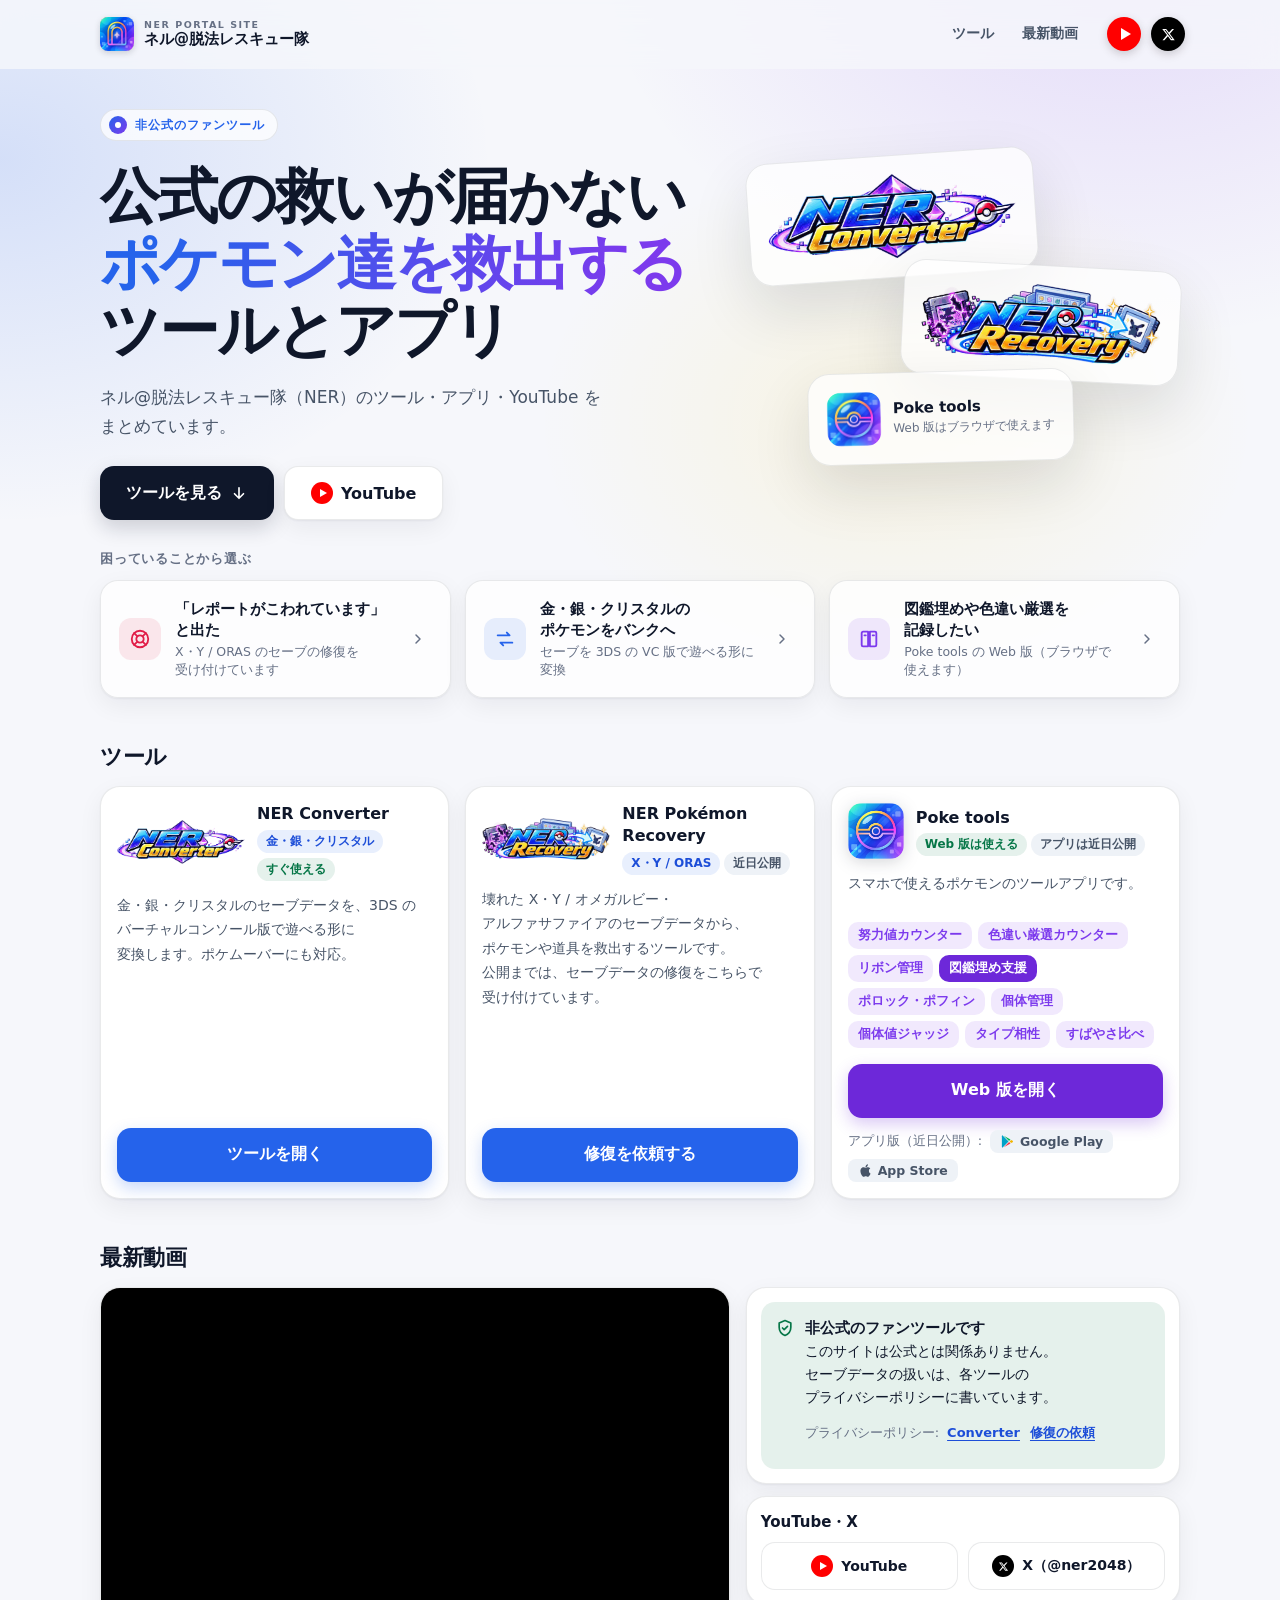
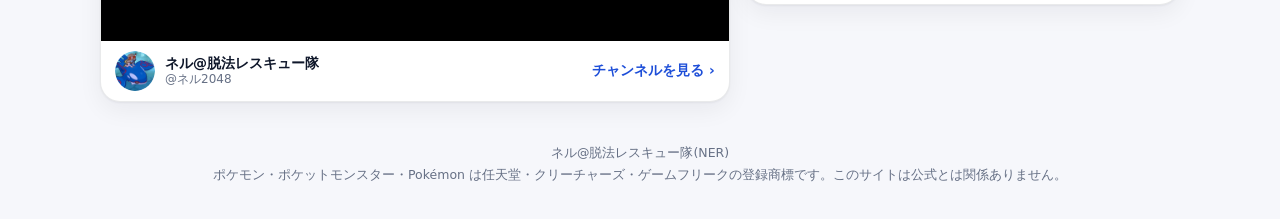
<file: index.html>
<!doctype html>
<html lang="ja">
<head>
<meta charset="utf-8">
<meta name="viewport" content="width=device-width, initial-scale=1">
<meta http-equiv="Cache-Control" content="no-cache">
<!-- YouTube の埋め込みは、どのサイトから開いたか(リファラー)が届かないと「エラー 153」になる -->
<meta name="referrer" content="strict-origin-when-cross-origin">
<title>ネル@脱法レスキュー隊 | NER PORTAL SITE</title>
<meta name="apple-mobile-web-app-title" content="NER PORTAL">
<link rel="apple-touch-icon" sizes="180x180" href="apple-touch-icon.png">
<link rel="icon" type="image/png" sizes="192x192" href="img/portal-icon-192.png">
<meta name="description" content="公式からの救い手が及ばないポケモン達を救出するために活動しています。NER Converter・NER Pokémon Recovery とアプリ、YouTube・X のまとめページです。">
<meta property="og:title" content="ネル@脱法レスキュー隊 | NER PORTAL SITE">
<meta property="og:description" content="ポケモンのセーブデータ用ツールとアプリ、YouTube・X のまとめ">
<meta property="og:image" content="https://noctis1008-wq.github.io/img/converter.png">
<style>
:root{
  --bg:#f6f7fb;--card:#fff;--glass:rgba(255,255,255,.74);--line:rgba(15,23,42,.09);--text:#0f172a;--sub:#475467;--mute:#667085;
  --blue:#2563eb;--blue2:#1d4ed8;--violet:#7c3aed;--violet-btn:#6d28d9;--red:#e11d48;--ok:#067647;
  --soft-b:rgba(37,99,235,.1);--soft-v:rgba(124,58,237,.11);--soft-r:rgba(225,29,72,.1);--soft-ok:rgba(6,118,71,.1);--chip:#eef2f7;
  --shadow:0 1px 2px rgba(15,23,42,.05),0 8px 24px rgba(15,23,42,.06);--glow1:rgba(37,99,235,.16);--glow2:rgba(124,58,237,.16);--glow3:rgba(255,206,0,.10);
  --top:rgba(246,247,251,.82);--pri-bg:#0f172a;--pri-fg:#fff;--x-bg:#000;--x-fg:#fff;
  color-scheme:light;
}
@media (prefers-color-scheme:dark){:root:not([data-theme="light"]){
  --bg:#0b1020;--card:#121a2e;--glass:rgba(18,26,46,.72);--line:rgba(255,255,255,.1);--text:#eef2ff;--sub:#b6c0d4;--mute:#8d99b0;
  --blue:#6b95ff;--blue2:#8fb0ff;--violet:#a78bfa;--violet-btn:#7c3aed;--red:#fb7185;--ok:#4ade80;
  --soft-b:rgba(107,149,255,.14);--soft-v:rgba(167,139,250,.15);--soft-r:rgba(251,113,133,.14);--soft-ok:rgba(74,222,128,.12);--chip:#1d273d;
  --shadow:0 1px 2px rgba(0,0,0,.3),0 10px 30px rgba(0,0,0,.35);--glow1:rgba(37,99,235,.28);--glow2:rgba(124,58,237,.30);--glow3:rgba(255,206,0,0);
  --top:rgba(11,16,32,.8);--pri-bg:#eef2ff;--pri-fg:#0b1020;--x-bg:#fff;--x-fg:#000;color-scheme:dark}}
:root[data-theme="dark"]{
  --bg:#0b1020;--card:#121a2e;--glass:rgba(18,26,46,.72);--line:rgba(255,255,255,.1);--text:#eef2ff;--sub:#b6c0d4;--mute:#8d99b0;
  --blue:#6b95ff;--blue2:#8fb0ff;--violet:#a78bfa;--violet-btn:#7c3aed;--red:#fb7185;--ok:#4ade80;
  --soft-b:rgba(107,149,255,.14);--soft-v:rgba(167,139,250,.15);--soft-r:rgba(251,113,133,.14);--soft-ok:rgba(74,222,128,.12);--chip:#1d273d;
  --shadow:0 1px 2px rgba(0,0,0,.3),0 10px 30px rgba(0,0,0,.35);--glow1:rgba(37,99,235,.28);--glow2:rgba(124,58,237,.30);--glow3:rgba(255,206,0,0);
  --top:rgba(11,16,32,.8);--pri-bg:#eef2ff;--pri-fg:#0b1020;--x-bg:#fff;--x-fg:#000;color-scheme:dark}
*{box-sizing:border-box}
html{scroll-behavior:smooth;scroll-padding-top:72px}
body{margin:0;background:var(--bg);color:var(--text);font-family:"Noto Sans JP","Hiragino Sans","Hiragino Kaku Gothic ProN",system-ui,-apple-system,"Segoe UI","Yu Gothic UI",Meiryo,sans-serif;
  font-feature-settings:"palt";-webkit-font-smoothing:antialiased;word-break:auto-phrase;line-break:strict;
  background-image:radial-gradient(60% 600px at 88% -80px,var(--glow2),transparent 70%),radial-gradient(55% 520px at 0% 160px,var(--glow1),transparent 70%),radial-gradient(40% 380px at 70% 420px,var(--glow3),transparent 70%);background-repeat:no-repeat}
a{color:inherit;text-decoration:none}
:focus-visible{outline:3px solid var(--blue);outline-offset:2px;border-radius:10px}
/* 上部バー */
.top{position:sticky;top:0;z-index:10;background:var(--top);backdrop-filter:saturate(1.4) blur(14px);-webkit-backdrop-filter:saturate(1.4) blur(14px);border-bottom:1px solid transparent}
.top-in{max-width:1160px;margin:0 auto;display:flex;align-items:center;justify-content:space-between;height:60px;padding:0 10px 0 18px}
.brand{display:flex;align-items:center;gap:10px;min-height:44px}
.brand img{width:30px;height:30px;border-radius:8px;box-shadow:0 2px 6px rgba(16,24,40,.18)}
.brand span{display:flex;flex-direction:column;line-height:1.15;font-weight:700;font-size:14px}
.brand small{font-size:9.5px;letter-spacing:.16em;color:var(--mute);font-weight:700}
.nav{display:flex;align-items:center}
.nav .lk{display:none;font-size:14px;font-weight:600;color:var(--sub);padding:0 14px;height:44px;align-items:center}
.nav .lk:hover{color:var(--text)}
/* 小さいアイコンは見た目の大きさのまま、押せる範囲を 44px にする */
.hit{width:44px;height:44px;display:grid;place-items:center;border-radius:50%}
.si{width:34px;height:34px;border-radius:50%;display:grid;place-items:center;box-shadow:0 3px 10px rgba(0,0,0,.18);transition:transform .15s}
.hit:hover .si{transform:translateY(-1px)}
.yt{background:#f00}.yt i{width:0;height:0;margin-left:3px;border-top:6px solid transparent;border-bottom:6px solid transparent;border-left:10px solid #fff}
.xx{background:var(--x-bg);color:var(--x-fg)}.xx svg{width:15px;height:15px}
.wrap{max-width:1160px;margin:0 auto;padding:0 24px}
/* 最初の画面 */
.hero{padding-top:26px}
.eyebrow{display:inline-flex;align-items:center;gap:8px;font-size:12px;font-weight:700;letter-spacing:.08em;color:var(--blue);padding:6px 12px 6px 8px;border-radius:999px;background:var(--glass);border:1px solid var(--line)}
.eyebrow .dot{width:18px;height:18px;border-radius:50%;background:linear-gradient(135deg,var(--blue),var(--violet));display:grid;place-items:center}
.eyebrow .dot::after{content:"";width:6px;height:6px;border-radius:50%;background:#fff}
h1{font-weight:900;letter-spacing:-.035em;line-height:1.18;font-size:34px;margin:18px 0 14px}
h1 .l{display:block;word-break:keep-all}
.grad{background-image:linear-gradient(100deg,var(--blue) 10%,var(--violet) 90%);-webkit-background-clip:text;background-clip:text;color:transparent}
.lead{font-size:15px;line-height:1.75;color:var(--sub);margin:0;text-wrap:pretty}
.ctas{display:flex;gap:10px;margin-top:24px}
.btn{min-height:50px;padding:0 20px;border-radius:14px;display:inline-flex;align-items:center;justify-content:center;gap:8px;font-weight:700;font-size:15px;white-space:nowrap;transition:transform .15s,box-shadow .15s}
.btn:hover{transform:translateY(-1px)}
.btn svg{width:18px;height:18px;flex:none}
.btn.pri{background:var(--pri-bg);color:var(--pri-fg);box-shadow:0 8px 20px rgba(15,23,42,.18);flex:1.2}
.btn.sec{background:var(--card);border:1px solid var(--line);box-shadow:var(--shadow);flex:1}
.btn .si{width:22px;height:22px;box-shadow:none}.btn .yt i{border-top-width:4px;border-bottom-width:4px;border-left-width:7px;margin-left:2px}
.float{display:none}
.kicker{font-size:13px;font-weight:700;color:var(--mute);letter-spacing:.06em;margin:34px 0 12px}
.picks{display:grid;gap:10px}
.pick{display:flex;align-items:center;gap:14px;padding:14px 12px 14px 14px;border-radius:18px;background:var(--glass);border:1px solid var(--line);box-shadow:var(--shadow);min-height:72px;transition:transform .15s,border-color .15s}
.pick:hover{transform:translateY(-2px);border-color:rgba(37,99,235,.35)}
.ic{flex:none;width:42px;height:42px;border-radius:12px;display:grid;place-items:center}
.ic svg{width:22px;height:22px;fill:none;stroke:currentColor;stroke-width:2;stroke-linecap:round;stroke-linejoin:round}
.ic.r{background:var(--soft-r);color:var(--red)}.ic.c{background:var(--soft-b);color:var(--blue)}.ic.p{background:var(--soft-v);color:var(--violet)}
.pt{flex:1;min-width:0}
.pt b{display:block;font-size:15px;font-weight:700;line-height:1.4;text-wrap:pretty}
.pt small{display:block;font-size:12.5px;color:var(--mute);margin-top:2px;line-height:1.45}
.chev{flex:none;width:28px;height:28px;display:grid;place-items:center;color:var(--mute)}
.chev svg{width:16px;height:16px;fill:none;stroke:currentColor;stroke-width:2.2;stroke-linecap:round;stroke-linejoin:round}
/* 見出し */
h2{font-size:22px;font-weight:800;letter-spacing:-.02em;margin:44px 0 14px}
/* ツール */
.tools{display:grid;gap:12px}
.card{background:var(--card);border:1px solid var(--line);border-radius:20px;box-shadow:var(--shadow)}
.tool{padding:16px;display:flex;flex-direction:column}
.tool-top{display:flex;align-items:center;gap:12px}
.tool-top .logo{width:128px;height:auto;flex:none}
.tool-top .icon{width:56px;height:56px;flex:none;border-radius:14px;filter:drop-shadow(0 3px 8px rgba(16,24,40,.18))}
.tool-top b{display:block;font-size:16px;line-height:1.35}
.tag{display:inline-flex;align-items:center;font-size:12px;font-weight:700;padding:3px 9px;border-radius:999px;background:var(--chip);color:var(--sub);margin:5px 4px 0 0}
.tag.b{background:var(--soft-b);color:var(--blue2)}.tag.ok{background:var(--soft-ok);color:var(--ok)}
.tool p{font-size:14px;color:var(--sub);line-height:1.75;margin:12px 0 0;flex:1}
.tool .btn{margin-top:14px;background:#2563eb;color:#fff;box-shadow:0 6px 16px rgba(37,99,235,.25);font-size:16px}
.tool .btn.v{background:var(--violet-btn);box-shadow:0 6px 16px rgba(109,40,217,.25)}
.chips{display:flex;flex-wrap:wrap;gap:6px;margin-top:10px;padding:0;list-style:none}
.chips li{font-size:12.5px;font-weight:700;padding:5px 10px;border-radius:10px;background:var(--soft-v);color:var(--violet)}
.chips li.hl{background:var(--violet-btn);color:#fff}
.stores{display:flex;flex-wrap:wrap;align-items:center;gap:6px 8px;margin-top:12px;font-size:13px;color:var(--mute)}
.store{flex:none;white-space:nowrap;display:inline-flex;align-items:center;gap:5px;padding:4px 10px;border-radius:8px;background:var(--chip);color:var(--sub);font-weight:700;font-size:12.5px;cursor:default}
.store svg{width:15px;height:15px}
/* 動画・このサイトについて */
.lower{display:grid;gap:12px}
.video{overflow:hidden}
.video-frame{position:relative;aspect-ratio:16/9;background:#000}
.video-frame iframe{position:absolute;inset:0;width:100%;height:100%;border:0}
.video-foot{display:flex;align-items:center;gap:10px;padding:10px 14px;min-height:60px}
.ch-icon{width:40px;height:40px;border-radius:50%;flex:none}
.video-foot>span:nth-of-type(1){display:flex;flex-direction:column;line-height:1.3;margin-right:auto;min-width:0}
.video-foot b{font-size:14px;white-space:nowrap;overflow:hidden;text-overflow:ellipsis}.video-foot small{font-size:12px;color:var(--mute)}
.ch-go{font-weight:700;font-size:14px;color:var(--blue2);white-space:nowrap}
.video-empty{display:flex;align-items:center;gap:14px;padding:22px}
.video-empty .ch-icon{width:52px;height:52px}
.video-empty b{display:block;font-size:16px}.video-empty span{color:var(--sub);font-size:13.5px}
.side{display:grid;gap:12px;align-content:start}
.trust{display:flex;gap:10px;padding:14px;border-radius:14px;background:var(--soft-ok);color:var(--text);font-size:13.5px;line-height:1.7}
.trust svg{width:20px;height:20px;flex:none;margin-top:2px;fill:none;stroke:var(--ok);stroke-width:2;stroke-linecap:round;stroke-linejoin:round}
.trust b{display:block;font-size:14.5px}
.trust a{color:var(--blue2);font-weight:700;text-decoration:underline;text-underline-offset:3px;display:inline-flex;align-items:center;min-height:44px;padding:0 2px}
.trust .pp{display:flex;flex-wrap:wrap;align-items:center;gap:0 6px;margin-top:2px;color:var(--mute);font-size:13px}
.box{padding:14px}
.box h3{margin:2px 0 10px;font-size:15px;font-weight:800}
.sns{display:grid;grid-template-columns:1fr 1fr;gap:10px}
.sns a{min-height:48px;border-radius:14px;border:1px solid var(--line);display:flex;align-items:center;justify-content:center;gap:8px;font-weight:700;font-size:14px;background:var(--card)}
.sns a:hover{border-color:rgba(37,99,235,.35)}
.sns .si{width:22px;height:22px;box-shadow:none}.sns .yt i{border-top-width:4px;border-bottom-width:4px;border-left-width:7px;margin-left:2px}.sns .xx svg{width:11px;height:11px}
footer{text-align:center;margin:40px 0 0;padding:0 16px 32px;color:var(--mute);font-size:12.5px;line-height:1.8}
@media (min-width:900px){
  .top-in{height:68px;padding:0 30px 0 40px}
  .brand img{width:34px;height:34px}.brand span{font-size:15px}
  .nav .lk{display:inline-flex}.nav .gap{width:10px}
  .wrap{padding:0 40px}
  .hero{display:grid;grid-template-columns:1.15fr .85fr;gap:40px;align-items:center;padding-top:40px}
  h1{font-size:60px;line-height:1.12;margin:22px 0 18px}
  .lead{font-size:17px}
  .btn{min-height:54px;padding:0 26px;font-size:16px}
  .btn.pri,.btn.sec{flex:none}
  .float{display:block;position:relative;height:360px}
  .fc{position:absolute;background:var(--glass);border:1px solid var(--line);border-radius:22px;box-shadow:0 24px 60px rgba(15,23,42,.12);padding:18px;transition:transform .2s}
  .fc img{display:block;height:auto}
  .fc.f1{left:10px;top:20px;transform:rotate(-4deg)}.fc.f1 img{width:250px}
  .fc.f2{right:0;top:130px;transform:rotate(3deg)}.fc.f2 img{width:240px}
  .fc.f3{left:70px;top:236px;display:flex;align-items:center;gap:12px;transform:rotate(-1.5deg)}.fc.f3 img{width:54px;border-radius:14px}
  .fc.f3 b{font-size:15px;display:block}.fc.f3 small{font-size:12px;color:var(--mute)}
  .kicker{margin:30px 0 12px}
  .picks{grid-template-columns:repeat(3,1fr);gap:14px}
  .pick{padding:18px;min-height:88px}
  .tools{grid-template-columns:repeat(3,1fr);gap:16px}
  .tool .btn{margin-top:auto}
  .tool p{margin-bottom:16px}
  .lower{grid-template-columns:1.45fr 1fr;gap:16px;align-items:start}
}
@media (prefers-reduced-motion:reduce){html{scroll-behavior:auto}*{transition:none!important}}
</style>
</head>
<body>
<header class="top"><div class="top-in">
  <a class="brand" href="./" aria-label="NER PORTAL SITE トップ"><img src="img/portal-icon-192.png" width="192" height="192" alt=""><span><small>NER PORTAL SITE</small>ネル@脱法レスキュー隊</span></a>
  <nav class="nav" aria-label="サイト内とSNS">
    <a class="lk" href="#tools">ツール</a><a class="lk" href="#latest">最新動画</a><span class="gap"></span>
    <a class="hit" href="https://www.youtube.com/@%E3%83%8D%E3%83%AB2048" target="_blank" rel="noopener noreferrer" aria-label="YouTube"><span class="si yt"><i></i></span></a>
    <a class="hit" href="https://x.com/ner2048" target="_blank" rel="noopener noreferrer" aria-label="X"><span class="si xx"><svg viewBox="0 0 24 24" aria-hidden="true"><path fill="currentColor" d="M17.75 3h3.07l-6.7 7.66L22 21h-6.17l-4.83-6.32L5.47 21H2.4l7.17-8.2L2 3h6.33l4.37 5.77zm-1.08 16.18h1.7L7.4 4.73H5.58z"/></svg></span></a>
  </nav>
</div></header>
<main class="wrap">
  <section class="hero">
    <div>
      <span class="eyebrow"><span class="dot"></span>非公式のファンツール</span>
      <h1><span class="l">公式の救いが届かない</span><span class="l"><span class="grad">ポケモン達を救出する</span></span><span class="l">ツールとアプリ</span></h1>
      <p class="lead">ネル@脱法レスキュー隊（NER）のツール・アプリ・YouTube をまとめています。</p>
      <div class="ctas">
        <a class="btn pri" href="#tools">ツールを見る<svg viewBox="0 0 24 24" fill="none" stroke="currentColor" stroke-width="2.2" stroke-linecap="round" stroke-linejoin="round" aria-hidden="true"><path d="M12 5v14M6 13l6 6 6-6"/></svg></a>
        <a class="btn sec" href="https://www.youtube.com/@%E3%83%8D%E3%83%AB2048" target="_blank" rel="noopener noreferrer"><span class="si yt"><i></i></span>YouTube</a>
      </div>
    </div>
    <div class="float" aria-hidden="true">
      <div class="fc f1"><img src="img/converter.png" width="720" height="245" alt=""></div>
      <div class="fc f2"><img src="img/recovery.png" width="720" height="232" alt=""></div>
      <div class="fc f3"><img src="img/poketools.png" width="216" height="216" alt=""><span><b>Poke tools</b><small>Web 版はブラウザで使えます</small></span></div>
    </div>
  </section>

  <p class="kicker" id="pick-h">困っていることから選ぶ</p>
  <nav class="picks" aria-labelledby="pick-h">
    <a class="pick" href="repair-request/"><span class="ic r" aria-hidden="true"><svg viewBox="0 0 24 24"><circle cx="12" cy="12" r="9"/><circle cx="12" cy="12" r="4"/><path d="M5.6 5.6l3.6 3.6M14.8 14.8l3.6 3.6M18.4 5.6l-3.6 3.6M9.2 14.8l-3.6 3.6"/></svg></span><span class="pt"><b>「レポートがこわれています」と出た</b><small>X・Y / ORAS のセーブの修復を受け付けています</small></span><span class="chev" aria-hidden="true"><svg viewBox="0 0 24 24"><path d="M9 6l6 6-6 6"/></svg></span></a>
    <a class="pick" href="converter/"><span class="ic c" aria-hidden="true"><svg viewBox="0 0 24 24"><path d="M4 8h13l-3-3M20 16H7l3 3"/></svg></span><span class="pt"><b>金・銀・クリスタルのポケモンをバンクへ</b><small>セーブを 3DS の VC 版で遊べる形に変換</small></span><span class="chev" aria-hidden="true"><svg viewBox="0 0 24 24"><path d="M9 6l6 6-6 6"/></svg></span></a>
    <a class="pick" href="poke-tools/"><span class="ic p" aria-hidden="true"><svg viewBox="0 0 24 24"><path d="M4 5.5A1.5 1.5 0 0 1 5.5 4H11v16H5.5A1.5 1.5 0 0 1 4 18.5zM13 4h5.5A1.5 1.5 0 0 1 20 5.5v13a1.5 1.5 0 0 1-1.5 1.5H13z"/><path d="M7 8h1.5M16 8h1.5"/></svg></span><span class="pt"><b>図鑑埋めや色違い厳選を記録したい</b><small>Poke tools の Web 版（ブラウザで使えます）</small></span><span class="chev" aria-hidden="true"><svg viewBox="0 0 24 24"><path d="M9 6l6 6-6 6"/></svg></span></a>
  </nav>

  <h2 id="tools">ツール</h2>
  <section class="tools">
    <article class="card tool">
      <div class="tool-top"><img class="logo" src="img/converter.png" width="720" height="245" alt="NER Converter" decoding="async"><div><b>NER Converter</b><span class="tag b">金・銀・クリスタル</span><span class="tag ok">すぐ使える</span></div></div>
      <p>金・銀・クリスタルのセーブデータを、3DS のバーチャルコンソール版で遊べる形に変換します。ポケムーバーにも対応。</p>
      <a class="btn" href="converter/">ツールを開く</a>
    </article>
    <!-- いまは修復依頼ページへつなぐ。Recovery を公開したら href を Pokemon-Save-Rescue/ にし、近日公開の札と説明文・ボタンの文言を戻す -->
    <article class="card tool">
      <div class="tool-top"><img class="logo" src="img/recovery.png" width="720" height="232" alt="NER Pokémon Recovery" decoding="async"><div><b>NER Pokémon Recovery</b><span class="tag b">X・Y / ORAS</span><span class="tag">近日公開</span></div></div>
      <p>壊れた X・Y / オメガルビー・アルファサファイアのセーブデータから、ポケモンや道具を救出するツールです。公開までは、セーブデータの修復をこちらで受け付けています。</p>
      <a class="btn" href="repair-request/">修復を依頼する</a>
    </article>
    <article class="card tool">
      <div class="tool-top"><img class="icon" src="img/poketools.png" width="216" height="216" alt="Poke tools のアイコン" decoding="async"><div><b>Poke tools</b><span class="tag ok">Web 版は使える</span><span class="tag">アプリは近日公開</span></div></div>
      <p>スマホで使えるポケモンのツールアプリです。</p>
      <ul class="chips" aria-label="入っているツール"><li>努力値カウンター</li><li>色違い厳選カウンター</li><li>リボン管理</li><li class="hl">図鑑埋め支援</li><li>ポロック・ポフィン</li><li>個体管理</li><li>個体値ジャッジ</li><li>タイプ相性</li><li>すばやさ比べ</li></ul>
      <a class="btn v" href="poke-tools/">Web 版を開く</a>
      <!-- アプリを公開したら、下の2つを href 付きの <a> にして「近日公開」を消す -->
      <div class="stores">アプリ版（近日公開）:
        <span class="store" aria-disabled="true" title="近日公開"><svg viewBox="0 0 24 24" aria-hidden="true"><path fill="#00a2c7" d="M3.84 2.15 13.69 12l-9.85 9.85A1.6 1.6 0 0 1 3 20.5v-17c0-.59.34-1.11.84-1.35z"/><path fill="#f2b600" d="m17.89 9.5 2.27 1.31c.34.27.59.69.59 1.19s-.22.9-.57 1.18l-2.29 1.32L15.39 12z"/><path fill="#00b85c" d="M6.05 2.66 16.81 8.88l-2.27 2.27z"/><path fill="#f63448" d="m16.81 15.12-10.76 6.22 8.49-8.49z"/></svg>Google Play</span>
        <span class="store" aria-disabled="true" title="近日公開"><svg viewBox="0 0 24 24" aria-hidden="true"><path fill="currentColor" d="M18.71 19.5c-.83 1.24-1.71 2.45-3.05 2.47-1.34.03-1.77-.79-3.29-.79-1.53 0-2 .77-3.27.82-1.31.05-2.3-1.32-3.14-2.53C4.25 17 2.94 12.45 4.7 9.39c.87-1.52 2.43-2.48 4.12-2.51 1.28-.02 2.5.87 3.29.87.78 0 2.26-1.07 3.81-.91.65.03 2.47.26 3.64 1.98-.09.06-2.17 1.28-2.15 3.81.03 3.02 2.65 4.03 2.68 4.04-.03.07-.42 1.44-1.38 2.83M13 3.5c.73-.83 1.94-1.46 2.94-1.5.13 1.17-.34 2.35-1.04 3.19-.69.85-1.83 1.51-2.95 1.42-.15-1.15.41-2.35 1.05-3.11z"/></svg>App Store</span></div>
    </article>
  </section>

  <h2 id="latest">最新動画</h2>
  <div class="lower">
    <section class="card video" id="video"></section>
    <div class="side">
      <section class="card box">
        <div class="trust"><svg viewBox="0 0 24 24" aria-hidden="true"><path d="M12 3l7 3v5c0 5-3.5 8.5-7 10-3.5-1.5-7-5-7-10V6z"/><path d="M9 12l2 2 4-4"/></svg>
          <div><b>非公式のファンツールです</b>このサイトは公式とは関係ありません。セーブデータの扱いは、各ツールのプライバシーポリシーに書いています。<span class="pp">プライバシーポリシー:<a href="converter/privacy.html">Converter</a><a href="repair-request/privacy.html">修復の依頼</a></span></div></div>
      </section>
      <section class="card box">
        <h3>YouTube・X</h3>
        <div class="sns">
          <a href="https://www.youtube.com/@%E3%83%8D%E3%83%AB2048" target="_blank" rel="noopener noreferrer"><span class="si yt" aria-hidden="true"><i></i></span>YouTube</a>
          <a href="https://x.com/ner2048" target="_blank" rel="noopener noreferrer"><span class="si xx" aria-hidden="true"><svg viewBox="0 0 24 24" aria-hidden="true"><path fill="currentColor" d="M17.75 3h3.07l-6.7 7.66L22 21h-6.17l-4.83-6.32L5.47 21H2.4l7.17-8.2L2 3h6.33l4.37 5.77zm-1.08 16.18h1.7L7.4 4.73H5.58z"/></svg></span>X（@ner2048）</a>
        </div>
      </section>
    </div>
  </div>
</main>
<footer>ネル@脱法レスキュー隊(NER)<br>ポケモン・ポケットモンスター・Pokémon は任天堂・クリーチャーズ・ゲームフリークの登録商標です。このサイトは公式とは関係ありません。</footer>
<script>
// YouTube のチャンネル ID(UC で始まる文字列)を入れると、最新の動画がここに表示される。
// 空のあいだは、チャンネルへのリンクだけを出す。
const YT_CHANNEL_ID = "UCuv7zpLLJHIHn0xw_sAEwPQ";
const YT_URL = "https://www.youtube.com/@%E3%83%8D%E3%83%AB2048";
(function(){
  const box=document.getElementById('video');
    if(/^UC[\w-]{22}$/.test(YT_CHANNEL_ID)){
    // チャンネルの「アップロード動画」の再生リスト(UC → UU)。いちばん新しい動画から再生される
    const list='UU'+YT_CHANNEL_ID.slice(2);
    box.innerHTML='<div class="video-frame"><iframe src="https://www.youtube-nocookie.com/embed/videoseries?list='+list+'" title="ネル@脱法レスキュー隊 の最新動画" loading="lazy" referrerpolicy="strict-origin-when-cross-origin" allow="accelerometer; encrypted-media; gyroscope; picture-in-picture; web-share" allowfullscreen></iframe></div>'+
      '<a class="video-foot" href="'+YT_URL+'" target="_blank" rel="noopener noreferrer"><img class="ch-icon" src="img/channel.png" width="192" height="192" alt=""><span><b>ネル@脱法レスキュー隊</b><small>@ネル2048</small></span><span class="ch-go">チャンネルを見る ›</span></a>';
  }else{
    box.innerHTML='<a class="video-empty" href="'+YT_URL+'" target="_blank" rel="noopener noreferrer">'+'<img class="ch-icon" src="img/channel.png" width="192" height="192" alt="">'+'<div><b>YouTube で最新動画を見る</b><span>ネル@脱法レスキュー隊 のチャンネルを開きます</span></div></a>';
  }
})();
</script>
</body>
</html>
</file>
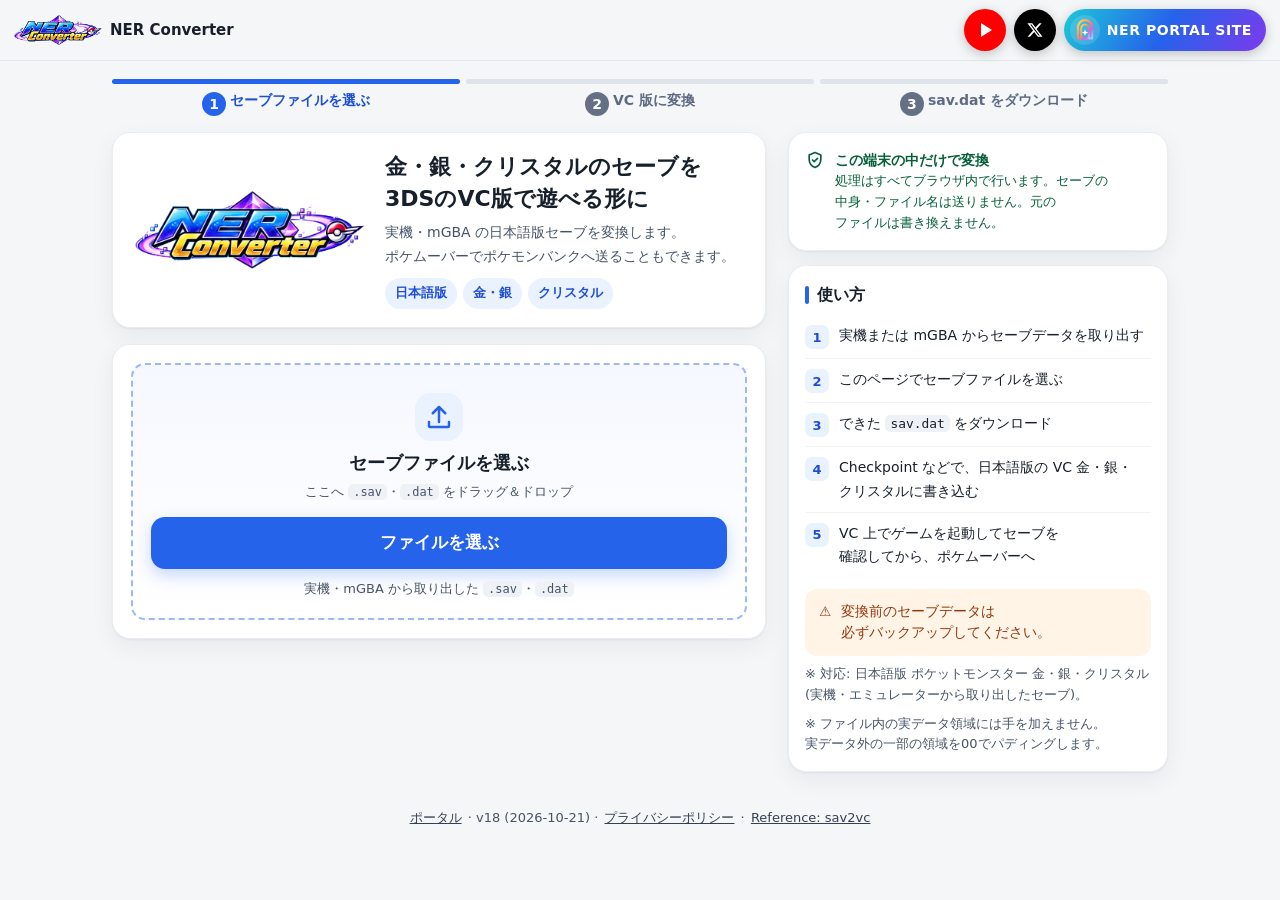
<file: converter/index.html>
<!doctype html>
<html lang="ja">
<head>
  <meta charset="utf-8">
  <meta name="viewport" content="width=device-width, initial-scale=1, viewport-fit=cover">
  <meta name="theme-color" content="#f4f6f8">
  <title>ポケモン金銀クリスタル→VC版変換（ポケムーバー対応） | NER Converter</title>
  <!-- 末尾の ?v= はブラウザのキャッシュ対策。app.js の APP_VERSION を上げたら、
       index.html と privacy.html のこの数字も同じ値に揃えること。 -->
  <link rel="stylesheet" href="style.css?v=18">
</head>
<body>
<a class="skip-link" href="#main">本文へ移動</a>
<!-- v17: 上部のバー(NER Pokémon Recovery と同じ)。YouTube・X・NER PORTAL はここに入れ、画面に重ならないようにした -->
<header class="topbar">
  <a class="brand" href="./" aria-label="NER Converter トップ"><img src="logo.webp?v=18" width="1200" height="409" alt=""><span>NER Converter</span></a>
  <nav class="topbar-links" aria-label="外部リンク">
    <a class="social-icon youtube-icon" href="https://www.youtube.com/@%E3%83%8D%E3%83%AB2048" target="_blank" rel="noopener noreferrer" aria-label="YouTube(新しいタブ)" title="YouTube"><span class="youtube-play" aria-hidden="true"></span></a>
    <a class="social-icon x-icon" href="https://x.com/ner2048" target="_blank" rel="noopener noreferrer" aria-label="X(新しいタブ)" title="X"><svg viewBox="0 0 24 24" aria-hidden="true"><path fill="currentColor" d="M17.8 3h3.1l-6.8 7.7L22 21h-6.2l-4.9-6.4L5.3 21H2.2l7.2-8.3L1.9 3h6.4l4.4 5.8zm-1.1 16.2h1.7L7.4 4.7H5.6z"/></svg></a>
    <a class="portal-badge" href="https://noctis1008-wq.github.io/" title="NER PORTAL SITE"><svg viewBox="0 0 32 32" aria-hidden="true"><defs><linearGradient id="pbG" x1="0" y1="0" x2="1" y2="1"><stop offset="0" stop-color="#ffe14d"/><stop offset=".45" stop-color="#ff8a5c"/><stop offset=".75" stop-color="#ff4fd8"/><stop offset="1" stop-color="#9fd0ff"/></linearGradient></defs><path d="M8.5 25V13a7.5 7.5 0 0 1 15 0v12z" fill="none" stroke="url(#pbG)" stroke-width="2.4" stroke-linejoin="round"/><path d="M12 25V14.2a4 4 0 0 1 8 0V25" fill="none" stroke="url(#pbG)" stroke-width="2" stroke-linejoin="round"/><path d="M16 15.2l.9 2.6 2.6.9-2.6.9-.9 2.6-.9-2.6-2.6-.9 2.6-.9z" fill="#fff"/></svg><span>NER PORTAL<span class="portal-site"> SITE</span></span></a>
  </nav>
</header>
<!-- v17: 手順の表示(1 選ぶ → 2 変換 → 3 ダウンロード)。app.js の setStep() で切り替える -->
<ol class="steps" id="steps" aria-label="手順">
  <li class="step now" data-step="1" aria-current="step"><i class="bar"></i><span><b>1</b><span class="s-short">選ぶ</span><span class="s-long">セーブファイルを選ぶ</span></span></li>
  <li class="step" data-step="2"><i class="bar"></i><span><b>2</b><span class="s-short">変換</span><span class="s-long">VC 版に変換</span></span></li>
  <li class="step" data-step="3"><i class="bar"></i><span><b>3</b><span class="s-short">ダウンロード</span><span class="s-long">sav.dat をダウンロード</span></span></li>
</ol>

<main class="wrap" id="main">
  <div class="layout">
  <div class="col-main">
    <section class="hero card-d">
      <h1 class="brand-h1">
        <img class="brand-logo" src="logo.webp?v=18" width="1200" height="409"
             alt="ポケモン金銀クリスタル→VC版変換（ポケムーバー対応） NER Converter">
      </h1>
      <div class="hero-text">
        <p class="hero-title">金・銀・クリスタルのセーブを<br class="m-br">3DSのVC版で遊べる形に</p>
        <p class="lead">実機・mGBA の日本語版セーブを変換します。<br class="m-br">ポケムーバーでポケモンバンクへ送ることもできます。</p>
        <p class="games"><span>日本語版</span><span>金・銀</span><span>クリスタル</span></p>
      </div>
    </section>

    <section class="card upload-card" id="uploadCard" aria-label="セーブファイルを選ぶ">
      <label class="drop" id="drop">
        <input id="file" type="file" accept=".sav,.dat,application/octet-stream">
        <span class="drop-icon" aria-hidden="true"><svg viewBox="0 0 24 24" fill="none" stroke="currentColor" stroke-width="2" stroke-linecap="round" stroke-linejoin="round"><path d="M12 16V4M7 9l5-5 5 5"/><path d="M4 16v3a1 1 0 0 0 1 1h14a1 1 0 0 0 1-1v-3"/></svg></span>
        <span class="drop-title">セーブファイルを選ぶ</span>
        <span class="drop-sub"><span class="when-touch">パソコンでは、ここへドラッグ＆ドロップ</span><span class="when-mouse">ここへ <code>.sav</code>・<code>.dat</code> をドラッグ＆ドロップ</span></span>
        <span class="button drop-button" aria-hidden="true"><span class="pick-first">ファイルを選ぶ</span><span class="pick-again">別のファイルを選ぶ</span></span>
        <span class="drop-fmt">実機・mGBA から取り出した <code>.sav</code>・<code>.dat</code></span>
      </label>

      <div class="trust trust-m"><svg viewBox="0 0 24 24" aria-hidden="true" fill="none" stroke="currentColor" stroke-width="2" stroke-linecap="round" stroke-linejoin="round"><path d="M12 3l7 3v5c0 5-3.5 8.5-7 10-3.5-1.5-7-5-7-10V6z"/><path d="M9 12l2 2 4-4"/></svg><p><b>セーブはこの端末の中だけで変換します</b>元のファイルは書き換えません。セーブの中身やファイル名を外部へ送ることはありません。</p></div>

      <div id="status" class="status hidden" role="status" aria-live="polite"></div>

      <!-- v17: 変換できなかったとき(文言は app.js が #status に入れたものをそのまま使う) -->
      <div id="errorCard" class="error-card hidden" role="alert">
        <h2 class="error-title"><span aria-hidden="true">⚠️</span>このファイルは変換できませんでした</h2>
        <div class="errbox" id="errorText"></div>
        <h3 class="sec-h">確かめてください</h3>
        <ul class="chk">
          <li>日本語版の 金・銀・クリスタル のセーブですか？（別の言語版は非対応）</li>
          <li>実機・mGBA から取り出したセーブ（.sav／.dat）ですか？</li>
          <li>壊れたセーブは変換できません。元のセーブは書き換えていません。</li>
        </ul>
        <label class="button" for="file">別のファイルを選ぶ</label>
      </div>

      <div id="result" class="result hidden">
        <div class="result-head">
          <span class="ok-big" aria-hidden="true"><svg viewBox="0 0 24 24" fill="none" stroke="currentColor" stroke-width="2.6" stroke-linecap="round" stroke-linejoin="round"><path d="M5 12.5l4.5 4.5L19 7.5"/></svg></span>
          <div class="result-head-text"><h2>変換できました</h2><p id="gameShort"></p></div>
          <label class="again" for="file">別のファイル</label>
        </div>
        <div class="file-row"><span class="fi" aria-hidden="true"><svg viewBox="0 0 24 24" fill="none" stroke="currentColor" stroke-width="2" stroke-linecap="round" stroke-linejoin="round"><path d="M14 3H7a2 2 0 0 0-2 2v14a2 2 0 0 0 2 2h10a2 2 0 0 0 2-2V8z"/><path d="M14 3v5h5"/></svg></span><div><b>sav.dat</b><small>VC 版で使うセーブデータ</small></div></div>
        <div class="kv">
          <div class="result-row"><span>判定</span><strong id="game"></strong></div>
          <div class="result-row"><span>入力サイズ</span><strong id="size"></strong></div>
          <div class="result-row"><span>チェックサム</span><strong><i class="ok-ic" aria-hidden="true">✓</i><span id="checksum"></span></strong></div>
          <div class="result-row"><span>VC互換パッチ</span><strong><i class="ok-ic" aria-hidden="true">✓</i>適用済み</strong></div>
        </div>
        <div class="dock" id="dock">
          <p class="dock-meta"><span id="dockGame"></span><b id="dockSize">sav.dat</b></p>
          <button id="download" class="button" type="button"><svg viewBox="0 0 24 24" aria-hidden="true" fill="none" stroke="currentColor" stroke-width="2.4" stroke-linecap="round" stroke-linejoin="round"><path d="M12 4v11M7 10l5 5 5-5M5 20h14"/></svg>sav.dat をダウンロード</button>
        </div>
        <p class="note">※ ファイル内の実データ領域には手を加えません。実データ外の一部の領域を00でパディングします。</p>
      </div>
    </section>
  </div>

  <aside class="col-side">
    <section class="card side-card trust-card">
      <div class="trust trust-plain"><svg viewBox="0 0 24 24" aria-hidden="true" fill="none" stroke="currentColor" stroke-width="2" stroke-linecap="round" stroke-linejoin="round"><path d="M12 3l7 3v5c0 5-3.5 8.5-7 10-3.5-1.5-7-5-7-10V6z"/><path d="M9 12l2 2 4-4"/></svg><p><b>この端末の中だけで変換</b>処理はすべてブラウザ内で行います。セーブの中身・ファイル名は送りません。元のファイルは書き換えません。</p></div>
    </section>

    <section class="card side-card info" id="howCard">
      <h2 class="sec-h">使い方</h2>
      <ol class="how">
        <li><span>実機または mGBA からセーブデータを取り出す</span></li>
        <li><span>このページでセーブファイルを選ぶ</span></li>
        <li><span>できた <code>sav.dat</code> をダウンロード</span></li>
        <li><span>Checkpoint などで、日本語版の VC 金・銀・クリスタルに書き込む</span></li>
        <li><span>VC 上でゲームを起動してセーブを確認してから、ポケムーバーへ</span></li>
      </ol>
      <p class="warnbox"><span aria-hidden="true">⚠️</span><span>変換前のセーブデータは必ずバックアップしてください。</span></p>
      <p class="note">※ 対応: 日本語版 ポケットモンスター 金・銀・クリスタル(実機・エミュレーターから取り出したセーブ)。</p>
      <p class="note">※ ファイル内の実データ領域には手を加えません。実データ外の一部の領域を00でパディングします。</p>
    </section>

    <section class="card side-card info hidden" id="nextCard">
      <h2 class="sec-h">次にすること</h2>
      <ol class="how">
        <li><span>Checkpoint などで、日本語版の VC 金・銀・クリスタルに <code>sav.dat</code> を書き込む</span></li>
        <li><span>VC でゲームを起動し、セーブを確認する</span></li>
        <li><span>確認できたら、ポケムーバーでポケモンバンクへ</span></li>
      </ol>
      <p class="warnbox"><span aria-hidden="true">⚠️</span><span>書き込む前に、今のセーブデータを必ずバックアップしてください。</span></p>
    </section>
  </aside>
  </div>

  <footer>
    <a href="../">ポータル</a> ·
    <a href="privacy.html">プライバシーポリシー</a> ·
    <a href="https://github.com/FM1337/sav2vc" target="_blank" rel="noopener">Reference: sav2vc</a>
  </footer>
</main>
<script src="app.js?v=18"></script>
<script src="counter.js?v=18"></script>
</body>
</html>
</file>
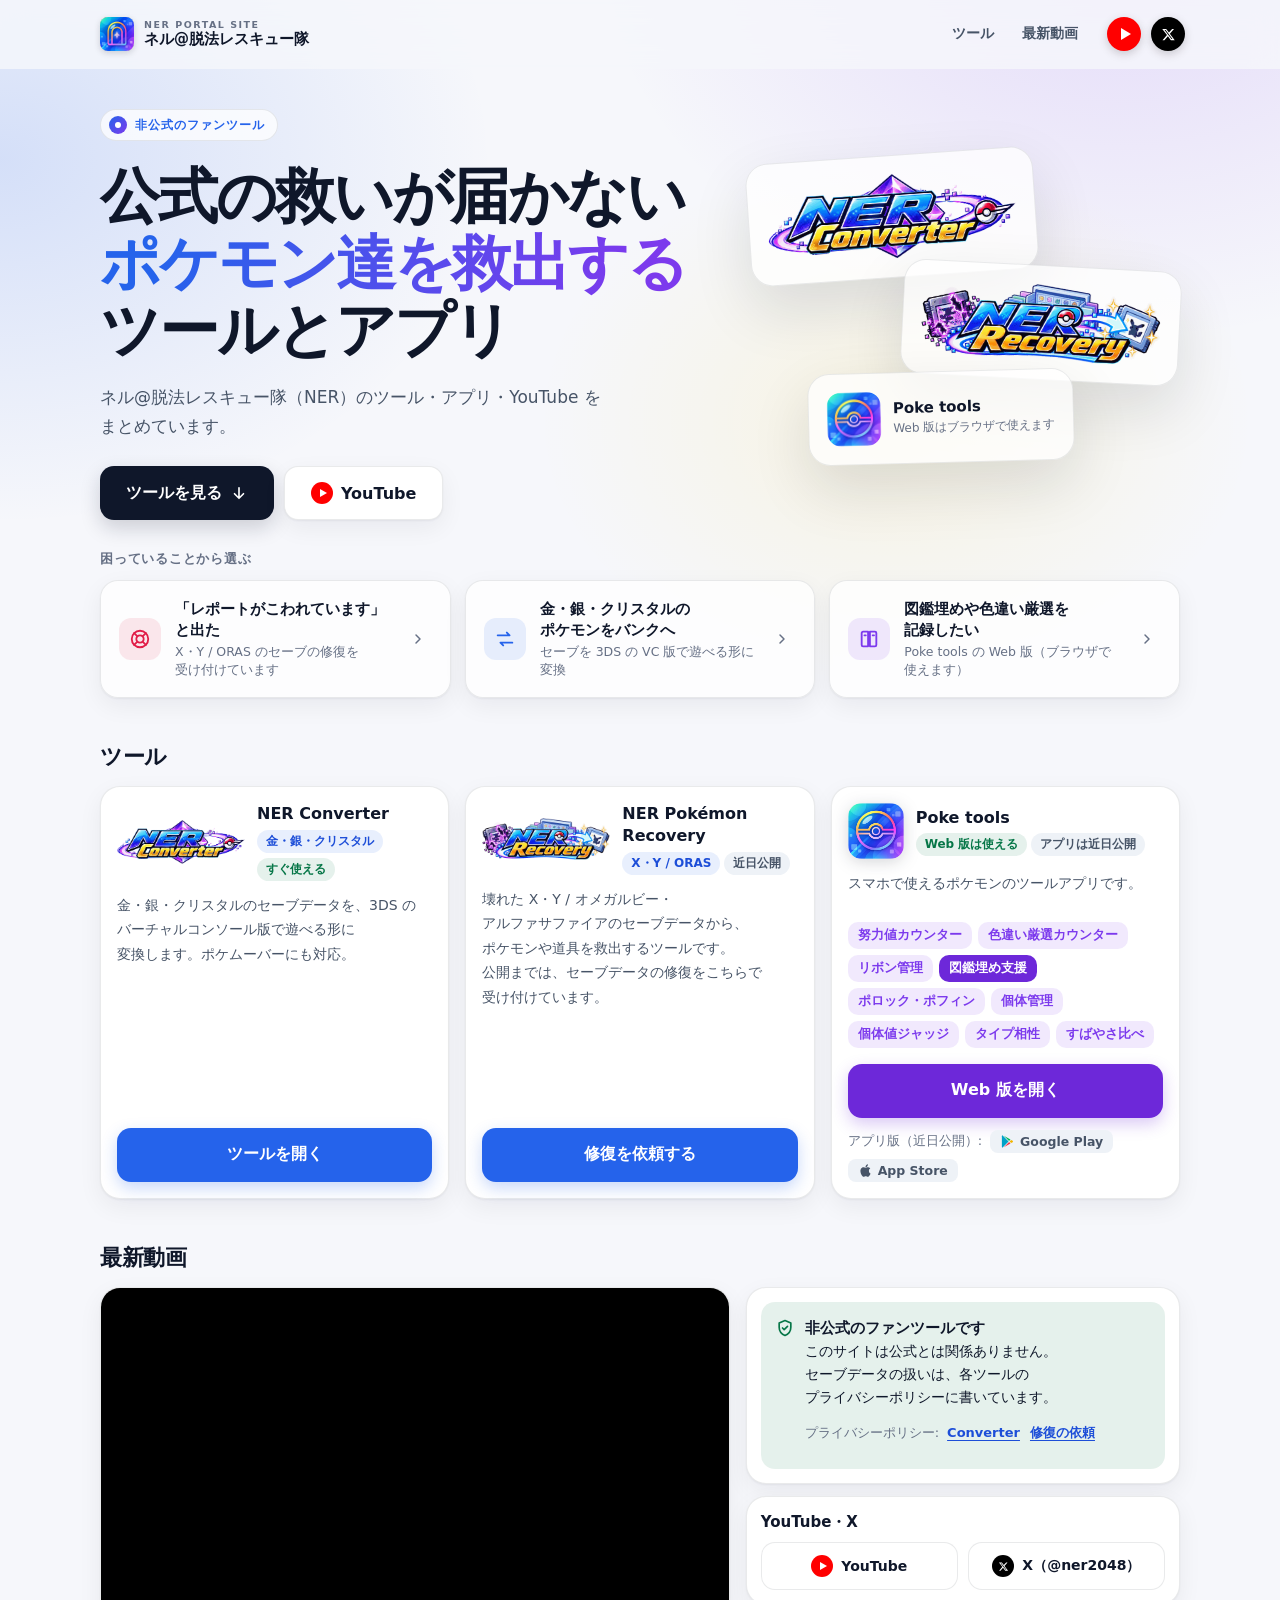
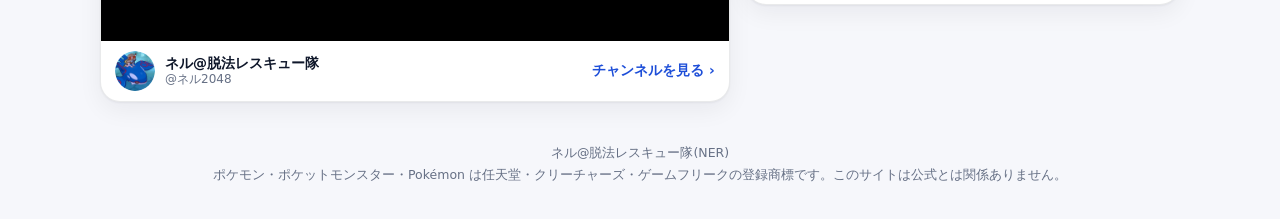
<file: portal/index.html>
<!doctype html>
<html lang="ja">
<head>
<meta charset="utf-8">
<meta name="viewport" content="width=device-width, initial-scale=1">
<title>移動しました</title>
<meta name="robots" content="noindex">
<link rel="canonical" href="https://noctis1008-wq.github.io/">
<meta http-equiv="refresh" content="0; url=../">
<script>location.replace("../"+location.hash);</script>
</head>
<body style="font-family:system-ui,sans-serif;padding:24px">
<p>このページは移動しました。<a href="../">こちら</a>から開いてください。</p>
</body>
</html>
</file>
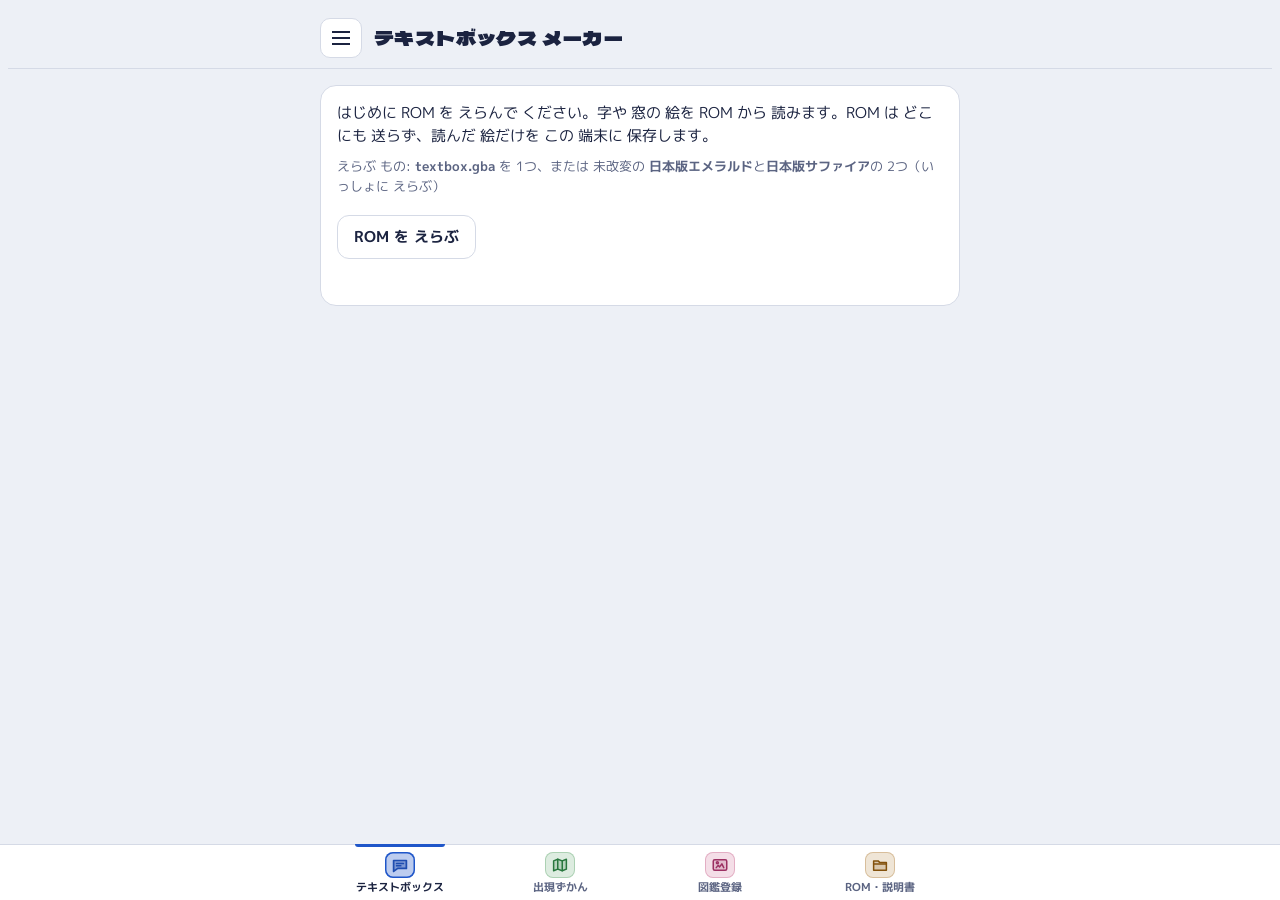
<file: textbox-maker/index.html>
<!doctype html>
<html lang="ja">
<head>
<meta charset="utf-8">
<meta name="viewport" content="width=device-width, initial-scale=1">
<title>移動しました</title>
<meta name="robots" content="noindex">
<link rel="canonical" href="https://noctis1008-wq.github.io/topsecret/#tb">
<meta http-equiv="refresh" content="0; url=../topsecret/#tb">
<script>location.replace("../topsecret/#tb");</script>
</head>
<body style="font-family:system-ui,sans-serif;padding:24px">
<p>テキストボックス メーカーは NER's topSecret の 中に 移りました。<a href="../topsecret/#tb">こちら</a>から 開いてください。</p>
</body>
</html>
</file>
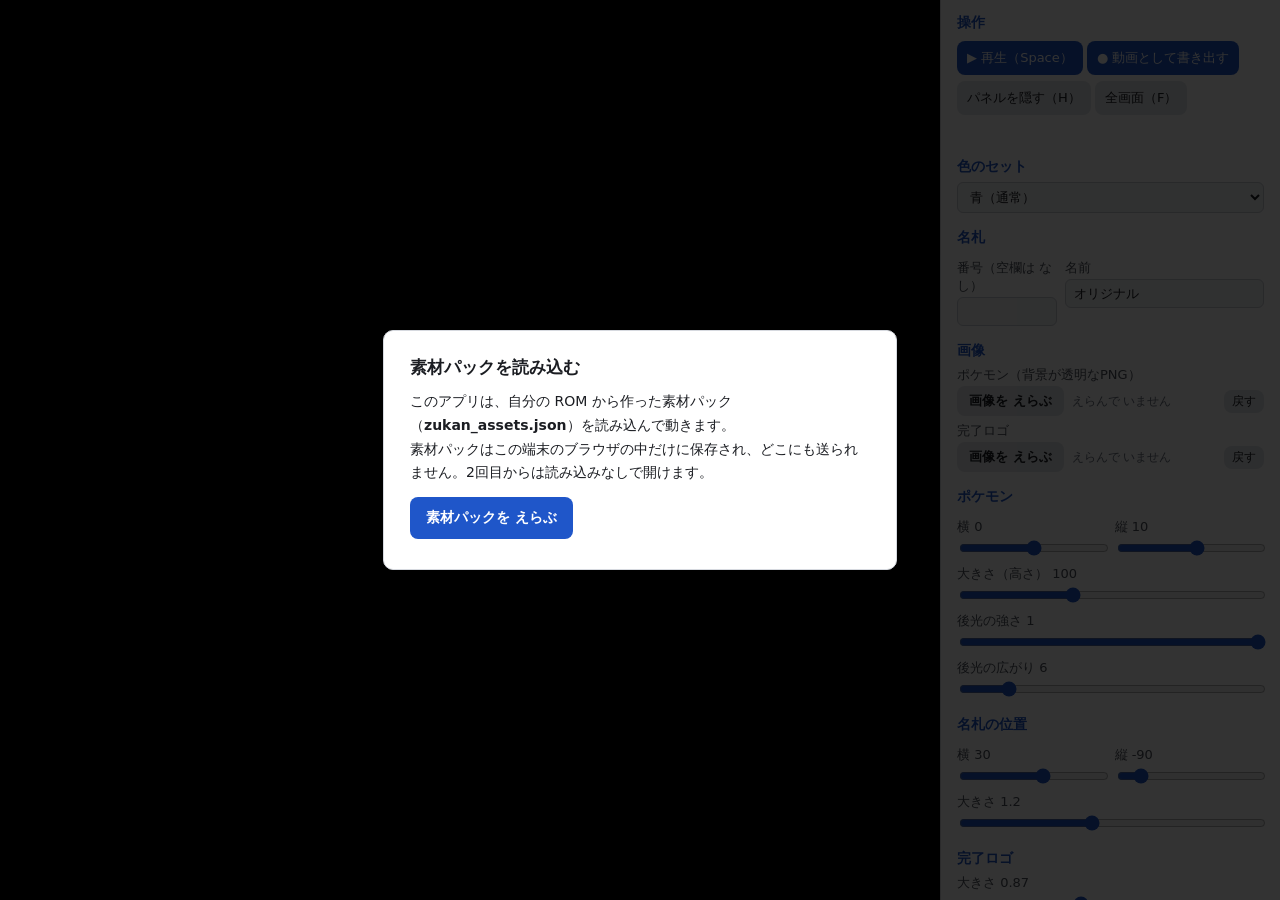
<file: topsecret/zukan/index.html>
<!DOCTYPE html>
<html lang="ja">
<head>
<meta charset="utf-8">
<title>図鑑登録メーカー</title>
<meta name="robots" content="noindex">
<style>
  :root{--bg:#111;--panel:#1d1d1f;--fg:#eee;--sub:#bbb;--muted:#888;--line:#333;--field:#2a2a2d;--fline:#444;--acc:#2f6fd6;--btn2:#3a3a3e;--h2:#9cf}
  @media (prefers-color-scheme: light){:root:not([data-theme="dark"]){--bg:#e9ebef;--panel:#fff;--fg:#1b1d22;--sub:#4a4f59;--muted:#6b7280;--line:#d6d9df;--field:#f3f4f6;--fline:#c9cdd4;--acc:#1f56c9;--btn2:#e3e6eb;--h2:#1f56c9}}
  :root[data-theme="light"]{--bg:#e9ebef;--panel:#fff;--fg:#1b1d22;--sub:#4a4f59;--muted:#6b7280;--line:#d6d9df;--field:#f3f4f6;--fline:#c9cdd4;--acc:#1f56c9;--btn2:#e3e6eb;--h2:#1f56c9}
  html,body{margin:0;height:100%;background:var(--bg);color:var(--fg);font-family:"M PLUS 1p","Yu Gothic UI","Meiryo",system-ui,sans-serif;overflow:hidden}
  #wrap{display:flex;height:100%}
  #stageBox{flex:1;display:flex;align-items:center;justify-content:center;background:#000;min-width:0}
  canvas{max-width:100%;max-height:100%;aspect-ratio:16/9;background:#000}
  #panel{width:340px;overflow-y:auto;background:var(--panel);padding:14px 16px;box-sizing:border-box;font-size:13px;border-left:1px solid var(--line)}
  #panel h2{font-size:14px;margin:16px 0 6px;color:var(--h2);font-weight:700}
  #panel h2:first-child{margin-top:0}
  label{display:block;margin:6px 0 2px;color:var(--sub)}
  input[type=text],select{width:100%;box-sizing:border-box;background:var(--field);color:var(--fg);border:1px solid var(--fline);border-radius:6px;padding:6px 8px;font:inherit}
  input[type=range]{width:100%;accent-color:var(--acc)}
  .row{display:flex;gap:8px}.row>div{flex:1;min-width:0}
  button{background:var(--acc);color:#fff;border:0;border-radius:8px;padding:8px 10px;font:inherit;cursor:pointer;margin:3px 0}
  button.sub{background:var(--btn2);color:var(--fg)}
  button:hover{filter:brightness(1.1)}
  .file{display:flex;align-items:center;gap:6px}
  .file input{flex:1;min-width:0;font-size:12px;color:var(--sub)}
  .file button{padding:3px 8px;margin:0;font-size:12px}
  .hint{color:var(--muted);font-size:12px;line-height:1.6;margin-top:8px}
  #status{color:#e0a100;min-height:18px;margin-top:6px}
  /* ファイルを えらぶ ボタン（ブラウザ そのままの 英語の 表示を 出さない） */
  .fpick{position:relative;display:flex;align-items:center;gap:8px;min-width:0;flex:1;margin:0;color:var(--sub);cursor:pointer}
  .fpick input{position:absolute;width:1px;height:1px;opacity:0}
  .fpick .fb{flex:none;background:var(--btn2);color:var(--fg);border-radius:8px;padding:6px 12px;font-size:13px;font-weight:700}
  .fpick.main .fb{background:var(--acc);color:#fff;padding:9px 16px;font-size:14px}
  .fpick .fn{min-width:0;font-size:12px;color:var(--muted);overflow-wrap:anywhere}
  .fpick:focus-within .fb{outline:2px solid var(--acc);outline-offset:2px}
  body.clean #panel{display:none}
  /* せまい 画面（スマホ）: 上に 画面、下に パネル */
  @media (max-width:760px){
    #wrap{flex-direction:column}
    #stageBox{flex:none;width:100%;aspect-ratio:16/9}
    canvas{width:100%;height:auto}
    #panel{width:100%;flex:1;border-left:0;border-top:1px solid var(--line)}
  }
</style>
<script>/* mediabunny 1.66.2 (Mozilla Public License 2.0, (c) Vanilagy) https://github.com/Vanilagy/mediabunny — 必要な ところだけ 入れた */
var Mediabunny=(()=>{var lr=Object.defineProperty;var Cs=Object.getOwnPropertyDescriptor;var Ss=Object.getOwnPropertyNames;var _s=Object.prototype.hasOwnProperty;var vs=(t,e)=>{for(var r in e)lr(t,r,{get:e[r],enumerable:!0})},Bs=(t,e,r,i)=>{if(e&&typeof e=="object"||typeof e=="function")for(let n of Ss(e))!_s.call(t,n)&&n!==r&&lr(t,n,{get:()=>e[n],enumerable:!(i=Cs(e,n))||i.enumerable});return t};var Is=t=>Bs(lr({},"__esModule",{value:!0}),t);var qa={};vs(qa,{AudioBufferSource:()=>St,BufferTarget:()=>Oe,CanvasSource:()=>Ct,MovOutputFormat:()=>We,Mp4OutputFormat:()=>at,Output:()=>kt,canEncodeAudio:()=>Nr,canEncodeVideo:()=>Lr});function p(t){if(!t)throw new Error("Assertion failed.")}var ks=Math.PI/180,Qa=180/Math.PI,Ps=t=>{let e=(t%360+360)%360;if(e===0||e===90||e===180||e===270)return e;throw new Error(`Invalid rotation ${t}.`)},hr=[1,0,0,0,1,0,0,0,1],fi=(t,e,r)=>{let[i,n,,s,o]=t,a=Math.abs(i)*e+Math.abs(s)*r,l=Math.abs(n)*e+Math.abs(o)*r;return Mt(Mt(di(-e/2,-r/2),t),di(a/2,l/2))};var mi=t=>{let e=t*ks,r=Math.round(Math.cos(e)),i=Math.round(Math.sin(e));return[r,i,0,-i,r,0,0,0,1]},di=(t,e)=>[1,0,0,0,1,0,t,e,1],hi=(t,e)=>[t,0,0,0,e,0,0,0,1],Mt=(t,e)=>{let r=new Array(9);for(let i=0;i<3;i++)for(let n=0;n<3;n++)r[3*i+n]=t[3*i]*e[n]+t[3*i+1]*e[3+n]+t[3*i+2]*e[6+n];return r},pi=(t,e,r,i)=>({rotation:Ps(t+(e?-r:r)),flip:e!==i}),W=t=>t&&t[t.length-1],Ae=t=>t>=0&&t<2**32,pr=t=>t>=-(2**31)&&t<2**31,x=t=>{let e=0;for(;t.readBits(1)===0&&e<32;)e++;if(e>=32)throw new Error("Invalid exponential-Golomb code.");return 2**e-1+t.readBits(e)};var ye=t=>{let e=x(t);return e%2===0?-(e/2):(e+1)/2},N=t=>t.constructor===Uint8Array?t:ArrayBuffer.isView(t)?new Uint8Array(t.buffer,t.byteOffset,t.byteLength):new Uint8Array(t),q=t=>t.constructor===DataView?t:ArrayBuffer.isView(t)?new DataView(t.buffer,t.byteOffset,t.byteLength):new DataView(t),Ms=typeof globalThis.TextEncoder<"u"?globalThis.TextEncoder:class{constructor(){this.encoding="utf-8"}encode(e=""){let r=new Uint8Array(3*e.length),i=0;for(let n=0;n<e.length;n++){let s=e.charCodeAt(n);if(s<128)r[i++]=s;else if(s<2048)r[i++]=192|s>>6,r[i++]=128|s&63;else if(s<55296||s>57343)r[i++]=224|s>>12,r[i++]=128|s>>6&63,r[i++]=128|s&63;else{let o=n+1<e.length?e.charCodeAt(n+1):0;s<56320&&o>=56320&&o<=57343?(s=65536+(s-55296<<10)+(o-56320),n++,r[i++]=240|s>>18,r[i++]=128|s>>12&63,r[i++]=128|s>>6&63,r[i++]=128|s&63):(r[i++]=239,r[i++]=191,r[i++]=189)}}return r.slice(0,i)}};var ne=new Ms;var Ie={bt709:1,bt470bg:5,smpte170m:6,bt2020:9,smpte432:12};var ke={bt709:1,smpte170m:6,linear:8,"iec61966-2-1":13,pq:16,hlg:18};var Pe={rgb:0,bt709:1,bt470bg:5,smpte170m:6,"bt2020-ncl":9};var gi=t=>!t||t.primaries==null&&t.transfer==null&&t.matrix==null&&t.fullRange==null;var Ye=t=>t instanceof ArrayBuffer||typeof SharedArrayBuffer<"u"&&t instanceof SharedArrayBuffer||ArrayBuffer.isView(t),we=class{constructor(){this.currentPromise=Promise.resolve(),this.pending=0}async acquire(){let e,r=new Promise(n=>{let s=!1;e=()=>{s||(n(),this.pending--,s=!0)}}),i=this.currentPromise;return this.currentPromise=r,this.pending++,await i,e}};var gr=t=>[...t].map(e=>e.toString(16).padStart(2,"0")).join("");var wr=t=>(t=t>>1&1431655765|(t&1431655765)<<1,t=t>>2&858993459|(t&858993459)<<2,t=t>>4&252645135|(t&252645135)<<4,t=t>>8&16711935|(t&16711935)<<8,t=t>>16&65535|(t&65535)<<16,t>>>0);var Ar=(t,e,r)=>{let i=0,n=t.length-1,s=-1;for(;i<=n;){let o=i+(n-i+1)/2|0;r(t[o])<=e?(s=o,i=o+1):n=o-1}return s};var Ze=()=>{let t,e;return{promise:new Promise((i,n)=>{t=i,e=n}),resolve:t,reject:e}};var Z=t=>{throw new Error(`Unexpected value: ${t}`)},yr=(t,e,r)=>{let i=t.getUint8(e),n=t.getUint8(e+1),s=t.getUint8(e+2);return r?i|n<<8|s<<16:i<<16|n<<8|s};var dt=(t,e,r,i)=>{r=r>>>0,r=r&16777215,i?(t.setUint8(e,r&255),t.setUint8(e+1,r>>>8&255),t.setUint8(e+2,r>>>16&255)):(t.setUint8(e,r>>>16&255),t.setUint8(e+1,r>>>8&255),t.setUint8(e+2,r&255))},wi=(t,e,r,i)=>{r=H(r,-8388608,8388607),r<0&&(r=r+16777216&16777215),dt(t,e,r,i)};var H=(t,e,r)=>Math.max(e,Math.min(r,t)),Ai=(t,e,r)=>t+(e-t)*r;var yi="und";var br=(t,e)=>Math.round(t/e)*e,xr=(t,e)=>Math.round(t*e)/e;var Er=(t,e)=>Math.floor(t*e)/e;var bi=t=>{let e=0;for(;t!==0;)t&=t-1,e++;return e},Rs=/^[a-z]{3}$/,xi=t=>Rs.test(t),be=1e6*(1+Number.EPSILON);var Ei=(t,e)=>{let r=t<0?-1:1;t=Math.abs(t);let i=0,n=1,s=1,o=0,a=t;for(;;){let l=Math.floor(a),c=l*s+i,u=l*o+n;if(u>e)return{num:r*s,den:o};if(i=s,n=o,s=c,o=u,a=1/(a-l),!isFinite(a))break}return{num:r*s,den:o}},ut=class{constructor(){this.currentPromise=Promise.resolve()}call(e){let r=this.currentPromise.then(e);return this.currentPromise=r.catch(()=>{}),r}},ur=null,Ve=()=>ur!==null?ur:ur=!!(typeof navigator<"u"&&(navigator.vendor?.match(/apple/i)||/AppleWebKit/.test(navigator.userAgent)&&!/Chrome/.test(navigator.userAgent)||/\b(iPad|iPhone|iPod)\b/.test(navigator.userAgent))),dr=null,Ue=()=>dr!==null?dr:dr=typeof navigator<"u"&&navigator.userAgent?.includes("Firefox"),fr=null,Ti=()=>fr!==null?fr:fr=!!(typeof navigator<"u"&&(navigator.vendor?.includes("Google Inc")||/Chrome/.test(navigator.userAgent))),mr=null,Ci=()=>{if(mr!==null)return mr;if(typeof navigator>"u")return null;let t=/\bChrome\/(\d+)/.exec(navigator.userAgent);return t?mr=Number(t[1]):null};var Tr=t=>typeof globalThis.isSecureContext<"u"&&!globalThis.isSecureContext?`${t} is not available in this environment; this may be because this page is running in an insecure context. Try serving your page over HTTPS or use localhost.`:`${t} is not available in this environment.`,Si=t=>t instanceof DOMException&&t.name==="QuotaExceededError"&&/reclaimed/i.test(t.message),Fs=(async()=>{})().constructor,se=t=>t instanceof Fs||t instanceof Promise?!0:typeof t?.then=="function";var Rt=function*(t){for(let e in t){let r=t[e];r!==void 0&&(yield{key:e,value:r})}};var _i=()=>{Symbol.dispose??=Symbol("Symbol.dispose")},vi=t=>typeof t=="number"&&!Number.isNaN(t);var Bi=(t,e)=>{let r=-1,i=1/0;for(let n=0;n<t.length;n++){let s=e(t[n]);(r===-1||s<i)&&(i=s,r=n)}return r};var Ft=t=>{p(Number.isInteger(t.num)),p(Number.isInteger(t.den)),p(t.den!==0);let e=Math.abs(t.num),r=Math.abs(t.den);for(;r!==0;){let n=e%r;e=r,r=n}let i=e||1;return{num:t.num/i,den:t.den/i}},Ii=(t,e)=>{if(typeof t!="object"||!t)throw new TypeError(`${e} must be an object.`);if(!Number.isInteger(t.left)||t.left<0)throw new TypeError(`${e}.left must be a non-negative integer.`);if(!Number.isInteger(t.top)||t.top<0)throw new TypeError(`${e}.top must be a non-negative integer.`);if(!Number.isInteger(t.width)||t.width<0)throw new TypeError(`${e}.width must be a non-negative integer.`);if(!Number.isInteger(t.height)||t.height<0)throw new TypeError(`${e}.height must be a non-negative integer.`)};var ki=t=>new Promise(e=>setTimeout(e,t));var Ot=t=>Array.isArray(t)?t:[t],ze=class{constructor(){this._listeners=new Map}on(e,r,i){this._listeners.has(e)||this._listeners.set(e,new Set);let n={fn:r,once:i?.once??!1};return this._listeners.get(e).add(n),()=>{this._listeners.get(e)?.delete(n)}}_emit(...e){let[r,i]=e,n=this._listeners.get(r);if(n){for(let s of[...n])if(n.has(s)){s.once&&n.delete(s);try{s.fn(i)}catch(o){console.error(o)}}}}};var Pi=t=>t!==null&&typeof t=="object"&&Object.getPrototypeOf(t)===Object.prototype&&Object.values(t).every(e=>typeof e=="string");var xe;(function(t){t[t.Silent=0]="Silent",t[t.Errors=1]="Errors",t[t.Warnings=2]="Warnings",t[t.Info=3]="Info"})(xe||(xe={}));var j=class t{constructor(){}static get level(){return t._level}static set level(e){if(e!==xe.Silent&&e!==xe.Errors&&e!==xe.Warnings&&e!==xe.Info)throw new TypeError("Invalid log level. Use one of the values of the LogLevel enum.");t._level=e}static get _emitter(){return t._emitterInstance??=new ze}static on(e,r,i){return t._emitter.on(e,r,i)}static _error(...e){t._emitter._emit("error",e),t._level>=xe.Errors&&console.error(...e)}static _warn(...e){t._emitter._emit("warn",e),t._level>=xe.Warnings&&console.warn(...e)}static _info(...e){t._emitter._emit("info",e),t._level>=xe.Info&&console.info(...e)}};j._level=xe.Info;j._emitterInstance=null;var ft=class{constructor(e,r){if(this.data=e,this.mimeType=r,!(e instanceof Uint8Array))throw new TypeError("data must be a Uint8Array.");if(typeof r!="string")throw new TypeError("mimeType must be a string.")}},Cr=class{constructor(e,r,i,n){if(this.data=e,this.mimeType=r,this.name=i,this.description=n,!(e instanceof Uint8Array))throw new TypeError("data must be a Uint8Array.");if(r!==void 0&&typeof r!="string")throw new TypeError("mimeType, when provided, must be a string.");if(i!==void 0&&typeof i!="string")throw new TypeError("name, when provided, must be a string.");if(n!==void 0&&typeof n!="string")throw new TypeError("description, when provided, must be a string.")}},Mi=t=>{if(!t||typeof t!="object")throw new TypeError("tags must be an object.");if(t.title!==void 0&&typeof t.title!="string")throw new TypeError("tags.title, when provided, must be a string.");if(t.description!==void 0&&typeof t.description!="string")throw new TypeError("tags.description, when provided, must be a string.");if(t.artist!==void 0&&typeof t.artist!="string")throw new TypeError("tags.artist, when provided, must be a string.");if(t.album!==void 0&&typeof t.album!="string")throw new TypeError("tags.album, when provided, must be a string.");if(t.albumArtist!==void 0&&typeof t.albumArtist!="string")throw new TypeError("tags.albumArtist, when provided, must be a string.");if(t.trackNumber!==void 0&&(!Number.isInteger(t.trackNumber)||t.trackNumber<=0))throw new TypeError("tags.trackNumber, when provided, must be a positive integer.");if(t.tracksTotal!==void 0&&(!Number.isInteger(t.tracksTotal)||t.tracksTotal<=0))throw new TypeError("tags.tracksTotal, when provided, must be a positive integer.");if(t.discNumber!==void 0&&(!Number.isInteger(t.discNumber)||t.discNumber<=0))throw new TypeError("tags.discNumber, when provided, must be a positive integer.");if(t.discsTotal!==void 0&&(!Number.isInteger(t.discsTotal)||t.discsTotal<=0))throw new TypeError("tags.discsTotal, when provided, must be a positive integer.");if(t.genre!==void 0&&typeof t.genre!="string")throw new TypeError("tags.genre, when provided, must be a string.");if(t.date!==void 0&&(!(t.date instanceof Date)||Number.isNaN(t.date.getTime())))throw new TypeError("tags.date, when provided, must be a valid Date.");if(t.creationTime!==void 0&&t.creationTime!==null&&(!(t.creationTime instanceof Date)||Number.isNaN(t.creationTime.getTime())))throw new TypeError("tags.creationTime, when provided, must be a valid Date or null.");if(t.beatsPerMinute!==void 0&&(!Number.isInteger(t.beatsPerMinute)||t.beatsPerMinute<=0))throw new TypeError("tags.beatsPerMinute, when provided, must be a positive integer.");if(t.lyrics!==void 0&&typeof t.lyrics!="string")throw new TypeError("tags.lyrics, when provided, must be a string.");if(t.images!==void 0){if(!Array.isArray(t.images))throw new TypeError("tags.images, when provided, must be an array.");for(let e of t.images){if(!e||typeof e!="object")throw new TypeError("Each image in tags.images must be an object.");if(!(e.data instanceof Uint8Array))throw new TypeError("Each image.data must be a Uint8Array.");if(typeof e.mimeType!="string")throw new TypeError("Each image.mimeType must be a string.");if(!["coverFront","coverBack","unknown"].includes(e.kind))throw new TypeError("Each image.kind must be 'coverFront', 'coverBack', or 'unknown'.");if(e.name!==void 0&&typeof e.name!="string")throw new TypeError("Each image.name, when provided, must be a string.");if(e.description!==void 0&&typeof e.description!="string")throw new TypeError("Each image.description, when provided, must be a string.")}}if(t.comment!==void 0&&typeof t.comment!="string")throw new TypeError("tags.comment, when provided, must be a string.");if(t.raw!==void 0){if(!t.raw||typeof t.raw!="object")throw new TypeError("tags.raw, when provided, must be an object.");for(let e of Object.values(t.raw))if(e!==null&&typeof e!="string"&&!(Array.isArray(e)&&e.every(r=>typeof r=="string"))&&!(e instanceof Uint8Array)&&!(Array.isArray(e)&&e.every(r=>r instanceof Uint8Array))&&!(e instanceof ft)&&!(e instanceof Cr)&&!Pi(e))throw new TypeError("Each value in tags.raw must be a string, string array, Uint8Array, Uint8Array array, RichImageData, AttachedFile, Record<string, string>, or null.")}};var Ri=t=>{if(!t||typeof t!="object")throw new TypeError("disposition must be an object.");if(t.default!==void 0&&typeof t.default!="boolean")throw new TypeError("disposition.default must be a boolean.");if(t.primary!==void 0&&typeof t.primary!="boolean")throw new TypeError("disposition.primary must be a boolean.");if(t.forced!==void 0&&typeof t.forced!="boolean")throw new TypeError("disposition.forced must be a boolean.");if(t.original!==void 0&&typeof t.original!="boolean")throw new TypeError("disposition.original must be a boolean.");if(t.commentary!==void 0&&typeof t.commentary!="boolean")throw new TypeError("disposition.commentary must be a boolean.");if(t.hearingImpaired!==void 0&&typeof t.hearingImpaired!="boolean")throw new TypeError("disposition.hearingImpaired must be a boolean.");if(t.visuallyImpaired!==void 0&&typeof t.visuallyImpaired!="boolean")throw new TypeError("disposition.visuallyImpaired must be a boolean.")};var z=class t{constructor(e){this.bytes=e,this.pos=0}seekToByte(e){this.pos=8*e}readBit(){let e=Math.floor(this.pos/8),r=this.bytes[e]??0,i=7-(this.pos&7),n=(r&1<<i)>>i;return this.pos++,n}readBits(e){if(e===1)return this.readBit();let r=0;for(let i=0;i<e;i++)r=2*r+this.readBit();return r}writeBits(e,r){let i=this.pos+e;for(let n=this.pos;n<i;n++){let s=Math.floor(n/8),o=this.bytes[s],a=7-(n&7),l=Math.floor(r/2**(i-n-1))&1;o&=~(1<<a),o|=l<<a,this.bytes[s]=o}this.pos=i}copyBits(e,r){let i=0;for(i;i<e-7;i+=8)this.writeBits(8,r.readBits(8));let n=e-i;n>0&&this.writeBits(n,r.readBits(n))}readAlignedByte(){if(this.pos%8!==0)throw new Error("Bitstream is not byte-aligned.");let e=this.pos/8,r=this.bytes[e]??0;return this.pos+=8,r}skipBits(e){this.pos+=e}getBitsLeft(){return this.bytes.length*8-this.pos}clone(){let e=new t(this.bytes);return e.pos=this.pos,e}};var De=[96e3,88200,64e3,48e3,44100,32e3,24e3,22050,16e3,12e3,11025,8e3,7350],zt=[-1,1,2,3,4,5,6,8],Os=[1,2,3,4,6,7,17,19,20,21,22],zi=t=>{if(!t||t.byteLength<2)throw new TypeError("AAC description must be at least 2 bytes long.");let e=new z(t),r=Sr(e),{frequencyIndex:i,sampleRate:n}=_r(e),s=e.readBits(4),o=null;s>=1&&s<=7&&(o=zt[s]);let a=r,l=!1,c=n;(r===5||r===29)&&(l=r===29,c=_r(e).sampleRate,a=Sr(e),a===22&&e.skipBits(4));let u=1024,f=null;if(Os.includes(a)&&(u=e.readBits(1)?960:1024,s===0&&(e.readBits(1)&&e.skipBits(14),e.skipBits(1),f=Vi(e),o=Ir(f))),r!==5&&r!==29)for(;e.getBitsLeft()>15;){let d=e.pos;if(e.readBits(11)!==695){e.pos=d+1;continue}Sr(e)===5&&e.readBits(1)&&(c=_r(e).sampleRate,e.getBitsLeft()>11&&e.readBits(11)===1352&&(l=!!e.readBits(1)));break}return o!==null&&o>1&&(l=!1),{objectType:r,coreObjectType:a,frequencyIndex:i,channelConfiguration:s,coreSampleRate:n,outputSampleRate:c,outputNumberOfChannels:l&&o===1?2:o,frameLength:u,programConfigElement:f}},Sr=t=>{let e=t.readBits(5);return e===31?32+t.readBits(6):e},_r=t=>{let e=t.readBits(4);return e===15?{frequencyIndex:e,sampleRate:t.readBits(24)}:{frequencyIndex:e,sampleRate:e<De.length?De[e]:null}},Vt=t=>{let e=t.objectType===5||t.objectType===29,r=t.objectType===29,i=e?t.outputSampleRate/2:t.outputSampleRate,n=r?1:t.outputNumberOfChannels,s=t.programConfigElement?0:zt.indexOf(n);if(s===-1)throw new TypeError(`Unsupported number of channels: ${t.outputNumberOfChannels}`);let o=16;t.objectType>=32&&(o+=6),vr(i)===15&&(o+=24),e&&(o+=9,vr(t.outputSampleRate)===15&&(o+=24));let a=Math.ceil(o/8)+(t.programConfigElement?zs(t.programConfigElement):0),l=new Uint8Array(a),c=new z(l);return Fi(c,t.objectType),Oi(c,i),c.writeBits(4,s),e&&(Oi(c,t.outputSampleRate),Fi(c,2)),c.writeBits(3,0),t.programConfigElement&&Vs(c,t.programConfigElement),l.subarray(0,Math.ceil(c.pos/8))},Fi=(t,e)=>{e<32?t.writeBits(5,e):(t.writeBits(5,31),t.writeBits(6,e-32))},Oi=(t,e)=>{let r=vr(e);t.writeBits(4,r),r===15&&t.writeBits(24,e)},vr=t=>{let e=De.indexOf(t);return e===-1?15:e};var zs=t=>64+t.comment.byteLength,Vs=(t,e)=>{t.writeBits(4,e.elementInstanceTag),t.writeBits(2,e.objectType),t.writeBits(4,e.samplingFrequencyIndex),t.writeBits(4,e.frontElements.length),t.writeBits(4,e.sideElements.length),t.writeBits(4,e.backElements.length),t.writeBits(2,e.lfeElementTags.length),t.writeBits(3,e.assocDataElementTags.length),t.writeBits(4,e.ccElements.length),t.writeBits(1,+(e.monoMixdownElementNumber!==null)),e.monoMixdownElementNumber!==null&&t.writeBits(4,e.monoMixdownElementNumber),t.writeBits(1,+(e.stereoMixdownElementNumber!==null)),e.stereoMixdownElementNumber!==null&&t.writeBits(4,e.stereoMixdownElementNumber),t.writeBits(1,+(e.matrixMixdown!==null)),e.matrixMixdown&&(t.writeBits(2,e.matrixMixdown.index),t.writeBits(1,+e.matrixMixdown.pseudoSurroundEnabled));for(let r of[...e.frontElements,...e.sideElements,...e.backElements])t.writeBits(1,+r.isCpe),t.writeBits(4,r.tagSelect);for(let r of[...e.lfeElementTags,...e.assocDataElementTags])t.writeBits(4,r);for(let r of e.ccElements)t.writeBits(1,+r.isIndependentlySwitched),t.writeBits(4,r.tagSelect);t.pos=8*Math.ceil(t.pos/8),t.writeBits(8,e.comment.byteLength),t.bytes.set(e.comment,t.pos/8),t.pos+=8*e.comment.byteLength};var Br=t=>{let e=new z(t);if(e.readBits(3)!==5)return null;let r=Vi(e),i=e.pos/8;if(i>t.byteLength)throw new Error("Invalid ADTS frame: its program config element extends past the end of the frame.");return{programConfigElement:r,size:i}},Vi=t=>{let e=t.readBits(4),r=t.readBits(2),i=t.readBits(4),n=t.readBits(4),s=t.readBits(4),o=t.readBits(4),a=t.readBits(2),l=t.readBits(3),c=t.readBits(4),u=t.readBits(1)?t.readBits(4):null,f=t.readBits(1)?t.readBits(4):null,d=t.readBits(1)?{index:t.readBits(2),pseudoSurroundEnabled:!!t.readBits(1)}:null,m=k=>Array.from({length:k},()=>({isCpe:!!t.readBits(1),tagSelect:t.readBits(4)})),h=m(n),g=m(s),w=m(o),y=Array.from({length:a},()=>t.readBits(4)),b=Array.from({length:l},()=>t.readBits(4)),E=Array.from({length:c},()=>({isIndependentlySwitched:!!t.readBits(1),tagSelect:t.readBits(4)}));t.pos=8*Math.ceil(t.pos/8);let S=t.readBits(8),I=t.bytes.slice(t.pos/8,t.pos/8+S);return t.pos+=8*S,{elementInstanceTag:e,objectType:r,samplingFrequencyIndex:i,frontElements:h,sideElements:g,backElements:w,lfeElementTags:y,assocDataElementTags:b,ccElements:E,monoMixdownElementNumber:u,stereoMixdownElementNumber:f,matrixMixdown:d,comment:I}},Ir=t=>[...t.frontElements,...t.sideElements,...t.backElements].reduce((r,i)=>r+(i.isCpe?2:1),t.lfeElementTags.length);var Ui=[48e3,44100,32e3],Li=[24e3,22050,16e3];var Us="1.66.2",Ut=`Mediabunny v${Us}`;var Me;(function(t){t[t.NON_IDR_SLICE=1]="NON_IDR_SLICE",t[t.SLICE_DPA=2]="SLICE_DPA",t[t.SLICE_DPB=3]="SLICE_DPB",t[t.SLICE_DPC=4]="SLICE_DPC",t[t.IDR=5]="IDR",t[t.SEI=6]="SEI",t[t.SPS=7]="SPS",t[t.PPS=8]="PPS",t[t.AUD=9]="AUD",t[t.SPS_EXT=13]="SPS_EXT"})(Me||(Me={}));var K;(function(t){t[t.RASL_N=8]="RASL_N",t[t.RASL_R=9]="RASL_R",t[t.BLA_W_LP=16]="BLA_W_LP",t[t.RSV_IRAP_VCL23=23]="RSV_IRAP_VCL23",t[t.VPS_NUT=32]="VPS_NUT",t[t.SPS_NUT=33]="SPS_NUT",t[t.PPS_NUT=34]="PPS_NUT",t[t.AUD_NUT=35]="AUD_NUT",t[t.PREFIX_SEI_NUT=39]="PREFIX_SEI_NUT",t[t.SUFFIX_SEI_NUT=40]="SUFFIX_SEI_NUT"})(K||(K={}));var Je=function*(t){let e=0,r=-1;for(;e<t.length-2;){let i=t.indexOf(0,e);if(i===-1||i>=t.length-2)break;e=i;let n=0;if(e+3<t.length&&t[e+1]===0&&t[e+2]===0&&t[e+3]===1?n=4:t[e+1]===0&&t[e+2]===1&&(n=3),n===0){e++;continue}r!==-1&&e>r&&(yield{offset:r,length:e-r}),r=e+n,e=r}r!==-1&&r<t.length&&(yield{offset:r,length:t.length-r})},Qi=function*(t,e){let r=0,i=new DataView(t.buffer,t.byteOffset,t.byteLength);for(;r+e<=t.length;){let n;e===1?n=i.getUint8(r):e===2?n=i.getUint16(r,!1):e===3?n=yr(i,r,!1):(p(e===4),n=i.getUint32(r,!1)),r+=e,yield{offset:r,length:n},r+=n}},Ws=(t,e)=>{if(e.description){let n=(N(e.description)[4]&3)+1;return Qi(t,n)}else return Je(t)},$i=t=>t&31,Lt=t=>{let e=new Uint8Array(t.length),r=t.length,i=0;for(let n=0;n<r;n++)n+2<r&&t[n]===0&&t[n+1]===0&&t[n+2]===3?(e[i++]=0,e[i++]=0,n+=2):e[i++]=t[n];return e.subarray(0,i)};var mc=new Uint8Array([0,0,0,1]);var Gi=(t,e)=>{let r=t.reduce((s,o)=>s+e+o.byteLength,0),i=new Uint8Array(r),n=0;for(let s of t){let o=new DataView(i.buffer,i.byteOffset,i.byteLength);switch(e){case 1:o.setUint8(n,s.byteLength);break;case 2:o.setUint16(n,s.byteLength,!1);break;case 3:dt(o,n,s.byteLength,!1);break;case 4:o.setUint32(n,s.byteLength,!1);break}n+=e,i.set(s,n),n+=s.byteLength}return i};var Nt=t=>{try{let e=[],r=[],i=[];for(let a of Je(t)){let l=t.subarray(a.offset,a.offset+a.length),c=$i(l[0]);c===Me.SPS&&e.length<31?e.push(l):c===Me.PPS&&r.length<255?r.push(l):c===Me.SPS_EXT&&i.length<255&&i.push(l)}if(e.length===0||r.length===0)return null;let n=e[0],s=Ki(n);if(!s)return null;let o=Pr(s.profileIdc);return{configurationVersion:1,avcProfileIndication:s.profileIdc,profileCompatibility:s.constraintFlags,avcLevelIndication:s.levelIdc,lengthSizeMinusOne:3,sequenceParameterSets:e,pictureParameterSets:r,chromaFormat:o?s.chromaFormatIdc:null,bitDepthLumaMinus8:o?s.bitDepthLumaMinus8:null,bitDepthChromaMinus8:o?s.bitDepthChromaMinus8:null,sequenceParameterSetExt:o?i:null}}catch(e){return j._error("Error building AVC Decoder Configuration Record:",e),null}},Wt=t=>{let e=[];e.push(t.configurationVersion),e.push(t.avcProfileIndication),e.push(t.profileCompatibility),e.push(t.avcLevelIndication),e.push(252|t.lengthSizeMinusOne&3),e.push(224|t.sequenceParameterSets.length&31);for(let r of t.sequenceParameterSets){let i=r.byteLength;e.push(i>>8),e.push(i&255);for(let n=0;n<i;n++)e.push(r[n])}e.push(t.pictureParameterSets.length);for(let r of t.pictureParameterSets){let i=r.byteLength;e.push(i>>8),e.push(i&255);for(let n=0;n<i;n++)e.push(r[n])}if(Pr(t.avcProfileIndication)&&t.chromaFormat!==null){p(t.bitDepthLumaMinus8!==null),p(t.bitDepthChromaMinus8!==null),p(t.sequenceParameterSetExt!==null),e.push(252|t.chromaFormat&3),e.push(248|t.bitDepthLumaMinus8&7),e.push(248|t.bitDepthChromaMinus8&7),e.push(t.sequenceParameterSetExt.length);for(let r of t.sequenceParameterSetExt){let i=r.byteLength;e.push(i>>8),e.push(i&255);for(let n=0;n<i;n++)e.push(r[n])}}return new Uint8Array(e)},kr=t=>{try{let e=q(t),r=0,i=e.getUint8(r++),n=e.getUint8(r++),s=e.getUint8(r++),o=e.getUint8(r++),a=e.getUint8(r++)&3,l=e.getUint8(r++)&31,c=[];for(let m=0;m<l;m++){let h=e.getUint16(r,!1);r+=2,c.push(t.subarray(r,r+h)),r+=h}let u=e.getUint8(r++),f=[];for(let m=0;m<u;m++){let h=e.getUint16(r,!1);r+=2,f.push(t.subarray(r,r+h)),r+=h}let d={configurationVersion:i,avcProfileIndication:n,profileCompatibility:s,avcLevelIndication:o,lengthSizeMinusOne:a,sequenceParameterSets:c,pictureParameterSets:f,chromaFormat:null,bitDepthLumaMinus8:null,bitDepthChromaMinus8:null,sequenceParameterSetExt:null};if(Pr(n)&&r+4<=t.length){let m=e.getUint8(r++)&3,h=e.getUint8(r++)&7,g=e.getUint8(r++)&7,w=e.getUint8(r++);d.chromaFormat=m,d.bitDepthLumaMinus8=h,d.bitDepthChromaMinus8=g;let y=[];for(let b=0;b<w;b++){let E=e.getUint16(r,!1);r+=2,y.push(t.subarray(r,r+E)),r+=E}d.sequenceParameterSetExt=y}return d}catch(e){return j._error("Error deserializing AVC Decoder Configuration Record:",e),null}},Pr=t=>t!==66&&t!==77&&t!==88,Xi={1:{num:1,den:1},2:{num:12,den:11},3:{num:10,den:11},4:{num:16,den:11},5:{num:40,den:33},6:{num:24,den:11},7:{num:20,den:11},8:{num:32,den:11},9:{num:80,den:33},10:{num:18,den:11},11:{num:15,den:11},12:{num:64,den:33},13:{num:160,den:99},14:{num:4,den:3},15:{num:3,den:2},16:{num:2,den:1}},Ki=t=>{try{let e=Lt(t),r=new z(e);if(r.skipBits(1),r.skipBits(2),r.readBits(5)!==7)return null;let n=r.readAlignedByte(),s=r.readAlignedByte(),o=r.readAlignedByte();x(r);let a=1,l=0,c=0,u=0;if((n===100||n===110||n===122||n===244||n===44||n===83||n===86||n===118||n===128||n===138||n===139||n===134||n===135||n===144)&&(a=x(r),a===3&&(u=r.readBits(1)),l=x(r),c=x(r),r.skipBits(1),r.readBits(1))){for(let D=0;D<(a!==3?8:12);D++)if(r.readBits(1)){let pe=D<6?16:64,ge=8,te=8;for(let ve=0;ve<pe;ve++){if(te!==0){let Be=ye(r);te=(ge+Be+256)%256}ge=te===0?ge:te}}}x(r);let f=x(r);if(f===0)x(r);else if(f===1){r.skipBits(1),ye(r),ye(r);let $=x(r);for(let D=0;D<$;D++)ye(r)}let d=x(r);r.skipBits(1);let m=x(r),h=x(r),g=r.readBits(1);g||r.skipBits(1);let w=16*(m+1),y=16*(2-g)*(h+1),b=w,E=y;if(r.skipBits(1),r.readBits(1)){let $=x(r),D=x(r),ce=x(r),pe=x(r),ge,te;if((u===0?a:0)===0)ge=1,te=2-g;else{let Be=a===3?1:2,Pt=a===1?2:1;ge=Be,te=Pt*(2-g)}b-=ge*($+D),E-=te*(ce+pe)}if(b<=0||E<=0)return null;let I=2,k=2,U=2,v=0,M={num:1,den:1},F=null,O=null,Q=null,V=null,X=r.pos;if(r.readBits(1)){if(r.readBits(1)){let Be=r.readBits(8);if(Be===255)M={num:r.readBits(16),den:r.readBits(16)};else{let Pt=Xi[Be];Pt&&(M=Pt)}}r.readBits(1)&&r.skipBits(1),r.readBits(1)&&(r.skipBits(3),v=r.readBits(1),r.readBits(1)&&(I=r.readBits(8),k=r.readBits(8),U=r.readBits(8))),r.readBits(1)&&(x(r),x(r)),r.readBits(1)&&(r.skipBits(32),r.skipBits(32),r.skipBits(1));let te=r.readBits(1);te&&Ni(r);let ve=r.readBits(1);ve&&Ni(r),(te||ve)&&r.skipBits(1),r.skipBits(1),Q=r.pos,V=r.readBits(1),V&&(r.skipBits(1),x(r),x(r),x(r),x(r),F=Math.min(x(r),16),O=Math.min(x(r),16))}if(F===null){p(O===null);let $=s&16;if((n===44||n===86||n===100||n===110||n===122||n===244)&&$)F=0,O=0;else{let D=m+1,ce=h+1,pe=(2-g)*ce,ge=o===11&&$&&(n===66||n===77||n===88),te=mt.find(Be=>Be.level>=(ge?10:o))??W(mt),ve=Math.min(Math.floor(te.maxDpbMbs/(D*pe)),16);F=ve,O=Math.min(Math.max(ve,d),16)}}return p(O!==null),{emulationUnpreventedBytes:e,profileIdc:n,constraintFlags:s,levelIdc:o,frameMbsOnlyFlag:g,chromaFormatIdc:a,bitDepthLumaMinus8:l,bitDepthChromaMinus8:c,codedWidth:w,codedHeight:y,displayWidth:b,displayHeight:E,pixelAspectRatio:M,colourPrimaries:I,matrixCoefficients:U,transferCharacteristics:k,fullRangeFlag:v,numReorderFrames:F,maxDecFrameBuffering:O,vuiParametersFlagBitOffset:X,bitstreamRestrictionFlagBitOffset:Q,bitstreamRestrictionFlag:V}}catch(e){return j._error("Error parsing AVC SPS:",e),null}},Ni=t=>{let e=x(t);t.skipBits(4),t.skipBits(4);for(let r=0;r<=e;r++)x(t),x(t),t.skipBits(1);t.skipBits(5),t.skipBits(5),t.skipBits(5),t.skipBits(5)};var Ds=(t,e)=>{if(e.description){let n=(N(e.description)[21]&3)+1;return Qi(t,n)}else return Je(t)},Yi=t=>t>>1&63,Zi=t=>{try{let e=new z(Lt(t));e.skipBits(16),e.readBits(4);let r=e.readBits(3),i=e.readBits(1),{general_profile_space:n,general_tier_flag:s,general_profile_idc:o,general_profile_compatibility_flags:a,general_constraint_indicator_flags:l,general_level_idc:c}=Hs(e,r);x(e);let u=x(e),f=0;u===3&&(f=e.readBits(1));let d=x(e),m=x(e),h=d,g=m;if(e.readBits(1)){let V=x(e),X=x(e),ie=x(e),$=x(e),D=1,ce=1,pe=f===0?u:0;pe===1?(D=2,ce=2):pe===2&&(D=2,ce=1),h-=(V+X)*D,g-=(ie+$)*ce}if(h<=0||g<=0)return null;let w=x(e),y=x(e),b=x(e),S=e.readBits(1)?0:r,I=0;for(let V=S;V<=r;V++)x(e),I=x(e),x(e);x(e),x(e),x(e),x(e),x(e),x(e),e.readBits(1)&&e.readBits(1)&&qs(e),e.skipBits(1),e.skipBits(1),e.readBits(1)&&(e.skipBits(4),e.skipBits(4),x(e),x(e),e.skipBits(1));let k=x(e);if(js(e,k),e.readBits(1)){let V=x(e);for(let X=0;X<V;X++)e.skipBits(b+4),e.skipBits(1)}e.skipBits(1),e.skipBits(1);let U=2,v=2,M=2,F=0,O=0,Q={num:1,den:1};if(e.readBits(1)){let V=$s(e,r);Q=V.pixelAspectRatio,U=V.colourPrimaries,v=V.transferCharacteristics,M=V.matrixCoefficients,F=V.fullRangeFlag,O=V.minSpatialSegmentationIdc}return{displayWidth:h,displayHeight:g,pixelAspectRatio:Q,colourPrimaries:U,transferCharacteristics:v,matrixCoefficients:M,fullRangeFlag:F,maxDecFrameBuffering:Math.min(I+1,16),spsMaxSubLayersMinus1:r,spsTemporalIdNestingFlag:i,generalProfileSpace:n,generalTierFlag:s,generalProfileIdc:o,generalProfileCompatibilityFlags:a,generalConstraintIndicatorFlags:l,generalLevelIdc:c,chromaFormatIdc:u,bitDepthLumaMinus8:w,bitDepthChromaMinus8:y,minSpatialSegmentationIdc:O}}catch(e){return j._error("Error parsing HEVC SPS:",e),null}},Dt=t=>{try{let e=[],r=[],i=[],n=[],s=[];for(let f of Je(t)){let d=t.subarray(f.offset,f.offset+f.length),m=Yi(d[0]);m===K.VPS_NUT&&e.length<65535?e.push(d):m===K.SPS_NUT&&r.length<65535?r.push(d):m===K.PPS_NUT&&i.length<65535?i.push(d):m===K.PREFIX_SEI_NUT&&n.length<65535?n.push(d):m===K.SUFFIX_SEI_NUT&&s.length<65535&&s.push(d)}if(r.length===0||i.length===0)return null;let a=Zi(r[0]);if(!a)return null;let l=0;if(i.length>0){let f=i[0],d=new z(Lt(f));d.skipBits(16),x(d),x(d),d.skipBits(1),d.skipBits(1),d.skipBits(3),d.skipBits(1),d.skipBits(1),x(d),x(d),ye(d),d.skipBits(1),d.skipBits(1),d.readBits(1)&&x(d),ye(d),ye(d),d.skipBits(1),d.skipBits(1),d.skipBits(1),d.skipBits(1);let m=d.readBits(1),h=d.readBits(1);!m&&!h?l=0:m&&!h?l=2:!m&&h?l=3:l=0}let c=[...e.length?[{arrayCompleteness:1,nalUnitType:K.VPS_NUT,nalUnits:e}]:[],...r.length?[{arrayCompleteness:1,nalUnitType:K.SPS_NUT,nalUnits:r}]:[],...i.length?[{arrayCompleteness:1,nalUnitType:K.PPS_NUT,nalUnits:i}]:[],...n.length?[{arrayCompleteness:0,nalUnitType:K.PREFIX_SEI_NUT,nalUnits:n}]:[],...s.length?[{arrayCompleteness:0,nalUnitType:K.SUFFIX_SEI_NUT,nalUnits:s}]:[]];return{configurationVersion:1,generalProfileSpace:a.generalProfileSpace,generalTierFlag:a.generalTierFlag,generalProfileIdc:a.generalProfileIdc,generalProfileCompatibilityFlags:a.generalProfileCompatibilityFlags,generalConstraintIndicatorFlags:a.generalConstraintIndicatorFlags,generalLevelIdc:a.generalLevelIdc,minSpatialSegmentationIdc:a.minSpatialSegmentationIdc,parallelismType:l,chromaFormatIdc:a.chromaFormatIdc,bitDepthLumaMinus8:a.bitDepthLumaMinus8,bitDepthChromaMinus8:a.bitDepthChromaMinus8,avgFrameRate:0,constantFrameRate:0,numTemporalLayers:a.spsMaxSubLayersMinus1+1,temporalIdNested:a.spsTemporalIdNestingFlag,lengthSizeMinusOne:3,arrays:c}}catch(e){return j._error("Error building HEVC Decoder Configuration Record:",e),null}},Hs=(t,e)=>{let r=t.readBits(2),i=t.readBits(1),n=t.readBits(5),s=0;for(let u=0;u<32;u++)s=s<<1|t.readBits(1);let o=new Uint8Array(6);for(let u=0;u<6;u++)o[u]=t.readBits(8);let a=t.readBits(8),l=[],c=[];for(let u=0;u<e;u++)l.push(t.readBits(1)),c.push(t.readBits(1));if(e>0)for(let u=e;u<8;u++)t.skipBits(2);for(let u=0;u<e;u++)l[u]&&t.skipBits(88),c[u]&&t.skipBits(8);return{general_profile_space:r,general_tier_flag:i,general_profile_idc:n,general_profile_compatibility_flags:s,general_constraint_indicator_flags:o,general_level_idc:a}},qs=t=>{for(let e=0;e<4;e++)for(let r=0;r<(e===3?2:6);r++)if(!t.readBits(1))x(t);else{let n=Math.min(64,1<<4+(e<<1));e>1&&ye(t);for(let s=0;s<n;s++)ye(t)}},js=(t,e)=>{let r=[];for(let i=0;i<e;i++)r[i]=Qs(t,i,e,r)},Qs=(t,e,r,i)=>{let n=0,s=0,o=0;if(e!==0&&(s=t.readBits(1)),s){if(e===r){let l=x(t);o=e-(l+1)}else o=e-1;t.readBits(1),x(t);let a=i[o]??0;for(let l=0;l<=a;l++)(t.readBits(1)||t.readBits(1))&&n++}else{let a=x(t),l=x(t);for(let c=0;c<a;c++)x(t),t.readBits(1);for(let c=0;c<l;c++)x(t),t.readBits(1);n=a+l}return n},$s=(t,e)=>{let r=2,i=2,n=2,s=0,o=0,a={num:1,den:1};if(t.readBits(1)){let l=t.readBits(8);if(l===255)a={num:t.readBits(16),den:t.readBits(16)};else{let c=Xi[l];c&&(a=c)}}return t.readBits(1)&&t.readBits(1),t.readBits(1)&&(t.readBits(3),s=t.readBits(1),t.readBits(1)&&(r=t.readBits(8),i=t.readBits(8),n=t.readBits(8))),t.readBits(1)&&(x(t),x(t)),t.readBits(1),t.readBits(1),t.readBits(1),t.readBits(1)&&(x(t),x(t),x(t),x(t)),t.readBits(1)&&(t.readBits(32),t.readBits(32),t.readBits(1)&&x(t),t.readBits(1)&&Gs(t,!0,e)),t.readBits(1)&&(t.readBits(1),t.readBits(1),t.readBits(1),o=x(t),x(t),x(t),x(t),x(t)),{pixelAspectRatio:a,colourPrimaries:r,transferCharacteristics:i,matrixCoefficients:n,fullRangeFlag:s,minSpatialSegmentationIdc:o}},Gs=(t,e,r)=>{let i=!1,n=!1,s=!1;e&&(i=t.readBits(1)===1,n=t.readBits(1)===1,(i||n)&&(s=t.readBits(1)===1,s&&(t.readBits(8),t.readBits(5),t.readBits(1),t.readBits(5)),t.readBits(4),t.readBits(4),s&&t.readBits(4),t.readBits(5),t.readBits(5),t.readBits(5)));for(let o=0;o<=r;o++){let a=t.readBits(1)===1,l=!0;a||(l=t.readBits(1)===1);let c=!1;l?x(t):c=t.readBits(1)===1;let u=1;c||(u=x(t)+1),i&&Wi(t,u,s),n&&Wi(t,u,s)}},Wi=(t,e,r)=>{for(let i=0;i<e;i++)x(t),x(t),r&&(x(t),x(t)),t.readBits(1)},Ji=t=>{let e=[];e.push(t.configurationVersion),e.push((t.generalProfileSpace&3)<<6|(t.generalTierFlag&1)<<5|t.generalProfileIdc&31),e.push(t.generalProfileCompatibilityFlags>>>24&255),e.push(t.generalProfileCompatibilityFlags>>>16&255),e.push(t.generalProfileCompatibilityFlags>>>8&255),e.push(t.generalProfileCompatibilityFlags&255),e.push(...t.generalConstraintIndicatorFlags),e.push(t.generalLevelIdc&255),e.push(240|t.minSpatialSegmentationIdc>>8&15),e.push(t.minSpatialSegmentationIdc&255),e.push(252|t.parallelismType&3),e.push(252|t.chromaFormatIdc&3),e.push(248|t.bitDepthLumaMinus8&7),e.push(248|t.bitDepthChromaMinus8&7),e.push(t.avgFrameRate>>8&255),e.push(t.avgFrameRate&255),e.push((t.constantFrameRate&3)<<6|(t.numTemporalLayers&7)<<3|(t.temporalIdNested&1)<<2|t.lengthSizeMinusOne&3),e.push(t.arrays.length&255);for(let r of t.arrays){e.push((r.arrayCompleteness&1)<<7|0|r.nalUnitType&63),e.push(r.nalUnits.length>>8&255),e.push(r.nalUnits.length&255);for(let i of r.nalUnits){e.push(i.length>>8&255),e.push(i.length&255);for(let n=0;n<i.length;n++)e.push(i[n])}}return new Uint8Array(e)};var Di;(function(t){t[t.audAllowed=0]="audAllowed",t[t.beforeFirstVcl=1]="beforeFirstVcl",t[t.afterFirstVcl=2]="afterFirstVcl",t[t.eoBitstreamAllowed=3]="eoBitstreamAllowed",t[t.noMoreDataAllowed=4]="noMoreDataAllowed"})(Di||(Di={}));var Xs={1:{colourPrimaries:5,transferCharacteristics:6,matrixCoefficients:5},2:{colourPrimaries:1,transferCharacteristics:1,matrixCoefficients:1},3:{colourPrimaries:6,transferCharacteristics:6,matrixCoefficients:6},4:{colourPrimaries:7,transferCharacteristics:7,matrixCoefficients:7},5:{colourPrimaries:9,transferCharacteristics:14,matrixCoefficients:9},7:{colourPrimaries:1,transferCharacteristics:13,matrixCoefficients:0}},en=t=>{let e=new z(t);if(e.readBits(2)!==2)return null;let i=e.readBits(1),s=(e.readBits(1)<<1)+i;if(s===3&&e.skipBits(1),e.readBits(1)===1||e.readBits(1)!==0||(e.skipBits(2),e.readBits(24)!==4817730))return null;let c=8;s>=2&&(c=e.readBits(1)?12:10);let u=e.readBits(3),f=0,d=0;if(u!==7)if(d=e.readBits(1),s===1||s===3){let v=e.readBits(1),M=e.readBits(1);f=!v&&!M?3:v&&!M?2:1,e.skipBits(1)}else f=1;else f=3,d=1,(s===1||s===3)&&e.skipBits(1);let m=e.readBits(16),h=e.readBits(16),g=m+1,w=h+1,y=g*w,b=W(He).level;for(let U of He)if(y<=U.maxPictureSize){b=U.level;break}let E=Xs[u],S=E?.colourPrimaries??2,I=E?.transferCharacteristics??2,k=E?.matrixCoefficients??2;return{profile:s,level:b,bitDepth:c,chromaSubsampling:f,videoFullRangeFlag:d,colourPrimaries:S,transferCharacteristics:I,matrixCoefficients:k}};var tn=function*(t){let e=new z(t),r=()=>{let i=0;for(let n=0;n<8;n++){let s=e.readAlignedByte();if(i+=(s&127)*2**(n*7),!(s&128))break;if(n===7&&s&128)return null}return i>2**32-1?null:i};for(;e.getBitsLeft()>=8;){e.skipBits(1);let i=e.readBits(4),n=e.readBits(1),s=e.readBits(1);e.skipBits(1),n&&e.skipBits(8);let o;if(s){let a=r();if(a===null)return;o=a}else o=Math.floor(e.getBitsLeft()/8);p(e.pos%8===0),yield{type:i,data:t.subarray(e.pos/8,e.pos/8+o)},e.skipBits(o*8)}},rn=t=>{for(let{type:e,data:r}of tn(t)){if(e!==1)continue;let i=new z(r),n=i.readBits(3),s=i.readBits(1),o=i.readBits(1),a=0,l=0,c=0;if(o)a=i.readBits(5);else{let F=i.readBits(1),O=0;if(F){if(i.skipBits(32),i.skipBits(32),i.readBits(1)){let ie=0;for(;ie<32&&!i.readBits(1);)ie++;ie<32&&i.skipBits(ie)}O=i.readBits(1),O&&(c=i.readBits(5),i.skipBits(32),i.skipBits(5),i.skipBits(5))}let Q=i.readBits(1),V=i.readBits(5);for(let X=0;X<=V;X++){i.skipBits(12);let ie=i.readBits(5);if(X===0&&(a=ie),ie>7){let $=i.readBits(1);X===0&&(l=$)}if(O&&i.readBits(1)){let D=c+1;i.skipBits(D),i.skipBits(D),i.skipBits(1)}Q&&i.readBits(1)&&i.skipBits(4)}}let u=i.readBits(4),f=i.readBits(4),d=u+1;i.skipBits(d);let m=f+1;i.skipBits(m);let h=0;if(o?h=0:h=i.readBits(1),h&&(i.skipBits(4),i.skipBits(3)),i.skipBits(1),i.skipBits(1),i.skipBits(1),!o){i.skipBits(1),i.skipBits(1),i.skipBits(1),i.skipBits(1);let F=i.readBits(1);F&&(i.skipBits(1),i.skipBits(1));let O=i.readBits(1),Q=0;O?Q=2:Q=i.readBits(1),Q>0&&(i.readBits(1)||i.skipBits(1)),F&&i.skipBits(3)}i.skipBits(1),i.skipBits(1),i.skipBits(1);let g=i.readBits(1),w=8;n===2&&g?w=i.readBits(1)?12:10:n<=2&&(w=g?10:8);let y=0;n!==1&&(y=i.readBits(1));let b=2,E=2,S=2;i.readBits(1)&&(b=i.readBits(8),E=i.readBits(8),S=i.readBits(8));let k=0,U=1,v=1,M=0;return y?k=i.readBits(1):b===1&&E===13&&S===0?(k=1,U=0,v=0):(k=i.readBits(1),n===0?(U=1,v=1):n===1?(U=0,v=0):w===12?(U=i.readBits(1),v=U?i.readBits(1):0):(U=1,v=0),U&&v&&(M=i.readBits(2))),{profile:n,level:a,tier:l,bitDepth:w,monochrome:y,chromaSubsamplingX:U,chromaSubsamplingY:v,chromaSamplePosition:M,videoFullRangeFlag:k,colourPrimaries:b,transferCharacteristics:E,matrixCoefficients:S}}return null},nn=t=>t.colourPrimaries!==2||t.transferCharacteristics!==2||t.matrixCoefficients!==2;var Ht=t=>{if(t.byteLength<19)throw new Error("Invalid Opus identification header: too short.");let e=q(t),r=e.getUint8(9),i=e.getUint16(10,!0),n=e.getUint32(12,!0),s=e.getInt16(16,!0),o=e.getUint8(18),a=null;return o&&(a=t.subarray(19)),{outputChannelCount:r,preSkip:i,inputSampleRate:n,outputGain:s,channelMappingFamily:o,channelMappingTable:a}},Ks=[480,960,1920,2880,480,960,1920,2880,480,960,1920,2880,480,960,480,960,120,240,480,960,120,240,480,960,120,240,480,960,120,240,480,960],sn=t=>{let e=t[0]>>3,r=t[0]&3,i;return r===0?i=1:r===1||r===2?i=2:i=t[1]&63,{durationInSamples:Ks[e]*i}};var on=(t,e,r)=>{switch(t){case"avc":{for(let i of Ws(r,e)){let n=r[i.offset],s=$i(n);if(s>=Me.NON_IDR_SLICE&&s<=Me.SLICE_DPC)return"delta";if(s===Me.IDR)return"key";if(s===Me.SEI&&!Ti()){let o=r.subarray(i.offset,i.offset+i.length),a=Lt(o),l=1;do{let c=0;for(;;){let d=a[l++];if(d===void 0||(c+=d,d<255))break}let u=0;for(;;){let d=a[l++];if(d===void 0||(u+=d,d<255))break}if(c===6){let d=new z(a);d.pos=8*l;let m=-1;try{m=x(d)}catch{}let h=d.readBits(1);if(m===0&&h===1)return"key"}l+=u}while(l<a.length-1)}}return"delta"}case"hevc":{for(let i of Ds(r,e)){let n=Yi(r[i.offset]);if(n<K.BLA_W_LP)return"delta";if(n<=K.RSV_IRAP_VCL23)return"key"}return"delta"}case"vp8":return(r[0]&1)===0?"key":"delta";case"vp9":{let i=new z(r);if(i.readBits(2)!==2)return null;let n=i.readBits(1);return(i.readBits(1)<<1)+n===3&&i.skipBits(1),i.readBits(1)?null:i.readBits(1)===0?"key":"delta"}case"av1":{let i=!1;for(let{type:n,data:s}of tn(r))if(n===1){let o=new z(s);o.skipBits(4),i=!!o.readBits(1)}else if(n===3||n===6||n===7){if(i)return"key";let o=new z(s);if(o.readBits(1))return null;let l=o.readBits(2),c=o.readBits(1);return l===0&&c===1?"key":"delta"}return null}case"prores":return"key";default:Z(t),p(!1)}};var an=(t,e)=>t==="truehd"?(e.byteLength>=8?q(e).getUint32(4):null)===4168249274?"key":"delta":"key",Hi;(function(t){t[t.STREAMINFO=0]="STREAMINFO",t[t.VORBIS_COMMENT=4]="VORBIS_COMMENT",t[t.PICTURE=6]="PICTURE"})(Hi||(Hi={}));var cn=t=>{if(t.length<7||t[0]!==11||t[1]!==119)return null;let e=new z(t);e.skipBits(16),e.skipBits(16);let r=e.readBits(2);if(r===3)return null;let i=e.readBits(6),n=e.readBits(5);if(n>8)return null;let s=e.readBits(3),o=e.readBits(3);o&1&&o!==1&&e.skipBits(2),o&4&&e.skipBits(2),o===2&&e.skipBits(2);let a=e.readBits(1),l=Math.floor(i/2);return{fscod:r,bsid:n,bsmod:s,acmod:o,lfeon:a,bitRateCode:l}},hc=[64*2,69*2,96*2,64*2,70*2,96*2,80*2,87*2,120*2,80*2,88*2,120*2,96*2,104*2,144*2,96*2,105*2,144*2,112*2,121*2,168*2,112*2,122*2,168*2,128*2,139*2,192*2,128*2,140*2,192*2,160*2,174*2,240*2,160*2,175*2,240*2,192*2,208*2,288*2,192*2,209*2,288*2,224*2,243*2,336*2,224*2,244*2,336*2,256*2,278*2,384*2,256*2,279*2,384*2,320*2,348*2,480*2,320*2,349*2,480*2,384*2,417*2,576*2,384*2,418*2,576*2,448*2,487*2,672*2,448*2,488*2,672*2,512*2,557*2,768*2,512*2,558*2,768*2,640*2,696*2,960*2,640*2,697*2,960*2,768*2,835*2,1152*2,768*2,836*2,1152*2,896*2,975*2,1344*2,896*2,976*2,1344*2,1024*2,1114*2,1536*2,1024*2,1115*2,1536*2,1152*2,1253*2,1728*2,1152*2,1254*2,1728*2,1280*2,1393*2,1920*2,1280*2,1394*2,1920*2];var pc=new Uint8Array([5,4,65,67,45,51]),gc=new Uint8Array([5,4,69,65,67,51]),ln=[1,2,3,6],un=t=>{if(t.length<6||t[0]!==11||t[1]!==119)return null;let e=new z(t);e.skipBits(16);let r=e.readBits(2);if(e.skipBits(3),r!==0&&r!==2)return null;let i=e.readBits(11),n=e.readBits(2),s=0,o;n===3?(s=e.readBits(2),o=3):o=e.readBits(2);let a=e.readBits(3),l=e.readBits(1),c=e.readBits(5);if(c<11||c>16)return null;let u=ln[o],f;n<3?f=Ui[n]/1e3:f=Li[s]/1e3;let d=Math.round((i+1)*f/(u*16)),m=0,h=0,g=0,w=2*(i+1);for(;w+2<=t.length&&(e.seekToByte(w),!(e.readBits(16)!==2935||e.readBits(2)!==1));){e.skipBits(3);let b=e.readBits(11);e.skipBits(4);let E=e.readBits(3);if(e.skipBits(11),e.readBits(1)&&e.skipBits(8),E===0&&(e.skipBits(5),e.readBits(1)&&e.skipBits(8)),e.readBits(1)){let S=e.readBits(16);for(let I=0;I<8;I++)S&1<<10-I&&(g|=1<<I);S&2&&(g|=256)}h++,w+=2*(b+1)}return{dataRate:d,substreams:[{fscod:n,fscod2:s,bsid:c,bsmod:m,acmod:a,lfeon:l,numDepSub:h,chanLoc:g}]}},dn=t=>{let e=[],r=0;for(;r<t.length;){if(r+6>t.length||t[r]!==11||t[r+1]!==119)return null;let i=t[r+2]>>6,n=(t[r+2]&7)<<8|t[r+3],o=t[r+4]>>6===3?3:t[r+4]>>4&3,a=t[r+5]>>3,l=2*(n+1);if(a<=10||r+l>t.length)return null;if(i===1){let c=W(e);if(!c)return null;c.size+=l}else e.push({offset:r,size:l,blockCount:ln[o]});r+=l}return e};var Ys=1683496997,Zs=18,Js=10;var qi=32,eo=20,to=8,ro=[0,8e3,16e3,32e3,0,0,11025,22050,44100,0,0,12e3,24e3,48e3,96e3,192e3],io=[32e3,56e3,64e3,96e3,112e3,128e3,192e3,224e3,256e3,32e4,384e3,448e3,512e3,576e3,64e4,768e3,96e4,1024e3,1152e3,128e4,1344e3,1408e3,1411200,1472e3,1536e3,192e4,2048e3,3072e3,384e4,0,0,0],no=[16,16,20,20,0,24,24,0],ji=[1,2,2,2,2,3,3,4,4,5,6,6,6,7,8,8],so=[1,2,2,2,2,3,18,19,6,7,518,323,83,519,582,535],oo=8;var ao=[32e3,44100,48e3,0],co=[8e3,16e3,32e3,64e3,128e3,22050,44100,88200,176400,352800,12e3,24e3,48e3,96e3,192e3,384e3],lo=[512,1024,2048,4096],fn=t=>{let e=uo(t),r=q(t),i=e?Math.ceil(e.frameSize/4)*4:0,n=null;for(;i+4<=t.length&&r.getUint32(i)===Ys;){let o=fo(t.subarray(i));if(!o)break;n??=o,i+=o.frameSize}if(e)return{frameSize:n?i:e.frameSize,sampleRate:e.sampleRate,numberOfChannels:e.numberOfChannels,sampleCount:e.sampleCount,channelLayout:e.channelLayout,pcmResolution:e.pcmResolution,bitRate:e.bitRate,core:e,hasExtensions:n!==null};if(!n?.asset)return null;let{asset:s}=n;return{frameSize:i,sampleRate:s.sampleRate,numberOfChannels:s.numberOfChannels,sampleCount:s.sampleCount,channelLayout:s.channelLayout,pcmResolution:s.pcmResolution,bitRate:0,core:null,hasExtensions:!0}};var uo=t=>{if(t.length<Zs||t[0]!==127||t[1]!==254||t[2]!==128||t[3]!==1)return null;let e=new z(t);if(e.skipBits(32),e.skipBits(1),e.readBits(5)!==qi-1)return null;let r=e.readBits(1),i=e.readBits(7)+1;if(i%to!==0)return null;let n=e.readBits(14)+1;if(n<96)return null;let s=e.readBits(6);if(s>=ji.length)return null;let o=ro[e.readBits(4)];if(o===0)return null;let a=io[e.readBits(5)];if(e.readBits(1)!==0)return null;e.skipBits(4);let l=e.readBits(3),c=e.readBits(1);e.skipBits(1);let u=e.readBits(2);if(u===3)return null;e.skipBits(1),r&&e.skipBits(16),e.skipBits(7);let f=no[e.readBits(3)];if(f===0)return null;let d=u!==0;return{frameSize:n,sampleRate:o,numberOfChannels:ji[s]+(d?1:0),sampleCount:i*qi,channelLayout:so[s]|(d?oo:0),amode:s,lfePresent:d,bitRate:a,pcmResolution:f,extAudioId:c?l:null}},fo=t=>{if(t.length<Js||t[0]!==100||t[1]!==88||t[2]!==32||t[3]!==37)return null;let e=new z(t);e.skipBits(32),e.skipBits(8);let r=e.readBits(2),i=e.readBits(1),n=8+4*i,s=16+4*i;e.skipBits(n);let o=e.readBits(s)+1,a={frameSize:o,asset:null};if(!e.readBits(1))return a;let l=ao[e.readBits(2)],c=512*(e.readBits(3)+1);e.readBits(1)&&e.skipBits(36);let u=e.readBits(3)+1,f=e.readBits(3)+1,d=[];for(let y=0;y<u;y++)d.push(e.readBits(r+1));for(let y of d)e.skipBits(8*bi(y));if(e.readBits(1)){e.skipBits(2);let y=e.readBits(2)+1<<2,b=e.readBits(2)+1;e.skipBits(b*y)}for(let y=0;y<f;y++)e.skipBits(s);e.skipBits(9),e.skipBits(3),e.readBits(1)&&e.skipBits(4),e.readBits(1)&&e.skipBits(24),e.readBits(1)&&e.skipBits(8*(e.readBits(10)+1));let m=e.readBits(5)+1,h=co[e.readBits(4)],g=e.readBits(8)+1,w=0;if(e.readBits(1)&&(g>2&&e.skipBits(1),g>6&&e.skipBits(1),e.readBits(1))){let y=e.readBits(2)+1<<2;w=e.readBits(y)}return l===0||e.getBitsLeft()<0?a:{frameSize:o,asset:{sampleRate:h,numberOfChannels:g,sampleCount:Math.round(c*h/l),channelLayout:w,pcmResolution:m}}};var mo={0:2,2:4,6:3},mn=t=>{let e=new Uint8Array(eo),r=q(e);r.setUint32(0,t.sampleRate),r.setUint32(4,t.bitRate),r.setUint32(8,t.bitRate),e[12]=t.pcmResolution;let i=0;if(t.core&&!t.hasExtensions){let{extAudioId:s}=t.core;i=s===null?1:mo[s]??0}let n=new z(e);return n.seekToByte(13),n.writeBits(2,Math.max(lo.indexOf(t.sampleCount),0)),n.writeBits(5,i),n.writeBits(1,t.core?.lfePresent?1:0),n.writeBits(6,t.core?.amode??0),n.writeBits(14,t.core?t.core.frameSize-1:0),n.writeBits(1,0),n.writeBits(3,0),n.writeBits(16,t.channelLayout),n.writeBits(1,0),n.writeBits(1,0),n.writeBits(1,0),n.writeBits(5,0),e};var Mr=/<(?:(\d{2,}):)?(\d{2}):(\d{2}).(\d{3})>/g;var hn=t=>{let e=Math.round(1e3*t),r=Math.floor(e/(60*60*1e3)),i=Math.floor(e%(60*60*1e3)/(60*1e3)),n=Math.floor(e%(60*1e3)/1e3),s=e%1e3;return r.toString().padStart(2,"0")+":"+i.toString().padStart(2,"0")+":"+n.toString().padStart(2,"0")+"."+s.toString().padStart(3,"0")};var pn=t=>{let i=t>>2,n=4096,s=0,o=12,a=0;for(i<0&&(i=-i,s=128),i+=33,i>8191&&(i=8191);(i&n)!==n&&o>=5;)n>>=1,o--;return a=i>>o-4&15,~(s|o-5<<4|a)&255};var gn=t=>{let r=2048,i=0,n=11,s=0,o=t>>3;for(o<0?o=-o-1:i=128,o>4095&&(o=4095);(o&r)!==r&&n>=5;)r>>=1,n--;return s=o>>(n===4?1:n-4)&15,(i|n-4<<4|s)^85};var ho=function(t,e,r){if(e!=null){if(typeof e!="object"&&typeof e!="function")throw new TypeError("Object expected.");var i,n;if(r){if(!Symbol.asyncDispose)throw new TypeError("Symbol.asyncDispose is not defined.");i=e[Symbol.asyncDispose]}if(i===void 0){if(!Symbol.dispose)throw new TypeError("Symbol.dispose is not defined.");i=e[Symbol.dispose],r&&(n=i)}if(typeof i!="function")throw new TypeError("Object not disposable.");n&&(i=function(){try{n.call(this)}catch(s){return Promise.reject(s)}}),t.stack.push({value:e,dispose:i,async:r})}else r&&t.stack.push({async:!0});return e},po=function(t){return function(e){function r(o){e.error=e.hasError?new t(o,e.error,"An error was suppressed during disposal."):o,e.hasError=!0}var i,n=0;function s(){for(;i=e.stack.pop();)try{if(!i.async&&n===1)return n=0,e.stack.push(i),Promise.resolve().then(s);if(i.dispose){var o=i.dispose.call(i.value);if(i.async)return n|=2,Promise.resolve(o).then(s,function(a){return r(a),s()})}else n|=1}catch(a){r(a)}if(n===1)return e.hasError?Promise.reject(e.error):Promise.resolve();if(e.hasError)throw e.error}return s()}}(typeof SuppressedError=="function"?SuppressedError:function(t,e,r){var i=new Error(r);return i.name="SuppressedError",i.error=t,i.suppressed=e,i});_i();var wn=-1/0,An=-1/0,At=null;typeof FinalizationRegistry<"u"&&(At=new FinalizationRegistry(t=>{let e=performance.now();t.type==="video"?(e-wn>=1e3&&(j._error("A VideoSample was garbage collected without first being closed. For proper resource management, make sure to call close() on all your VideoSamples as soon as you're done using them."),wn=e),typeof VideoFrame<"u"&&t.data instanceof VideoFrame&&t.data.close()):(e-An>=1e3&&(j._error("An AudioSample was garbage collected without first being closed. For proper resource management, make sure to call close() on all your AudioSamples as soon as you're done using them."),An=e),typeof AudioData<"u"&&t.data instanceof AudioData&&t.data.close())}));var Re=class{constructor(){this._referenceCount=0,this._lastAllocationBuffer=null}},Fr=["I420","I420P10","I420P12","I420A","I420AP10","I420AP12","I422","I422P10","I422P12","I422A","I422AP10","I422AP12","I444","I444P10","I444P12","I444A","I444AP10","I444AP12","NV12","RGBA","RGBX","BGRA","BGRX"],go=new Set(Fr),Le=class t{get codedWidth(){return this.visibleRect.width}get codedHeight(){return this.visibleRect.height}get displayWidth(){return this.rotation%180===0?this.squarePixelWidth:this.squarePixelHeight}get displayHeight(){return this.rotation%180===0?this.squarePixelHeight:this.squarePixelWidth}get microsecondTimestamp(){return Math.trunc(be*this.timestamp)}get microsecondDuration(){return Math.trunc(be*this.duration)}get hasAlpha(){return this.format&&this.format.includes("A")}constructor(e,r){if(this._closed=!1,e instanceof ArrayBuffer||typeof SharedArrayBuffer<"u"&&e instanceof SharedArrayBuffer||ArrayBuffer.isView(e)){if(!r||typeof r!="object")throw new TypeError("init must be an object.");if(r.format===void 0||!go.has(r.format))throw new TypeError("init.format must be one of: "+Fr.join(", "));if(!Number.isInteger(r.codedWidth)||r.codedWidth<=0)throw new TypeError("init.codedWidth must be a positive integer.");if(!Number.isInteger(r.codedHeight)||r.codedHeight<=0)throw new TypeError("init.codedHeight must be a positive integer.");if(r.rotation!==void 0&&![0,90,180,270].includes(r.rotation))throw new TypeError("init.rotation, when provided, must be 0, 90, 180, or 270.");if(r.flip!==void 0&&typeof r.flip!="boolean")throw new TypeError("init.flip, when provided, must be a boolean.");if(!Number.isFinite(r.timestamp))throw new TypeError("init.timestamp must be a number.");if(r.duration!==void 0&&(!Number.isFinite(r.duration)||r.duration<0))throw new TypeError("init.duration, when provided, must be a non-negative number.");if(r.layout!==void 0){if(!Array.isArray(r.layout))throw new TypeError("init.layout, when provided, must be an array.");for(let o of r.layout){if(!o||typeof o!="object"||Array.isArray(o))throw new TypeError("Each entry in init.layout must be an object.");if(!Number.isInteger(o.offset)||o.offset<0)throw new TypeError("plane.offset must be a non-negative integer.");if(!Number.isInteger(o.stride)||o.stride<0)throw new TypeError("plane.stride must be a non-negative integer.")}let s=yt(r.format).length;if(r.layout.length!==s)throw new TypeError(`init.layout must have ${s} entries for format ${r.format}.`)}if(r.visibleRect!==void 0&&Rr(r.visibleRect),r.displayWidth!==void 0&&(!Number.isInteger(r.displayWidth)||r.displayWidth<=0))throw new TypeError("init.displayWidth, when provided, must be a positive integer.");if(r.displayHeight!==void 0&&(!Number.isInteger(r.displayHeight)||r.displayHeight<=0))throw new TypeError("init.displayHeight, when provided, must be a positive integer.");if(r.displayWidth!==void 0!=(r.displayHeight!==void 0))throw new TypeError("init.displayWidth and init.displayHeight must be either both provided or both omitted.");this.format=r.format,this.rotation=r.rotation??0,this.flip=r.flip??!1,this.timestamp=r.timestamp,this.duration=r.duration??0;let i=r.layout??yo(r.format,r.codedWidth,r.codedHeight),n=r.colorSpace??null;n===null&&(this.format==="RGBA"||this.format==="RGBX"||this.format==="BGRA"||this.format==="BGRX"?n={primaries:"bt709",transfer:"iec61966-2-1",matrix:"rgb",fullRange:!0}:n={primaries:"bt709",transfer:"bt709",matrix:"bt709",fullRange:!1}),this.visibleRect={left:r.visibleRect?.left??0,top:r.visibleRect?.top??0,width:r.visibleRect?.width??r.codedWidth,height:r.visibleRect?.height??r.codedHeight},r.displayWidth!==void 0?(this.squarePixelWidth=this.rotation%180===0?r.displayWidth:r.displayHeight,this.squarePixelHeight=this.rotation%180===0?r.displayHeight:r.displayWidth):(this.squarePixelWidth=this.visibleRect.width,this.squarePixelHeight=this.visibleRect.height),this._data=r._doNotCopy?N(e):N(e).slice(),this._layout=i,this.colorSpace=new wt(n)}else if(typeof VideoFrame<"u"&&e instanceof VideoFrame){if(e.codedWidth===0)throw new TypeError("data must not be a closed VideoFrame.");if(r?.rotation!==void 0&&![0,90,180,270].includes(r.rotation))throw new TypeError("init.rotation, when provided, must be 0, 90, 180, or 270.");if(r?.flip!==void 0&&typeof r.flip!="boolean")throw new TypeError("init.flip, when provided, must be a boolean.");if(r?.timestamp!==void 0&&!Number.isFinite(r?.timestamp))throw new TypeError("init.timestamp, when provided, must be a number.");if(r?.duration!==void 0&&(!Number.isFinite(r.duration)||r.duration<0))throw new TypeError("init.duration, when provided, must be a non-negative number.");r?.visibleRect!==void 0&&Rr(r.visibleRect),this._data=e,this._layout=null,this.format=e.format,this.visibleRect={left:e.visibleRect?.x??0,top:e.visibleRect?.y??0,width:e.visibleRect?.width??e.codedWidth,height:e.visibleRect?.height??e.codedHeight},this.rotation=r?.rotation??0,this.flip=r?.flip??!1,this.squarePixelWidth=e.displayWidth,this.squarePixelHeight=e.displayHeight,this.timestamp=r?.timestamp??e.timestamp/1e6,this.duration=r?.duration??(e.duration??0)/1e6;let{primaries:i,transfer:n,matrix:s,fullRange:o}=e.colorSpace;this.colorSpace=new wt({primaries:i!==null&&i in Ie?i:null,transfer:n!==null&&n in ke?n:null,matrix:s!==null&&s in Pe?s:null,fullRange:o})}else if(typeof HTMLImageElement<"u"&&e instanceof HTMLImageElement||typeof SVGImageElement<"u"&&e instanceof SVGImageElement||typeof ImageBitmap<"u"&&e instanceof ImageBitmap||typeof HTMLVideoElement<"u"&&e instanceof HTMLVideoElement||typeof HTMLCanvasElement<"u"&&e instanceof HTMLCanvasElement||typeof OffscreenCanvas<"u"&&e instanceof OffscreenCanvas){if(!r||typeof r!="object")throw new TypeError("init must be an object.");if(r.rotation!==void 0&&![0,90,180,270].includes(r.rotation))throw new TypeError("init.rotation, when provided, must be 0, 90, 180, or 270.");if(r.flip!==void 0&&typeof r.flip!="boolean")throw new TypeError("init.flip, when provided, must be a boolean.");if(!Number.isFinite(r.timestamp))throw new TypeError("init.timestamp must be a number.");if(r.duration!==void 0&&(!Number.isFinite(r.duration)||r.duration<0))throw new TypeError("init.duration, when provided, must be a non-negative number.");if(r.visibleRect!==void 0&&Rr(r.visibleRect),typeof VideoFrame<"u")return new t(new VideoFrame(e,{timestamp:Math.trunc(r.timestamp*be),duration:Math.trunc((r.duration??0)*be)||void 0,visibleRect:r.visibleRect&&{x:r.visibleRect.left,y:r.visibleRect.top,width:r.visibleRect.width,height:r.visibleRect.height}}),r);let i=0,n=0;if("naturalWidth"in e?(i=e.naturalWidth,n=e.naturalHeight):"videoWidth"in e?(i=e.videoWidth,n=e.videoHeight):"width"in e&&(i=Number(e.width),n=Number(e.height)),!i||!n)throw new TypeError("Could not determine dimensions.");let s=r.visibleRect??{left:0,top:0,width:i,height:n},o=new OffscreenCanvas(s.width,s.height),a=o.getContext("2d",{alpha:Ue(),willReadFrequently:!0});if(!a)throw new Error("OffscreenCanvas must have support for the '2d' context in order to create a VideoSample from this data.");a.drawImage(e,-s.left,-s.top),this._data=o,this._layout=null,this.format="RGBX",this.visibleRect={left:0,top:0,width:s.width,height:s.height},this.squarePixelWidth=s.width,this.squarePixelHeight=s.height,this.rotation=r.rotation??0,this.flip=r.flip??!1,this.timestamp=r.timestamp,this.duration=r.duration??0,this.colorSpace=new wt({matrix:"rgb",primaries:"bt709",transfer:"iec61966-2-1",fullRange:!0})}else if(e instanceof Re){if(!r||typeof r!="object")throw new TypeError("init must be an object.");if(r.rotation!==void 0&&![0,90,180,270].includes(r.rotation))throw new TypeError("init.rotation, when provided, must be 0, 90, 180, or 270.");if(r.flip!==void 0&&typeof r.flip!="boolean")throw new TypeError("init.flip, when provided, must be a boolean.");if(!Number.isFinite(r.timestamp))throw new TypeError("init.timestamp must be a number.");if(r.duration!==void 0&&(!Number.isFinite(r.duration)||r.duration<0))throw new TypeError("init.duration, when provided, must be a non-negative number.");if(this.format=e.getFormat(),this.format!==null&&!Fr.includes(this.format))throw new TypeError("getFormat() must return a VideoSamplePixelFormat or null.");if(this.visibleRect={left:0,top:0,width:e.getCodedWidth(),height:e.getCodedHeight()},!Number.isInteger(this.visibleRect.width)||this.visibleRect.width<=0)throw new TypeError("getCodedWidth() must return a positive integer.");if(!Number.isInteger(this.visibleRect.height)||this.visibleRect.height<=0)throw new TypeError("getCodedHeight() must return a positive integer.");if(this.squarePixelWidth=e.getSquarePixelWidth(),!Number.isInteger(this.squarePixelWidth)||this.squarePixelWidth<=0)throw new TypeError("getSquarePixelWidth() must return a positive integer.");if(this.squarePixelHeight=e.getSquarePixelHeight(),!Number.isInteger(this.squarePixelHeight)||this.squarePixelHeight<=0)throw new TypeError("getSquarePixelHeight() must return a positive integer.");this.rotation=r.rotation??0,this.flip=r.flip??!1,this.timestamp=r.timestamp,this.duration=r.duration??0,this.colorSpace=e.getColorSpace(),this._data=e,e._referenceCount++}else throw new TypeError("Invalid data type: Must be a BufferSource, CanvasImageSource, or VideoSampleResource.");this.encodeOptions=r?.encodeOptions??{},this.pixelAspectRatio=Ft({num:this.squarePixelWidth*this.codedHeight,den:this.squarePixelHeight*this.codedWidth}),At?.register(this,{type:"video",data:this._data},this)}clone(){if(this._closed)throw new Error("VideoSample is closed.");return p(this._data!==null),this._data instanceof Re?new t(this._data,{timestamp:this.timestamp,duration:this.duration,rotation:this.rotation,flip:this.flip,encodeOptions:this.encodeOptions}):pt(this._data)?new t(this._data.clone(),{timestamp:this.timestamp,duration:this.duration,rotation:this.rotation,flip:this.flip,encodeOptions:this.encodeOptions}):this._data instanceof Uint8Array?(p(this._layout),new t(this._data,{format:this.format,layout:this._layout,codedWidth:this.codedWidth,codedHeight:this.codedHeight,timestamp:this.timestamp,duration:this.duration,colorSpace:this.colorSpace,rotation:this.rotation,flip:this.flip,visibleRect:this.visibleRect,displayWidth:this.displayWidth,displayHeight:this.displayHeight,encodeOptions:this.encodeOptions,_doNotCopy:!0})):new t(this._data,{format:this.format,codedWidth:this.codedWidth,codedHeight:this.codedHeight,timestamp:this.timestamp,duration:this.duration,colorSpace:this.colorSpace,rotation:this.rotation,flip:this.flip,visibleRect:this.visibleRect,displayWidth:this.displayWidth,displayHeight:this.displayHeight,encodeOptions:this.encodeOptions})}close(){this._closed||(At?.unregister(this),this._data instanceof Re?(this._data._referenceCount--,this._data._referenceCount===0&&this._data.close()):pt(this._data)?this._data.close():this._data=null,this._closed=!0)}allocationSize(e={}){if(En(e),this._closed)throw new Error("VideoSample is closed.");if((e.format??this.format)==null)throw new Error("Cannot get allocation size when format is null.");return pt(this._data)?this._data.allocationSize(e):Tn(this,e).allocationSize}async copyTo(e,r={}){if(!Ye(e))throw new TypeError("destination must be an ArrayBuffer or an ArrayBuffer view.");if(En(r),this._closed)throw new Error("VideoSample is closed.");if((r.format??this.format)==null)throw new Error("Cannot copy video sample data when format is null.");if(p(this._data!==null),pt(this._data))return this._data.copyTo(e,r);if(r.format&&!["RGBA","RGBX","BGRA","BGRX"].includes(this.format)&&["RGBA","RGBX","BGRA","BGRX"].includes(r.format))if(this._data instanceof Re){let c={stack:[],error:void 0,hasError:!1};try{let u=ho(c,await this._data.toRgbSample({timestamp:this.timestamp,duration:this.duration,rotation:this.rotation,flip:this.flip},r.colorSpace??"srgb"),!1);if(!(u instanceof t))throw new TypeError("toRgbSample() must return a VideoSample.");if(!["RGBA","RGBX","BGRA","BGRX"].includes(u.format))throw new Error(`Sample returned by toRgbSample was expected to have an RGB format, got '${u.format}' instead.`);return await u.copyTo(e,r)}catch(u){c.error=u,c.hasError=!0}finally{po(c)}}else{if(typeof VideoFrame>"u")throw new Error("For this sample, converting from a non-RGB to an RGB format requires VideoFrame to be defined.");let c=this.toVideoFrame();try{return await c.copyTo(e,r)}finally{c.close()}}let i=Tn(this,r);p(this.format);let n=N(e);if(n.byteLength<i.allocationSize)throw new TypeError(`Destination buffer too small. Required: ${i.allocationSize}, Available: ${n.byteLength}`);let s=yt(this.format),o;if(this._data instanceof Re){let c=this._data.getDataPlanes();if(se(c)&&(c=await c),!Array.isArray(c)||c.some(u=>!(u.data instanceof Uint8Array)||!Number.isInteger(u.stride)||u.stride<0))throw new TypeError('getDataPlanes() must return an array of objects with a Uint8Array "data" property and a non-negative integer "stride" property.');o=c}else if(this._data instanceof Uint8Array)p(this._layout),p(this._layout.length===s.length),o=this._layout.map((c,u)=>{let f=Math.ceil((this.visibleRect.top+this.visibleRect.height)/s[u].heightDivisor);return{data:this._data.subarray(c.offset,c.offset+c.stride*f),stride:c.stride}});else{let u=this._data.getContext("2d");p(u);let f=u.getImageData(0,0,this.codedWidth,this.codedHeight);o=[{data:N(f.data),stride:4*this.codedWidth}]}let a=[],l=s.length;for(let c=0;c<l;c++){let u=i.computedLayouts[c],f=o[c].stride,d=o[c].data,m=u.sourceTop*f;m+=u.sourceLeftBytes;let h=u.destinationOffset,g=u.sourceWidthBytes,w={offset:h,stride:u.destinationStride};for(let y=0;y<u.sourceHeight;y++){if(m+g>d.byteLength)throw new Error("Source buffer OOB read.");if(h+g>n.byteLength)throw new Error("Destination buffer OOB write.");let b=d.subarray(m,m+g);n.set(b,h),m+=f,h+=u.destinationStride}a.push(w)}if(r.format!==void 0){let c=this.format.startsWith("RGB")!==r.format.startsWith("RGB"),u=this.format.includes("X")&&r.format.includes("A");if(c||u){let f=i.computedLayouts[0];for(let d=0;d<f.sourceHeight;d++){let m=f.destinationOffset+d*f.destinationStride,h=m+f.sourceWidthBytes;for(let g=m;g<h;g+=4){if(c){let w=n[g],y=n[g+2];n[g]=y,n[g+2]=w}u&&(n[g+3]=255)}}}}return a}toVideoFrame(){if(this._closed)throw new Error("VideoSample is closed.");if(p(this._data!==null),this._data instanceof Re){if(this.format===null)throw new Error("Cannot convert a VideoSampleResource-backed VideoSample to VideoFrame if format is null.");let e=this._data.getDataPlanes();if(se(e))throw new Error("Cannot convert a VideoSampleResource-backed VideoSample to VideoFrame if getDataPlanes() returns a promise.");let r=e.reduce((o,a)=>o+a.data.byteLength,0),i=new Uint8Array(r),n=0,s=[];for(let o of e)i.set(o.data,n),s.push(n),n+=o.data.byteLength;return new VideoFrame(i,{format:this.format,layout:e.map((o,a)=>({offset:s[a],stride:o.stride})),codedWidth:this.codedWidth,codedHeight:this.codedHeight,timestamp:this.microsecondTimestamp,duration:this.microsecondDuration||void 0,colorSpace:this.colorSpace,visibleRect:this.visibleRect,displayWidth:this.squarePixelWidth,displayHeight:this.squarePixelHeight})}else return pt(this._data)?new VideoFrame(this._data,{timestamp:this.microsecondTimestamp,duration:this.microsecondDuration||void 0}):this._data instanceof Uint8Array?(p(this._layout),new VideoFrame(this._data,{format:this.format,codedWidth:this.visibleRect.left+this.visibleRect.width,codedHeight:this.visibleRect.top+this.visibleRect.height,layout:this._layout,timestamp:this.microsecondTimestamp,duration:this.microsecondDuration||void 0,colorSpace:this.colorSpace,visibleRect:{x:this.visibleRect.left,y:this.visibleRect.top,width:this.visibleRect.width,height:this.visibleRect.height},displayWidth:this.squarePixelWidth,displayHeight:this.squarePixelHeight})):new VideoFrame(this._data,{timestamp:this.microsecondTimestamp,duration:this.microsecondDuration||void 0})}draw(e,r,i,n,s,o,a,l,c){let u=0,f=0,d=this.displayWidth,m=this.displayHeight,h=0,g=0,w=this.displayWidth,y=this.displayHeight;if(o!==void 0?(u=r,f=i,d=n,m=s,h=o,g=a,l!==void 0?(w=l,y=c):(w=d,y=m)):(h=r,g=i,n!==void 0&&(w=n,y=s)),!(typeof CanvasRenderingContext2D<"u"&&e instanceof CanvasRenderingContext2D||typeof OffscreenCanvasRenderingContext2D<"u"&&e instanceof OffscreenCanvasRenderingContext2D))throw new TypeError("context must be a CanvasRenderingContext2D or OffscreenCanvasRenderingContext2D.");if(!Number.isFinite(u))throw new TypeError("sx must be a number.");if(!Number.isFinite(f))throw new TypeError("sy must be a number.");if(!Number.isFinite(d)||d<0)throw new TypeError("sWidth must be a non-negative number.");if(!Number.isFinite(m)||m<0)throw new TypeError("sHeight must be a non-negative number.");if(!Number.isFinite(h))throw new TypeError("dx must be a number.");if(!Number.isFinite(g))throw new TypeError("dy must be a number.");if(!Number.isFinite(w)||w<0)throw new TypeError("dWidth must be a non-negative number.");if(!Number.isFinite(y)||y<0)throw new TypeError("dHeight must be a non-negative number.");if(this._closed)throw new Error("VideoSample is closed.");({sx:u,sy:f,sWidth:d,sHeight:m}=this._unmapSourceRegion(u,f,d,m,this.rotation,this.flip));let b=this.toCanvasImageSource();e.save();let E=h+w/2,S=g+y/2;e.translate(E,S),this.flip&&e.scale(-1,1),e.rotate(this.rotation*Math.PI/180);let I=this.rotation%180===0?1:w/y;e.scale(1/I,I),e.drawImage(b,u,f,d,m,-w/2,-y/2,w,y),e.restore()}drawWithFit(e,r){if(!(typeof CanvasRenderingContext2D<"u"&&e instanceof CanvasRenderingContext2D||typeof OffscreenCanvasRenderingContext2D<"u"&&e instanceof OffscreenCanvasRenderingContext2D))throw new TypeError("context must be a CanvasRenderingContext2D or OffscreenCanvasRenderingContext2D.");if(!r||typeof r!="object")throw new TypeError("options must be an object.");if(!["fill","contain","cover"].includes(r.fit))throw new TypeError("options.fit must be 'fill', 'contain', or 'cover'.");if(r.rotation!==void 0&&![0,90,180,270].includes(r.rotation))throw new TypeError("options.rotation, when provided, must be 0, 90, 180, or 270.");if(r.flip!==void 0&&typeof r.flip!="boolean")throw new TypeError("options.flip, when provided, must be a boolean.");r.crop!==void 0&&jt(r.crop,"options.");let i=e.canvas.width,n=e.canvas.height,s=r.rotation??this.rotation,o=r.flip??this.flip,[a,l]=s%180===0?[this.squarePixelWidth,this.squarePixelHeight]:[this.squarePixelHeight,this.squarePixelWidth],c=r.crop;c&&(c=xn(c,a,l));let u,f,d,m,{sx:h,sy:g,sWidth:w,sHeight:y}=this._unmapSourceRegion(c?.left??0,c?.top??0,c?.width??a,c?.height??l,s,o);if(r.fit==="fill")u=0,f=0,d=i,m=n;else{let[S,I]=c?[c.width,c.height]:[a,l],k=r.fit==="contain"?Math.min(i/S,n/I):Math.max(i/S,n/I);d=S*k,m=I*k,u=(i-d)/2,f=(n-m)/2}let b=this.toCanvasImageSource();e.save();let E=s%180===0?1:d/m;e.translate(i/2,n/2),o&&e.scale(-1,1),e.rotate(s*Math.PI/180),e.scale(1/E,E),e.translate(-i/2,-n/2),e.drawImage(b,h,g,w,y,u,f,d,m),e.restore()}_unmapSourceRegion(e,r,i,n,s,o){return o&&(e=(s%180===0?this.squarePixelWidth:this.squarePixelHeight)-e-i),s===90?[e,r,i,n]=[r,this.squarePixelHeight-e-i,n,i]:s===180?[e,r]=[this.squarePixelWidth-e-i,this.squarePixelHeight-r-n]:s===270&&([e,r,i,n]=[this.squarePixelWidth-r-n,e,n,i]),{sx:e,sy:r,sWidth:i,sHeight:n}}_drawWithFitAndMipmapping(e,r,i){let n=e.width,s=e.height,[o,a]=i.rotation%180===0?[this.squarePixelWidth,this.squarePixelHeight]:[this.squarePixelHeight,this.squarePixelWidth],l=i.crop?i.crop.width:o,c=i.crop?i.crop.height:a,u=0;2*n<l&&2*s<c&&(u=Math.floor(Math.log2(Math.min(l/n,c/s))));let f=n*2**u,d=s*2**u,{canvas:m,context:h,isNew:g}=u>0?bn(f,d):{canvas:e,context:r,isNew:i.targetIsFresh};h.imageSmoothingQuality="high",i.fillBlack?(h.fillStyle="black",h.fillRect(0,0,f,d)):g||h.clearRect(0,0,f,d),this.drawWithFit(h,{fit:i.fit,rotation:i.rotation,flip:i.flip,crop:i.crop}),h.globalCompositeOperation="copy";for(let w=u;w>1;w--){let y=n*2**w,b=s*2**w;h.drawImage(m,0,0,y,b,0,0,y/2,b/2)}h.globalCompositeOperation="source-over",u>0&&(r.imageSmoothingQuality="high",r.globalCompositeOperation="copy",r.drawImage(m,0,0,2*n,2*s,0,0,n,s),r.globalCompositeOperation="source-over")}toCanvasImageSource(){if(this._closed)throw new Error("VideoSample is closed.");if(p(this._data!==null),this._data instanceof Re||this._data instanceof Uint8Array){let e=this.toVideoFrame();return queueMicrotask(()=>e.close()),e}else return this._data}async transform(e){if(!e||typeof e!="object")throw new TypeError("options must be an object.");if(e.width!==void 0&&(!Number.isInteger(e.width)||e.width<=0))throw new TypeError("options.width, when provided, must be a positive integer.");if(e.height!==void 0&&(!Number.isInteger(e.height)||e.height<=0))throw new TypeError("options.height, when provided, must be a positive integer.");if(e.roundDimensionsTo!==void 0&&(!Number.isInteger(e.roundDimensionsTo)||e.roundDimensionsTo<=0))throw new TypeError("options.roundDimensionsTo, when provided, must be a positive integer.");if(e.fit!==void 0&&!["fill","contain","cover"].includes(e.fit))throw new TypeError('options.fit, when provided, must be one of "fill", "contain", or "cover".');if(e.width!==void 0&&e.height!==void 0&&e.fit===void 0)throw new TypeError("When both options.width and options.height are provided, options.fit must also be provided.");if(e.rotate!==void 0&&![0,90,180,270].includes(e.rotate))throw new TypeError("options.rotate, when provided, must be 0, 90, 180 or 270.");if(e.flip!==void 0&&typeof e.flip!="boolean")throw new TypeError("options.flip, when provided, must be a boolean.");if(e.crop!==void 0&&jt(e.crop,"options."),e.alpha!==void 0&&!["keep","discard"].includes(e.alpha))throw new TypeError("options.alpha, when provided, must be 'keep' or 'discard'.");let{rotation:r,flip:i}=pi(this.rotation,this.flip,e.rotate??0,e.flip??!1),[n,s]=r%180===0?[this.squarePixelWidth,this.squarePixelHeight]:[this.squarePixelHeight,this.squarePixelWidth],o=e.crop;o&&(o=xn(o,n,s));let a=o?o.width:n,l=o?o.height:s,c=a/l,u,f;e.width!==void 0&&e.height===void 0?(u=e.width,f=u/c):e.width===void 0&&e.height!==void 0?(f=e.height,u=f*c):e.width!==void 0&&e.height!==void 0?(u=e.width,f=e.height):(u=a,f=l),u=br(u,e.roundDimensionsTo??1),f=br(f,e.roundDimensionsTo??1);let d={width:u,height:f,fit:e.fit??"fill",rotation:r,flip:i,crop:o??{left:0,top:0,width:n,height:s},alpha:e.alpha??"keep"};for(let w of wo){let y=w(this,d);if(se(y)&&(y=await y),y!==null)return y}let{canvas:m,context:h,isNew:g}=bn(d.width,d.height);return this._drawWithFitAndMipmapping(m,h,{fit:d.fit,rotation:d.rotation,flip:d.flip,crop:d.crop,targetIsFresh:g,fillBlack:d.alpha==="discard"}),new t(m,{timestamp:this.timestamp,duration:this.duration,rotation:0,flip:!1,encodeOptions:this.encodeOptions})}setRotation(e){if(![0,90,180,270].includes(e))throw new TypeError("newRotation must be 0, 90, 180, or 270.");this.rotation=e}setFlip(e){if(typeof e!="boolean")throw new TypeError("newFlip must be a boolean.");this.flip=e}setTimestamp(e){if(!Number.isFinite(e))throw new TypeError("newTimestamp must be a number.");this.timestamp=e}setDuration(e){if(!Number.isFinite(e)||e<0)throw new TypeError("newDuration must be a non-negative number.");this.duration=e}setEncodeOptions(e){if(!e||typeof e!="object")throw new TypeError("newEncodeOptions must be an object.");this.encodeOptions=e}[Symbol.dispose](){this.close()}},wo=[];var Ao=3,ht=[],yn=0,bn=(t,e)=>{for(let n of ht)if(n.canvas.width===t&&n.canvas.height===e)return n.age=yn++,{canvas:n.canvas,context:n.context,isNew:!1};let r;if(typeof OffscreenCanvas<"u")r=new OffscreenCanvas(t,e);else{if(typeof window>"u"||typeof document>"u")throw new Error("Cannot transform VideoSamples in this environment. Either run in an environment with OffscreenCanvas or HTMLCanvasElement, or supply a custom VideoSample transformer using registerVideoSampleTransformer().");r=document.createElement("canvas"),r.width=t,r.height=e}let i=r.getContext("2d",{alpha:!0,willReadFrequently:!1});if(!i)throw new Error("The '2d' canvas context is required to transform VideoSamples. Register a custom transformer using registerVideoSampleTransformer to work around this limitation.");return ht.length>=Ao&&ht.splice(Bi(ht,n=>n.age),1),ht.push({canvas:r,context:i,age:yn++}),{canvas:r,context:i,isNew:!0}},wt=class{constructor(e){if(e!==void 0){if(!e||typeof e!="object")throw new TypeError("init.colorSpace, when provided, must be an object.");let r=Object.keys(Ie);if(e.primaries!=null&&!r.includes(e.primaries))throw new TypeError(`init.colorSpace.primaries, when provided, must be one of ${r.join(", ")}.`);let i=Object.keys(ke);if(e.transfer!=null&&!i.includes(e.transfer))throw new TypeError(`init.colorSpace.transfer, when provided, must be one of ${i.join(", ")}.`);let n=Object.keys(Pe);if(e.matrix!=null&&!n.includes(e.matrix))throw new TypeError(`init.colorSpace.matrix, when provided, must be one of ${n.join(", ")}.`);if(e.fullRange!=null&&typeof e.fullRange!="boolean")throw new TypeError("init.colorSpace.fullRange, when provided, must be a boolean.")}this.primaries=e?.primaries??null,this.transfer=e?.transfer??null,this.matrix=e?.matrix??null,this.fullRange=e?.fullRange??null}toJSON(){return{primaries:this.primaries,transfer:this.transfer,matrix:this.matrix,fullRange:this.fullRange}}},pt=t=>typeof VideoFrame<"u"&&t instanceof VideoFrame,xn=(t,e,r)=>{let i=Math.min(t.left,e),n=Math.min(t.top,r),s=Math.min(t.width,e-i),o=Math.min(t.height,r-n);return p(s>=0),p(o>=0),{left:i,top:n,width:s,height:o}},jt=(t,e)=>{if(!t||typeof t!="object")throw new TypeError(e+"crop, when provided, must be an object.");if(!Number.isInteger(t.left)||t.left<0)throw new TypeError(e+"crop.left must be a non-negative integer.");if(!Number.isInteger(t.top)||t.top<0)throw new TypeError(e+"crop.top must be a non-negative integer.");if(!Number.isInteger(t.width)||t.width<0)throw new TypeError(e+"crop.width must be a non-negative integer.");if(!Number.isInteger(t.height)||t.height<0)throw new TypeError(e+"crop.height must be a non-negative integer.")},Rr=t=>{if(Ii(t,"init.visibleRect"),t.width===0||t.height===0)throw new TypeError("init.visibleRect must not be empty.")},En=t=>{if(!t||typeof t!="object")throw new TypeError("options must be an object.");if(t.colorSpace!==void 0&&!["display-p3","srgb"].includes(t.colorSpace))throw new TypeError("options.colorSpace, when provided, must be 'display-p3' or 'srgb'.");if(t.format!==void 0&&typeof t.format!="string")throw new TypeError("options.format, when provided, must be a string.");if(t.layout!==void 0){if(!Array.isArray(t.layout))throw new TypeError("options.layout, when provided, must be an array.");for(let e of t.layout){if(!e||typeof e!="object")throw new TypeError("Each entry in options.layout must be an object.");if(!Number.isInteger(e.offset)||e.offset<0)throw new TypeError("plane.offset must be a non-negative integer.");if(!Number.isInteger(e.stride)||e.stride<0)throw new TypeError("plane.stride must be a non-negative integer.")}}if(t.rect!==void 0){if(!t.rect||typeof t.rect!="object")throw new TypeError("options.rect, when provided, must be an object.");if(t.rect.x!==void 0&&(!Number.isInteger(t.rect.x)||t.rect.x<0))throw new TypeError("options.rect.x, when provided, must be a non-negative integer.");if(t.rect.y!==void 0&&(!Number.isInteger(t.rect.y)||t.rect.y<0))throw new TypeError("options.rect.y, when provided, must be a non-negative integer.");if(t.rect.width!==void 0&&(!Number.isInteger(t.rect.width)||t.rect.width<0))throw new TypeError("options.rect.width, when provided, must be a non-negative integer.");if(t.rect.height!==void 0&&(!Number.isInteger(t.rect.height)||t.rect.height<0))throw new TypeError("options.rect.height, when provided, must be a non-negative integer.")}},yo=(t,e,r)=>{let i=yt(t),n=[],s=0;for(let o of i){let a=Math.ceil(e/o.widthDivisor),l=Math.ceil(r/o.heightDivisor),c=a*o.sampleBytes,u=c*l;n.push({offset:s,stride:c}),s+=u}return n},yt=t=>{let e=(r,i,n,s,o)=>{let a=[{sampleBytes:r,widthDivisor:1,heightDivisor:1},{sampleBytes:i,widthDivisor:n,heightDivisor:s},{sampleBytes:i,widthDivisor:n,heightDivisor:s}];return o&&a.push({sampleBytes:r,widthDivisor:1,heightDivisor:1}),a};switch(t){case"I420":return e(1,1,2,2,!1);case"I420P10":case"I420P12":return e(2,2,2,2,!1);case"I420A":return e(1,1,2,2,!0);case"I420AP10":case"I420AP12":return e(2,2,2,2,!0);case"I422":return e(1,1,2,1,!1);case"I422P10":case"I422P12":return e(2,2,2,1,!1);case"I422A":return e(1,1,2,1,!0);case"I422AP10":case"I422AP12":return e(2,2,2,1,!0);case"I444":return e(1,1,1,1,!1);case"I444P10":case"I444P12":return e(2,2,1,1,!1);case"I444A":return e(1,1,1,1,!0);case"I444AP10":case"I444AP12":return e(2,2,1,1,!0);case"NV12":return[{sampleBytes:1,widthDivisor:1,heightDivisor:1},{sampleBytes:2,widthDivisor:2,heightDivisor:2}];case"RGBA":case"RGBX":case"BGRA":case"BGRX":return[{sampleBytes:4,widthDivisor:1,heightDivisor:1}];default:Z(t),p(!1)}},Tn=(t,e)=>{let r={x:t.visibleRect.left,y:t.visibleRect.top,width:t.visibleRect.width,height:t.visibleRect.height},i=e.rect,n=bo(r,i,t.visibleRect.left+t.visibleRect.width,t.visibleRect.top+t.visibleRect.height,t.format),s=e.layout,o;if(!e.format||e.format===t.format)o=t.format;else if(["RGBA","RGBX","BGRA","BGRX"].includes(e.format))o=e.format;else throw new Error("NotSupportedError: Invalid destination format.");return Eo(n,o,s)},bo=(t,e,r,i,n)=>{let s={...t};if(e!==void 0){if(!e.width||!e.height)throw new TypeError("visibleRect dimensions cannot be zero.");if((e.x||0)+(e.width||0)>r)throw new TypeError("visibleRect exceeds codedWidth.");if((e.y||0)+(e.height||0)>i)throw new TypeError("visibleRect exceeds codedHeight.");s.x=e.x||0,s.y=e.y||0,s.width=e.width||0,s.height=e.height||0}if(!xo(n,s))throw new TypeError("visibleRect alignment is invalid for the format.");return s},xo=(t,e)=>{if(t===null)return!0;let r=yt(t);for(let i=0;i<r.length;i++){let n=r[i],s=n.widthDivisor,o=n.heightDivisor;if((e.x||0)%s!==0||(e.y||0)%o!==0)return!1}return!0},Eo=(t,e,r)=>{let i=yt(e),n=i.length;if(r!==void 0&&r.length!==n)throw new TypeError(`Layout must have ${n} planes.`);let s=0,o=[],a=[];for(let l=0;l<n;l++){let c=i[l],u=c.sampleBytes,f=c.widthDivisor,d=c.heightDivisor,m={destinationOffset:0,destinationStride:0,sourceTop:0,sourceHeight:0,sourceLeftBytes:0,sourceWidthBytes:0};if(m.sourceTop=Math.ceil(Math.trunc(t.y||0)/d),m.sourceHeight=Math.ceil(Math.trunc(t.height||0)/d),m.sourceLeftBytes=Math.floor(Math.trunc(t.x||0)/f)*u,m.sourceWidthBytes=Math.ceil(Math.trunc(t.width||0)/f)*u,r!==void 0){let w=r[l];if(w.stride<m.sourceWidthBytes)throw new TypeError(`Stride for plane ${l} is too small.`);m.destinationOffset=w.offset,m.destinationStride=w.stride}else m.destinationOffset=s,m.destinationStride=m.sourceWidthBytes;let g=m.destinationStride*m.sourceHeight+m.destinationOffset;if(g>4294967295)throw new TypeError("Allocation size exceeds limit.");a.push(g),s=Math.max(s,g);for(let w=0;w<l;w++){let y=o[w];if(!(a[l]<=y.destinationOffset||a[w]<=m.destinationOffset))throw new TypeError("Planes overlap.")}o.push(m)}return{allocationSize:s,computedLayouts:o}},qt=new Set(["f32","f32-planar","s16","s16-planar","s32","s32-planar","u8","u8-planar"]),qe=class{constructor(){this._referenceCount=0}},Ee=class t{get microsecondTimestamp(){return Math.trunc(be*this.timestamp)}get microsecondDuration(){return Math.trunc(be*this.duration)}constructor(e){if(this._closed=!1,gt(e)){if(e.format===null)throw new TypeError("AudioData with null format is not supported.");this._data=e,this.format=e.format,this.sampleRate=e.sampleRate,this.numberOfFrames=e.numberOfFrames,this.numberOfChannels=e.numberOfChannels,this.timestamp=e.timestamp/1e6,this.duration=e.numberOfFrames/e.sampleRate}else if(e instanceof qe){if(this.format=e.getFormat(),!qt.has(this.format))throw new TypeError("getFormat() must return an AudioSampleFormat.");if(this.sampleRate=e.getSampleRate(),!Number.isInteger(this.sampleRate)||this.sampleRate<=0)throw new TypeError("getSampleRate() must return a positive integer.");if(this.numberOfFrames=e.getNumberOfFrames(),!Number.isInteger(this.numberOfFrames)||this.numberOfFrames<0)throw new TypeError("getNumberOfFrames() must return a non-negative integer.");if(this.numberOfChannels=e.getNumberOfChannels(),!Number.isInteger(this.numberOfChannels)||this.numberOfChannels<=0)throw new TypeError("getNumberOfChannels() must return a positive integer.");if(this.timestamp=e.getTimestamp(),!Number.isFinite(this.timestamp))throw new TypeError("getTimestamp() must return a finite number.");this.duration=this.numberOfFrames/this.sampleRate,this._data=e,e._referenceCount++}else{if(!e||typeof e!="object")throw new TypeError("Invalid AudioDataInit: must be an object.");if(!qt.has(e.format))throw new TypeError("Invalid AudioDataInit: invalid format.");if(!Number.isFinite(e.sampleRate)||e.sampleRate<=0)throw new TypeError("Invalid AudioDataInit: sampleRate must be > 0.");if(!Number.isInteger(e.numberOfChannels)||e.numberOfChannels<=0)throw new TypeError("Invalid AudioDataInit: numberOfChannels must be an integer > 0.");if(!Number.isFinite(e?.timestamp))throw new TypeError("init.timestamp must be a number.");let r=e.data.byteLength/(le(e.format)*e.numberOfChannels);if(!Number.isInteger(r))throw new TypeError("Invalid AudioDataInit: data size is not a multiple of frame size.");this.format=e.format,this.sampleRate=e.sampleRate,this.numberOfFrames=r,this.numberOfChannels=e.numberOfChannels,this.timestamp=e.timestamp,this.duration=r/e.sampleRate;let i;if(e.data instanceof ArrayBuffer||typeof SharedArrayBuffer<"u"&&e.data instanceof SharedArrayBuffer)i=new Uint8Array(e.data);else if(ArrayBuffer.isView(e.data))i=new Uint8Array(e.data.buffer,e.data.byteOffset,e.data.byteLength);else throw new TypeError("Invalid AudioDataInit: data is not a BufferSource.");let n=this.numberOfFrames*this.numberOfChannels*le(this.format);if(i.byteLength<n)throw new TypeError("Invalid AudioDataInit: insufficient data size.");this._data=e._doNotCopy?i:i.slice()}At?.register(this,{type:"audio",data:this._data},this)}allocationSize(e){if(!e||typeof e!="object")throw new TypeError("options must be an object.");if(!Number.isInteger(e.planeIndex)||e.planeIndex<0)throw new TypeError("planeIndex must be a non-negative integer.");if(e.format!==void 0&&!qt.has(e.format))throw new TypeError("Invalid format.");if(e.frameOffset!==void 0&&(!Number.isInteger(e.frameOffset)||e.frameOffset<0))throw new TypeError("frameOffset must be a non-negative integer.");if(e.frameCount!==void 0&&(!Number.isInteger(e.frameCount)||e.frameCount<0))throw new TypeError("frameCount must be a non-negative integer.");if(this._closed)throw new Error("AudioSample is closed.");let r=e.format??this.format,i=e.frameOffset??0;if(i>0&&i>=this.numberOfFrames)throw new RangeError("frameOffset out of range");let n=e.frameCount!==void 0?e.frameCount:this.numberOfFrames-i;if(n>this.numberOfFrames-i)throw new RangeError("frameCount out of range");let s=le(r),o=je(r);if(o&&e.planeIndex>=this.numberOfChannels)throw new RangeError("planeIndex out of range");if(!o&&e.planeIndex!==0)throw new RangeError("planeIndex out of range");return(o?n:n*this.numberOfChannels)*s}copyTo(e,r){if(!Ye(e))throw new TypeError("destination must be an ArrayBuffer or an ArrayBuffer view.");if(!r||typeof r!="object")throw new TypeError("options must be an object.");if(!Number.isInteger(r.planeIndex)||r.planeIndex<0)throw new TypeError("planeIndex must be a non-negative integer.");if(r.format!==void 0&&!qt.has(r.format))throw new TypeError("Invalid format.");if(r.frameOffset!==void 0&&(!Number.isInteger(r.frameOffset)||r.frameOffset<0))throw new TypeError("frameOffset must be a non-negative integer.");if(r.frameCount!==void 0&&(!Number.isInteger(r.frameCount)||r.frameCount<0))throw new TypeError("frameCount must be a non-negative integer.");if(this._closed)throw new Error("AudioSample is closed.");let{format:i,frameCount:n,frameOffset:s}=r,{planeIndex:o}=r,a=this.format,l=i??this.format;if(!l)throw new Error("Destination format not determined");let c=this.numberOfFrames,u=this.numberOfChannels,f=s??0;if(f>0&&f>=c)throw new RangeError("frameOffset out of range");let d=n!==void 0?n:c-f;if(d>c-f)throw new RangeError("frameCount out of range");let m=le(l),h=je(l);if(h&&o>=u)throw new RangeError("planeIndex out of range");if(!h&&o!==0)throw new RangeError("planeIndex out of range");let w=(h?d:d*u)*m;if(e.byteLength<w)throw new RangeError("Destination buffer is too small");let y=q(e),b=Sn(l);if(gt(this._data))if(Ve()&&u>2&&l!==a){To(this._data,y,a,l,u,o,f,d);return}else try{this._data.copyTo(e,{planeIndex:o,frameOffset:f,frameCount:d,format:l});return}catch(v){if(l==="f32-planar")throw v;a="f32-planar"}let E=Cn(a),S=le(a),I=je(a),k;if(this._data instanceof qe){let v=M=>{let F=this._data.getDataPlane(M);if(!(F instanceof Uint8Array))throw new TypeError("getDataPlane() must return a Uint8Array.");let O=c*S*(I?1:u);if(F.byteLength!==O)throw new TypeError(`Data plane ${M} has invalid size. Expected exactly ${O} bytes, got ${F.byteLength} bytes.`);return F};if(I)if(h)k=v(o),o=0;else{k=new Uint8Array(c*S*u);for(let M=0;M<u;M++){let F=v(M);k.set(F,M*c*S)}}else k=v(0)}else if(this._data instanceof Uint8Array)k=this._data;else if(p(a==="f32-planar"),h)k=new Uint8Array(this._data.allocationSize({format:"f32-planar",planeIndex:o})),this._data.copyTo(k,{format:"f32-planar",planeIndex:o}),o=0;else{k=new Uint8Array(this._data.allocationSize({format:"f32-planar",planeIndex:0})*u);for(let v=0;v<u;v++)this._data.copyTo(k.subarray(v*c*S,(v+1)*c*S),{format:"f32-planar",planeIndex:v})}let U=q(k);for(let v=0;v<d;v++)if(h){let M=v*m,F;I?F=(o*c+(v+f))*S:F=((v+f)*u+o)*S;let O=E(U,F);b(y,M,O)}else for(let M=0;M<u;M++){let O=(v*u+M)*m,Q;I?Q=(M*c+(v+f))*S:Q=((v+f)*u+M)*S;let V=E(U,Q);b(y,O,V)}}clone(){if(this._closed)throw new Error("AudioSample is closed.");if(this._data instanceof qe){let e=new t(this._data);return e.setTimestamp(this.timestamp),e}else if(gt(this._data)){let e=new t(this._data.clone());return e.setTimestamp(this.timestamp),e}else return new t({format:this.format,sampleRate:this.sampleRate,numberOfFrames:this.numberOfFrames,numberOfChannels:this.numberOfChannels,timestamp:this.timestamp,data:this._data,_doNotCopy:!0})}trim(e,r=this.numberOfFrames){if(!Number.isInteger(e)||e<0)throw new TypeError("startFrame must be a non-negative integer.");if(!Number.isInteger(r)||r<0)throw new TypeError("endFrame must be a non-negative integer.");if(e>this.numberOfFrames)throw new RangeError("startFrame out of range.");if(r>this.numberOfFrames)throw new RangeError("endFrame out of range.");if(r<e)throw new RangeError("endFrame must not be less than startFrame.");if(this._closed)throw new Error("AudioSample is closed.");let i=r-e,n=le(this.format),s;if(je(this.format)){let o=i*n;if(s=new Uint8Array(o*this.numberOfChannels),i>0)for(let a=0;a<this.numberOfChannels;a++)this.copyTo(s.subarray(a*o,(a+1)*o),{planeIndex:a,format:this.format,frameOffset:e,frameCount:i})}else s=new Uint8Array(i*this.numberOfChannels*n),i>0&&this.copyTo(s,{planeIndex:0,format:this.format,frameOffset:e,frameCount:i});return new t({data:s,format:this.format,sampleRate:this.sampleRate,numberOfChannels:this.numberOfChannels,timestamp:this.timestamp+e/this.sampleRate,_doNotCopy:!0})}close(){this._closed||(At?.unregister(this),this._data instanceof qe?(this._data._referenceCount--,this._data._referenceCount===0&&this._data.close()):gt(this._data)?this._data.close():this._data=new Uint8Array(0),this._closed=!0)}toAudioData(){if(this._closed)throw new Error("AudioSample is closed.");return this._data instanceof qe?this._createAudioDataFromData():gt(this._data)?this._data.timestamp===this.microsecondTimestamp?this._data.clone():this._createAudioDataFromData():new AudioData({format:this.format,sampleRate:this.sampleRate,numberOfFrames:this.numberOfFrames,numberOfChannels:this.numberOfChannels,timestamp:this.microsecondTimestamp,data:this._data.buffer instanceof ArrayBuffer?this._data:this._data.slice()})}_createAudioDataFromData(){if(je(this.format)){let e=this.allocationSize({planeIndex:0,format:this.format}),r=new ArrayBuffer(e*this.numberOfChannels);for(let i=0;i<this.numberOfChannels;i++)this.copyTo(new Uint8Array(r,i*e,e),{planeIndex:i,format:this.format});return new AudioData({format:this.format,sampleRate:this.sampleRate,numberOfFrames:this.numberOfFrames,numberOfChannels:this.numberOfChannels,timestamp:this.microsecondTimestamp,data:r})}else{let e=new ArrayBuffer(this.allocationSize({planeIndex:0,format:this.format}));return this.copyTo(e,{planeIndex:0,format:this.format}),new AudioData({format:this.format,sampleRate:this.sampleRate,numberOfFrames:this.numberOfFrames,numberOfChannels:this.numberOfChannels,timestamp:this.microsecondTimestamp,data:e})}}toAudioBuffer(){if(this._closed)throw new Error("AudioSample is closed.");let e=new AudioBuffer({numberOfChannels:this.numberOfChannels,length:this.numberOfFrames,sampleRate:this.sampleRate}),r=new Float32Array(this.allocationSize({planeIndex:0,format:"f32-planar"})/4);for(let i=0;i<this.numberOfChannels;i++)this.copyTo(r,{planeIndex:i,format:"f32-planar"}),e.copyToChannel(r,i);return e}setTimestamp(e){if(!Number.isFinite(e))throw new TypeError("newTimestamp must be a number.");this.timestamp=e}[Symbol.dispose](){this.close()}static*_fromAudioBuffer(e,r){if(!(e instanceof AudioBuffer))throw new TypeError("audioBuffer must be an AudioBuffer.");let i=48e3*5,n=e.numberOfChannels,s=e.sampleRate,o=e.length,a=Math.floor(i/n),l=0,c=o;for(;c>0;){let u=Math.min(a,c),f=new Float32Array(n*u);for(let d=0;d<n;d++)e.copyFromChannel(f.subarray(d*u,(d+1)*u),d,l);yield new t({format:"f32-planar",sampleRate:s,numberOfFrames:u,numberOfChannels:n,timestamp:r+l/s,data:f,_doNotCopy:!0}),l+=u,c-=u}}static fromAudioBuffer(e,r){if(!(e instanceof AudioBuffer))throw new TypeError("audioBuffer must be an AudioBuffer.");let i=48e3*5,n=e.numberOfChannels,s=e.sampleRate,o=e.length,a=Math.floor(i/n),l=0,c=o,u=[];for(;c>0;){let f=Math.min(a,c),d=new Float32Array(n*f);for(let h=0;h<n;h++)e.copyFromChannel(d.subarray(h*f,(h+1)*f),h,l);let m=new t({format:"f32-planar",sampleRate:s,numberOfFrames:f,numberOfChannels:n,timestamp:r+l/s,data:d,_doNotCopy:!0});u.push(m),l+=f,c-=f}return u}},le=t=>{switch(t){case"u8":case"u8-planar":return 1;case"s16":case"s16-planar":return 2;case"s32":case"s32-planar":return 4;case"f32":case"f32-planar":return 4;default:throw new Error("Unknown AudioSampleFormat")}},je=t=>{switch(t){case"u8-planar":case"s16-planar":case"s32-planar":case"f32-planar":return!0;default:return!1}},Cn=t=>{switch(t){case"u8":case"u8-planar":return(e,r)=>(e.getUint8(r)-128)/128;case"s16":case"s16-planar":return(e,r)=>e.getInt16(r,!0)/32768;case"s32":case"s32-planar":return(e,r)=>e.getInt32(r,!0)/2147483648;case"f32":case"f32-planar":return(e,r)=>e.getFloat32(r,!0)}},Sn=t=>{switch(t){case"u8":case"u8-planar":return(e,r,i)=>e.setUint8(r,H(Math.round(i*128)+128,0,255));case"s16":case"s16-planar":return(e,r,i)=>e.setInt16(r,H(Math.round(i*32768),-32768,32767),!0);case"s32":case"s32-planar":return(e,r,i)=>e.setInt32(r,H(Math.round(i*2147483648),-2147483648,2147483647),!0);case"f32":case"f32-planar":return(e,r,i)=>e.setFloat32(r,i,!0)}},gt=t=>typeof AudioData<"u"&&t instanceof AudioData,_n=t=>{switch(t){case"u8-planar":return"u8";case"s16-planar":return"s16";case"s32-planar":return"s32";case"f32-planar":return"f32";default:return t}},To=(t,e,r,i,n,s,o,a)=>{let l=Cn(r),c=Sn(i),u=le(r),f=le(i),d=je(r);if(je(i))if(d){let h=new ArrayBuffer(a*u),g=q(h);t.copyTo(h,{planeIndex:s,frameOffset:o,frameCount:a,format:r});for(let w=0;w<a;w++){let y=w*u,b=w*f,E=l(g,y);c(e,b,E)}}else{let h=new ArrayBuffer(a*n*u),g=q(h);t.copyTo(h,{planeIndex:0,frameOffset:o,frameCount:a,format:r});for(let w=0;w<a;w++){let y=(w*n+s)*u,b=w*f,E=l(g,y);c(e,b,E)}}else if(d){let h=a*u,g=new ArrayBuffer(h),w=q(g);for(let y=0;y<n;y++){t.copyTo(g,{planeIndex:y,frameOffset:o,frameCount:a,format:r});for(let b=0;b<a;b++){let E=b*u,S=(b*n+y)*f,I=l(w,E);c(e,S,I)}}}else{let h=new ArrayBuffer(a*n*u),g=q(h);t.copyTo(h,{planeIndex:0,frameOffset:o,frameCount:a,format:r});for(let w=0;w<a;w++)for(let y=0;y<n;y++){let b=w*n+y,E=b*u,S=b*f,I=l(g,E);c(e,S,I)}}},vn=(t,e)=>{let r=t.allocationSize({format:e,planeIndex:0}),i=new ArrayBuffer(r);return t.copyTo(i,{format:e,planeIndex:0}),new Ee({data:i,format:e,numberOfChannels:t.numberOfChannels,sampleRate:t.sampleRate,timestamp:t.timestamp,duration:t.duration,_doNotCopy:!0})};var Bn=new Map,In=new Map,Mn=t=>{if(!t||typeof t!="object")throw new TypeError("Encoding config must be an object.");if(!oe.includes(t.codec))throw new TypeError(`Invalid video codec '${t.codec}'. Must be one of: ${oe.join(", ")}.`);let e=t.bitrate;if(t.quality===void 0&&e===void 0)throw new TypeError("config.quality must be provided.");if(t.quality!==void 0&&e!==void 0)throw new TypeError("config.quality and config.bitrate cannot both be provided.");if(t.quality!==void 0&&!(t.quality instanceof Y))throw new TypeError("config.quality, when provided, must be a Quality.");if(e!==void 0&&!(e instanceof Y)&&(!Number.isInteger(e)||e<=0))throw new TypeError("config.bitrate, when provided, must be a positive integer or a quality.");if(t.keyFrameInterval!==void 0&&(!Number.isFinite(t.keyFrameInterval)||t.keyFrameInterval<0))throw new TypeError("config.keyFrameInterval, when provided, must be a non-negative number.");if(t.sizeChangeBehavior!==void 0&&!["deny","passThrough","fill","contain","cover"].includes(t.sizeChangeBehavior))throw new TypeError("config.sizeChangeBehavior, when provided, must be 'deny', 'passThrough', 'fill', 'contain' or 'cover'.");if(t.transform!==void 0){if(typeof t.transform!="object"||!t.transform)throw new TypeError("config.transform, when provided, must be an object.");if(t.transform.width!==void 0&&(!Number.isInteger(t.transform.width)||t.transform.width<=0))throw new TypeError("config.transform.width, when provided, must be a positive integer.");if(t.transform.height!==void 0&&(!Number.isInteger(t.transform.height)||t.transform.height<=0))throw new TypeError("config.transform.height, when provided, must be a positive integer.");if(t.transform.fit!==void 0&&!["fill","contain","cover"].includes(t.transform.fit))throw new TypeError('config.transform.fit, when provided, must be one of "fill", "contain", or "cover".');if(t.transform.width!==void 0&&t.transform.height!==void 0&&t.transform.fit===void 0&&!["fill","contain","cover"].includes(t.sizeChangeBehavior))throw new TypeError("When both config.transform.width and config.transform.height are provided, config.transform.fit must also be provided.");if(t.transform.fit!==void 0&&["fill","contain","cover"].includes(t.sizeChangeBehavior)&&t.transform.fit!==t.sizeChangeBehavior)throw new TypeError("config.transform.fit, when provided, cannot differ from config.sizeChangeBehavior when config.sizeChangeBehavior is 'fill', 'contain' or 'cover', as sizeChangeBehavior already determines the fitting algorithm.");if(t.transform.rotate!==void 0&&![0,90,180,270].includes(t.transform.rotate))throw new TypeError("config.transform.rotate, when provided, must be 0, 90, 180 or 270.");if(t.transform.flip!==void 0&&typeof t.transform.flip!="boolean")throw new TypeError("config.transform.flip, when provided, must be a boolean.");if(t.transform.crop!==void 0&&jt(t.transform.crop,"config.transform."),t.transform.alpha!==void 0&&!["keep","discard"].includes(t.transform.alpha))throw new TypeError("config.transform.alpha, when provided, must be 'keep' or 'discard'.");if(t.transform.process!==void 0&&typeof t.transform.process!="function")throw new TypeError("config.transform.process, when provided, must be a function.");if(t.transform.frameRate!==void 0&&(!Number.isFinite(t.transform.frameRate)||t.transform.frameRate<=0))throw new TypeError("config.transform.frameRate, when provided, must be a finite positive number.");if(t.transform.force!==void 0&&typeof t.transform.force!="boolean")throw new TypeError("config.transform.force, when provided, must be a boolean.")}if(t.onEncodedPacket!==void 0&&typeof t.onEncodedPacket!="function")throw new TypeError("config.onEncodedPacket, when provided, must be a function.");if(t.onEncoderConfig!==void 0&&typeof t.onEncoderConfig!="function")throw new TypeError("config.onEncoderConfig, when provided, must be a function.");if(t.onEncodedSample!==void 0&&typeof t.onEncodedSample!="function")throw new TypeError("config.onEncodedSample, when provided, must be a function.");Rn(t.codec,t)},Rn=(t,e)=>{if(!e||typeof e!="object")throw new TypeError("Encoding options must be an object.");if(e.alpha!==void 0&&!["discard","keep"].includes(e.alpha))throw new TypeError("options.alpha, when provided, must be 'discard' or 'keep'.");let r=e.bitrateMode;if(r!==void 0&&!["constant","variable"].includes(r))throw new TypeError("bitrateMode, when provided, must be 'constant' or 'variable'.");if(e.latencyMode!==void 0&&!["quality","realtime"].includes(e.latencyMode))throw new TypeError("latencyMode, when provided, must be 'quality' or 'realtime'.");if(e.fullCodecString!==void 0&&typeof e.fullCodecString!="string")throw new TypeError("fullCodecString, when provided, must be a string.");if(e.fullCodecString!==void 0&&xt(e.fullCodecString)!==t)throw new TypeError(`fullCodecString, when provided, must be a string that matches the specified codec (${t}).`);if(e.hardwareAcceleration!==void 0&&!["no-preference","prefer-hardware","prefer-software"].includes(e.hardwareAcceleration))throw new TypeError("hardwareAcceleration, when provided, must be 'no-preference', 'prefer-hardware' or 'prefer-software'.");if(e.scalabilityMode!==void 0&&typeof e.scalabilityMode!="string")throw new TypeError("scalabilityMode, when provided, must be a string.");if(e.contentHint!==void 0&&typeof e.contentHint!="string")throw new TypeError("contentHint, when provided, must be a string.")},zr=t=>{let e=t.bitrateMode,r=t.quality._toVideoRateControl(t.codec,t.width,t.height,e),i=(s,o,a)=>({codec:t.fullCodecString??zn(t.codec,t.width,t.height,a,t.alpha==="keep"),width:t.width,height:t.height,displayWidth:t.squarePixelWidth,displayHeight:t.squarePixelHeight,bitrate:s,bitrateMode:o,alpha:t.alpha??"discard",framerate:t.framerate,latencyMode:t.latencyMode,hardwareAcceleration:t.hardwareAcceleration,scalabilityMode:t.scalabilityMode,contentHint:t.contentHint,...Un(t.codec)}),n=[];return r.quantizer!==null&&n.push({config:i(void 0,"quantizer",r.bitrate),quantizer:r.quantizer}),r.bitrateMode!=="quantizer"&&n.push({config:i(r.bitrate,r.bitrateMode,r.bitrate),quantizer:null}),p(n.length>0),n},Fn=t=>{if(!t||typeof t!="object")throw new TypeError("Encoding config must be an object.");if(!Te.includes(t.codec))throw new TypeError(`Invalid audio codec '${t.codec}'. Must be one of: ${Te.join(", ")}.`);let e=t.bitrate;if(t.quality===void 0&&e===void 0&&!(G.includes(t.codec)||t.codec==="flac"||t.codec==="truehd"))throw new TypeError("config.quality must be provided for compressed audio codecs.");if(t.quality!==void 0&&e!==void 0)throw new TypeError("config.quality and config.bitrate cannot both be provided.");if(t.quality!==void 0&&!(t.quality instanceof Y))throw new TypeError("config.quality, when provided, must be a Quality.");if(e!==void 0&&!(e instanceof Y)&&(!Number.isInteger(e)||e<=0))throw new TypeError("config.bitrate, when provided, must be a positive integer or a quality.");if(t.transform!==void 0){if(typeof t.transform!="object"||!t.transform)throw new TypeError("config.transform, when provided, must be an object.");if(t.transform.numberOfChannels!==void 0&&(!Number.isInteger(t.transform.numberOfChannels)||t.transform.numberOfChannels<=0))throw new TypeError("config.transform.numberOfChannels, when provided, must be a positive integer.");if(t.transform.sampleRate!==void 0&&(!Number.isInteger(t.transform.sampleRate)||t.transform.sampleRate<=0))throw new TypeError("config.transform.sampleRate, when provided, must be a positive integer.");if(t.transform.sampleFormat!==void 0&&!["u8","s16","s32","f32"].includes(t.transform.sampleFormat))throw new TypeError("config.transform.sampleFormat, when provided, must be one of: u8, s16, s32, f32.");if(t.transform.process!==void 0&&typeof t.transform.process!="function")throw new TypeError("config.transform.process, when provided, must be a function.")}if(t.onEncodedPacket!==void 0&&typeof t.onEncodedPacket!="function")throw new TypeError("config.onEncodedPacket, when provided, must be a function.");if(t.onEncoderConfig!==void 0&&typeof t.onEncoderConfig!="function")throw new TypeError("config.onEncoderConfig, when provided, must be a function.");if(t.onEncodedSample!==void 0&&typeof t.onEncodedSample!="function")throw new TypeError("config.onEncodedSample, when provided, must be a function.");On(t.codec,t)},On=(t,e)=>{if(!e||typeof e!="object")throw new TypeError("Encoding options must be an object.");let r=e.bitrateMode;if(r!==void 0&&!["constant","variable"].includes(r))throw new TypeError("bitrateMode, when provided, must be 'constant' or 'variable'.");if(e.fullCodecString!==void 0&&typeof e.fullCodecString!="string")throw new TypeError("fullCodecString, when provided, must be a string.");if(e.fullCodecString!==void 0&&xt(e.fullCodecString)!==t)throw new TypeError(`fullCodecString, when provided, must be a string that matches the specified codec (${t}).`)},Vr=t=>{let e=t.bitrateMode;return{codec:t.fullCodecString??Vn(t.codec),numberOfChannels:t.numberOfChannels,sampleRate:t.sampleRate,bitrate:t.quality?._toAudioBitrate(t.codec,t.numberOfChannels),bitrateMode:t.quality?._bitrateMode??e,...Gt(t.codec)}},Y=class{constructor(e){if((typeof e=="number"||typeof e=="string")&&(e={quality:e}),!e||typeof e!="object")throw new TypeError("options must be an object.");if(e.bitrateMode!==void 0&&!["constant","variable"].includes(e.bitrateMode))throw new TypeError("options.bitrateMode, when provided, must be 'constant' or 'variable'.");if("quality"in e){if(typeof e.quality=="string"?!Object.prototype.hasOwnProperty.call(kn,e.quality):typeof e.quality!="number"||Number.isNaN(e.quality))throw new TypeError("options.quality must be a number, or one of 'very-low', 'low', 'medium', 'high' or 'very-high'.");if(e.preferBitrate!==void 0&&typeof e.preferBitrate!="boolean")throw new TypeError("options.preferBitrate, when provided, must be a boolean.");if("bitrate"in e||"quantizer"in e)throw new TypeError("options.quality cannot be combined with options.bitrate or options.quantizer.");this._quality=typeof e.quality=="string"?kn[e.quality]:e.quality,this._preferBitrate=e.preferBitrate??!1,this._bitrate=void 0,this._quantizer=void 0}else{if(e.bitrate!==void 0&&(!Number.isInteger(e.bitrate)||e.bitrate<=0))throw new TypeError("options.bitrate, when provided, must be a positive integer.");if(e.quantizer!==void 0&&(!Number.isInteger(e.quantizer)||e.quantizer<0))throw new TypeError("options.quantizer, when provided, must be a non-negative integer.");if(e.bitrate===void 0&&e.quantizer===void 0)throw new TypeError("At least one of options.bitrate or options.quantizer must be set.");if("preferBitrate"in e)throw new TypeError("options.preferBitrate can only be combined with options.quality.");this._quality=void 0,this._preferBitrate=!1,this._bitrate=e.bitrate,this._quantizer=e.quantizer}this._bitrateMode=e.bitrateMode}_toVideoRateControl(e,r,i,n){let s=Co[e],o=null,a=this._bitrateMode??n??"variable";if(this._quantizer!==void 0){if(s)if(this._quantizer<s.min||this._quantizer>s.max){if(this._bitrate===void 0)throw new Error(`Quantizer ${this._quantizer} is out of range for codec '${e}'; must be between ${s.min} and ${s.max}.`)}else o=this._quantizer,this._bitrate===void 0&&(a="quantizer");else if(this._bitrate===void 0)throw new Error(`Codec '${e}' does not support quantizer-based encoding. Provide a bitrate in the Quality to define a fallback.`)}else this._bitrate===void 0&&s&&!this._preferBitrate&&(p(this._quality!==void 0),o=H(Math.round(Ai(s.worst,s.best,this._quality)),s.min,s.max));let l;if(this._bitrate!==void 0)l=this._bitrate;else{let c=this._quality;c===void 0&&(p(o!==null&&s),c=H((o-s.worst)/(s.best-s.worst),0,1)),l=Pn(e,r,i,Or(c))}return{quantizer:o,bitrate:l,bitrateMode:a}}_toVideoBitrate(e,r,i){return this._bitrate!==void 0?this._bitrate:(p(this._quality!==void 0),Pn(e,r,i,Or(this._quality)))}_toAudioBitrate(e,r){if(G.includes(e)||e==="flac"||e==="truehd")return;if(this._bitrate!==void 0)return this._bitrate;if(this._quality===void 0)throw new Error("This Quality defines neither a quality level nor a bitrate and therefore cannot be used for audio encoding.");let i=Or(this._quality),s={aac:128e3,opus:64e3,mp3:16e4,vorbis:64e3,ac3:384e3,eac3:192e3,dts:768e3}[e];if(!s)throw new Error(`Unhandled codec: ${e}`);let o=s*i;return(e==="opus"||e==="vorbis")&&(o*=r/2),e==="aac"?o=[96e3,128e3,16e4,192e3].reduce((l,c)=>Math.abs(c-o)<Math.abs(l-o)?c:l):e==="opus"||e==="vorbis"?o=Math.max(6e3,o):e==="mp3"&&(o=[8e3,16e3,24e3,32e3,4e4,48e3,64e3,8e4,96e3,112e3,128e3,16e4,192e3,224e3,256e3,32e4].reduce((l,c)=>Math.abs(c-o)<Math.abs(l-o)?c:l)),Math.round(o/1e3)*1e3}},kn={"very-low":0,low:.25,medium:.5,high:.75,"very-high":1},Co={avc:{min:0,max:51,worst:41,best:16},hevc:{min:0,max:51,worst:41,best:16},vp9:(Ci()??1/0)<145?{min:0,max:63,worst:52,best:20}:{min:0,max:255,worst:208,best:80},av1:{min:0,max:255,worst:208,best:80}},Or=t=>.3*Math.exp(2.5538*t),Pn=(t,e,r,i)=>{let n=e*r,s=1920*1080,o=3e6,a=Math.pow(n/s,.95),l=o*a,c={avc:1,hevc:.6,vp9:.6,av1:.4,vp8:1.2,prores:22e7/o},f=l*c[t]*i;return Math.ceil(f/1e3)*1e3},Ur=(t,e)=>{if(t==="avc")return{avc:{quantizer:e}};if(t==="hevc")return{hevc:{quantizer:e}};if(t==="vp9")return{vp9:{quantizer:e}};if(t==="av1")return{av1:{quantizer:e}};p(!1)};var Lr=async(t,e={})=>{let{width:r=1280,height:i=720,quality:n,bitrate:s,frameRate:o,...a}=e;if(!oe.includes(t))return!1;if(!Number.isInteger(r)||r<=0)throw new TypeError("width must be a positive integer.");if(!Number.isInteger(i)||i<=0)throw new TypeError("height must be a positive integer.");if(n!==void 0&&!(n instanceof Y))throw new TypeError("quality, when provided, must be a Quality.");if(n!==void 0&&s!==void 0)throw new TypeError("quality and bitrate cannot both be provided.");if(s!==void 0&&!(s instanceof Y)&&(!Number.isInteger(s)||s<=0))throw new TypeError("bitrate must be a positive integer or a quality.");if(o!==void 0&&(!Number.isFinite(o)||o<=0))throw new TypeError("frameRate, when provided, must be a finite positive number.");Rn(t,a);let l=bt(n,s)??new Y("medium"),c;try{c=zr({codec:t,width:r,height:i,quality:l,framerate:o,...a,alpha:"discard"})}catch{return!1}let u=JSON.stringify(c),f=Bn.get(u);if(f)return f;let d=(async()=>{for(let{config:h}of c)if(Qt.some(g=>g.supports(t,h)))return!0;if(typeof VideoEncoder>"u"||(r%2===1||i%2===1)&&(t==="avc"||t==="hevc"))return!1;for(let{config:h,quantizer:g}of c){try{if(!(await VideoEncoder.isConfigSupported(h)).supported)continue}catch{continue}if(!Ue()||await new Promise(async y=>{let b=new VideoEncoder({output:()=>{},error:()=>y(!1)});try{b.configure(h);let E=new Uint8Array(r*i*4),S=new VideoFrame(E,{format:"RGBA",codedWidth:r,codedHeight:i,timestamp:0});b.encode(S,g!==null?Ur(t,g):void 0),S.close(),await b.flush(),y(!0)}catch{y(!1)}finally{b.state!=="closed"&&b.close()}}))return!0}return!1})();return Bn.set(u,d),d},Nr=async(t,e={})=>{let{numberOfChannels:r=2,sampleRate:i=48e3,quality:n,bitrate:s,...o}=e;if(!Te.includes(t))return!1;if(!Number.isInteger(r)||r<=0)throw new TypeError("numberOfChannels must be a positive integer.");if(!Number.isInteger(i)||i<=0)throw new TypeError("sampleRate must be a positive integer.");if(n!==void 0&&!(n instanceof Y))throw new TypeError("quality, when provided, must be a Quality.");if(n!==void 0&&s!==void 0)throw new TypeError("quality and bitrate cannot both be provided.");if(s!==void 0&&!(s instanceof Y)&&(!Number.isInteger(s)||s<=0))throw new TypeError("bitrate must be a positive integer.");On(t,o);let a=bt(n,s)??new Y("medium"),l=Vr({codec:t,numberOfChannels:r,sampleRate:i,quality:a,...o}),c=JSON.stringify(l),u=In.get(c);if(u)return u;let f=(async()=>{if($t.some(d=>d.supports(t,l))||G.includes(t))return!0;if(typeof AudioEncoder>"u")return!1;try{return(await AudioEncoder.isConfigSupported(l)).supported===!0}catch{return!1}})();return In.set(c,f),f},bt=(t,e)=>{if(t!==void 0)return t;if(e!==void 0)return e instanceof Y?e:new Y({bitrate:e})};var Qt=[],$t=[];var Ln=new Uint8Array(0),ue=class t{constructor(e,r,i,n,s=-1,o,a){if(this.data=e,this.type=r,this.timestamp=i,this.duration=n,this.sequenceNumber=s,e===Ln&&o===void 0)throw new Error("Internal error: byteLength must be explicitly provided when constructing metadata-only packets.");if(o===void 0&&(o=e.byteLength),!(e instanceof Uint8Array))throw new TypeError("data must be a Uint8Array.");if(r!=="key"&&r!=="delta")throw new TypeError('type must be either "key" or "delta".');if(!Number.isFinite(i))throw new TypeError("timestamp must be a number.");if(!Number.isFinite(n)||n<0)throw new TypeError("duration must be a non-negative number.");if(!Number.isFinite(s))throw new TypeError("sequenceNumber must be a number.");if(!Number.isInteger(o)||o<0)throw new TypeError("byteLength must be a non-negative integer.");if(a!==void 0&&(typeof a!="object"||!a))throw new TypeError("sideData, when provided, must be an object.");if(a?.alpha!==void 0&&!(a.alpha instanceof Uint8Array))throw new TypeError("sideData.alpha, when provided, must be a Uint8Array.");if(a?.alphaByteLength!==void 0&&(!Number.isInteger(a.alphaByteLength)||a.alphaByteLength<0))throw new TypeError("sideData.alphaByteLength, when provided, must be a non-negative integer.");this.byteLength=o,this.sideData=a??{},this.sideData.alpha&&this.sideData.alphaByteLength===void 0&&(this.sideData.alphaByteLength=this.sideData.alpha.byteLength)}get isMetadataOnly(){return this.data===Ln}get microsecondTimestamp(){return Math.trunc(be*this.timestamp)}get microsecondDuration(){return Math.trunc(be*this.duration)}toEncodedVideoChunk(){if(this.isMetadataOnly)throw new TypeError("Metadata-only packets cannot be converted to a video chunk.");if(typeof EncodedVideoChunk>"u")throw new Error("EncodedVideoChunk is not available in this environment.");return new EncodedVideoChunk({data:this.data,type:this.type,timestamp:this.microsecondTimestamp,duration:this.microsecondDuration})}alphaToEncodedVideoChunk(e=this.type){if(!this.sideData.alpha)throw new TypeError("This packet does not contain alpha side data.");if(this.isMetadataOnly)throw new TypeError("Metadata-only packets cannot be converted to a video chunk.");if(typeof EncodedVideoChunk>"u")throw new Error("EncodedVideoChunk is not available in this environment.");return new EncodedVideoChunk({data:this.sideData.alpha,type:e,timestamp:this.microsecondTimestamp,duration:this.microsecondDuration})}toEncodedAudioChunk(){if(this.isMetadataOnly)throw new TypeError("Metadata-only packets cannot be converted to an audio chunk.");if(typeof EncodedAudioChunk>"u")throw new Error("EncodedAudioChunk is not available in this environment.");return new EncodedAudioChunk({data:this.data,type:this.type,timestamp:this.microsecondTimestamp,duration:this.microsecondDuration})}static fromEncodedChunk(e,r){if(!(e instanceof EncodedVideoChunk||e instanceof EncodedAudioChunk))throw new TypeError("chunk must be an EncodedVideoChunk or EncodedAudioChunk.");let i=new Uint8Array(e.byteLength);return e.copyTo(i),new t(i,e.type,e.timestamp/1e6,(e.duration??0)/1e6,void 0,void 0,r)}clone(e){if(e!==void 0&&(typeof e!="object"||e===null))throw new TypeError("options, when provided, must be an object.");if(e?.data!==void 0&&!(e.data instanceof Uint8Array))throw new TypeError("options.data, when provided, must be a Uint8Array.");if(e?.type!==void 0&&e.type!=="key"&&e.type!=="delta")throw new TypeError('options.type, when provided, must be either "key" or "delta".');if(e?.timestamp!==void 0&&!Number.isFinite(e.timestamp))throw new TypeError("options.timestamp, when provided, must be a number.");if(e?.duration!==void 0&&!Number.isFinite(e.duration))throw new TypeError("options.duration, when provided, must be a number.");if(e?.sequenceNumber!==void 0&&!Number.isFinite(e.sequenceNumber))throw new TypeError("options.sequenceNumber, when provided, must be a number.");if(e?.sideData!==void 0&&(typeof e.sideData!="object"||e.sideData===null))throw new TypeError("options.sideData, when provided, must be an object.");return new t(e?.data??this.data,e?.type??this.type,e?.timestamp??this.timestamp,e?.duration??this.duration,e?.sequenceNumber??this.sequenceNumber,e?.data?.byteLength??this.byteLength,e?.sideData??this.sideData)}};var Xt=class{constructor(e){this.sourceSampleRate=null,this.sourceNumberOfChannels=null,this.startTime=null,this.bufferStartFrame=0,this.maxWrittenFrame=null,this.targetSampleRate=e.targetSampleRate,this.targetNumberOfChannels=e.targetNumberOfChannels,this.onSample=e.onSample,this.bufferSizeInFrames=Math.floor(this.targetSampleRate*5),this.bufferSizeInSamples=this.bufferSizeInFrames*this.targetNumberOfChannels}doChannelMixerSetup(){p(this.sourceNumberOfChannels!==null);let e=this.sourceNumberOfChannels,r=this.targetNumberOfChannels;e===1&&r===2?this.channelMixer=(i,n)=>i[n*e]:e===1&&r===4?this.channelMixer=(i,n,s)=>i[n*e]*+(s<2):e===1&&r===6?this.channelMixer=(i,n,s)=>i[n*e]*+(s===2):e===2&&r===1?this.channelMixer=(i,n)=>{let s=n*e;return .5*(i[s]+i[s+1])}:e===2&&r===4?this.channelMixer=(i,n,s)=>s<2?i[n*e+s]:0:e===2&&r===6?this.channelMixer=(i,n,s)=>s<2?i[n*e+s]:0:e===4&&r===1?this.channelMixer=(i,n)=>{let s=n*e;return .25*(i[s]+i[s+1]+i[s+2]+i[s+3])}:e===4&&r===2?this.channelMixer=(i,n,s)=>{let o=n*e;return .5*(i[o+s]+i[o+s+2])}:e===4&&r===6?this.channelMixer=(i,n,s)=>{let o=n*e;return s<2?i[o+s]:s===2||s===3?0:i[o+s-2]}:e===6&&r===1?this.channelMixer=(i,n)=>{let s=n*e;return Math.SQRT1_2*(i[s]+i[s+1])+i[s+2]+.5*(i[s+4]+i[s+5])}:e===6&&r===2?this.channelMixer=(i,n,s)=>{let o=n*e;return i[o+s]+Math.SQRT1_2*(i[o+2]+i[o+s+4])}:e===6&&r===4?this.channelMixer=(i,n,s)=>{let o=n*e;return s<2?i[o+s]+Math.SQRT1_2*i[o+2]:i[o+s+2]}:this.channelMixer=(i,n,s)=>s<e?i[n*e+s]:0}ensureTempBufferSize(e){let r=this.tempSourceBuffer.length;for(;r<e;)r*=2;if(r!==this.tempSourceBuffer.length){let i=new Float32Array(r);i.set(this.tempSourceBuffer),this.tempSourceBuffer=i}}async add(e){if(this.sourceSampleRate===null){this.sourceSampleRate=e.sampleRate,this.sourceNumberOfChannels=e.numberOfChannels,this.startTime=e.timestamp;let c=Math.ceil(this.targetSampleRate/this.sourceSampleRate);this.bufferCapacityInFrames=this.bufferSizeInFrames+c,this.outputBuffer=new Float32Array(this.bufferCapacityInFrames*this.targetNumberOfChannels),this.tempSourceBuffer=new Float32Array(this.sourceSampleRate*this.sourceNumberOfChannels),this.doChannelMixerSetup()}p(this.startTime!==null);let r=e.numberOfFrames*e.numberOfChannels;this.ensureTempBufferSize(r);let i=e.allocationSize({planeIndex:0,format:"f32"}),n=new Float32Array(this.tempSourceBuffer.buffer,0,i/4);e.copyTo(n,{planeIndex:0,format:"f32"});let s=Math.round((e.timestamp-this.startTime)*this.sourceSampleRate),o=s+e.numberOfFrames,a=Math.floor((s-1)*this.targetSampleRate/this.sourceSampleRate)+1,l=Math.ceil(o*this.targetSampleRate/this.sourceSampleRate);for(let c=a;c<l;c++){if(c<this.bufferStartFrame)continue;for(;c>=this.bufferStartFrame+this.bufferCapacityInFrames;)await this.finalizeCurrentBuffer(),this.bufferStartFrame+=this.bufferSizeInFrames;let u=c-this.bufferStartFrame;p(u<this.bufferCapacityInFrames);let f=c*this.sourceSampleRate/this.targetSampleRate-s,d=Math.floor(f),m=Math.ceil(f),h=f-d;for(let g=0;g<this.targetNumberOfChannels;g++){let w=0,y=0;d>=0&&d<e.numberOfFrames&&(w=this.channelMixer(n,d,g)),m>=0&&m<e.numberOfFrames&&(y=this.channelMixer(n,m,g));let b=w+h*(y-w),E=u*this.targetNumberOfChannels+g;this.outputBuffer[E]+=b}this.maxWrittenFrame===null?this.maxWrittenFrame=u:this.maxWrittenFrame=Math.max(this.maxWrittenFrame,u)}}async finalizeCurrentBuffer(){if(this.maxWrittenFrame===null)return;p(this.startTime!==null);let e=Math.min(this.maxWrittenFrame+1,this.bufferSizeInFrames)*this.targetNumberOfChannels,r=new Float32Array(e);r.set(this.outputBuffer.subarray(0,e));let i=new Ee({format:"f32",sampleRate:this.targetSampleRate,numberOfChannels:this.targetNumberOfChannels,timestamp:this.startTime+this.bufferStartFrame/this.targetSampleRate,data:r,_doNotCopy:!0});await this.onSample(i),this.outputBuffer.copyWithin(0,this.bufferSizeInSamples),this.outputBuffer.fill(0,this.outputBuffer.length-this.bufferSizeInSamples),this.maxWrittenFrame=this.maxWrittenFrame>=this.bufferSizeInFrames?this.maxWrittenFrame-this.bufferSizeInFrames:null}async finalize(){for(;this.maxWrittenFrame!==null;)await this.finalizeCurrentBuffer(),this.bufferStartFrame+=this.bufferSizeInFrames}};var Nn=2082844800,Wn=t=>{let r=(t.hasVideo?"video/":t.hasAudio?"audio/":"application/")+(t.isQuickTime?"quicktime":"mp4");if(t.codecStrings.length>0){let i=[...new Set(t.codecStrings)];r+=`; codecs="${i.join(", ")}"`}return r};var Et=7,Wr=9;var Dr=t=>{let e=t.filePos;if(t.remainingLength<Et)return null;let r=Kt(t,Et),i=new z(r);if(i.readBits(12)!==4095||(i.skipBits(1),i.readBits(2)!==0))return null;let o=i.readBits(1),a=i.readBits(2)+1,l=i.readBits(4);if(l>=De.length)return null;i.skipBits(1);let c=i.readBits(3);i.skipBits(1),i.skipBits(1),i.skipBits(1),i.skipBits(1);let u=i.readBits(13);i.skipBits(11);let f=i.readBits(2)+1;if(f!==1)return null;let d=null;if(o===0){if(t.remainingLength<2)return null;d=Hr(t)}return u<t.filePos-e?null:{objectType:a,samplingFrequencyIndex:l,channelConfiguration:c,frameLength:u,numberOfAacFrames:f,crcCheck:d,startPos:e}};var Qe=class t{constructor(e,r,i,n,s){this.bytes=e,this.view=r,this.offset=i,this.start=n,this.end=s,this.bufferPos=n-i}static tempFromBytes(e){return new t(e,q(e),0,0,e.length)}get length(){return this.end-this.start}get filePos(){return this.offset+this.bufferPos}set filePos(e){this.bufferPos=e-this.offset}get remainingLength(){return Math.max(this.end-this.filePos,0)}skip(e){this.bufferPos+=e}slice(e,r=this.end-e){if(e<this.start||e+r>this.end)throw new RangeError("Slicing outside of original slice.");return new t(this.bytes,this.view,this.offset,e,e+r)}},qr=(t,e)=>{if(e<0||t.filePos<t.start||t.filePos+e>t.end)throw new RangeError(`Tried reading [${t.filePos}, ${t.filePos+e}), but slice is [${t.start}, ${t.end}). This is likely an internal error, please report it alongside the file that caused it.`)},Kt=(t,e)=>{qr(t,e);let r=t.bytes.subarray(t.bufferPos,t.bufferPos+e);return t.bufferPos+=e,r},Fe=t=>(qr(t,1),t.view.getUint8(t.bufferPos++));var Hr=t=>{qr(t,2);let e=t.view.getUint16(t.bufferPos,!1);return t.bufferPos+=2,e};var Tt=8,Yt=16;var jr=t=>{let e=0;for(let r=0;r<4;r++){e<<=7;let i=Fe(t);if(e|=i&127,!(i&128))break}return e},Dn=t=>{if(Fe(t)!==3)throw new Error("Invalid esds: expected ES_Descriptor.");jr(t),t.skip(2);let r=Fe(t),i=(r&128)!==0,n=(r&64)!==0,s=(r&32)!==0;if(i&&t.skip(2),n){let f=Fe(t);t.skip(f)}if(s&&t.skip(2),Fe(t)!==4)throw new Error("Invalid esds: expected DecoderConfigDescriptor.");let a=jr(t),l=t.filePos,c=Fe(t);t.skip(12);let u=null;if(a>t.filePos-l){if(Fe(t)!==5)throw new Error("Invalid esds: expected DecoderSpecificInfo.");let d=jr(t);u=Kt(t,d)}return{objectTypeIndication:c,decoderSpecificInfo:u}};var So=function(t,e,r){if(e!=null){if(typeof e!="object"&&typeof e!="function")throw new TypeError("Object expected.");var i,n;if(r){if(!Symbol.asyncDispose)throw new TypeError("Symbol.asyncDispose is not defined.");i=e[Symbol.asyncDispose]}if(i===void 0){if(!Symbol.dispose)throw new TypeError("Symbol.dispose is not defined.");i=e[Symbol.dispose],r&&(n=i)}if(typeof i!="function")throw new TypeError("Object not disposable.");n&&(i=function(){try{n.call(this)}catch(s){return Promise.reject(s)}}),t.stack.push({value:e,dispose:i,async:r})}else r&&t.stack.push({async:!0});return e},_o=function(t){return function(e){function r(o){e.error=e.hasError?new t(o,e.error,"An error was suppressed during disposal."):o,e.hasError=!0}var i,n=0;function s(){for(;i=e.stack.pop();)try{if(!i.async&&n===1)return n=0,e.stack.push(i),Promise.resolve().then(s);if(i.dispose){var o=i.dispose.call(i.value);if(i.async)return n|=2,Promise.resolve(o).then(s,function(a){return r(a),s()})}else n|=1}catch(a){r(a)}if(n===1)return e.hasError?Promise.reject(e.error):Promise.resolve();if(e.hasError)throw e.error}return s()}}(typeof SuppressedError=="function"?SuppressedError:function(t,e,r){var i=new Error(r);return i.name="SuppressedError",i.error=t,i.suppressed=e,i}),et=class{constructor(){this._connectedTrack=null,this._closingPromise=null,this._nominalBitrate=null}_ensureValidAdd(){if(!this._connectedTrack)throw new Error("Source is not connected to an output track.");if(this._connectedTrack.output.state==="canceled")throw new Error("Output has been canceled.");if(this._connectedTrack.output.state==="finalizing"||this._connectedTrack.output.state==="finalized")throw new Error("Output has been finalized.");if(this._connectedTrack.output.state==="pending")throw new Error("Output has not started.");if(this._closingPromise)throw new Error("Source is closed.")}async _start(){}async _flushAndClose(e){}close(){if(this._closingPromise)return;let e=this._connectedTrack;if(!e)throw new Error("Cannot call close without connecting the source to an output track.");if(e.output.state==="pending")throw new Error("Cannot call close before output has been started.");this._closingPromise=(async()=>{await this._flushAndClose(!1),!(e.output.state==="finalizing"||e.output.state==="finalized")&&await e.output._muxer.onTrackClose(e)})(),this._closingPromise.catch(()=>{})}async _flushOrWaitForOngoingClose(e){return this._closingPromise??=this._flushAndClose(e)}},tt=class extends et{constructor(e){if(super(),!oe.includes(e))throw new TypeError(`Invalid video codec '${e}'. Must be one of: ${oe.join(", ")}.`);this._codec=e}},Hn=(t,e)=>{if(t.metadata.hasOnlyKeyPackets&&e.type!=="key")throw new Error("Cannot add non-key packets to a hasOnlyKeyPackets video track.")};var Xr=class{setError(e){this.errorSet||(this.error=e,this.errorSet=!0)}constructor(e,r){this.source=e,this.encodingConfig=r,this.ensureEncoderPromise=null,this.encoderInitialized=!1,this.encoder=null,this.encoderConfig=null,this.encodersReclaimed=!1,this.muxer=null,this.lastMultipleOfKeyFrameInterval=null,this.emittedEncoderPackets=0,this.chunkTimestampsAreShiftedByDuration=!1,this.codedWidth=null,this.codedHeight=null,this.outputWidth=null,this.outputHeight=null,this.addMutex=new we,this.frameRateLastSample=null,this.frameRateLastTimestamp=null,this.frameRateLastEndTimestamp=null,this.preciseTimings=[],this.customEncoder=null,this.customEncoderCallSerializer=new ut,this.customEncoderQueueSize=0,this.defaultEncodeOptions={},this.alphaEncoder=null,this.splitter=null,this.splitterCreationFailed=!1,this.alphaFrameQueue=[],this.error=null,this.errorSet=!1,this.lastMuxerPromise=Promise.resolve(),this.closed=!1}async add(e,r,i){let n=e,s=null;try{if(this.checkForEncoderError(),s=await this.addMutex.acquire(),this.closed)return;let o=this.encodingConfig,a=o.sizeChangeBehavior??"deny",l=!1;if(this.codedWidth!==null&&this.codedHeight!==null){if((e.codedWidth!==this.codedWidth||e.codedHeight!==this.codedHeight)&&(l=!0,a==="deny"))throw new Error(`Video sample size must remain constant. Expected ${this.codedWidth}x${this.codedHeight}, got ${e.codedWidth}x${e.codedHeight}. To allow the sample size to change over time, set \`sizeChangeBehavior\` to a value other than 'deny' in the encoding options.`)}else this.codedWidth=e.codedWidth,this.codedHeight=e.codedHeight;if(o.transform?.width!==void 0||o.transform?.height!==void 0||o.transform?.rotate!==void 0||o.transform?.flip!==void 0||o.transform?.crop!==void 0||o.transform?.alpha==="discard"||o.transform?.force===!0||l&&a!=="passThrough"){let d=o.transform?.width,m=o.transform?.height,h=o.transform?.fit??"fill";a!=="deny"&&a!=="passThrough"&&(h=a),l&&a!=="passThrough"&&(p(this.outputWidth),p(this.outputHeight),d=this.outputWidth,m=this.outputHeight);let g=await e.transform({width:d,height:m,roundDimensionsTo:2,crop:o.transform?.crop,rotate:o.transform?.rotate,flip:o.transform?.flip,fit:h,alpha:o.transform?.alpha});(this.outputWidth===null||this.outputHeight===null)&&(this.outputWidth=g.displayWidth,this.outputHeight=g.displayHeight),r&&e.close(),e=g,r=!0}else(this.outputWidth===null||this.outputHeight===null)&&(this.outputWidth=e.codedWidth,this.outputHeight=e.codedHeight);let f=o.transform?.frameRate;if(f!==void 0){let d=e.timestamp+e.duration,m=Er(e.timestamp,f);if(this.frameRateLastSample!==null)if(m<=this.frameRateLastTimestamp){this.frameRateLastSample.close(),this.frameRateLastSample=e.clone(),this.frameRateLastEndTimestamp=d;return}else await this.padFrameRate(m,i);if(e===n){let h=e.clone();r&&e.close(),e=h,r=!0}e.setTimestamp(m),e.setDuration(1/f),this.frameRateLastSample?.close(),this.frameRateLastSample=e.clone(),this.frameRateLastTimestamp=m,this.frameRateLastEndTimestamp=d}await this.processAndEncode(e,i)}finally{s?.(),r&&e.close()}}async processAndEncode(e,r){let i=this.encodingConfig,n;if(i.transform?.process){let s=i.transform.process(e);if(se(s)&&(s=await s),s===null)return;Array.isArray(s)||(s=[s]);let o=[];try{for(let a of s)a instanceof Le?o.push(a):typeof VideoFrame<"u"&&a instanceof VideoFrame?o.push(new Le(a)):o.push(new Le(a,{timestamp:e.timestamp,duration:e.duration}))}catch(a){for(let l of o)l!==e&&l.close();for(let l of s)(l instanceof Le&&l!==e||typeof VideoFrame<"u"&&l instanceof VideoFrame)&&l.close();throw a}n=o}else n=[e];try{for(let s of n){if(this.encoderInitialized||(this.ensureEncoderPromise||this.ensureEncoder(s),this.encoderInitialized||await this.ensureEncoderPromise),p(this.encoderInitialized),this.closed)break;this.encodersReclaimed&&this.recreateWebCodecsEncoders();let o=this.encodingConfig.keyFrameInterval??2,a=Math.floor(s.timestamp/o),l={...this.defaultEncodeOptions,...s.encodeOptions,...r},c={...l,keyFrame:l.keyFrame!==void 0?l.keyFrame:o===0||a!==this.lastMultipleOfKeyFrameInterval};if(this.lastMultipleOfKeyFrameInterval=a,this.encodingConfig.onEncodedSample?.(s),this.customEncoder){this.customEncoderQueueSize++;let u=s.clone(),f=this.customEncoderCallSerializer.call(()=>this.customEncoder.encode(u,c)).catch(d=>this.setError(d)).finally(()=>{this.customEncoderQueueSize--,u.close()});this.customEncoderQueueSize>=4&&await f}else{p(this.encoder);let u=s.toVideoFrame(),f=Ar(this.preciseTimings,u.timestamp,m=>m.microsecondTimestamp),d=f!==-1?this.preciseTimings[f]:null;if(d&&d.microsecondTimestamp===u.timestamp?(d.timestamp!==s.timestamp&&(d.timestampIsValid=!1),d.duration!==s.duration&&(d.durationIsValid=!1)):(this.preciseTimings.splice(f+1,0,{microsecondTimestamp:u.timestamp,timestamp:s.timestamp,duration:s.duration,timestampIsValid:!0,durationIsValid:!0}),this.preciseTimings.length>128&&this.preciseTimings.shift()),this.alphaEncoder)if(!!u.format&&!u.format.includes("A")||this.splitterCreationFailed){this.alphaFrameQueue.push(null);try{this.encoder.encode(u,c)}finally{u.close()}}else{this.splitter||(this.splitter=new Kr);let{colorFrame:h,alphaFrame:g}=await this.splitter.split(u);this.alphaFrameQueue.push(g);try{this.encoder.encode(h,c)}finally{h.close()}}else try{this.encoder.encode(u,c)}finally{u.close()}this.encoder.encodeQueueSize>=4&&await new Promise(m=>this.encoder.addEventListener("dequeue",m,{once:!0}))}await this.lastMuxerPromise}}finally{for(let s of n)s!==e&&s.close()}}async padFrameRate(e,r){let i=this.encodingConfig.transform.frameRate;p(this.frameRateLastSample);let n=Math.round((e-this.frameRateLastTimestamp)*i);for(let s=1;s<n;s++){let o={stack:[],error:void 0,hasError:!1};try{let a=So(o,this.frameRateLastSample.clone(),!1);a.setTimestamp(this.frameRateLastTimestamp+s/i),a.setDuration(1/i),await this.processAndEncode(a,r)}catch(a){o.error=a,o.hasError=!0}finally{_o(o)}}}ensureEncoder(e){this.ensureEncoderPromise=(async()=>{let r=bt(this.encodingConfig.quality,this.encodingConfig.bitrate);p(r!==void 0);let i=zr({...this.encodingConfig,quality:r,width:e.codedWidth,height:e.codedHeight,squarePixelWidth:e.squarePixelWidth,squarePixelHeight:e.squarePixelHeight,framerate:this.source._connectedTrack?.metadata.frameRate}),n=null,s;for(let a of i){let l=a.config;if(this.encodingConfig.onEncoderConfig?.(l),s=Qt.find(u=>u.supports(this.encodingConfig.codec,l)),s){n=a;break}if(typeof VideoEncoder>"u")continue;if(l.alpha="discard",this.encodingConfig.alpha==="keep"&&(l.latencyMode="quality"),(l.width%2===1||l.height%2===1)&&(this.encodingConfig.codec==="avc"||this.encodingConfig.codec==="hevc"))throw new Error(`The dimensions ${l.width}x${l.height} are not supported for codec '${this.encodingConfig.codec}'; both width and height must be even numbers. Make sure to round your dimensions to the nearest even number.`);try{if((await VideoEncoder.isConfigSupported(l)).supported){n=a;break}}catch{}}if(!n){if(typeof VideoEncoder>"u")throw new Error(Tr("VideoEncoder"));let a=i[0].config,l=i.map(({config:c,quantizer:u})=>u!==null?`quantizer ${u}`:`${c.bitrate} bps`);throw new Error(`This specific encoder configuration (${a.codec}, ${l.join(" / ")}, ${a.width}x${a.height}, hardware acceleration: ${a.hardwareAcceleration??"no-preference"}) is not supported in this environment. Consider using another codec or changing your video parameters.`)}let o=n.config;n.quantizer!==null?this.defaultEncodeOptions=Ur(this.encodingConfig.codec,n.quantizer):this.source._nominalBitrate=o.bitrate??null,s?(this.customEncoder=new s,this.customEncoder.codec=this.encodingConfig.codec,this.customEncoder.config=o,this.customEncoder.onPacket=(a,l)=>{if(!(a instanceof ue))throw new TypeError("The first argument passed to onPacket must be an EncodedPacket.");if(l!==void 0&&(!l||typeof l!="object"))throw new TypeError("The second argument passed to onPacket must be an object or undefined.");Hn(this.source._connectedTrack,a),this.encodingConfig.onEncodedPacket?.(a,l),this.lastMuxerPromise=this.muxer.addEncodedVideoPacket(this.source._connectedTrack,a,l).catch(c=>{this.setError(c)})},this.customEncoder.onError=a=>{this.setError(a)},await this.customEncoder.init()):(this.encoderConfig=o,this.encodingConfig.codec==="avc"&&Ue()&&(this.chunkTimestampsAreShiftedByDuration=await vo()),this.createWebCodecsEncoders()),p(this.source._connectedTrack),this.muxer=this.source._connectedTrack.output._muxer,this.encoderInitialized=!0})(),this.ensureEncoderPromise.catch(r=>this.setError(r))}createWebCodecsEncoders(){let e=this.encoderConfig;p(e);let r=[],i=[],n=0,s=0,o=(l,c)=>{if(Si(l)){this.encodersReclaimed=!0;return}l.stack=c,this.setError(l)},a=new Error("Encoding error").stack;if(this.encoder=new VideoEncoder({output:(l,c)=>{try{if(!this.alphaEncoder){this.addPacket(l,null,c);return}let u=this.alphaFrameQueue.shift();p(u!==void 0),u?(this.alphaEncoder.encode(u,{...this.defaultEncodeOptions,keyFrame:l.type==="key"}),s++,u.close(),r.push({chunk:l,meta:c})):s===0?this.addPacket(l,null,c):(i.push(n+s),r.push({chunk:l,meta:c}))}catch(u){this.setError(u)}},error:l=>o(l,a)}),this.encoder.configure(e),this.encodingConfig.alpha==="keep"){let l=new Error("Encoding error").stack;this.alphaEncoder=new VideoEncoder({output:(c,u)=>{try{s--;let f=r.shift();for(p(f!==void 0),this.addPacket(f.chunk,c,f.meta),n++;i.length>0&&i[0]===n;){i.shift();let d=r.shift();p(d!==void 0),this.addPacket(d.chunk,null,d.meta)}}catch(f){this.setError(f)}},error:c=>o(c,l)}),this.alphaEncoder.configure(e)}}addPacket(e,r,i){let n={};if(r){let f=new Uint8Array(r.byteLength);r.copyTo(f),n.alpha=f}let s=ue.fromEncodedChunk(e,n),o=this.encoderConfig;if(p(o),i?.decoderConfig&&(i.decoderConfig.codec=$n({width:o.width,height:o.height,codec:this.encodingConfig.codec,codecDescription:i.decoderConfig.description?N(i.decoderConfig.description):null,colorSpace:i.decoderConfig.colorSpace??null,avcType:o.codec.includes("avc1.")?1:o.codec.includes("avc3.")?3:null,avcCodecInfo:this.encodingConfig.codec==="avc"&&!i.decoderConfig.description?Nt(s.data):null,hevcType:o.codec.includes("hev1.")?"hev1":o.codec.includes("hvc1.")?"hvc1":null,hevcCodecInfo:this.encodingConfig.codec==="hevc"&&!i.decoderConfig.description?Dt(s.data):null,vp9CodecInfo:this.encodingConfig.codec==="vp9"?en(s.data):null,av1CodecInfo:this.encodingConfig.codec==="av1"?rn(s.data):null,proresFormat:null}),this.encodingConfig.codec==="avc"&&i.decoderConfig.description&&Ue())){let f=kr(N(i.decoderConfig.description)),d=f?.sequenceParameterSets[0];if(d&&d[0]===d[1]){p(f),d=d.subarray(1);let m=f.pictureParameterSets[0];m&&(m=m.subarray(1));let h=Wt({...f,sequenceParameterSets:[d],pictureParameterSets:m?[m]:[]});i.decoderConfig.description=h}}let a=e.timestamp;this.chunkTimestampsAreShiftedByDuration&&(a-=e.duration??0,s=s.clone({timestamp:a/1e6}));let l=Ar(this.preciseTimings,a,f=>f.microsecondTimestamp),c=l!==-1?this.preciseTimings[l]:null,u=null;this.emittedEncoderPackets===0&&s.type==="delta"&&i?.decoderConfig&&(u=on(this.encodingConfig.codec,i.decoderConfig,s.data)),(c&&c.microsecondTimestamp===a||u!==null)&&(s=s.clone({timestamp:c?.timestampIsValid?c.timestamp:void 0,duration:c?.durationIsValid?c.duration:void 0,type:u??void 0})),Hn(this.source._connectedTrack,s),this.encodingConfig.onEncodedPacket?.(s,i),this.lastMuxerPromise=this.muxer.addEncodedVideoPacket(this.source._connectedTrack,s,i).catch(f=>{this.setError(f)}),this.emittedEncoderPackets++}recreateWebCodecsEncoders(){p(this.encoder),this.encoder.state!=="closed"&&this.encoder.close(),this.alphaEncoder&&this.alphaEncoder.state!=="closed"&&this.alphaEncoder.close(),this.alphaFrameQueue.forEach(e=>e?.close()),this.alphaFrameQueue.length=0,this.encodersReclaimed=!1,this.lastMultipleOfKeyFrameInterval=null,this.createWebCodecsEncoders()}async flushAndClose(e){await this.ensureEncoderPromise?.catch(()=>{});try{if(!e){this.checkForEncoderError();let r=await this.addMutex.acquire();try{if(this.frameRateLastSample){let i=this.encodingConfig.transform.frameRate,n=Er(this.frameRateLastEndTimestamp,i);await this.padFrameRate(n)}}finally{r()}}this.closed=!0,e||(this.customEncoder?this.customEncoderCallSerializer.call(()=>this.customEncoder.flush()).catch(r=>this.setError(r)):this.encoder&&!this.encodersReclaimed&&(await this.encoder.flush(),await this.alphaEncoder?.flush(),await ki(25)))}finally{this.closed=!0,this.frameRateLastSample?.close(),this.frameRateLastSample=null,this.customEncoder?await this.customEncoderCallSerializer.call(()=>this.customEncoder.close()).catch(r=>this.setError(r)):this.encoder&&(this.encoder.state!=="closed"&&this.encoder.close(),this.alphaEncoder&&this.alphaEncoder.state!=="closed"&&this.alphaEncoder.close(),this.alphaFrameQueue.forEach(r=>r?.close()),this.alphaFrameQueue.length=0,this.splitter?.close())}e||(await this.lastMuxerPromise,this.checkForEncoderError())}getQueueSize(){return this.customEncoder?this.addMutex.pending+this.customEncoderQueueSize:this.addMutex.pending+(this.encoder?.encodeQueueSize??0)}checkForEncoderError(){if(this.errorSet)throw this.error}},qn=null,vo=()=>qn??=(async()=>{let t=null,e=new VideoEncoder({output:r=>{t??=r.timestamp},error:()=>{}});try{e.configure({codec:"avc1.64001f",width:1280,height:720});let r=new VideoFrame(new Uint8Array(1280*720*1.5),{format:"I420",codedWidth:1280,codedHeight:720,timestamp:0,duration:500});e.encode(r,{keyFrame:!0}),r.close(),await e.flush()}catch{return qn=null,!1}finally{e.state!=="closed"&&e.close()}return t===500})(),Qr=null,Kr=class{constructor(){this.worker=null,this.pendingRequests=new Map,this.nextRequestId=0}split(e){if(!this.worker){if(!Qr){let n=new Blob([`(${Bo.toString()})()`],{type:"application/javascript"});Qr=URL.createObjectURL(n)}this.worker=new Worker(Qr),this.worker.addEventListener("message",n=>{let s=n.data,o=this.pendingRequests.get(s.id);o&&(this.pendingRequests.delete(s.id),"error"in s?o.reject(new Error(s.error)):o.resolve({colorFrame:s.colorFrame,alphaFrame:s.alphaFrame}))}),this.worker.addEventListener("error",n=>{let s=new Error(n.message||"Color/alpha splitter worker error.");for(let o of this.pendingRequests.values())o.reject(s);this.pendingRequests.clear()})}let r=this.nextRequestId++,i=Ze();return this.pendingRequests.set(r,i),this.worker.postMessage({id:r,sourceFrame:e},{transfer:[e]}),i.promise}close(){this.worker?.terminate(),this.worker=null;let e=new Error("Color/alpha splitter closed.");for(let r of this.pendingRequests.values())r.reject(e);this.pendingRequests.clear()}},Bo=()=>{let t=null,e=Promise.resolve();self.addEventListener("message",s=>{let{id:o,sourceFrame:a}=s.data;e=e.then(async()=>{try{let{colorFrame:l,alphaFrame:c}=await r(a);self.postMessage({id:o,colorFrame:l,alphaFrame:c},{transfer:[l,c]})}catch(l){self.postMessage({id:o,error:l.message})}finally{a.close()}})});let r=async s=>{let o=s.format;if(!o)throw new Error("CPU color/alpha splitting requires a known VideoFrame format.");let a=s.allocationSize();if((!t||t.byteLength!==a)&&(t=new Uint8Array(a)),await s.copyTo(t),o==="RGBA"||o==="BGRA")return i(t,o,s);if(o==="I420A"||o==="I420AP10"||o==="I420AP12"||o==="I422A"||o==="I422AP10"||o==="I422AP12"||o==="I444A"||o==="I444AP10"||o==="I444AP12")return n(t,o,s);throw new Error(`CPU color/alpha splitting does not support format '${o}'.`)},i=(s,o,a)=>{let l=a.visibleRect?.width??a.codedWidth,c=a.visibleRect?.height??a.codedHeight,u=l*c,f=Math.ceil(l/2),d=Math.ceil(c/2),m=u+f*d*2,h=new Uint8Array(m);for(let b=0,E=3;b<u;b++,E+=4)h[b]=s[E];h.fill(128,u);let g=new VideoFrame(s,{format:o==="RGBA"?"RGBX":"BGRX",codedWidth:l,codedHeight:c,timestamp:a.timestamp,duration:a.duration??void 0}),w={format:"I420",codedWidth:l,codedHeight:c,timestamp:a.timestamp,duration:a.duration??void 0,colorSpace:{fullRange:!0,matrix:"bt709",primaries:"bt709",transfer:"bt709"},transfer:[h.buffer]},y=new VideoFrame(h,w);return{colorFrame:g,alphaFrame:y}},n=(s,o,a)=>{let l=a.visibleRect?.width??a.codedWidth,c=a.visibleRect?.height??a.codedHeight,u=o.includes("P10"),f=o.includes("P12"),d=u||f?2:1,m,h;o.startsWith("I420")?(m=Math.ceil(l/2),h=Math.ceil(c/2)):o.startsWith("I422")?(m=Math.ceil(l/2),h=c):(m=l,h=c);let g=l*c,w=m*h,y=g*d,b=w*d,E=g*d,S=y+b*2,I=o.replace("A",""),k=Math.ceil(l/2),U=Math.ceil(c/2),v=k*U,M=v*d,F=E+2*M,O=new Uint8Array(F),Q=S;O.set(s.subarray(Q,Q+E),0);let V=E,X=u?512:f?2048:128;d===1?O.fill(X,V):new Uint16Array(O.buffer,V,2*v).fill(X);let ie=u?"I420P10":f?"I420P12":"I420",$=new VideoFrame(s.subarray(0,S),{format:I,codedWidth:l,codedHeight:c,timestamp:a.timestamp,duration:a.duration??void 0,colorSpace:a.colorSpace}),D={format:ie,codedWidth:l,codedHeight:c,timestamp:a.timestamp,duration:a.duration??void 0,colorSpace:{fullRange:!0,matrix:"bt709",primaries:"bt709",transfer:"bt709"},transfer:[O.buffer]},ce=new VideoFrame(O,D);return{colorFrame:$,alphaFrame:ce}}};var Ct=class extends tt{constructor(e,r){if(!(typeof HTMLCanvasElement<"u"&&e instanceof HTMLCanvasElement)&&!(typeof OffscreenCanvas<"u"&&e instanceof OffscreenCanvas))throw new TypeError("canvas must be an HTMLCanvasElement or OffscreenCanvas.");Mn(r),super(r.codec),this._encoder=new Xr(this,r),this._canvas=e}add(e,r=0,i){if(!Number.isFinite(e))throw new TypeError("timestamp must be a finite number.");if(!Number.isFinite(r)||r<0)throw new TypeError("duration must be a non-negative number.");this._ensureValidAdd();let n=new Le(this._canvas,{timestamp:e,duration:r});return this._encoder.add(n,!0,i)}_flushAndClose(e){return this._encoder.flushAndClose(e)}};var rt=class extends et{constructor(e){if(super(),!Te.includes(e))throw new TypeError(`Invalid audio codec '${e}'. Must be one of: ${Te.join(", ")}.`);this._codec=e}};var $r=2048,Yr=class{setError(e){this.errorSet||(this.error=e,this.errorSet=!0)}constructor(e,r){this.source=e,this.encodingConfig=r,this.ensureEncoderPromise=null,this.encoderInitialized=!1,this.encoder=null,this.muxer=null,this.lastNumberOfChannels=null,this.lastSampleRate=null,this.addMutex=new we,this.isPcmEncoder=!1,this.outputSampleSize=null,this.writeOutputValue=null,this.pcmMeta=null,this.pcmStartTimestamp=0,this.pcmEmittedFrames=0,this.pcmReadBuffer=new ArrayBuffer(0),this.pcmScratchView=null,this.pcmScratchFrames=0,this.customEncoder=null,this.customEncoderCallSerializer=new ut,this.customEncoderQueueSize=0,this.lastEndSampleIndex=null,this.resampler=null,this.error=null,this.errorSet=!1,this.lastMuxerPromise=Promise.resolve(),this.closed=!1}async add(e,r){let i=null;try{if(this.checkForEncoderError(),i=await this.addMutex.acquire(),this.closed)return;if(this.lastNumberOfChannels!==null&&this.lastSampleRate!==null){if(e.numberOfChannels!==this.lastNumberOfChannels||e.sampleRate!==this.lastSampleRate)throw new Error(`Audio parameters must remain constant. Expected ${this.lastNumberOfChannels} channels at ${this.lastSampleRate} Hz, got ${e.numberOfChannels} channels at ${e.sampleRate} Hz.`)}else this.lastNumberOfChannels=e.numberOfChannels,this.lastSampleRate=e.sampleRate;let n=this.encodingConfig;n.transform?.numberOfChannels!==void 0||n.transform?.sampleRate!==void 0?(this.resampler||(this.resampler=new Xt({targetNumberOfChannels:n.transform.numberOfChannels??e.numberOfChannels,targetSampleRate:n.transform.sampleRate??e.sampleRate,onSample:async o=>{await this.processAndEncode(o,!0)}})),await this.resampler.add(e)):await this.processAndEncode(e,r)}finally{i?.(),r&&e.close()}}async processAndEncode(e,r){let i=this.encodingConfig;if(i.transform?.sampleFormat!==void 0&&_n(e.format)!==i.transform.sampleFormat){let n=vn(e,i.transform.sampleFormat);r&&e.close(),e=n,r=!0}if(i.transform?.process)try{let n=i.transform.process(e);if(se(n)&&(n=await n),n===null)return;Array.isArray(n)||(n=[n]);try{for(let s of n)if(!(s instanceof Ee))throw new TypeError("The audio process function must return an AudioSample, null, or an array of AudioSamples.");for(let s of n)await this.encodeSample(s,s!==e)}finally{for(let s of n)s instanceof Ee&&s!==e&&s.close()}}finally{r&&e.close()}else await this.encodeSample(e,r)}async encodeSample(e,r){try{if(e.numberOfFrames===0||(this.encoderInitialized||(this.ensureEncoderPromise||this.ensureEncoder(e),this.encoderInitialized||await this.ensureEncoderPromise),p(this.encoderInitialized),this.closed))return;{let i=Math.round(e.timestamp*e.sampleRate),n=Math.round((e.timestamp+e.duration)*e.sampleRate);if(this.lastEndSampleIndex===null)this.lastEndSampleIndex=n;else{let s=i-this.lastEndSampleIndex;if(s>=64){let o=le(e.format)*e.numberOfChannels,a=new Uint8Array(o*Math.min(s,e.sampleRate));(e.format==="u8"||e.format==="u8-planar")&&a.fill(2**7);let l=s;for(;l>0;){let c=Math.min(l,e.sampleRate),u=new Ee({data:a.subarray(0,o*c),_doNotCopy:!0,format:e.format,sampleRate:e.sampleRate,numberOfChannels:e.numberOfChannels,numberOfFrames:c,timestamp:this.lastEndSampleIndex/e.sampleRate});await this.encodeSample(u,!0),l-=c}}this.lastEndSampleIndex+=e.numberOfFrames}}if(this.encodingConfig.onEncodedSample?.(e),this.customEncoder){this.customEncoderQueueSize++;let i=e.clone(),n=this.customEncoderCallSerializer.call(()=>this.customEncoder.encode(i)).catch(s=>this.setError(s)).finally(()=>{this.customEncoderQueueSize--,i.close()});this.customEncoderQueueSize>=4&&await n,await this.lastMuxerPromise}else if(this.isPcmEncoder)await this.doPcmEncoding(e,r);else{p(this.encoder),this.checkForEncoderError();let i=e.toAudioData();try{this.encoder.encode(i)}finally{i.close()}r&&e.close(),this.encoder.encodeQueueSize>=4&&await new Promise(n=>this.encoder.addEventListener("dequeue",n,{once:!0})),await this.lastMuxerPromise}}finally{r&&e.close()}}async doPcmEncoding(e,r){p(this.outputSampleSize),p(this.writeOutputValue);let{numberOfChannels:i,numberOfFrames:n,sampleRate:s,timestamp:o}=e;this.pcmMeta||(this.pcmMeta={decoderConfig:{codec:this.encodingConfig.codec,numberOfChannels:i,sampleRate:s}},this.pcmStartTimestamp=o);let a=e.format==="s32"||e.format==="s32-planar",l=a?"s32":"f32",c=a?1/2147483648:1,u=e.allocationSize({planeIndex:0,format:l});this.pcmReadBuffer.byteLength<u&&(this.pcmReadBuffer=new ArrayBuffer(u));let f=a?new Int32Array(this.pcmReadBuffer,0,u/4):new Float32Array(this.pcmReadBuffer,0,u/4);e.copyTo(f,{planeIndex:0,format:l}),r&&e.close();let d=0;for(;d<n;){this.pcmScratchView??=new DataView(new ArrayBuffer($r*i*this.outputSampleSize));let m=Math.min($r-this.pcmScratchFrames,n-d),h=this.pcmScratchFrames*i,g=d*i;for(let w=0;w<m*i;w++)this.writeOutputValue(this.pcmScratchView,(h+w)*this.outputSampleSize,f[g+w]*c);this.pcmScratchFrames+=m,d+=m,this.pcmScratchFrames===$r&&await this.emitPcmScratchPacket()}}async emitPcmScratchPacket(){p(this.outputSampleSize),p(this.pcmScratchView),p(this.pcmMeta?.decoderConfig);let{numberOfChannels:e,sampleRate:r}=this.pcmMeta.decoderConfig,i=this.pcmScratchFrames*e*this.outputSampleSize,n=new ue(new Uint8Array(this.pcmScratchView.buffer,0,i),"key",this.pcmStartTimestamp+this.pcmEmittedFrames/r,this.pcmScratchFrames/r);this.pcmEmittedFrames+=this.pcmScratchFrames,this.pcmScratchView=null,this.pcmScratchFrames=0,this.encodingConfig.onEncodedPacket?.(n,this.pcmMeta),await this.muxer.addEncodedAudioPacket(this.source._connectedTrack,n,this.pcmMeta)}ensureEncoder(e){this.ensureEncoderPromise=(async()=>{let{format:r,numberOfChannels:i,sampleRate:n,timestamp:s}=e,o=bt(this.encodingConfig.quality,this.encodingConfig.bitrate),a=Vr({numberOfChannels:i,sampleRate:n,...this.encodingConfig,quality:o});this.encodingConfig.onEncoderConfig?.(a),this.source._nominalBitrate=a.bitrate??null;let l=$t.find(c=>c.supports(this.encodingConfig.codec,a));if(l)this.customEncoder=new l,this.customEncoder.codec=this.encodingConfig.codec,this.customEncoder.config=a,this.customEncoder.onPacket=(c,u)=>{if(!(c instanceof ue))throw new TypeError("The first argument passed to onPacket must be an EncodedPacket.");if(u!==void 0&&(!u||typeof u!="object"))throw new TypeError("The second argument passed to onPacket must be an object or undefined.");this.encodingConfig.onEncodedPacket?.(c,u),this.lastMuxerPromise=this.muxer.addEncodedAudioPacket(this.source._connectedTrack,c,u).catch(f=>{this.setError(f)})},this.customEncoder.onError=c=>{this.setError(c)},await this.customEncoder.init();else if(G.includes(this.encodingConfig.codec))this.initPcmEncoder();else{if(typeof AudioEncoder>"u")throw new Error(Tr("AudioEncoder"));let c;try{c=(await AudioEncoder.isConfigSupported(a)).supported??!1}catch{c=!1}if(!c)throw new Error(`This specific encoder configuration (${a.codec}, ${a.bitrate} bps, ${a.numberOfChannels} channels, ${a.sampleRate} Hz) is not supported in this environment. Consider using another codec or changing your audio parameters.`);let f=await Io(this.encodingConfig.codec,a.codec)/a.sampleRate,d=0,m=new Error("Encoding error").stack;this.encoder=new AudioEncoder({output:(h,g)=>{try{if(g?.decoderConfig&&(Qn(this.encodingConfig.codec,a,g.decoderConfig),this.encodingConfig.codec==="opus"&&g.decoderConfig.description)){let y=N(g.decoderConfig.description);d=Ht(y).preSkip/Zt}let w=ue.fromEncodedChunk(h);w=w.clone({timestamp:xr(w.timestamp-f-d,a.sampleRate),duration:h.duration!=null?xr(w.duration,a.sampleRate):void 0}),Ue()&&(d=0),this.encodingConfig.onEncodedPacket?.(w,g),this.lastMuxerPromise=this.muxer.addEncodedAudioPacket(this.source._connectedTrack,w,g).catch(y=>{this.setError(y)})}catch(w){this.setError(w)}},error:h=>{h.stack=m,this.setError(h)}}),this.encoder.configure(a),this.encodingConfig.codec==="aac"&&Ve()&&jn(this.encoder,r,i,n,s)}p(this.source._connectedTrack),this.muxer=this.source._connectedTrack.output._muxer,this.encoderInitialized=!0})(),this.ensureEncoderPromise.catch(r=>this.setError(r))}initPcmEncoder(){this.isPcmEncoder=!0;let e=this.encodingConfig.codec,{dataType:r,sampleSize:i,littleEndian:n}=de(e);switch(this.outputSampleSize=i,i){case 1:r==="unsigned"?this.writeOutputValue=(s,o,a)=>s.setUint8(o,H(Math.round(a*128)+128,0,255)):r==="signed"?this.writeOutputValue=(s,o,a)=>{s.setInt8(o,H(Math.round(a*128),-128,127))}:r==="ulaw"?this.writeOutputValue=(s,o,a)=>{let l=H(Math.round(a*32768),-32768,32767);s.setUint8(o,pn(l))}:r==="alaw"?this.writeOutputValue=(s,o,a)=>{let l=H(Math.round(a*32768),-32768,32767);s.setUint8(o,gn(l))}:p(!1);break;case 2:r==="unsigned"?this.writeOutputValue=(s,o,a)=>s.setUint16(o,H(Math.round(a*32768)+32768,0,65535),n):r==="signed"?this.writeOutputValue=(s,o,a)=>s.setInt16(o,H(Math.round(a*32768),-32768,32767),n):p(!1);break;case 3:r==="unsigned"?this.writeOutputValue=(s,o,a)=>dt(s,o,H(Math.round(a*8388608)+8388608,0,16777215),n):r==="signed"?this.writeOutputValue=(s,o,a)=>wi(s,o,H(Math.round(a*8388608),-8388608,8388607),n):p(!1);break;case 4:r==="unsigned"?this.writeOutputValue=(s,o,a)=>s.setUint32(o,H(Math.round(a*2147483648)+2147483648,0,4294967295),n):r==="signed"?this.writeOutputValue=(s,o,a)=>s.setInt32(o,H(Math.round(a*2147483648),-2147483648,2147483647),n):r==="float"?this.writeOutputValue=(s,o,a)=>s.setFloat32(o,a,n):p(!1);break;case 8:r==="float"?this.writeOutputValue=(s,o,a)=>s.setFloat64(o,a,n):p(!1);break;default:Z(i),p(!1)}}async flushAndClose(e){await this.ensureEncoderPromise?.catch(()=>{});try{if(!e){this.checkForEncoderError();let r=await this.addMutex.acquire();try{this.resampler&&await this.resampler.finalize(),this.pcmScratchFrames>0&&await this.emitPcmScratchPacket()}finally{r()}}this.closed=!0,e||(this.customEncoder?this.customEncoderCallSerializer.call(()=>this.customEncoder.flush()).catch(r=>this.setError(r)):this.encoder&&await this.encoder.flush())}finally{this.closed=!0,this.resampler=null,this.customEncoder?await this.customEncoderCallSerializer.call(()=>this.customEncoder.close()).catch(r=>this.setError(r)):this.encoder&&this.encoder.state!=="closed"&&this.encoder.close()}e||(await this.lastMuxerPromise,this.checkForEncoderError())}getQueueSize(){return this.customEncoder?this.addMutex.pending+this.customEncoderQueueSize:this.isPcmEncoder?this.addMutex.pending:this.addMutex.pending+(this.encoder?.encodeQueueSize??0)}checkForEncoderError(){if(this.errorSet)throw this.error}},Gr=new Map,Io=(t,e)=>{let r=Gr.get(e);return r||(r=(async()=>{let s={codec:e,numberOfChannels:1,sampleRate:48e3,...Gt(t)},o=4096,a=2*o,l="f32-planar",c=[],u=null,f=null,d=-1/0,m=0,h=null,g=new AudioEncoder({output:(b,E)=>{E?.decoderConfig&&(u??=E.decoderConfig),c.push(b)},error:b=>{h??=b}}),w=new AudioDecoder({output:b=>{let E=new Float32Array(b.numberOfFrames);b.copyTo(E,{planeIndex:0,format:l}),b.close();for(let S=0;S<E.length;S++)E[S]>d&&(d=E[S],f=m+S);m+=E.length},error:b=>{h??=b}});try{g.configure(s),t==="aac"&&Ve()&&jn(g,l,1,48e3,0);let b=new Float32Array(1*a);b[o]=1;let E=new AudioData({data:b,format:l,numberOfChannels:1,numberOfFrames:a,sampleRate:48e3,timestamp:0});g.encode(E),E.close(),await g.flush(),p(u),Qn(t,s,u),w.configure(u);for(let S of c)w.decode(S);await w.flush()}catch(b){throw h??b}finally{g.state!=="closed"&&g.close(),w.state!=="closed"&&w.close()}p(f!==null);let y=Math.round(c[0].timestamp/1e6*48e3);return f-o+y})(),Gr.set(e,r),r.catch(()=>Gr.delete(e)),r)},jn=(t,e,r,i,n)=>{let o=le(e),a=new Uint8Array(o*1024*r);(e==="u8"||e==="u8-planar")&&a.fill(2**7);let l=new AudioData({data:a,format:e,numberOfChannels:r,numberOfFrames:1024,sampleRate:i,timestamp:Math.round(1e6*(n-1024/i))});t.encode(l),l.close()},Qn=(t,e,r)=>{if(t==="aac"){if(r.description&&r.description.byteLength>0&&N(r.description)[0]===3){let{decoderSpecificInfo:n}=Dn(Qe.tempFromBytes(N(r.description)));r.description=n??void 0}let i=!1;if(!r.description||r.description.byteLength<2?i=!0:i=zi(N(r.description)).objectType===0,i){let n=Number(W(e.codec.split(".")));r.description=Vt({objectType:n,outputNumberOfChannels:r.numberOfChannels,outputSampleRate:r.sampleRate,programConfigElement:null})}}};var St=class extends rt{constructor(e,r={}){if(Fn(e),typeof r!="object"||!r)throw new TypeError("options must be an object.");if(r.startTimestamp!==void 0&&!Number.isFinite(r.startTimestamp))throw new TypeError("options.startTimestamp, when provided, must be a finite number.");super(e.codec),this._addMutex=new we,this._encoder=new Yr(this,e),this._accumulatedTime=r.startTimestamp??0}async add(e){if(!(e instanceof AudioBuffer))throw new TypeError("audioBuffer must be an AudioBuffer.");this._ensureValidAdd();let r=Ee._fromAudioBuffer(e,this._accumulatedTime);this._accumulatedTime+=e.duration;let i=await this._addMutex.acquire();try{for(let n of r)await this._encoder.add(n,!0)}finally{i()}}async _flushAndClose(e){return e||(await this._addMutex.acquire())(),this._encoder.flushAndClose(e)}};var _t=class extends et{constructor(e){if(super(),!Ne.includes(e))throw new TypeError(`Invalid subtitle codec '${e}'. Must be one of: ${Ne.join(", ")}.`);this._codec=e}};var oe=["avc","hevc","vp9","av1","vp8","prores"],G=["pcm-s16","pcm-s16be","pcm-s24","pcm-s24be","pcm-s32","pcm-s32be","pcm-f32","pcm-f32be","pcm-f64","pcm-f64be","pcm-u8","pcm-s8","ulaw","alaw"],er=["aac","opus","mp3","vorbis","flac","ac3","eac3","dts","truehd"],Te=[...er,...G],Ne=["webvtt"];var mt=[{maxMacroblocks:99,maxBitrate:64e3,maxDpbMbs:396,level:10},{maxMacroblocks:396,maxBitrate:192e3,maxDpbMbs:900,level:11},{maxMacroblocks:396,maxBitrate:384e3,maxDpbMbs:2376,level:12},{maxMacroblocks:396,maxBitrate:768e3,maxDpbMbs:2376,level:13},{maxMacroblocks:396,maxBitrate:2e6,maxDpbMbs:2376,level:20},{maxMacroblocks:792,maxBitrate:4e6,maxDpbMbs:4752,level:21},{maxMacroblocks:1620,maxBitrate:4e6,maxDpbMbs:8100,level:22},{maxMacroblocks:1620,maxBitrate:1e7,maxDpbMbs:8100,level:30},{maxMacroblocks:3600,maxBitrate:14e6,maxDpbMbs:18e3,level:31},{maxMacroblocks:5120,maxBitrate:2e7,maxDpbMbs:20480,level:32},{maxMacroblocks:8192,maxBitrate:2e7,maxDpbMbs:32768,level:40},{maxMacroblocks:8192,maxBitrate:5e7,maxDpbMbs:32768,level:41},{maxMacroblocks:8704,maxBitrate:5e7,maxDpbMbs:34816,level:42},{maxMacroblocks:22080,maxBitrate:135e6,maxDpbMbs:110400,level:50},{maxMacroblocks:36864,maxBitrate:24e7,maxDpbMbs:184320,level:51},{maxMacroblocks:36864,maxBitrate:24e7,maxDpbMbs:184320,level:52},{maxMacroblocks:139264,maxBitrate:24e7,maxDpbMbs:696320,level:60},{maxMacroblocks:139264,maxBitrate:48e7,maxDpbMbs:696320,level:61},{maxMacroblocks:139264,maxBitrate:8e8,maxDpbMbs:696320,level:62}],Gn=[{maxPictureSize:36864,maxBitrate:128e3,tier:"L",level:30},{maxPictureSize:122880,maxBitrate:15e5,tier:"L",level:60},{maxPictureSize:245760,maxBitrate:3e6,tier:"L",level:63},{maxPictureSize:552960,maxBitrate:6e6,tier:"L",level:90},{maxPictureSize:983040,maxBitrate:1e7,tier:"L",level:93},{maxPictureSize:2228224,maxBitrate:12e6,tier:"L",level:120},{maxPictureSize:2228224,maxBitrate:3e7,tier:"H",level:120},{maxPictureSize:2228224,maxBitrate:2e7,tier:"L",level:123},{maxPictureSize:2228224,maxBitrate:5e7,tier:"H",level:123},{maxPictureSize:8912896,maxBitrate:25e6,tier:"L",level:150},{maxPictureSize:8912896,maxBitrate:1e8,tier:"H",level:150},{maxPictureSize:8912896,maxBitrate:4e7,tier:"L",level:153},{maxPictureSize:8912896,maxBitrate:16e7,tier:"H",level:153},{maxPictureSize:8912896,maxBitrate:6e7,tier:"L",level:156},{maxPictureSize:8912896,maxBitrate:24e7,tier:"H",level:156},{maxPictureSize:35651584,maxBitrate:6e7,tier:"L",level:180},{maxPictureSize:35651584,maxBitrate:24e7,tier:"H",level:180},{maxPictureSize:35651584,maxBitrate:12e7,tier:"L",level:183},{maxPictureSize:35651584,maxBitrate:48e7,tier:"H",level:183},{maxPictureSize:35651584,maxBitrate:24e7,tier:"L",level:186},{maxPictureSize:35651584,maxBitrate:8e8,tier:"H",level:186}],He=[{maxPictureSize:36864,maxBitrate:2e5,level:10},{maxPictureSize:73728,maxBitrate:8e5,level:11},{maxPictureSize:122880,maxBitrate:18e5,level:20},{maxPictureSize:245760,maxBitrate:36e5,level:21},{maxPictureSize:552960,maxBitrate:72e5,level:30},{maxPictureSize:983040,maxBitrate:12e6,level:31},{maxPictureSize:2228224,maxBitrate:18e6,level:40},{maxPictureSize:2228224,maxBitrate:3e7,level:41},{maxPictureSize:8912896,maxBitrate:6e7,level:50},{maxPictureSize:8912896,maxBitrate:12e7,level:51},{maxPictureSize:8912896,maxBitrate:18e7,level:52},{maxPictureSize:35651584,maxBitrate:18e7,level:60},{maxPictureSize:35651584,maxBitrate:24e7,level:61},{maxPictureSize:35651584,maxBitrate:48e7,level:62}],Jt=[{maxPictureSize:147456,maxHSize:2048,maxVSize:1152,maxBitrate:15e5,tier:"M",level:0},{maxPictureSize:278784,maxHSize:2816,maxVSize:1584,maxBitrate:3e6,tier:"M",level:1},{maxPictureSize:665856,maxHSize:4352,maxVSize:2448,maxBitrate:6e6,tier:"M",level:4},{maxPictureSize:1065024,maxHSize:5504,maxVSize:3096,maxBitrate:1e7,tier:"M",level:5},{maxPictureSize:2359296,maxHSize:6144,maxVSize:3456,maxBitrate:12e6,tier:"M",level:8},{maxPictureSize:2359296,maxHSize:6144,maxVSize:3456,maxBitrate:3e7,tier:"H",level:8},{maxPictureSize:2359296,maxHSize:6144,maxVSize:3456,maxBitrate:2e7,tier:"M",level:9},{maxPictureSize:2359296,maxHSize:6144,maxVSize:3456,maxBitrate:5e7,tier:"H",level:9},{maxPictureSize:8912896,maxHSize:8192,maxVSize:4352,maxBitrate:3e7,tier:"M",level:12},{maxPictureSize:8912896,maxHSize:8192,maxVSize:4352,maxBitrate:1e8,tier:"H",level:12},{maxPictureSize:8912896,maxHSize:8192,maxVSize:4352,maxBitrate:4e7,tier:"M",level:13},{maxPictureSize:8912896,maxHSize:8192,maxVSize:4352,maxBitrate:16e7,tier:"H",level:13},{maxPictureSize:8912896,maxHSize:8192,maxVSize:4352,maxBitrate:6e7,tier:"M",level:14},{maxPictureSize:8912896,maxHSize:8192,maxVSize:4352,maxBitrate:24e7,tier:"H",level:14},{maxPictureSize:8912896,maxHSize:8192,maxVSize:4352,maxBitrate:6e7,tier:"M",level:15},{maxPictureSize:8912896,maxHSize:8192,maxVSize:4352,maxBitrate:24e7,tier:"H",level:15},{maxPictureSize:35651584,maxHSize:16384,maxVSize:8704,maxBitrate:6e7,tier:"M",level:16},{maxPictureSize:35651584,maxHSize:16384,maxVSize:8704,maxBitrate:24e7,tier:"H",level:16},{maxPictureSize:35651584,maxHSize:16384,maxVSize:8704,maxBitrate:1e8,tier:"M",level:17},{maxPictureSize:35651584,maxHSize:16384,maxVSize:8704,maxBitrate:48e7,tier:"H",level:17},{maxPictureSize:35651584,maxHSize:16384,maxVSize:8704,maxBitrate:16e7,tier:"M",level:18},{maxPictureSize:35651584,maxHSize:16384,maxVSize:8704,maxBitrate:8e8,tier:"H",level:18},{maxPictureSize:35651584,maxHSize:16384,maxVSize:8704,maxBitrate:16e7,tier:"M",level:19},{maxPictureSize:35651584,maxHSize:16384,maxVSize:8704,maxBitrate:8e8,tier:"H",level:19}],Xn=".01.01.01.01.00",Kn=".0.110.01.01.01.0",vt=["ap4x","ap4h","apch","apcn","apcs","apco"],Zr=["dtsc","dtsh","dtsl","dtse"],ko=[{fourCc:"apco",bitrate:45e6,alpha:!1},{fourCc:"apcs",bitrate:102e6,alpha:!1},{fourCc:"apcn",bitrate:147e6,alpha:!1},{fourCc:"apch",bitrate:22e7,alpha:!1},{fourCc:"ap4h",bitrate:33e7,alpha:!0},{fourCc:"ap4x",bitrate:5e8,alpha:!0}],zn=(t,e,r,i,n)=>{if(t==="avc"){let s=Ve(),o=s?66:100,a=Math.ceil(e/16)*Math.ceil(r/16),l=mt.find(m=>a<=m.maxMacroblocks&&i<=m.maxBitrate)??W(mt),c=l?l.level:0,u=o.toString(16).padStart(2,"0"),f=s?"40":"00",d=c.toString(16).padStart(2,"0");return`avc1.${u}${f}${d}`}else if(t==="hevc"){let s="",a="6",l=e*r,c=Gn.find(f=>l<=f.maxPictureSize&&i<=f.maxBitrate)??W(Gn);return`hvc1.${s}1.${a}.${c.tier}${c.level}.B0`}else{if(t==="vp8")return"vp8";if(t==="vp9"){let s="00",o=e*r,a=He.find(c=>o<=c.maxPictureSize&&i<=c.maxBitrate)??W(He);return`vp09.${s}.${a.level.toString().padStart(2,"0")}.08`}else if(t==="av1"){let o=e*r,a=Jt.find(u=>o<=u.maxPictureSize&&e<=u.maxHSize&&r<=u.maxVSize&&i<=u.maxBitrate)??W(Jt);return`av01.0.${a.level.toString().padStart(2,"0")}${a.tier}.08`}else if(t==="prores"){let o=Math.pow(e*r/2073600,.95),a=ko.filter(u=>u.alpha===n),l=a[0].fourCc,c=1/0;for(let{fourCc:u,bitrate:f}of a){let d=Math.abs(f*o-i);d<c&&(c=d,l=u)}return l}else Z(t)}throw new TypeError(`Unhandled codec '${String(t)}'.`)};var Yn=t=>{let e=t.split("."),n=(1<<7)+1,s=Number(e[1]),o=e[2],a=Number(o.slice(0,-1)),l=(s<<5)+a,c=o.slice(-1)==="H"?1:0,u=Number(e[3]),f=u===8?0:1,d=u===12?1:0,m=e[4]?Number(e[4]):0,h=e[5]?Number(e[5][0]):1,g=e[5]?Number(e[5][1]):1,w=e[5]?Number(e[5][2]):0,y=(c<<7)+(f<<6)+(d<<5)+(m<<4)+(h<<3)+(g<<2)+w;return[n,l,y,0]},$n=t=>{let{codec:e,codecDescription:r,colorSpace:i,avcCodecInfo:n,hevcCodecInfo:s,vp9CodecInfo:o,av1CodecInfo:a,proresFormat:l}=t;if(e==="avc"){if(p(t.avcType!==null),n){let c=new Uint8Array([n.avcProfileIndication,n.profileCompatibility,n.avcLevelIndication]);return`avc${t.avcType}.${gr(c)}`}if(!r||r.byteLength<4)throw new TypeError("AVC decoder description is not provided or is not at least 4 bytes long.");return`avc${t.avcType}.${gr(r.subarray(1,4))}`}else if(e==="hevc"){p(t.hevcType!==null);let c,u,f,d,m,h;if(s)c=s.generalProfileSpace,u=s.generalProfileIdc,f=wr(s.generalProfileCompatibilityFlags),d=s.generalTierFlag,m=s.generalLevelIdc,h=[...s.generalConstraintIndicatorFlags];else{if(!r||r.byteLength<23)throw new TypeError("HEVC decoder description is not provided or is not at least 23 bytes long.");let w=q(r),y=w.getUint8(1);c=y>>6&3,u=y&31,f=wr(w.getUint32(2)),d=y>>5&1,m=w.getUint8(12),h=[];for(let b=0;b<6;b++)h.push(w.getUint8(6+b))}let g=`${t.hevcType}.`;for(g+=["","A","B","C"][c]+u,g+=".",g+=f.toString(16).toUpperCase(),g+=".",g+=d===0?"L":"H",g+=m;h.length>0&&h[h.length-1]===0;)h.pop();return h.length>0&&(g+=".",g+=h.map(w=>w.toString(16).toUpperCase()).join(".")),g}else{if(e==="vp8")return"vp8";if(e==="vp9"){let c=t.width*t.height,u=W(He).level;for(let S of He)if(c<=S.maxPictureSize){u=S.level;break}if(!o)return`vp09.00.${u.toString().padStart(2,"0")}.08`;let f=o.profile.toString().padStart(2,"0"),d=(o.level===0?u:o.level).toString().padStart(2,"0"),m=o.bitDepth.toString().padStart(2,"0"),h=o.chromaSubsampling.toString().padStart(2,"0"),g=o.colourPrimaries.toString().padStart(2,"0"),w=o.transferCharacteristics.toString().padStart(2,"0"),y=o.matrixCoefficients.toString().padStart(2,"0"),b=o.videoFullRangeFlag.toString().padStart(2,"0"),E=`vp09.${f}.${d}.${m}.${h}`;return E+=`.${g}.${w}.${y}.${b}`,E.endsWith(Xn)&&(E=E.slice(0,-Xn.length)),E}else if(e==="av1"){if(!a){let S=t.width*t.height,I=W(Jt).level;for(let k of Jt)if(S<=k.maxPictureSize&&t.width<=k.maxHSize&&t.height<=k.maxVSize){I=k.level;break}return`av01.0.${I.toString().padStart(2,"0")}M.08`}let c=a.profile,u=a.level.toString().padStart(2,"0"),f=a.tier?"H":"M",d=a.bitDepth.toString().padStart(2,"0"),m=a.monochrome?"1":"0",h=100*a.chromaSubsamplingX+10*a.chromaSubsamplingY+1*(a.chromaSubsamplingX&&a.chromaSubsamplingY?a.chromaSamplePosition:0),g,w,y,b;nn(a)?(g=a.colourPrimaries,w=a.transferCharacteristics,y=a.matrixCoefficients,b=a.videoFullRangeFlag):(g=i?.primaries?Ie[i.primaries]:1,w=i?.transfer?ke[i.transfer]:1,y=i?.matrix?Pe[i.matrix]:1,b=i?.fullRange?1:0);let E=`av01.${c}.${u}${f}.${d}`;return E+=`.${m}.${h.toString().padStart(3,"0")}`,E+=`.${g.toString().padStart(2,"0")}`,E+=`.${w.toString().padStart(2,"0")}`,E+=`.${y.toString().padStart(2,"0")}`,E+=`.${b}`,E.endsWith(Kn)&&(E=E.slice(0,-Kn.length)),E}else{if(e==="prores")return l??"apch";e!==null&&Z(e)}}throw new TypeError(`Unhandled codec '${e}'.`)};var Vn=t=>{if(t==="aac")return"mp4a.40.2";if(t==="mp3")return"mp3";if(t==="opus")return"opus";if(t==="vorbis")return"vorbis";if(t==="flac")return"flac";if(t==="ac3")return"ac-3";if(t==="eac3")return"ec-3";if(t==="dts")return"dtsc";if(t==="truehd")return"mlpa";if(G.includes(t))return t;throw new TypeError(`Unhandled codec '${t}'.`)};var Zt=48e3,Zn=.4,Jn=/^pcm-([usf])(\d+)(be)?$/,de=t=>{if(p(G.includes(t)),t==="ulaw")return{dataType:"ulaw",sampleSize:1,littleEndian:!0,silentValue:255};if(t==="alaw")return{dataType:"alaw",sampleSize:1,littleEndian:!0,silentValue:213};let e=Jn.exec(t);p(e);let r;e[1]==="u"?r="unsigned":e[1]==="s"?r="signed":r="float";let i=Number(e[2])/8,n=e[3]!=="be",s=t==="pcm-u8"?2**7:0;return{dataType:r,sampleSize:i,littleEndian:n,silentValue:s}},xt=t=>t.startsWith("avc1")||t.startsWith("avc3")?"avc":t.startsWith("hev1")||t.startsWith("hvc1")?"hevc":t==="vp8"?"vp8":t.startsWith("vp09")?"vp9":t.startsWith("av01")?"av1":vt.includes(t)?"prores":t==="mp3"||t==="mp4a.69"||t==="mp4a.6B"||t==="mp4a.6b"||t==="mp4a.40.34"?"mp3":t.startsWith("mp4a.40.")||t==="mp4a.67"?"aac":t==="opus"||t==="Opus"?"opus":t==="vorbis"?"vorbis":t==="flac"||t==="fLaC"?"flac":t==="ac-3"||t==="ac3"?"ac3":t==="ec-3"||t==="eac3"?"eac3":Zr.includes(t)?"dts":t==="mlpa"?"truehd":t==="ulaw"?"ulaw":t==="alaw"?"alaw":Jn.test(t)?t:t==="webvtt"?"webvtt":null,Un=t=>t==="avc"?{avc:{format:"avc"}}:t==="hevc"?{hevc:{format:"hevc"}}:{},Gt=t=>t==="aac"?{aac:{format:"aac"}}:t==="opus"?{opus:{format:"opus"}}:{},Po=["avc1","avc3","hev1","hvc1","vp8","vp09","av01",...vt],Mo=/^(avc1|avc3)\.[0-9a-fA-F]{6}$/,Ro=/^(hev1|hvc1)\.(?:[ABC]?\d+)\.[0-9a-fA-F]{1,8}\.[LH]\d+(?:\.[0-9a-fA-F]{1,2}){0,6}$/,Fo=/^vp09(?:\.\d{2}){3}(?:(?:\.\d{2}){5})?$/,Oo=/^av01\.\d\.\d{2}[MH]\.\d{2}(?:\.\d\.\d{3}\.\d{2}\.\d{2}\.\d{2}\.\d)?$/,tr=(t,e)=>{if(!t)throw new TypeError("Video chunk metadata must be provided.");if(typeof t!="object")throw new TypeError("Video chunk metadata must be an object.");if(!t.decoderConfig)throw new TypeError("Video chunk metadata must include a decoder configuration.");if(typeof t.decoderConfig!="object")throw new TypeError("Video chunk metadata decoder configuration must be an object.");if(typeof t.decoderConfig.codec!="string")throw new TypeError("Video chunk metadata decoder configuration must specify a codec string.");if(!Po.some(r=>t.decoderConfig.codec.startsWith(r)))throw new TypeError("Video chunk metadata decoder configuration codec string must be a valid video codec string as specified in the Mediabunny Codec Registry.");if(!Number.isInteger(t.decoderConfig.codedWidth)||t.decoderConfig.codedWidth<=0)throw new TypeError("Video chunk metadata decoder configuration must specify a valid codedWidth (positive integer).");if(!Number.isInteger(t.decoderConfig.codedHeight)||t.decoderConfig.codedHeight<=0)throw new TypeError("Video chunk metadata decoder configuration must specify a valid codedHeight (positive integer).");if(t.decoderConfig.displayAspectWidth!==void 0&&(!Number.isInteger(t.decoderConfig.displayAspectWidth)||t.decoderConfig.displayAspectWidth<=0))throw new TypeError("Video chunk metadata decoder configuration displayAspectWidth, when defined, must be a positive integer.");if(t.decoderConfig.displayAspectHeight!==void 0&&(!Number.isInteger(t.decoderConfig.displayAspectHeight)||t.decoderConfig.displayAspectHeight<=0))throw new TypeError("Video chunk metadata decoder configuration displayAspectHeight, when defined, must be a positive integer.");if(t.decoderConfig.displayAspectWidth!==void 0!=(t.decoderConfig.displayAspectHeight!==void 0))throw new TypeError("Video chunk metadata decoder configuration must specify both displayAspectWidth and displayAspectHeight, or neither.");if(t.decoderConfig.description!==void 0&&!Ye(t.decoderConfig.description))throw new TypeError("Video chunk metadata decoder configuration description, when defined, must be an ArrayBuffer or an ArrayBuffer view.");if(t.decoderConfig.colorSpace!==void 0){let{colorSpace:r}=t.decoderConfig;if(typeof r!="object")throw new TypeError("Video chunk metadata decoder configuration colorSpace, when provided, must be an object.");let i=Object.keys(Ie);if(r.primaries!=null&&!i.includes(r.primaries))throw new TypeError(`Video chunk metadata decoder configuration colorSpace primaries, when defined, must be one of ${i.join(", ")}.`);let n=Object.keys(ke);if(r.transfer!=null&&!n.includes(r.transfer))throw new TypeError(`Video chunk metadata decoder configuration colorSpace transfer, when defined, must be one of ${n.join(", ")}.`);let s=Object.keys(Pe);if(r.matrix!=null&&!s.includes(r.matrix))throw new TypeError(`Video chunk metadata decoder configuration colorSpace matrix, when defined, must be one of ${s.join(", ")}.`);if(r.fullRange!=null&&typeof r.fullRange!="boolean")throw new TypeError("Video chunk metadata decoder configuration colorSpace fullRange, when defined, must be a boolean.")}if(t.decoderConfig.codec.startsWith("avc1")||t.decoderConfig.codec.startsWith("avc3")){if(!Mo.test(t.decoderConfig.codec))throw new TypeError("Video chunk metadata decoder configuration codec string for AVC must be a valid AVC codec string as specified in Section 3.4 of RFC 6381.")}else if(t.decoderConfig.codec.startsWith("hev1")||t.decoderConfig.codec.startsWith("hvc1")){if(!Ro.test(t.decoderConfig.codec))throw new TypeError("Video chunk metadata decoder configuration codec string for HEVC must be a valid HEVC codec string as specified in Section E.3 of ISO 14496-15.")}else if(t.decoderConfig.codec.startsWith("vp8")){if(t.decoderConfig.codec!=="vp8")throw new TypeError('Video chunk metadata decoder configuration codec string for VP8 must be "vp8".')}else if(t.decoderConfig.codec.startsWith("vp09")){if(!Fo.test(t.decoderConfig.codec))throw new TypeError('Video chunk metadata decoder configuration codec string for VP9 must be a valid VP9 codec string as specified in Section "Codecs Parameter String" of https://www.webmproject.org/vp9/mp4/.')}else if(t.decoderConfig.codec.startsWith("av01")){if(!Oo.test(t.decoderConfig.codec))throw new TypeError('Video chunk metadata decoder configuration codec string for AV1 must be a valid AV1 codec string as specified in Section "Codecs Parameter String" of https://aomediacodec.github.io/av1-isobmff/.')}else if(vt.some(r=>t.decoderConfig.codec.startsWith(r))&&!vt.some(r=>t.decoderConfig.codec===r))throw new TypeError(`Video chunk metadata decoder configuration codec string for ProRes must be one of the valid ProRes four-character codes: ${vt.join(", ")}.`);if(e!==null&&xt(t.decoderConfig.codec)!==e)throw new TypeError(`Video chunk metadata decoder configuration codec string '${t.decoderConfig.codec}' does not fit to the track codec '${e}'.`)},zo=["mp4a","mp3","opus","vorbis","flac","ulaw","alaw","pcm","ac-3","ec-3","dts","mlpa"],rr=(t,e)=>{if(!t)throw new TypeError("Audio chunk metadata must be provided.");if(typeof t!="object")throw new TypeError("Audio chunk metadata must be an object.");if(!t.decoderConfig)throw new TypeError("Audio chunk metadata must include a decoder configuration.");if(typeof t.decoderConfig!="object")throw new TypeError("Audio chunk metadata decoder configuration must be an object.");if(typeof t.decoderConfig.codec!="string")throw new TypeError("Audio chunk metadata decoder configuration must specify a codec string.");if(!zo.some(r=>t.decoderConfig.codec.startsWith(r)))throw new TypeError("Audio chunk metadata decoder configuration codec string must be a valid audio codec string as specified in the Mediabunny Codec Registry.");if(!Number.isInteger(t.decoderConfig.sampleRate)||t.decoderConfig.sampleRate<=0)throw new TypeError("Audio chunk metadata decoder configuration must specify a valid sampleRate (positive integer).");if(!Number.isInteger(t.decoderConfig.numberOfChannels)||t.decoderConfig.numberOfChannels<=0)throw new TypeError("Audio chunk metadata decoder configuration must specify a valid numberOfChannels (positive integer).");if(t.decoderConfig.description!==void 0&&!Ye(t.decoderConfig.description))throw new TypeError("Audio chunk metadata decoder configuration description, when defined, must be an ArrayBuffer or an ArrayBuffer view.");if(t.decoderConfig.codec.startsWith("mp4a")&&t.decoderConfig.codec!=="mp4a.69"&&t.decoderConfig.codec!=="mp4a.6B"&&t.decoderConfig.codec!=="mp4a.6b"){if(!["mp4a.40.2","mp4a.40.02","mp4a.40.5","mp4a.40.05","mp4a.40.29","mp4a.40.42","mp4a.67"].includes(t.decoderConfig.codec))throw new TypeError("Audio chunk metadata decoder configuration codec string for AAC must be a valid AAC codec string as specified in https://www.w3.org/TR/webcodecs-aac-codec-registration/.")}else if(t.decoderConfig.codec.startsWith("mp3")||t.decoderConfig.codec.startsWith("mp4a")){if(t.decoderConfig.codec!=="mp3"&&t.decoderConfig.codec!=="mp4a.69"&&t.decoderConfig.codec!=="mp4a.6B"&&t.decoderConfig.codec!=="mp4a.6b")throw new TypeError('Audio chunk metadata decoder configuration codec string for MP3 must be "mp3", "mp4a.69" or "mp4a.6B".')}else if(t.decoderConfig.codec.startsWith("opus")){if(t.decoderConfig.codec!=="opus")throw new TypeError('Audio chunk metadata decoder configuration codec string for Opus must be "opus".');if(t.decoderConfig.description&&t.decoderConfig.description.byteLength<18)throw new TypeError("Audio chunk metadata decoder configuration description, when specified, is expected to be an Identification Header as specified in Section 5.1 of RFC 7845.")}else if(t.decoderConfig.codec.startsWith("vorbis")){if(t.decoderConfig.codec!=="vorbis")throw new TypeError('Audio chunk metadata decoder configuration codec string for Vorbis must be "vorbis".');if(!t.decoderConfig.description)throw new TypeError("Audio chunk metadata decoder configuration for Vorbis must include a description, which is expected to adhere to the format described in https://www.w3.org/TR/webcodecs-vorbis-codec-registration/.")}else if(t.decoderConfig.codec.startsWith("flac")){if(t.decoderConfig.codec!=="flac")throw new TypeError('Audio chunk metadata decoder configuration codec string for FLAC must be "flac".');if(!t.decoderConfig.description||t.decoderConfig.description.byteLength<42)throw new TypeError("Audio chunk metadata decoder configuration for FLAC must include a description, which is expected to adhere to the format described in https://www.w3.org/TR/webcodecs-flac-codec-registration/.")}else if(t.decoderConfig.codec.startsWith("ac-3")||t.decoderConfig.codec.startsWith("ac3")){if(t.decoderConfig.codec!=="ac-3")throw new TypeError('Audio chunk metadata decoder configuration codec string for AC-3 must be "ac-3".')}else if(t.decoderConfig.codec.startsWith("ec-3")||t.decoderConfig.codec.startsWith("eac3")){if(t.decoderConfig.codec!=="ec-3")throw new TypeError('Audio chunk metadata decoder configuration codec string for EC-3 must be "ec-3".')}else if(t.decoderConfig.codec.startsWith("dts")){if(!Zr.includes(t.decoderConfig.codec))throw new TypeError(`Audio chunk metadata decoder configuration codec string for DTS must be one of the following four-character codes: ${Zr.join(", ")}.`)}else if(t.decoderConfig.codec.startsWith("mlpa")){if(t.decoderConfig.codec!=="mlpa")throw new TypeError('Audio chunk metadata decoder configuration codec string for TrueHD must be "mlpa".')}else if((t.decoderConfig.codec.startsWith("pcm")||t.decoderConfig.codec.startsWith("ulaw")||t.decoderConfig.codec.startsWith("alaw"))&&!G.includes(t.decoderConfig.codec))throw new TypeError(`Audio chunk metadata decoder configuration codec string for PCM must be one of the supported PCM codecs (${G.join(", ")}).`);if(e!==null&&xt(t.decoderConfig.codec)!==e)throw new TypeError(`Audio chunk metadata decoder configuration codec string '${t.decoderConfig.codec}' does not fit to the track codec '${e}'.`)},es=t=>{if(!t)throw new TypeError("Subtitle metadata must be provided.");if(typeof t!="object")throw new TypeError("Subtitle metadata must be an object.");if(!t.config)throw new TypeError("Subtitle metadata must include a config object.");if(typeof t.config!="object")throw new TypeError("Subtitle metadata config must be an object.");if(typeof t.config.description!="string")throw new TypeError("Subtitle metadata config description must be a string.")};var ir=class{constructor(e){this.mutex=new we,this.trackPacketOrderValidators=new WeakMap,this.output=e}async onTrackClose(e){}validateTimestamp(e,r,i){let n=this.trackPacketOrderValidators.get(e);n||(n=new Jr,this.trackPacketOrderValidators.set(e,n));let s=i?"key":"delta";if(n.digest(r,s))return;if(n.maxTimestamp===null)throw new Error("First packet must be a key packet.");let o=s==="key"?n.maxTimestamp:n.maxTimestampBeforeLastKeyPacket;throw new Error(`Timestamps cannot be smaller than the largest timestamp of the previous GOP (a GOP begins with a key packet and ends right before the next key packet). Got ${r}s, but largest timestamp is ${o}s.`)}},Jr=class{constructor(){this.maxTimestamp=null,this.maxTimestampBeforeLastKeyPacket=null}check(e,r){if(this.maxTimestamp===null)return r==="key";let i=r==="key"?this.maxTimestamp:this.maxTimestampBeforeLastKeyPacket;return i===null||e>=i}digest(e,r){return this.check(e,r)?(r==="key"&&(this.maxTimestampBeforeLastKeyPacket=this.maxTimestamp),this.maxTimestamp=Math.max(this.maxTimestamp??-1/0,e),!0):!1}};var $e=class{constructor(e){this.writer=e,this.helper=new Uint8Array(8),this.helperView=new DataView(this.helper.buffer),this.offsets=new WeakMap}writeU32(e){this.helperView.setUint32(0,e,!1),this.writer.write(this.helper.subarray(0,4))}writeU64(e){this.helperView.setUint32(0,Math.floor(e/2**32),!1),this.helperView.setUint32(4,e,!1),this.writer.write(this.helper.subarray(0,8))}writeAscii(e){for(let r=0;r<e.length;r++)this.helperView.setUint8(r%8,e.charCodeAt(r)),r%8===7&&this.writer.write(this.helper);e.length%8!==0&&this.writer.write(this.helper.subarray(0,e.length%8))}writeBox(e){if(this.offsets.set(e,this.writer.getPos()),e.contents&&!e.children)this.writeBoxHeader(e,e.size??e.contents.byteLength+8),this.writer.write(e.contents);else{let r=this.writer.getPos();if(this.writeBoxHeader(e,0),e.contents&&this.writer.write(e.contents),e.children)for(let s of e.children)s&&this.writeBox(s);let i=this.writer.getPos(),n=e.size??i-r;this.writer.seek(r),this.writeBoxHeader(e,n),this.writer.seek(i)}}writeBoxHeader(e,r){this.writeU32(e.largeSize?1:r),this.writeAscii(e.type),e.largeSize&&this.writeU64(r)}measureBoxHeader(e){return 8+(e.largeSize?8:0)}patchBox(e){let r=this.offsets.get(e);p(r!==void 0);let i=this.writer.getPos();this.writer.seek(r),this.writeBox(e),this.writer.seek(i)}measureBox(e){if(e.contents&&!e.children)return this.measureBoxHeader(e)+e.contents.byteLength;{let r=this.measureBoxHeader(e);if(e.contents&&(r+=e.contents.byteLength),e.children)for(let i of e.children)i&&(r+=this.measureBox(i));return r}}},_=new Uint8Array(8),re=new DataView(_.buffer),L=t=>[(t%256+256)%256],T=t=>(re.setUint16(0,t,!1),[_[0],_[1]]),Bt=t=>(re.setInt16(0,t,!1),[_[0],_[1]]),ns=t=>(re.setUint32(0,t,!1),[_[1],_[2],_[3]]),A=t=>(re.setUint32(0,t,!1),[_[0],_[1],_[2],_[3]]),me=t=>(re.setInt32(0,t,!1),[_[0],_[1],_[2],_[3]]),he=t=>(re.setUint32(0,Math.floor(t/2**32),!1),re.setUint32(4,t,!1),[_[0],_[1],_[2],_[3],_[4],_[5],_[6],_[7]]),ts=t=>(re.setInt32(0,Math.floor(t/2**32),!1),re.setUint32(4,t,!1),[_[0],_[1],_[2],_[3],_[4],_[5],_[6],_[7]]),Vo=t=>(re.setFloat64(0,t,!1),[_[0],_[1],_[2],_[3],_[4],_[5],_[6],_[7]]),ss=t=>(re.setInt16(0,2**8*t,!1),[_[0],_[1]]),ae=t=>(re.setInt32(0,2**16*t,!1),[_[0],_[1],_[2],_[3]]),ei=t=>(re.setInt32(0,2**30*t,!1),[_[0],_[1],_[2],_[3]]),ti=(t,e)=>{let r=[],i=t;do{let n=i&127;i>>=7,r.length>0&&(n|=128),r.push(n),e!==void 0&&e--}while(i>0||e);return r.reverse()},P=(t,e=!1)=>{let r=Array(t.length).fill(null).map((i,n)=>t.charCodeAt(n));return e&&r.push(0),r},os=t=>[ae(t[0]),ae(t[1]),ei(t[2]),ae(t[3]),ae(t[4]),ei(t[5]),ae(t[6]),ae(t[7]),ei(t[8])],C=(t,e,r)=>({type:t,contents:e&&new Uint8Array(e.flat(10)),children:r}),B=(t,e,r,i,n)=>C(t,[L(e),ns(r),i??[]],n),as=t=>t.isQuickTime?C("ftyp",[P("qt  "),A(512),P("qt  ")]):t.fragmented?t.cmaf?C("ftyp",[P("iso5"),A(512),P("iso5"),P("iso6"),P("mp41"),P("cmfc"),P("dash")]):C("ftyp",[P("iso5"),A(512),P("iso5"),P("iso6"),P("mp41")]):C("ftyp",[P("isom"),A(512),P("isom"),t.holdsAvc?P("avc1"):[],P("mp41")]),ii=()=>C("styp",[P("iso5"),A(0),P("iso5"),P("iso6"),P("mp41"),P("cmfc"),P("dash")]),ni=(t,e)=>{p(e<2**31);let r=Math.max(0,t.minWrittenTimestamp),i=Math.max(0,t.maxWrittenEndTimestamp-r);Number.isFinite(i)||(i=0);let n=R(i,J);if(n>=2**32)throw new Error("CMAF segments must be shorter than 20.712612 hours.");return B("sidx",1,0,[A(1),A(J),he(R(r,J)),he(0),T(0),T(1),A(e),A(n),A(0)])},It=t=>({type:"mdat",largeSize:t}),cs=t=>({type:"free",size:t}),it=t=>C("moov",void 0,[Uo(t.creationTime,t.trackDatas),...t.trackDatas.map(e=>Lo(e,t.creationTime)),t.isFragmented?Sa(t.trackDatas):null,Fa(t)]),Uo=(t,e)=>{let r=Math.max(0,...e.map(o=>Math.max(0,R(Ge(o),J)+R(o.startTimestampOffset??0,J)))),i=Math.max(0,...e.map(o=>o.track.id))+1,n=!Ae(t)||!Ae(r),s=n?he:A;return B("mvhd",+n,0,[s(t),s(t),A(J),s(r),ae(1),ss(1),Array(10).fill(0),os(hr),Array(24).fill(0),A(i)])},Lo=(t,e)=>{let r=bs(t),i=t.startTimestampOffset!==null&&t.startTimestampOffset!==0;return C("trak",void 0,[No(t,e),i?Wo(t):null,Do(t,e),r.name!==void 0?C("udta",void 0,[C("name",[...ne.encode(r.name)])]):null])},No=(t,e)=>{let r=Math.max(0,R(Ge(t),J)+R(t.startTimestampOffset??0,J)),i=!Ae(e)||!Ae(r),n=i?he:A,s;if(t.type==="video"&&t.track.metadata.transformationMatrix)s=t.track.metadata.transformationMatrix;else if(t.type==="video"){let{rotation:l,flip:c}=t.track.metadata,u=Mt(mi(l??0),hi(c?-1:1,1));s=fi(u,t.info.width,t.info.height)}else s=hr;let o=2;t.track.metadata.disposition?.default!==!1&&(o|=1);let a=t.type==="video"?0:t.type==="audio"?1:t.type==="subtitle"?2:Z(t);return B("tkhd",+i,o,[n(e),n(e),A(t.track.id),A(0),n(r),Array(8).fill(0),T(0),T(a),ss(t.type==="audio"?1:0),T(0),os(s),ae(t.type==="video"?t.info.width:0),ae(t.type==="video"?t.info.height:0)])},Wo=t=>{let e=t.startTimestampOffset;if(p(e!==null),e>0){let r=R(e,J),i=R(Ge(t),J),n=!Ae(r)||!Ae(i),s=n?he:A,o=n?ts:me;return C("edts",void 0,[B("elst",n?1:0,0,[A(2),s(r),o(-1),ae(1),s(i),o(0),ae(1)])])}else{let r=R(-e,t.timescale),i=Math.max(0,R(Ge(t),J)+R(e,J)),n=!pr(r)||!Ae(i),s=n?he:A,o=n?ts:me;return C("edts",void 0,[B("elst",n?1:0,0,[A(1),s(i),o(r),ae(1)])])}},Do=(t,e)=>C("mdia",void 0,[Ho(t,e),si(!0,qo[t.type],jo[t.type],void 0,t.muxer.isQuickTime),Qo(t)]),Ho=(t,e)=>{let r=R(Ge(t),t.timescale),i=!Ae(e)||!Ae(r),n=i?he:A;return B("mdhd",+i,0,[n(e),n(e),A(t.timescale),n(r),T(ys(t.track.metadata.languageCode??yi)),T(0)])},qo={video:"vide",audio:"soun",subtitle:"text"},jo={video:"MediabunnyVideoHandler",audio:"MediabunnySoundHandler",subtitle:"MediabunnyTextHandler"},si=(t,e,r,i="\0\0\0\0",n=!1)=>B("hdlr",0,0,[t?P("mhlr"):A(0),P(e),P(i),A(0),A(0),n?[L(r.length),P(r)]:P(r,!0)]),Qo=t=>C("minf",void 0,[Ko[t.type](),Yo(),ea(t)]),$o=()=>B("vmhd",0,1,[T(0),T(0),T(0),T(0)]),Go=()=>B("smhd",0,0,[T(0),T(0)]),Xo=()=>B("nmhd",0,0),Ko={video:$o,audio:Go,subtitle:Xo},Yo=()=>C("dinf",void 0,[Zo()]),Zo=()=>B("dref",0,0,[A(1)],[Jo()]),Jo=()=>B("url ",0,1),ea=t=>{let e=t.compositionTimeOffsetTable.length>1||t.compositionTimeOffsetTable.some(r=>r.sampleCompositionTimeOffset!==0);return C("stbl",void 0,[ta(t),Aa(t),e?Ta(t):null,e?Ca(t):null,ba(t),xa(t),Ea(t),ya(t),...ds(t.samples,!1)])},ta=t=>{let e;if(t.type==="video")e=ra(La(t.track.source._codec,t.info.decoderConfig.codec),t);else if(t.type==="audio"){let r=As(t.track.source._codec,t.info.decoderConfig.codec,t.muxer.isQuickTime);p(r),e=ca(r,t)}else t.type==="subtitle"&&(e=ga(Da[t.track.source._codec],t));return p(e),B("stsd",0,0,[A(1)],[e])},ra=(t,e)=>C(t,[Array(6).fill(0),T(1),T(0),T(0),Array(12).fill(0),T(e.info.width),T(e.info.height),A(4718592),A(4718592),A(0),T(1),L(Ut.length),P(Ut),Array(31-Ut.length).fill(0),T(e.info.hasAlphaChannel?32:24),Bt(65535)],[Na[e.track.source._codec]?.(e)??null,ia(e),gi(e.info.decoderConfig.colorSpace)?null:na(e),oi(e)]),oi=t=>t.avgBitrate===0&&t.maxBitrate===0?null:C("btrt",[A(0),A(t.maxBitrate),A(t.avgBitrate)]),ia=t=>t.info.pixelAspectRatio.num===t.info.pixelAspectRatio.den?null:C("pasp",[A(t.info.pixelAspectRatio.num),A(t.info.pixelAspectRatio.den)]),na=t=>{let e=t.info.decoderConfig.colorSpace;return C("colr",[P(t.muxer.isQuickTime?"nclc":"nclx"),T(e?.primaries!=null?Ie[e.primaries]:2),T(e?.transfer!=null?ke[e.transfer]:2),T(e?.matrix!=null?Pe[e.matrix]:2),t.muxer.isQuickTime?[]:L((e?.fullRange?1:0)<<7)])},sa=t=>t.info.decoderConfig&&C("avcC",[...N(t.info.decoderConfig.description)]),oa=t=>t.info.decoderConfig&&C("hvcC",[...N(t.info.decoderConfig.description)]),rs=t=>{if(!t.info.decoderConfig)return null;let e=t.info.decoderConfig,r=e.codec.split("."),i=Number(r[1]),n=Number(r[2]),s=r[3]?Number(r[3]):8,o=r[4]?Number(r[4]):1,a=r[8]?Number(r[8]):Number(e.colorSpace?.fullRange??0),l=(s<<4)+(o<<1)+a,c=r[5]?Number(r[5]):e.colorSpace?.primaries?Ie[e.colorSpace.primaries]:1,u=r[6]?Number(r[6]):e.colorSpace?.transfer?ke[e.colorSpace.transfer]:1,f=r[7]?Number(r[7]):e.colorSpace?.matrix?Pe[e.colorSpace.matrix]:1;return B("vpcC",1,0,[L(i),L(n),L(l),L(c),L(u),L(f),T(0)])},aa=t=>C("av1C",Yn(t.info.decoderConfig.codec)),ca=(t,e)=>{let r=0,i,n=16,s=e.info.sampleRate,o=Wa(e.track.source._codec,e.muxer.isQuickTime)?.(e)??null,a=G.includes(e.track.source._codec);if(a){let l=e.track.source._codec,{sampleSize:c}=de(l);n=8*c}else if(e.track.source._codec==="flac"){let l=e.info.decoderConfig?.description;p(l);let c=new z(N(l));for(c.skipBits(167),n=c.readBits(5)+1;s>=2**16;)s=Math.floor(s/2)}if(e.muxer.isQuickTime&&e.track.source._codec!=="truehd"&&(r=e.info.sampleRate<2**16&&e.info.numberOfChannels<=2?1:2),r===0)i=[Array(6).fill(0),T(1),T(r),T(0),A(0),T(e.info.numberOfChannels),T(n),T(0),T(0),e.track.source._codec==="truehd"?A(e.info.sampleRate):[T(s<2**16?s:0),T(0)]];else if(r===1){let l=a?0:-2;i=[Array(6).fill(0),T(1),T(r),T(0),A(0),T(e.info.numberOfChannels),T(Math.min(n,16)),Bt(l),T(0),T(e.info.sampleRate<2**16?e.info.sampleRate:0),T(0),a?[A(1),A(n/8),A(e.info.numberOfChannels*n/8)]:[A(0),A(0),A(0)],A(2)]}else if(r===2){let l=0;if(a){let{dataType:c,littleEndian:u}=de(e.track.source._codec);c!=="ulaw"&&c!=="alaw"&&(t="lpcm",o=null,l=(c==="float"?1:0)|(u?0:2)|(c==="signed"?4:0)|8)}i=[Array(6).fill(0),T(1),T(r),T(0),A(0),T(3),T(16),Bt(-2),T(0),A(65536),A(72),Vo(e.info.sampleRate),A(e.info.numberOfChannels),A(2130706432),a?[A(n),A(l),A(e.info.numberOfChannels*n/8),A(1)]:[A(0),A(0),A(0),A(0)]]}else Z(r),p(!1);return C(t,i,[(t==="ipcm"||t==="fpcm")&&e.info.sampleRate>=2**16?la(e):null,o,oi(e)])},la=t=>B("srat",0,0,[A(t.info.sampleRate)]),ri=t=>{let e;switch(t.track.source._codec){case"aac":e=64;break;case"mp3":e=107;break;case"vorbis":e=221;break;default:throw new Error(`Unhandled audio codec: ${t.track.source._codec}`)}let r=[...L(e),...L(21),...ns(0),...A(t.maxBitrate),...A(t.avgBitrate)];if(t.info.decoderConfig.description){let i=N(t.info.decoderConfig.description);r=[...r,...L(5),...ti(i.byteLength),...i]}return r=[...T(1),...L(0),...L(4),...ti(r.length),...r,...L(6),...L(1),...L(2)],r=[...L(3),...ti(r.length),...r],B("esds",0,0,r)},Ce=t=>C("wave",void 0,[ua(t),t.track.source._codec==="ac3"?ls(t):t.track.source._codec==="eac3"?us(t):da(t),C("\0\0\0\0")]),ua=t=>C("frma",[P(As(t.track.source._codec,t.info.decoderConfig.codec,t.muxer.isQuickTime))]),da=t=>{let{littleEndian:e}=de(t.track.source._codec);return C("enda",[T(+e)])},fa=t=>{let e=t.info.numberOfChannels,r=312,i=t.info.sampleRate,n=0,s=0,o=new Uint8Array(0),a=t.info.decoderConfig?.description;if(a){p(a.byteLength>=18);let l=N(a),c=Ht(l);e=c.outputChannelCount,r=c.preSkip,i=c.inputSampleRate,n=c.outputGain,s=c.channelMappingFamily,c.channelMappingTable&&(o=c.channelMappingTable)}return C("dOps",[L(0),L(e),T(r),A(i),Bt(n),L(s),...o])},ma=t=>{let e=t.info.decoderConfig?.description;p(e);let r=N(e);return B("dfLa",0,0,[...r.subarray(4)])},Se=t=>{let{littleEndian:e,sampleSize:r}=de(t.track.source._codec),i=+e;return B("pcmC",0,0,[L(i),L(8*r)])},ls=t=>{p(t.info.primingPacket);let e=cn(t.info.primingPacket.data);if(!e)throw new Error("Couldn't extract AC-3 frame info from the audio packet. Ensure the packets contain valid AC-3 sync frames (as specified in ETSI TS 102 366).");let r=new Uint8Array(3),i=new z(r);return i.writeBits(2,e.fscod),i.writeBits(5,e.bsid),i.writeBits(3,e.bsmod),i.writeBits(3,e.acmod),i.writeBits(1,e.lfeon),i.writeBits(5,e.bitRateCode),i.writeBits(5,0),C("dac3",[...r])},us=t=>{p(t.info.primingPacket);let e=un(t.info.primingPacket.data);if(!e)throw new Error("Couldn't extract E-AC-3 frame info from the audio packet. Ensure the packets contain valid E-AC-3 sync frames (as specified in ETSI TS 102 366).");let r=16;for(let o of e.substreams)r+=23,o.numDepSub>0?r+=9:r+=1;let i=Math.ceil(r/8),n=new Uint8Array(i),s=new z(n);s.writeBits(13,e.dataRate),s.writeBits(3,e.substreams.length-1);for(let o of e.substreams)s.writeBits(2,o.fscod),s.writeBits(5,o.bsid),s.writeBits(1,0),s.writeBits(1,0),s.writeBits(3,o.bsmod),s.writeBits(3,o.acmod),s.writeBits(1,o.lfeon),s.writeBits(3,0),s.writeBits(4,o.numDepSub),o.numDepSub>0?s.writeBits(9,o.chanLoc):s.writeBits(1,0);return C("dec3",[...n])},ha=t=>{p(t.info.primingPacket);let e=fn(t.info.primingPacket.data);if(!e)throw new Error("Couldn't extract DTS frame info from the audio packet. Ensure the packets contain valid DTS frames as specified in ETSI TS 102 114.");return C("ddts",[...mn(e)])},pa=t=>{p(t.info.primingPacket);let e=t.info.primingPacket.data;if(an("truehd",e)!=="key")throw new Error("Couldn't extract TrueHD stream info from the audio packet. Ensure the first packet is an access unit carrying a major sync.");let r=q(e),i=r.getUint32(8),n=r.getUint16(18)&32767;return C("dmlp",[A(i),T(n<<1),A(0)])},ga=(t,e)=>C(t,[Array(6).fill(0),T(1)],[Ha[e.track.source._codec](e),oi(e)]),wa=t=>C("vttC",[...ne.encode(t.info.config.description)]);var Aa=t=>B("stts",0,0,[A(t.timeToSampleTable.length),t.timeToSampleTable.map(e=>[A(e.sampleCount),A(e.sampleDelta)])]),ya=t=>{if(t.samples.every(r=>r.type==="key"))return null;let e=[...t.samples.entries()].filter(([,r])=>r.type==="key");return B("stss",0,0,[A(e.length),e.map(([r])=>A(r+1))])},ba=t=>B("stsc",0,0,[A(t.compactlyCodedChunkTable.length),t.compactlyCodedChunkTable.map(e=>[A(e.firstChunk),A(e.samplesPerChunk),A(1)])]),xa=t=>{if(t.type==="audio"&&t.info.requiresPcmTransformation){let{sampleSize:e}=de(t.track.source._codec);return B("stsz",0,0,[A(e*t.info.numberOfChannels),A(t.samples.reduce((r,i)=>r+R(i.duration,t.timescale),0))])}return B("stsz",0,0,[A(0),A(t.samples.length),t.samples.map(e=>A(e.size))])},Ea=t=>t.finalizedChunks.length>0&&W(t.finalizedChunks).offset>=2**32?B("co64",0,0,[A(t.finalizedChunks.length),t.finalizedChunks.map(e=>he(e.offset))]):B("stco",0,0,[A(t.finalizedChunks.length),t.finalizedChunks.map(e=>A(e.offset))]),Ta=t=>B("ctts",1,0,[A(t.compositionTimeOffsetTable.length),t.compositionTimeOffsetTable.map(e=>[A(e.sampleCount),me(e.sampleCompositionTimeOffset)])]),Ca=t=>{if(p(t.compositionTimeOffsetTable.length>0),t.samples.length===0)return null;let e=1/0,r=-1/0,i=1/0,n=-1/0;for(let o=0;o<t.compositionTimeOffsetTable.length;o++){let a=t.compositionTimeOffsetTable[o];e=Math.min(e,a.sampleCompositionTimeOffset),r=Math.max(r,a.sampleCompositionTimeOffset)}for(let o=0;o<t.samples.length;o++){let a=t.samples[o];i=Math.min(i,R(a.timestamp,t.timescale)),n=Math.max(n,R(a.timestamp+a.duration,t.timescale))}let s=Math.max(-e,0);return n>=2**31?null:B("cslg",0,0,[me(s),me(e),me(r),me(i),me(n)])},ds=(t,e)=>{let r=[];for(let s of t)if(r.length===0)r.push({sampleCount:1,prerollSamples:s.prerollSamples});else{let o=r[r.length-1];o.prerollSamples===s.prerollSamples?o.sampleCount++:r.push({sampleCount:1,prerollSamples:s.prerollSamples})}let i=r.filter(s=>s.prerollSamples!==0);if(i.length===0)return[];let n=e?65537:1;return[B("sgpd",1,0,[P("roll"),A(2),A(i.length),...i.map(s=>Bt(s.prerollSamples))]),B("sbgp",0,0,[P("roll"),A(r.length),...r.map(s=>[A(s.sampleCount),A(s.prerollSamples!==0?n++:0)])])]},Sa=t=>C("mvex",void 0,t.map(_a)),_a=t=>B("trex",0,0,[A(t.track.id),A(1),A(0),A(0),A(0)]),ai=(t,e)=>C("moof",void 0,[va(t),...e.map(Ba)]),va=t=>B("mfhd",0,0,[A(t)]),fs=t=>{let e=0,r=0,i=0,n=0,s=t.type==="delta";return r|=+s,s?e|=1:e|=2,e<<24|r<<16|i<<8|n},Ba=t=>C("traf",void 0,[Ia(t),ka(t),Pa(t),...ds(t.currentChunk.samples,!0)]),Ia=t=>{p(t.currentChunk);let e=0;e|=8,e|=16,e|=32,e|=131072;let r=t.currentChunk.samples[1]??t.currentChunk.samples[0],i={duration:r.timescaleUnitsToNextSample,size:r.size,flags:fs(r)};return B("tfhd",0,e,[A(t.track.id),A(i.duration),A(i.size),A(i.flags)])},ka=t=>(p(t.currentChunk),B("tfdt",1,0,[he(R(t.currentChunk.startTimestamp,t.timescale))])),Pa=t=>{p(t.currentChunk);let e=t.currentChunk.offset-t.currentChunk.moofOffset||0;p(pr(e));let r=t.currentChunk.samples.map(w=>w.timescaleUnitsToNextSample),i=t.currentChunk.samples.map(w=>w.size),n=t.currentChunk.samples.map(fs),s=t.currentChunk.samples.map(w=>R(w.timestamp-w.decodeTimestamp,t.timescale)),o=new Set(r),a=new Set(i),l=new Set(n),c=new Set(s),u=l.size===2&&n.lastIndexOf(n[0])===0,f=o.size>1,d=a.size>1,m=!u&&l.size>1,h=c.size>1||[...c].some(w=>w!==0),g=0;return g|=1,g|=4*+u,g|=256*+f,g|=512*+d,g|=1024*+m,g|=2048*+h,B("trun",1,g,[A(t.currentChunk.samples.length),me(e),u?A(n[0]):[],t.currentChunk.samples.map((w,y)=>[f?A(r[y]):[],d?A(i[y]):[],m?A(n[y]):[],h?me(s[y]):[]])])},ms=t=>C("mfra",void 0,[...t.map(Ma),Ra()]),Ma=t=>B("tfra",1,0,[A(t.track.id),A(63),A(t.tfraEntries.length),t.tfraEntries.map(r=>[he(R(r.timestamp,t.timescale)),he(r.moofOffset),A(r.trafIndex+1),A(1),A(r.sampleIndex+1)])]),Ra=()=>B("mfro",0,0,[A(0)]),hs=()=>C("vtte"),ps=(t,e,r,i,n)=>C("vttc",void 0,[n!==null?C("vsid",[me(n)]):null,r!==null?C("iden",[...ne.encode(r)]):null,e!==null?C("ctim",[...ne.encode(hn(e))]):null,i!==null?C("sttg",[...ne.encode(i)]):null,C("payl",[...ne.encode(t)])]),gs=t=>C("vtta",[...ne.encode(t)]),Fa=t=>{let e=[],r=t.format._options.metadataFormat??"auto",i=t.output._metadataTags;if(r==="mdir"||r==="auto"&&!t.isQuickTime){let n=Va(i);n&&e.push(n)}else if(r==="mdta"){let n=Ua(i);n&&e.push(n)}else(r==="udta"||r==="auto"&&t.isQuickTime)&&Oa(e,t.output._metadataTags);return e.length===0?null:C("udta",void 0,e)},Oa=(t,e)=>{for(let{key:r,value:i}of Rt(e))switch(r){case"title":t.push(_e("\xA9nam",i));break;case"description":t.push(_e("\xA9des",i));break;case"artist":t.push(_e("\xA9ART",i));break;case"album":t.push(_e("\xA9alb",i));break;case"albumArtist":t.push(_e("albr",i));break;case"genre":t.push(_e("\xA9gen",i));break;case"date":t.push(_e("\xA9day",i.toISOString().slice(0,10)));break;case"comment":t.push(_e("\xA9cmt",i));break;case"lyrics":t.push(_e("\xA9lyr",i));break;case"raw":break;case"creationTime":break;case"discNumber":case"discsTotal":case"trackNumber":case"tracksTotal":case"beatsPerMinute":case"images":break;default:Z(r)}if(e.raw)for(let r in e.raw){let i=e.raw[r];i==null||r.length!==4||t.some(n=>n.type===r)||(typeof i=="string"?t.push(_e(r,i)):i instanceof Uint8Array&&t.push(C(r,Array.from(i))))}},_e=(t,e)=>{let r=ne.encode(e);return C(t,[T(r.length),T(ys("und")),Array.from(r)])},is={"image/jpeg":13,"image/png":14,"image/bmp":27},za=new Set(["HMMT","loci","chpl"]),ws=(t,e)=>{let r=[];for(let{key:i,value:n}of Rt(t))switch(i){case"title":r.push({key:e?"title":"\xA9nam",value:fe(n)});break;case"description":r.push({key:e?"description":"\xA9des",value:fe(n)});break;case"artist":r.push({key:e?"artist":"\xA9ART",value:fe(n)});break;case"album":r.push({key:e?"album":"\xA9alb",value:fe(n)});break;case"albumArtist":r.push({key:e?"album_artist":"aART",value:fe(n)});break;case"comment":r.push({key:e?"comment":"\xA9cmt",value:fe(n)});break;case"genre":r.push({key:e?"genre":"\xA9gen",value:fe(n)});break;case"beatsPerMinute":e||r.push({key:"tmpo",value:C("data",[A(21),A(0),T(n)])});break;case"lyrics":r.push({key:e?"lyrics":"\xA9lyr",value:fe(n)});break;case"date":r.push({key:e?"date":"\xA9day",value:fe(n.toISOString().slice(0,10))});break;case"images":for(let s of n)s.kind==="coverFront"&&r.push({key:"covr",value:C("data",[A(is[s.mimeType]??0),A(0),Array.from(s.data)])});break;case"trackNumber":if(e){let s=t.tracksTotal!==void 0?`${n}/${t.tracksTotal}`:n.toString();r.push({key:"track",value:fe(s)})}else r.push({key:"trkn",value:C("data",[A(0),A(0),T(0),T(n),T(t.tracksTotal??0),T(0)])});break;case"discNumber":e||r.push({key:"disk",value:C("data",[A(0),A(0),T(0),T(n),T(t.discsTotal??0),T(0)])});break;case"tracksTotal":case"discsTotal":break;case"raw":break;case"creationTime":break;default:Z(i)}if(t.raw)for(let i in t.raw){let n=t.raw[i];n==null||!e&&(i.length!==4||za.has(i))||r.some(s=>s.key===i)||(typeof n=="string"?r.push({key:i,value:fe(n)}):n instanceof Uint8Array?r.push({key:i,value:C("data",[A(0),A(0),Array.from(n)])}):n instanceof ft&&r.push({key:i,value:C("data",[A(is[n.mimeType]??0),A(0),Array.from(n.data)])}))}return r},Va=t=>{let e=ws(t,!1);return e.length===0?null:B("meta",0,0,void 0,[si(!1,"mdir","","appl"),C("ilst",void 0,e.map(r=>C(r.key,void 0,[r.value])))])},Ua=t=>{let e=ws(t,!0);return e.length===0?null:C("meta",void 0,[si(!1,"mdta",""),B("keys",0,0,[A(e.length)],e.map(r=>C("mdta",[...ne.encode(r.key)]))),C("ilst",void 0,e.map((r,i)=>{let n=String.fromCharCode(...A(i+1));return C(n,void 0,[r.value])}))])},fe=t=>C("data",[A(1),A(0),...ne.encode(t)]),La=(t,e)=>{switch(t){case"avc":return e.startsWith("avc3")?"avc3":"avc1";case"hevc":return"hvc1";case"vp8":return"vp08";case"vp9":return"vp09";case"av1":return"av01";case"prores":return e}},Na={avc:sa,hevc:oa,vp8:rs,vp9:rs,av1:aa,prores:null},As=(t,e,r)=>{switch(t){case"aac":return"mp4a";case"mp3":return r?".mp3":"mp4a";case"opus":return"Opus";case"vorbis":return"mp4a";case"flac":return"fLaC";case"ulaw":return"ulaw";case"alaw":return"alaw";case"pcm-u8":return"raw ";case"pcm-s8":return"sowt";case"ac3":return"ac-3";case"eac3":return"ec-3";case"dts":return e;case"truehd":return"mlpa"}if(r)switch(t){case"pcm-s16":return"sowt";case"pcm-s16be":return"twos";case"pcm-s24":return"in24";case"pcm-s24be":return"in24";case"pcm-s32":return"in32";case"pcm-s32be":return"in32";case"pcm-f32":return"fl32";case"pcm-f32be":return"fl32";case"pcm-f64":return"fl64";case"pcm-f64be":return"fl64"}else switch(t){case"pcm-s16":return"ipcm";case"pcm-s16be":return"ipcm";case"pcm-s24":return"ipcm";case"pcm-s24be":return"ipcm";case"pcm-s32":return"ipcm";case"pcm-s32be":return"ipcm";case"pcm-f32":return"fpcm";case"pcm-f32be":return"fpcm";case"pcm-f64":return"fpcm";case"pcm-f64be":return"fpcm"}},Wa=(t,e)=>{switch(t){case"aac":return ri;case"mp3":return e?null:ri;case"opus":return fa;case"vorbis":return ri;case"flac":return ma;case"ac3":return e?Ce:ls;case"eac3":return e?Ce:us;case"dts":return ha;case"truehd":return pa}if(e)switch(t){case"pcm-s24":return Ce;case"pcm-s24be":return Ce;case"pcm-s32":return Ce;case"pcm-s32be":return Ce;case"pcm-f32":return Ce;case"pcm-f32be":return Ce;case"pcm-f64":return Ce;case"pcm-f64be":return Ce}else switch(t){case"pcm-s16":return Se;case"pcm-s16be":return Se;case"pcm-s24":return Se;case"pcm-s24be":return Se;case"pcm-s32":return Se;case"pcm-s32be":return Se;case"pcm-f32":return Se;case"pcm-f32be":return Se;case"pcm-f64":return Se;case"pcm-f64be":return Se}return null},Da={webvtt:"wvtt"},Ha={webvtt:wa},ys=t=>{p(t.length===3);let e=0;for(let r=0;r<3;r++)e<<=5,e+=t.charCodeAt(r)-96;return e};var Xe=class{constructor(e,r){if(this.finalized=!1,this.started=!1,this.pos=0,this.trackedWrites=null,this.trackedStart=-1,this.trackedEnd=-1,e._writerAcquired)throw new Error("Can't have multiple Writers for the same Target.");if(e._closed)throw new Error("Can't create a Writer for a Target that has already been closed.");this.target=e,e._setMonotonicity(r),e._writerAcquired=!0}start(){p(!this.started),this.target._start(),this.started=!0}write(e){p(this.started&&!this.finalized),this.maybeTrackWrites(e),this.target._write(e,this.pos),this.pos+=e.byteLength}seek(e){this.pos=e}getPos(){return this.pos}async flush(){return p(this.started&&!this.finalized),this.target._flush()}async finalize(){p(this.started&&!this.finalized),await this.target._finalize(),this.finalized=!0}maybeTrackWrites(e){if(!this.trackedWrites)return;let r=this.getPos();if(r<this.trackedStart){if(r+e.byteLength<=this.trackedStart)return;e=e.subarray(this.trackedStart-r),r=this.trackedStart}let i=r+e.byteLength-this.trackedStart,n=this.trackedWrites.byteLength;for(;n<i;)n*=2;if(n!==this.trackedWrites.byteLength){let s=new Uint8Array(n);s.set(this.trackedWrites,0),this.trackedWrites=s}this.trackedWrites.set(e,r-this.trackedStart),this.trackedEnd=Math.max(this.trackedEnd,r+e.byteLength)}startTrackingWrites(){this.trackedWrites=new Uint8Array(2**10),this.trackedStart=this.getPos(),this.trackedEnd=this.trackedStart}stopTrackingWrites(){if(!this.trackedWrites)throw new Error("Internal error: Can't get tracked writes since nothing was tracked.");let r={data:this.trackedWrites.subarray(0,this.trackedEnd-this.trackedStart),start:this.trackedStart,end:this.trackedEnd};return this.trackedWrites=null,r}};var ee=class extends ze{constructor(){super(...arguments),this._writerAcquired=!1,this._closed=!1,this._monotonicity=null,this.onwrite=null}_close(){return this._closed=!0,this._release()}_setMonotonicity(e){this._monotonicity!==!1&&(this._monotonicity=e)}_dispatchWrite(e,r){this.onwrite?.(e,r),this._emit("write",{start:e,end:r})}slice(e){if(!Number.isInteger(e)||e<0)throw new TypeError("offset must be a non-negative integer.");return new nr(this,e)}},ci=2**16,li=2**32,Oe=class extends ee{constructor(e={}){if(super(),this.buffer=null,this._maxPos=0,!e||typeof e!="object")throw new TypeError("BufferTarget options, when provided, must be an object.");if(e.onFinalize!==void 0&&typeof e.onFinalize!="function")throw new TypeError("options.onFinalize, when provided, must be a function.");if(this._options=e,this._supportsResize="resize"in new ArrayBuffer(0),this._supportsResize)try{this._buffer=new ArrayBuffer(ci,{maxByteLength:li})}catch{this._buffer=new ArrayBuffer(ci),this._supportsResize=!1}else this._buffer=new ArrayBuffer(ci);this._bytes=new Uint8Array(this._buffer)}_ensureSize(e){p(this._buffer),p(this._bytes);let r=this._buffer.byteLength;for(;r<e;)r*=2;if(r!==this._buffer.byteLength){if(r>li)throw new Error(`ArrayBuffer exceeded maximum size of ${li} bytes. Please consider using another target.`);if(this._supportsResize)this._buffer.resize(r);else{let i=new ArrayBuffer(r),n=new Uint8Array(i);n.set(this._bytes,0),this._buffer=i,this._bytes=n}}}_start(){}_write(e,r){p(this._bytes),this._ensureSize(r+e.byteLength),this._bytes.set(e,r),this._maxPos=Math.max(this._maxPos,r+e.byteLength),this._dispatchWrite(r,r+e.byteLength)}async _flush(){}async _finalize(){p(this._buffer),"transferToFixedLength"in this._buffer?this.buffer=this._buffer.transferToFixedLength(this._maxPos):this.buffer=this._buffer.slice(0,this._maxPos),this._buffer=null,this._bytes=null,this._options.onFinalize&&await this._options.onFinalize(this.buffer),this._emit("finalized")}async _release(){}_getSlice(e,r){return p(this._bytes),this._bytes.slice(e,r)}},Il=2**24;var nr=class extends ee{constructor(e,r){super(),this._baseTarget=e,this._offset=r}_start(){}_write(e,r){this._baseTarget._write(e,this._offset+r),this._dispatchWrite(r,r+e.byteLength)}_flush(){return this._baseTarget._flush()}async _finalize(){this._emit("finalized")}async _release(){}_setMonotonicity(e){super._setMonotonicity(e),this._baseTarget._setMonotonicity(e)}},Ke=class{constructor(e,r){if(this.rootPath=e,this.getTarget=r,typeof e!="string")throw new TypeError("rootPath must be a string.");if(typeof r!="function")throw new TypeError("getTarget must be a function.")}};var J=57600,xs=.5,bs=t=>{let e={},r=t.track;return r.metadata.name!==void 0&&(e.name=r.metadata.name),e},R=(t,e,r=!0)=>{let i=t*e;return r?Math.round(i):i},Ge=t=>{if(t.samples.length===0)return 0;let e=1/0,r=-1/0;for(let i=0;i<t.samples.length;i++){let n=t.samples[i];n.timestamp<e&&(e=n.timestamp),n.timestamp+n.duration>r&&(r=n.timestamp+n.duration)}return e===1/0?0:r-e},sr=class extends ir{constructor(e,r){super(e),this.writer=null,this.boxWriter=null,this.initWriter=null,this.initBoxWriter=null,this.auxTarget=new Oe,this.auxWriter=new Xe(this.auxTarget,!1),this.auxBoxWriter=new $e(this.auxWriter),this.mdat=null,this.ftypSize=null,this.trackDatas=[],this.closedTracks=new Set,this.allTracksKnown=Ze(),this.finalizedChunks=[],this.wroteFragmentedHeader=!1,this.nextFragmentNumber=1,this.maxWrittenTimestamp=-1/0,this.minWrittenTimestamp=1/0,this.maxWrittenEndTimestamp=-1/0,this.segmentHeaderSize=null,this.format=r,this.formatOptions={...r._options},this.isQuickTime=r instanceof We,this.isCmaf=r instanceof nt,this.minimumFragmentDuration=this.formatOptions.minimumFragmentDuration??(r instanceof nt?1/0:1),this.auxWriter.start()}async start(){let e=await this.mutex.acquire();try{let r=this.output._metadataTags.creationTime===void 0?new Date:this.output._metadataTags.creationTime;if(this.creationTime=r?Math.floor(r.getTime()/1e3)+Nn:0,r&&this.creationTime<=0)throw new Error("creationTime must be after 1904-01-01T00:00:00Z for MP4/QuickTime files.");if(this.isCmaf?(this.fastStart="fragmented",this.isFragmented=!0):(this.writer=await this.output._getRootWriter(n=>this.formatOptions.fastStart!==void 0?this.formatOptions.fastStart==="in-memory"||this.formatOptions.fastStart==="fragmented":n instanceof Oe),this.boxWriter=new $e(this.writer),this.fastStart=this.formatOptions.fastStart??(this.writer.target instanceof Oe?"in-memory":!1),this.isFragmented=this.fastStart==="fragmented"),this.isCmaf){if(!this.output._hasInitTarget())throw new Error("CMAF outputs require the initTarget field in OutputOptions to be set; the init segment will be written to it.");let n=await this.output._getInitTarget(),s=new Xe(n,!0);s.start(),this.initWriter=s,this.initBoxWriter=new $e(s)}let i=this.output.tracks.some(n=>n.isVideoTrack()&&n.source._codec==="avc");{let n=this.initBoxWriter??this.boxWriter;if(p(n),this.formatOptions.onFtyp&&n.writer.startTrackingWrites(),n.writeBox(as({isQuickTime:this.isQuickTime,holdsAvc:i,fragmented:this.isFragmented,cmaf:this.isCmaf})),this.formatOptions.onFtyp){let{data:s,start:o}=n.writer.stopTrackingWrites();this.formatOptions.onFtyp(s,o)}this.ftypSize=n.writer.getPos(),this.isCmaf&&await this.initWriter.flush()}if(this.fastStart!=="in-memory")if(this.fastStart==="reserve")for(let n of this.output.tracks){if(n.metadata.maximumPacketCount===void 0)throw new Error("All tracks must specify maximumPacketCount in their metadata when using fastStart: 'reserve'.");if(n.metadata.maximumPacketCount>2**32-1)throw new Error(`Track #${n.id} has a maximumPacketCount of ${n.metadata.maximumPacketCount}, which exceeds the maximum of ${2**32-1} packets per track that a non-fragmented file can hold.`)}else this.isFragmented||(p(this.writer),p(this.boxWriter),this.formatOptions.onMdat&&this.writer.startTrackingWrites(),this.mdat=It(!0),this.boxWriter.writeBox(this.mdat));await this.writer?.flush();for(let n of this.output.tracks)n.isVideoTrack()&&n.metadata.decoderConfig?this.getVideoTrackData(n,n.metadata.primingPacket??null,{decoderConfig:n.metadata.decoderConfig}):n.isAudioTrack()&&n.metadata.decoderConfig&&this.getAudioTrackData(n,n.metadata.primingPacket??null,{decoderConfig:n.metadata.decoderConfig})}finally{e()}}allTracksAreKnown(){for(let e of this.output.tracks)if(!this.closedTracks.has(e)&&!this.trackDatas.some(r=>r.track===e))return!1;return!0}async getMimeType(){await this.allTracksKnown.promise;let e=this.trackDatas.map(r=>r.type==="video"||r.type==="audio"?r.info.decoderConfig.codec:{webvtt:"wvtt"}[r.track.source._codec]);return Wn({isQuickTime:this.isQuickTime,hasVideo:this.trackDatas.some(r=>r.type==="video"),hasAudio:this.trackDatas.some(r=>r.type==="audio"),codecStrings:e})}getVideoTrackData(e,r,i){let n=this.trackDatas.find(m=>m.track===e);if(n)return n;tr(i,e.source._codec),p(i),p(i.decoderConfig);let s={...i.decoderConfig};p(s.codedWidth!==void 0),p(s.codedHeight!==void 0);let o=!1;if(e.source._codec==="avc"&&!s.description){if(!r)throw new Error("No AVC description provided; you must therefore provide a priming packet.");let m=Nt(r.data);if(!m)throw new Error("Couldn't extract an AVCDecoderConfigurationRecord from the AVC packet. Make sure the packets are in Annex B format (as specified in ITU-T-REC-H.264) when not providing a description, or provide a description (must be an AVCDecoderConfigurationRecord as specified in ISO 14496-15) and ensure the packets are in AVCC format.");s.description=Wt(m),o=!0}else if(e.source._codec==="hevc"&&!s.description){if(!r)throw new Error("No HEVC description provided; you must therefore provide a priming packet.");let m=Dt(r.data);if(!m)throw new Error("Couldn't extract an HEVCDecoderConfigurationRecord from the HEVC packet. Make sure the packets are in Annex B format (as specified in ITU-T-REC-H.265) when not providing a description, or provide a description (must be an HEVCDecoderConfigurationRecord as specified in ISO 14496-15) and ensure the packets are in HEVC format.");s.description=Ji(m),o=!0}let a=Ei(1/(e.metadata.frameRate??J),1e6).den,l=s.displayAspectWidth,c=s.displayAspectHeight,u=l===void 0||c===void 0?{num:1,den:1}:Ft({num:l*s.codedHeight,den:c*s.codedWidth}),f=s.codec==="ap4h"||s.codec==="ap4x",d={muxer:this,track:e,type:"video",info:{width:s.codedWidth,height:s.codedHeight,pixelAspectRatio:u,decoderConfig:s,requiresAnnexBTransformation:o,hasAlphaChannel:f},timescale:a,samples:[],sampleQueue:[],timestampProcessingQueue:[],timeToSampleTable:[],compositionTimeOffsetTable:[],lastTimescaleUnits:null,lastSample:null,startTimestampOffset:null,finalizedChunks:[],currentChunk:null,tfraEntries:[],compactlyCodedChunkTable:[],avgBitrate:e.source._nominalBitrate??e.metadata.averageBitrate??0,maxBitrate:e.source._nominalBitrate??e.metadata.bitrate??0};return this.trackDatas.push(d),this.trackDatas.sort((m,h)=>m.track.id-h.track.id),this.allTracksAreKnown()&&this.allTracksKnown.resolve(),d}getAudioTrackData(e,r,i){let n=this.trackDatas.find(l=>l.track===e);if(n)return n;rr(i,e.source._codec),p(i),p(i.decoderConfig);let s={...i.decoderConfig},o=!1;if(e.source._codec==="aac"&&!s.description){if(!r)throw new Error("No AAC description provided; you must therefore provide a priming packet.");let l=Dr(Qe.tempFromBytes(r.data));if(!l)throw new Error("Couldn't parse ADTS header from the AAC packet. Make sure the packets are in ADTS format (as specified in ISO 13818-7) when not providing a description, or provide a description (must be an AudioSpecificConfig as specified in ISO 14496-3) and ensure the packets are raw AAC data.");let c,u=null;if(l.channelConfiguration===0){let f=l.crcCheck===null?Et:Wr,d=Br(r.data.subarray(f));if(!d)throw new Error("ADTS frames with channel configuration 0 must begin with a program config element.");u=d.programConfigElement,c=Ir(u)}else c=zt[l.channelConfiguration];s.description=Vt({objectType:l.objectType,outputSampleRate:De[l.samplingFrequencyIndex],outputNumberOfChannels:c,programConfigElement:u}),o=!0}if(!r){if(e.source._codec==="ac3"||e.source._codec==="eac3")throw new Error("AC-3/E-AC-3 require a priming packet.");if(e.source._codec==="dts")throw new Error("DTS requires a priming packet.");if(e.source._codec==="truehd")throw new Error("TrueHD requires a priming packet.")}let a={muxer:this,track:e,type:"audio",info:{numberOfChannels:i.decoderConfig.numberOfChannels,sampleRate:i.decoderConfig.sampleRate,decoderConfig:s,requiresPcmTransformation:!this.isFragmented&&G.includes(e.source._codec),expectedNextPcmPacketTimestamp:null,requiresAdtsStripping:o,primingPacket:r,pendingEac3Packets:[],preroll:{packetCount:0,accumulatedAudioSamples:0,audioSampleDurationHistory:[]}},timescale:s.sampleRate,samples:[],sampleQueue:[],timestampProcessingQueue:[],timeToSampleTable:[],compositionTimeOffsetTable:[],lastTimescaleUnits:null,lastSample:null,startTimestampOffset:null,finalizedChunks:[],currentChunk:null,tfraEntries:[],compactlyCodedChunkTable:[],avgBitrate:e.source._nominalBitrate??e.metadata.averageBitrate??0,maxBitrate:e.source._nominalBitrate??e.metadata.bitrate??0};return this.trackDatas.push(a),this.trackDatas.sort((l,c)=>l.track.id-c.track.id),this.allTracksAreKnown()&&this.allTracksKnown.resolve(),a}getSubtitleTrackData(e,r){let i=this.trackDatas.find(s=>s.track===e);if(i)return i;es(r),p(r),p(r.config);let n={muxer:this,track:e,type:"subtitle",info:{config:r.config},timescale:1e3,samples:[],sampleQueue:[],timestampProcessingQueue:[],timeToSampleTable:[],compositionTimeOffsetTable:[],lastTimescaleUnits:null,lastSample:null,startTimestampOffset:null,finalizedChunks:[],currentChunk:null,tfraEntries:[],compactlyCodedChunkTable:[],avgBitrate:e.source._nominalBitrate??e.metadata.averageBitrate??0,maxBitrate:e.source._nominalBitrate??e.metadata.bitrate??0,lastCueEndTimestamp:null,cueQueue:[],nextSourceId:0,cueToSourceId:new WeakMap};return this.trackDatas.push(n),this.trackDatas.sort((s,o)=>s.track.id-o.track.id),this.allTracksAreKnown()&&this.allTracksKnown.resolve(),n}async addEncodedVideoPacket(e,r,i){let n=await this.mutex.acquire();try{let s=this.getVideoTrackData(e,r,i),o=r.data;if(s.info.requiresAnnexBTransformation){let l=[...Je(o)].map(c=>o.subarray(c.offset,c.offset+c.length));if(l.length===0)throw new Error("Failed to transform packet data. Make sure all packets are provided in Annex B format, as specified in ITU-T-REC-H.264 and ITU-T-REC-H.265.");o=Gi(l,4)}this.validateTimestamp(s.track,r.timestamp,r.type==="key");let a=this.createSampleForTrack(s,o,r.timestamp,r.duration,r.type,0);await this.registerSample(s,a)}finally{n()}}async addEncodedAudioPacket(e,r,i){let n=await this.mutex.acquire();try{let s=this.getAudioTrackData(e,r,i),o=r.data;if(s.info.requiresAdtsStripping){let d=Dr(Qe.tempFromBytes(o));if(!d)throw new Error("Expected ADTS frame, didn't get one.");let m=d.crcCheck===null?Et:Wr;if(o=o.subarray(m),d.channelConfiguration===0){let h=Br(o);h&&(o=o.subarray(h.size))}}if(this.validateTimestamp(s.track,r.timestamp,r.type==="key"),e.source._codec==="eac3"){let d=dn(o),m=d?d.reduce((w,y)=>w+y.blockCount,0):6,h=s.info.pendingEac3Packets,g=h.reduce((w,y)=>w+y.blockCount,0)+m;if(g>6)throw new Error("E-AC-3 frames must add up to exactly six blocks to be muxed into MP4 samples.");h.push({packet:r,blockCount:m}),g===6&&await this.writePendingEac3Packets(s);return}let a=r.timestamp,l=r.duration;if(s.info.requiresPcmTransformation){let m=de(s.info.decoderConfig.codec).sampleSize*s.info.numberOfChannels;if(l=o.byteLength/m/s.info.sampleRate,s.info.expectedNextPcmPacketTimestamp!==null){let h=a-s.info.expectedNextPcmPacketTimestamp;if(h<.01)a=s.info.expectedNextPcmPacketTimestamp;else{let g=await this.padWithSilence(s,s.info.expectedNextPcmPacketTimestamp,h);a=s.info.expectedNextPcmPacketTimestamp+g}}s.info.expectedNextPcmPacketTimestamp=a+l}let{preroll:c}=s.info,u=0;if(e.source._codec==="aac"||e.source._codec==="vorbis")u=-Math.min(1,c.packetCount);else if(e.source._codec==="mp3")u=-Math.min(2,c.packetCount);else if(e.source._codec==="opus"){let d=Math.round(Zn*Zt);u=-c.audioSampleDurationHistory.length;let m=sn(o);for(c.accumulatedAudioSamples+=m.durationInSamples,c.audioSampleDurationHistory.push(m.durationInSamples);c.accumulatedAudioSamples-c.audioSampleDurationHistory[0]>=d;)c.accumulatedAudioSamples-=c.audioSampleDurationHistory.shift(),p(c.audioSampleDurationHistory.length>0)}c.packetCount++;let f=this.createSampleForTrack(s,o,a,l,r.type,u);await this.registerSample(s,f)}finally{n()}}async padWithSilence(e,r,i){let n=R(i,e.timescale),{sampleSize:s,silentValue:o}=de(e.info.decoderConfig.codec),a=s*e.info.numberOfChannels,l=new Uint8Array(a*Math.min(n,e.timescale)).fill(o);for(let c=0;c<n;c+=e.timescale){let u=Math.min(n-c,e.timescale),f=this.createSampleForTrack(e,l.subarray(0,a*u),r+c/e.timescale,u/e.timescale,"key",0);await this.registerSample(e,f)}return n/e.timescale}async addSubtitleCue(e,r,i){let n=await this.mutex.acquire();try{let s=this.getSubtitleTrackData(e,i);if(this.validateTimestamp(s.track,r.timestamp,!0),e.source._codec==="webvtt"){let o=R(r.timestamp,s.timescale)/s.timescale,a=R(r.timestamp+r.duration,s.timescale)/s.timescale;a>o&&s.cueQueue.push({cue:r,start:o,end:a}),await this.processWebVTTCues(s,o)}}finally{n()}}async processWebVTTCues(e,r){for(;e.cueQueue.length>0;){e.lastCueEndTimestamp??=Math.min(0,e.cueQueue[0].start);let i=new Set([]);for(let{start:c,end:u}of e.cueQueue)p(c<=r),p(e.lastCueEndTimestamp<=u),i.add(Math.max(c,e.lastCueEndTimestamp)),i.add(u);let n=[...i].sort((c,u)=>c-u),s=n[0],o=n[1]??s;if(r<o)break;if(e.lastCueEndTimestamp<s){this.auxWriter.seek(0);let c=hs();this.auxBoxWriter.writeBox(c);let u=this.auxTarget._getSlice(0,this.auxWriter.getPos()),f=this.createSampleForTrack(e,u,e.lastCueEndTimestamp,s-e.lastCueEndTimestamp,"key",0);await this.registerSample(e,f),e.lastCueEndTimestamp=s}this.auxWriter.seek(0);for(let c=0;c<e.cueQueue.length;c++){let{cue:u,start:f,end:d}=e.cueQueue[c];if(f>=o)break;Mr.lastIndex=0;let m=Mr.test(u.text),h=e.cueToSourceId.get(u);if(h===void 0&&o<d&&(h=e.nextSourceId++,e.cueToSourceId.set(u,h)),u.notes){let w=gs(u.notes);this.auxBoxWriter.writeBox(w)}let g=ps(u.text,m?s:null,u.identifier??null,u.settings??null,h??null);this.auxBoxWriter.writeBox(g),d===o&&e.cueQueue.splice(c--,1)}let a=this.auxTarget._getSlice(0,this.auxWriter.getPos()),l=this.createSampleForTrack(e,a,s,o-s,"key",0);await this.registerSample(e,l),e.lastCueEndTimestamp=o}}createSampleForTrack(e,r,i,n,s,o){return{timestamp:i,decodeTimestamp:i,duration:n,data:r,size:r.byteLength,type:s,timescaleUnitsToNextSample:R(n,e.timescale),prerollSamples:o}}processTimestamps(e,r){if(e.timestampProcessingQueue.length===0)return;if(e.type==="audio"&&e.info.requiresPcmTransformation){p(!this.isFragmented),e.startTimestampOffset??=e.timestampProcessingQueue[0].timestamp;let n=0;for(let s=0;s<e.timestampProcessingQueue.length;s++){let o=e.timestampProcessingQueue[s],a=R(o.duration,e.timescale);n+=a}if(e.timeToSampleTable.length===0)e.timeToSampleTable.push({sampleCount:n,sampleDelta:1});else{let s=W(e.timeToSampleTable);s.sampleCount+=n}e.timestampProcessingQueue.length=0;return}let i=e.timestampProcessingQueue.map(n=>n.timestamp).sort((n,s)=>n-s);this.isFragmented?e.startTimestampOffset??=Math.min(i[0],0):e.startTimestampOffset??=i[0];for(let n=0;n<e.timestampProcessingQueue.length;n++){let s=e.timestampProcessingQueue[n];s.decodeTimestamp=i[n];let o=R(s.timestamp-s.decodeTimestamp,e.timescale),a=R(s.duration,e.timescale);if(e.lastTimescaleUnits!==null){p(e.lastSample);let l=R(s.decodeTimestamp,e.timescale,!1),c=Math.round(l-e.lastTimescaleUnits);if(p(c>=0),e.lastTimescaleUnits+=c,e.lastSample.timescaleUnitsToNextSample=c,!this.isFragmented){let u=W(e.timeToSampleTable);if(p(u),u.sampleCount===1){u.sampleDelta=c;let d=e.timeToSampleTable[e.timeToSampleTable.length-2];d&&d.sampleDelta===c&&(d.sampleCount++,e.timeToSampleTable.pop(),u=d)}else u.sampleDelta!==c&&(u.sampleCount--,e.timeToSampleTable.push(u={sampleCount:1,sampleDelta:c}));u.sampleDelta===a?u.sampleCount++:e.timeToSampleTable.push({sampleCount:1,sampleDelta:a});let f=W(e.compositionTimeOffsetTable);p(f),f.sampleCompositionTimeOffset===o?f.sampleCount++:e.compositionTimeOffsetTable.push({sampleCount:1,sampleCompositionTimeOffset:o})}}else e.lastTimescaleUnits=R(s.decodeTimestamp,e.timescale,!1),this.isFragmented||(e.timeToSampleTable.push({sampleCount:1,sampleDelta:a}),e.compositionTimeOffsetTable.push({sampleCount:1,sampleCompositionTimeOffset:o}));e.lastSample=s}if(e.timestampProcessingQueue.length=0,p(e.lastSample),p(e.lastTimescaleUnits!==null),r!==void 0&&e.lastSample.timescaleUnitsToNextSample===0){p(r.type==="key");let n=R(r.timestamp,e.timescale,!1),s=Math.round(n-e.lastTimescaleUnits);e.lastSample.timescaleUnitsToNextSample=s}}async registerSample(e,r){r.type==="key"&&this.processTimestamps(e,r),e.timestampProcessingQueue.push(r),e.sampleQueue.push(r),await this.interleaveSamples()}async addSampleToTrack(e,r){if(!this.isFragmented&&(e.samples.push(r),this.fastStart==="reserve")){let n=e.track.metadata.maximumPacketCount;if(p(n!==void 0),e.samples.length>n)throw new Error(`Track #${e.track.id} has already reached the maximum packet count (${n}). Either add fewer packets or increase the maximum packet count.`)}let i=!1;if(!e.currentChunk)i=!0;else{e.currentChunk.startTimestamp=Math.min(e.currentChunk.startTimestamp,r.timestamp);let n=r.timestamp-e.currentChunk.startTimestamp;if(this.isFragmented){let s=this.trackDatas.every(a=>{if(e===a)return r.type==="key";let l=a.sampleQueue[0];return l?l.type==="key":this.closedTracks.has(a.track)}),o=this.wroteFragmentedHeader||this.trackDatas.every(a=>a.startTimestampOffset!==null||this.closedTracks.has(a.track));n>=this.minimumFragmentDuration&&s&&r.timestamp>this.maxWrittenTimestamp&&o&&(i=!0,await this.finalizeFragment())}else i=n>=xs}if(i){if(!this.isFragmented){let n=this.trackDatas.filter(s=>s.currentChunk&&r.timestamp-s.currentChunk.startTimestamp>=xs).sort((s,o)=>s.currentChunk.startTimestamp-o.currentChunk.startTimestamp);for(let s of n)await this.finalizeCurrentChunk(s)}e.currentChunk={startTimestamp:r.timestamp,samples:[],offset:null,moofOffset:null}}p(e.currentChunk),e.currentChunk.samples.push(r),this.isFragmented&&(this.maxWrittenTimestamp=Math.max(this.maxWrittenTimestamp,r.timestamp),this.maxWrittenEndTimestamp=Math.max(this.maxWrittenEndTimestamp,r.timestamp+r.duration),this.minWrittenTimestamp=Math.min(this.minWrittenTimestamp,r.timestamp))}async finalizeCurrentChunk(e){p(!this.isFragmented),p(this.writer);let r=e.currentChunk;p(r),e.currentChunk=null,e.finalizedChunks.push(r);let i=r.samples.length;if(e.type==="audio"&&e.info.requiresPcmTransformation&&(i=r.samples.reduce((n,s)=>n+R(s.duration,e.timescale),0)),(e.compactlyCodedChunkTable.length===0||W(e.compactlyCodedChunkTable).samplesPerChunk!==i)&&e.compactlyCodedChunkTable.push({firstChunk:e.finalizedChunks.length,samplesPerChunk:i}),this.fastStart==="in-memory"){r.offset=0,this.finalizedChunks.push(r);return}r.offset=this.writer.getPos();for(let n of r.samples)p(n.data),this.writer.write(n.data),n.data=null;r.samples.length=0,await this.writer.flush()}async interleaveSamples(e=!1){if(!(!e&&!this.allTracksAreKnown())){this.fastStart==="reserve"&&!this.mdat&&await this.createFastStartReserveMdat();e:for(;;){let r=null,i=1/0;for(let s of this.trackDatas){if(!e&&s.sampleQueue.length===0&&!this.closedTracks.has(s.track))break e;s.sampleQueue.length>0&&s.sampleQueue[0].timestamp<i&&(r=s,i=s.sampleQueue[0].timestamp)}if(!r)break;let n=r.sampleQueue.shift();await this.addSampleToTrack(r,n)}}}async finalizeFragment(e=!this.isCmaf){if(p(this.isFragmented),!this.wroteFragmentedHeader){this.wroteFragmentedHeader=!0;let m=this.initBoxWriter??this.boxWriter;p(m),this.formatOptions.onMoov&&m.writer.startTrackingWrites(),this.ensureOneEnabledTrack();let h=it(this);if(m.writeBox(h),this.formatOptions.onMoov){let{data:g,start:w}=m.writer.stopTrackingWrites();this.formatOptions.onMoov(g,w)}if(this.isCmaf){p(this.initWriter),await this.initWriter.flush(),await this.initWriter.finalize(),this.writer=await this.output._getRootWriter(!0),this.boxWriter=new $e(this.writer);let g=this.boxWriter.measureBox(ii()),w=this.boxWriter.measureBox(ni(this,0));this.segmentHeaderSize=g+w,this.writer.seek(this.segmentHeaderSize)}}p(this.writer),p(this.boxWriter);let r=this.trackDatas.filter(m=>m.currentChunk);if(r.length===0){e&&await this.writer.flush();return}let i=this.nextFragmentNumber++,n=ai(i,r),s=this.writer.getPos(),o=s+this.boxWriter.measureBox(n),a=o+Tt,l=1/0;for(let m=0;m<r.length;m++){let h=r[m];p(h.currentChunk),p(h.startTimestampOffset!==null),l=Math.min(l,h.currentChunk.startTimestamp),h.currentChunk.offset=a,h.currentChunk.moofOffset=s,h.currentChunk.startTimestamp-=h.startTimestampOffset;for(let g of h.currentChunk.samples)a+=g.size,g.timestamp-=h.startTimestampOffset,g.decodeTimestamp-=h.startTimestampOffset}let c=a-o,u=c>=2**32;if(u){for(let m of r)m.currentChunk.offset+=Yt-Tt;c+=Yt-Tt}if(W(r).currentChunk.offset-s>=2**31)throw new Error("The data of a fragment's track must start less than 2 GiB after its moof box; use shorter fragments.");this.formatOptions.onMoof&&this.writer.startTrackingWrites();let f=ai(i,r);if(this.boxWriter.writeBox(f),this.formatOptions.onMoof){let{data:m,start:h}=this.writer.stopTrackingWrites();this.formatOptions.onMoof(m,h,l)}p(this.writer.getPos()===o),this.formatOptions.onMdat&&this.writer.startTrackingWrites();let d=It(u);d.size=c,this.boxWriter.writeBox(d),this.writer.seek(o+(u?Yt:Tt));for(let m of r)for(let h of m.currentChunk.samples)this.writer.write(h.data),h.data=null;if(this.formatOptions.onMdat){let{data:m,start:h}=this.writer.stopTrackingWrites();this.formatOptions.onMdat(m,h)}for(let m=0;m<r.length;m++){let h=r[m];if(p(h.currentChunk),!this.isCmaf){let g=h.currentChunk.samples.findIndex(w=>w.type==="key");g!==-1&&h.tfraEntries.push({timestamp:h.currentChunk.samples[g].timestamp,moofOffset:s,trafIndex:m,sampleIndex:g})}h.currentChunk=null}e&&await this.writer.flush()}async createFastStartReserveMdat(){p(this.writer),p(this.boxWriter),this.ensureOneEnabledTrack();let e=it(this),i=this.boxWriter.measureBox(e)+this.computeSampleTableSizeUpperBound()+4096;p(this.ftypSize!==null),this.writer.seek(this.ftypSize+i),this.formatOptions.onMdat&&this.writer.startTrackingWrites(),this.mdat=It(!0),this.boxWriter.writeBox(this.mdat)}computeSampleTableSizeUpperBound(){p(this.fastStart==="reserve");let e=0;for(let r of this.trackDatas){let i=r.track.metadata.maximumPacketCount;p(i!==void 0),e+=8*Math.ceil(2/3*i),e+=4*i,e+=8*Math.ceil(2/3*i),e+=12*Math.ceil(2/3*i),e+=4*i,e+=8*i,r.type==="audio"&&(e+=2*i,e+=8*i)}return e}async onTrackClose(e){let r=await this.mutex.acquire();try{let i=this.trackDatas.find(n=>n.track===e);i?.type==="subtitle"&&e.source._codec==="webvtt"&&await this.processWebVTTCues(i,1/0),i?.type==="audio"&&i.info.pendingEac3Packets.length>0&&await this.writePendingEac3Packets(i),this.closedTracks.add(e),i&&this.processTimestamps(i),this.allTracksAreKnown()&&this.allTracksKnown.resolve(),await this.interleaveSamples()}finally{r()}}ensureOneEnabledTrack(){for(let e of["video","audio","subtitle"]){let r=this.trackDatas.filter(n=>n.type===e);if(r.length===0)continue;if(!r.some(n=>n.track.metadata.disposition?.default!==!1)){let n=r[0];n.track.metadata.disposition={...n.track.metadata.disposition,default:!0}}}}async forceFragmentFinalization(){p(this.isFragmented);let e=await this.mutex.acquire();try{for(let r of this.trackDatas)r.type==="subtitle"&&r.track.source._codec==="webvtt"&&await this.processWebVTTCues(r,1/0),this.processTimestamps(r);await this.interleaveSamples(!0),await this.finalizeFragment()}finally{e()}}async writePendingEac3Packets(e){let r=e.info.pendingEac3Packets.map(o=>o.packet);e.info.pendingEac3Packets.length=0;let i=r[0].data;if(r.length>1){i=new Uint8Array(r.reduce((a,l)=>a+l.data.byteLength,0));let o=0;for(let a of r)i.set(a.data,o),o+=a.data.byteLength}let n=r.reduce((o,a)=>o+a.duration,0),s=this.createSampleForTrack(e,i,r[0].timestamp,n,"key",0);await this.registerSample(e,s)}async finalize(){let e=await this.mutex.acquire();this.allTracksKnown.resolve(),this.ensureOneEnabledTrack();for(let r of this.trackDatas)r.type==="subtitle"&&r.track.source._codec==="webvtt"&&await this.processWebVTTCues(r,1/0),r.type==="audio"&&r.info.pendingEac3Packets.length>0&&await this.writePendingEac3Packets(r),this.closedTracks.add(r.track),this.processTimestamps(r);if(await this.interleaveSamples(!0),this.isFragmented)await this.finalizeFragment(!1);else{let r=this.trackDatas.filter(i=>i.currentChunk).sort((i,n)=>i.currentChunk.startTimestamp-n.currentChunk.startTimestamp);for(let i of r)await this.finalizeCurrentChunk(i);for(let i of this.trackDatas){let n=Ge(i);if(n>0){let l=0;for(let c of i.samples)l+=c.size;i.avgBitrate=Math.round(8*l/n)}else i.avgBitrate=0;let s=0,o=0,a=0;for(let l=0;l<i.samples.length;l++){let c=i.samples[l];for(o+=c.size;c.decodeTimestamp-i.samples[s].decodeTimestamp>=1;)o-=i.samples[s].size,s++;a=Math.max(a,o)}if(i.maxBitrate=8*a,i.startTimestampOffset!==null)for(let l=0;l<i.samples.length;l++){let c=i.samples[l];c.timestamp-=i.startTimestampOffset,c.decodeTimestamp-=i.startTimestampOffset}}}if(p(this.writer),p(this.boxWriter),this.fastStart==="in-memory"){this.mdat=It(!1);let r,i=null;for(;;){let s=this.boxWriter.measureBox(it(this)),o=this.boxWriter.measureBox(this.mdat),a=s+o;if(a===i)break;i=a,r=o;let l=this.writer.getPos()+a;for(let c of this.finalizedChunks){c.offset=l;for(let{data:u}of c.samples)p(u),l+=u.byteLength,r+=u.byteLength}r>=2**32&&(this.mdat.largeSize=!0)}this.formatOptions.onMoov&&this.writer.startTrackingWrites();let n=it(this);if(this.boxWriter.writeBox(n),this.formatOptions.onMoov){let{data:s,start:o}=this.writer.stopTrackingWrites();this.formatOptions.onMoov(s,o)}this.formatOptions.onMdat&&this.writer.startTrackingWrites(),this.mdat.size=r,this.boxWriter.writeBox(this.mdat);for(let s of this.finalizedChunks){for(let o of s.samples)p(o.data),this.writer.write(o.data),o.data=null;await this.writer.flush()}if(this.formatOptions.onMdat){let{data:s,start:o}=this.writer.stopTrackingWrites();this.formatOptions.onMdat(s,o)}}else if(this.isFragmented)if(this.isCmaf){let r=this.segmentHeaderSize!==null?this.writer.getPos()-this.segmentHeaderSize:0;if(r>=2**31)throw new Error("CMAF segments must be smaller than 2 GiB, as their sidx box can't index anything larger.");this.writer.seek(0),this.boxWriter.writeBox(ii()),this.boxWriter.writeBox(ni(this,r))}else{let r=this.writer.getPos(),i=ms(this.trackDatas);this.boxWriter.writeBox(i);let n=this.writer.getPos()-r;this.writer.seek(this.writer.getPos()-4),this.boxWriter.writeU32(n)}else{p(this.mdat);let r=this.boxWriter.offsets.get(this.mdat);p(r!==void 0);let i=this.writer.getPos()-r;if(this.mdat.size=i,this.mdat.largeSize=i>=2**32,this.boxWriter.patchBox(this.mdat),this.formatOptions.onMdat){let{data:s,start:o}=this.writer.stopTrackingWrites();this.formatOptions.onMdat(s,o)}let n=it(this);if(this.fastStart==="reserve"){p(this.ftypSize!==null);let s=this.boxWriter.offsets.get(this.mdat)-this.ftypSize,o=this.boxWriter.measureBox(n);if(o+8>s)throw new Error(`The moov box (${o} bytes) plus a free box (8 bytes) exceed the space reserved for them (${s} bytes) with fastStart: 'reserve'. This is a bug; please report it.`);this.writer.seek(this.ftypSize+o),this.boxWriter.writeBox(cs(s-o)),this.writer.seek(this.ftypSize)}if(this.formatOptions.onMoov&&this.writer.startTrackingWrites(),this.boxWriter.writeBox(n),this.formatOptions.onMoov){let{data:s,start:o}=this.writer.stopTrackingWrites();this.formatOptions.onMoov(s,o)}}e()}};var st=class{get supportsVideoRotationMetadata(){return this.supportsVideoTransformationMetadata}get requiresMaximumPacketCount(){return!1}getSupportedVideoCodecs(){return this.getSupportedCodecs().filter(e=>oe.includes(e))}getSupportedAudioCodecs(){return this.getSupportedCodecs().filter(e=>Te.includes(e))}getSupportedSubtitleCodecs(){return this.getSupportedCodecs().filter(e=>Ne.includes(e))}_codecUnsupportedHint(e){return""}_isFragmentedIsobmff(){return!1}_withoutXingHeader(){return this}},ot=class extends st{constructor(e={}){if(!e||typeof e!="object")throw new TypeError("options must be an object.");if(e.fastStart!==void 0&&![!1,"in-memory","reserve","fragmented"].includes(e.fastStart))throw new TypeError("options.fastStart, when provided, must be false, 'in-memory', 'reserve', or 'fragmented'.");if(e.minimumFragmentDuration!==void 0&&(!vi(e.minimumFragmentDuration)||e.minimumFragmentDuration<0))throw new TypeError("options.minimumFragmentDuration, when provided, must be a non-negative number.");if(e.onFtyp!==void 0&&typeof e.onFtyp!="function")throw new TypeError("options.onFtyp, when provided, must be a function.");if(e.onMoov!==void 0&&typeof e.onMoov!="function")throw new TypeError("options.onMoov, when provided, must be a function.");if(e.onMdat!==void 0&&typeof e.onMdat!="function")throw new TypeError("options.onMdat, when provided, must be a function.");if(e.onMoof!==void 0&&typeof e.onMoof!="function")throw new TypeError("options.onMoof, when provided, must be a function.");if(e.metadataFormat!==void 0&&!["mdir","mdta","udta","auto"].includes(e.metadataFormat))throw new TypeError("options.metadataFormat, when provided, must be either 'auto', 'mdir', 'mdta', or 'udta'.");super(),this._options=e}getSupportedTrackCounts(){return{video:{min:0,max:4294967295},audio:{min:0,max:4294967295},subtitle:{min:0,max:4294967295},total:{min:0,max:4294967295}}}get supportsVideoTransformationMetadata(){return!0}get supportsTimestampedMediaData(){return!0}get negativeTimestampSupport(){return"full"}get requiresMaximumPacketCount(){return this._options.fastStart==="reserve"}_createMuxer(e){return new sr(e,this)}_isFragmentedIsobmff(){return this._options.fastStart==="fragmented"}},at=class extends ot{constructor(e){super(e)}get _name(){return"MP4"}get fileExtension(){return".mp4"}get mimeType(){return"video/mp4"}getSupportedCodecs(){return[...oe,...er,"pcm-s16","pcm-s16be","pcm-s24","pcm-s24be","pcm-s32","pcm-s32be","pcm-f32","pcm-f32be","pcm-f64","pcm-f64be",...Ne]}_codecUnsupportedHint(e){return new We().getSupportedCodecs().includes(e)?" Switching to MOV will grant support for this codec.":""}},nt=class extends ot{constructor(e){super(e)}get _name(){return"CMAF"}get fileExtension(){return".m4s"}get mimeType(){return"video/mp4"}getSupportedCodecs(){return[...oe,...er,"pcm-s16","pcm-s16be","pcm-s24","pcm-s24be","pcm-s32","pcm-s32be","pcm-f32","pcm-f32be","pcm-f64","pcm-f64be",...Ne]}},We=class extends ot{constructor(e){super(e)}get _name(){return"MOV"}get fileExtension(){return".mov"}get mimeType(){return"video/quicktime"}getSupportedCodecs(){return[...oe,...Te]}_codecUnsupportedHint(e){return new at().getSupportedCodecs().includes(e)?" Switching to MP4 will grant support for this codec.":""}};var Es=["video","audio","subtitle"],ct=class t{constructor(e,r,i,n,s){this.id=e,this.output=r,this.type=i,this.source=n,this.metadata=s}isVideoTrack(){return this.type==="video"}isAudioTrack(){return this.type==="audio"}isSubtitleTrack(){return this.type==="subtitle"}canBePairedWith(e){if(!(e instanceof t))throw new TypeError("other must be an OutputTrack.");if(this===e)return!1;let r=Ot(this.metadata.group),i=Ot(e.metadata.group);for(let n of r)if(this.type!==e.type&&i.some(a=>n===a)||i.some(a=>n._pairedGroups.has(a)))return!0;return!1}},or=class extends ct{constructor(e,r,i,n){super(e,r,"video",i,n)}},ar=class extends ct{constructor(e,r,i,n){super(e,r,"audio",i,n)}},cr=class extends ct{constructor(e,r,i,n){super(e,r,"subtitle",i,n)}},lt=class t{constructor(){this._pairedGroups=new Set}pairWith(e){if(!(e instanceof t))throw new TypeError("other must be an OutputTrackGroup.");if(this===e)throw new TypeError("Cannot pair a group with itself.");this._pairedGroups.add(e),e._pairedGroups.add(this)}},ui=t=>{if(!t||typeof t!="object")throw new TypeError("metadata must be an object.");if(t.languageCode!==void 0&&!xi(t.languageCode))throw new TypeError("metadata.languageCode, when provided, must be a three-letter, ISO 639-2/T language code.");if(t.name!==void 0&&typeof t.name!="string")throw new TypeError("metadata.name, when provided, must be a string.");if(t.disposition!==void 0&&Ri(t.disposition),t.maximumPacketCount!==void 0&&(!Number.isInteger(t.maximumPacketCount)||t.maximumPacketCount<0))throw new TypeError("metadata.maximumPacketCount, when provided, must be a non-negative integer.");if(t.bitrate!==void 0&&(!Number.isFinite(t.bitrate)||t.bitrate<0))throw new TypeError("metadata.bitrate, when provided, must be a non-negative number.");if(t.averageBitrate!==void 0&&(!Number.isFinite(t.averageBitrate)||t.averageBitrate<0))throw new TypeError("metadata.averageBitrate, when provided, must be a non-negative number.");if(t.group!==void 0&&!(t.group instanceof lt)&&(!Array.isArray(t.group)||t.group.some(e=>!(e instanceof lt))))throw new TypeError("metadata.group, when provided, must be an OutputTrackGroup instance or an array of OutputTrackGroup instances.")},kt=class extends ze{get target(){let e="Output.target cannot be used when using PathedTarget with an async callback. Use the 'target' event instead.";if(this._rootTargetPromise)throw new TypeError(e);let r=this._getRootTarget();if(se(r))throw r.catch(()=>{}),new TypeError(e);return r}constructor(e){if(super(),this.state="pending",this.defaultTrackGroup=new lt,this.tracks=[],this._onFinalize=null,this._unfinalizedTargets=new Set,this._targetsClosed=!1,this._rootWriterPromise=null,this._startPromise=null,this._cancelPromise=null,this._canceled=Ze(),this._finalizePromise=null,this._mutex=new we,this._metadataTags={},this._rootTarget=null,this._rootTargetPromise=null,this._firstMediaStreamTimestamp=null,!e||typeof e!="object")throw new TypeError("options must be an object.");if(!(e.format instanceof st))throw new TypeError("options.format must be an OutputFormat.");if(!(e.target instanceof ee||e.target instanceof Ke))throw new TypeError("options.target must be a Target or a PathedTarget.");if(e.target instanceof ee&&this._rememberTarget(e.target),e.initTarget!==void 0&&!(e.initTarget instanceof ee)&&typeof e.initTarget!="function")throw new Error("options.initTarget, when provided, must be a Target or a function that returns or resolves to a Target.");if(e.onFinalize!==void 0&&typeof e.onFinalize!="function")throw new TypeError("options.onFinalize, when provided, must be a function.");this.format=e.format,this._target=e.target,this._onFinalize=e.onFinalize??null,this._initTarget=e.initTarget??null,this._initTarget instanceof ee&&this._rememberTarget(this._initTarget),this._muxer=e.format._createMuxer(this)}_getTargetValidated(e){p(this._target instanceof Ke);let r=this._target.getTarget(e),i=n=>{if(!(n instanceof ee))throw new TypeError("getTarget must return a Target.");return n};return se(r)?r.then(i):i(r)}async _getTarget(e){p(this._target instanceof Ke);let r=await this._getTargetValidated(e);if(this._emit("target",{target:r,request:e,isRoot:e.isRoot}),this._targetsClosed)throw await r._close(),new Error(this.state==="canceled"?"Output has been canceled.":"Output has already been finalized.");return this._rememberTarget(r),r}_rememberTarget(e){this._unfinalizedTargets.add(e),e.on("finalized",()=>this._unfinalizedTargets.delete(e),{once:!0})}async _getInitTarget(){if(p(this._initTarget!==null),this._initTarget instanceof ee)return this._initTarget;let e=await this._initTarget();if(!(e instanceof ee))throw new TypeError("initTarget must return or resolve to a Target.");return this._targetsClosed?await e._close():this._rememberTarget(e),e}_hasInitTarget(){return this._initTarget!==null}_getRootTarget(){if(this._rootTarget)return this._rootTarget;if(this._rootTargetPromise)return this._rootTargetPromise;if(this._target instanceof ee)return this._emit("target",{target:this._target,request:null,isRoot:!0}),this._rootTarget=this._target,this._target;let e={path:this._target.rootPath,isRoot:!0,mimeType:this.format.mimeType},r=this._getTargetValidated(e),i=n=>(this._targetsClosed?n._close().catch(()=>{}):this._rememberTarget(n),this._emit("target",{target:n,request:e,isRoot:!0}),this._rootTarget=n,n);return se(r)?this._rootTargetPromise=r.then(i):i(r)}_getRootWriter(e){return this._rootWriterPromise??=(async()=>{let r=await this._getRootTarget(),i=new Xe(r,typeof e=="boolean"?e:e(r));return i.start(),i})()}addVideoTrack(e,r={}){if(!(e instanceof tt))throw new TypeError("source must be a VideoSource.");if(ui(r),r.rotation!==void 0&&![0,90,180,270].includes(r.rotation))throw new TypeError(`Invalid video rotation: ${r.rotation}. Has to be 0, 90, 180 or 270.`);if(r.flip!==void 0&&typeof r.flip!="boolean")throw new TypeError("metadata.flip, when provided, must be a boolean.");if(r.transformationMatrix!==void 0&&(!Array.isArray(r.transformationMatrix)||r.transformationMatrix.length!==9||!r.transformationMatrix.every(n=>Number.isFinite(n))))throw new TypeError("metadata.transformationMatrix, when provided, must be an array of 9 finite numbers.");if(r.frameRate!==void 0&&(!Number.isFinite(r.frameRate)||r.frameRate<=0))throw new TypeError(`Invalid video frame rate: ${r.frameRate}. Must be a positive number.`);if(r.hasOnlyKeyPackets!==void 0&&typeof r.hasOnlyKeyPackets!="boolean")throw new TypeError("metadata.hasOnlyKeyPackets, when provided, must be a boolean.");if(r.canBeTransparent!==void 0&&typeof r.canBeTransparent!="boolean")throw new TypeError("metadata.canBeTransparent, when provided, must be a boolean.");if(r.decoderConfig!==void 0&&tr({decoderConfig:r.decoderConfig},e._codec),r.primingPacket!==void 0){if(!(r.primingPacket instanceof ue))throw new TypeError("metadata.primingPacket, when provided, must be an EncodedPacket.");if(r.decoderConfig===void 0)throw new TypeError("metadata.primingPacket can only be provided alongside metadata.decoderConfig.")}let i={...r};return i.group??=this.defaultTrackGroup,this._addTrack(new or(this.tracks.length+1,this,e,i))}addAudioTrack(e,r={}){if(!(e instanceof rt))throw new TypeError("source must be an AudioSource.");if(ui(r),r.decoderConfig!==void 0&&rr({decoderConfig:r.decoderConfig},e._codec),r.primingPacket!==void 0){if(!(r.primingPacket instanceof ue))throw new TypeError("metadata.primingPacket, when provided, must be an EncodedPacket.");if(r.decoderConfig===void 0)throw new TypeError("metadata.primingPacket can only be provided alongside metadata.decoderConfig.")}let i={...r};return i.group??=this.defaultTrackGroup,this._addTrack(new ar(this.tracks.length+1,this,e,i))}addSubtitleTrack(e,r={}){if(!(e instanceof _t))throw new TypeError("source must be a SubtitleSource.");ui(r);let i={...r};return i.group??=this.defaultTrackGroup,this._addTrack(new cr(this.tracks.length+1,this,e,i))}setMetadataTags(e){if(Mi(e),this.state!=="pending")throw new Error("Cannot set metadata tags after output has been started or canceled.");this._metadataTags=e}_addTrack(e){if(this.state!=="pending")throw new Error("Cannot add track after output has been started or canceled.");if(e.source._connectedTrack)throw new Error("Source is already used for a track.");let r=this.format.getSupportedTrackCounts(),i=this.tracks.reduce((o,a)=>o+(a.type===e.type?1:0),0),n=r[e.type].max;if(i===n)throw new Error(n===0?`${this.format._name} does not support ${e.type} tracks.`:`${this.format._name} does not support more than ${n} ${e.type} track${n===1?"":"s"}.`);let s=r.total.max;if(this.tracks.length===s)throw new Error(`${this.format._name} does not support more than ${s} track${s===1?"":"s"} in total.`);if(e.isVideoTrack()){let o=this.format.getSupportedVideoCodecs();if(o.length===0)throw new Error(`${this.format._name} does not support video tracks.`+this.format._codecUnsupportedHint(e.source._codec));if(!o.includes(e.source._codec))throw new Error(`Codec '${e.source._codec}' cannot be contained within ${this.format._name}. Supported video codecs are: ${o.map(a=>`'${a}'`).join(", ")}.`+this.format._codecUnsupportedHint(e.source._codec))}else if(e.isAudioTrack()){let o=this.format.getSupportedAudioCodecs();if(o.length===0)throw new Error(`${this.format._name} does not support audio tracks.`+this.format._codecUnsupportedHint(e.source._codec));if(!o.includes(e.source._codec))throw new Error(`Codec '${e.source._codec}' cannot be contained within ${this.format._name}. Supported audio codecs are: ${o.map(a=>`'${a}'`).join(", ")}.`+this.format._codecUnsupportedHint(e.source._codec))}else if(e.isSubtitleTrack()){let o=this.format.getSupportedSubtitleCodecs();if(o.length===0)throw new Error(`${this.format._name} does not support subtitle tracks.`+this.format._codecUnsupportedHint(e.source._codec));if(!o.includes(e.source._codec))throw new Error(`Codec '${e.source._codec}' cannot be contained within ${this.format._name}. Supported subtitle codecs are: ${o.map(a=>`'${a}'`).join(", ")}.`+this.format._codecUnsupportedHint(e.source._codec))}return this.tracks.push(e),e.source._connectedTrack=e,e}hasEnoughTracks(){let e=this.format.getSupportedTrackCounts();for(let i of Es){let n=this.tracks.reduce((o,a)=>o+(a.type===i?1:0),0),s=e[i].min;if(n<s)return!1}let r=e.total.min;return!(this.tracks.length<r)}async start(){let e=this.format.getSupportedTrackCounts();for(let i of Es){let n=this.tracks.reduce((o,a)=>o+(a.type===i?1:0),0),s=e[i].min;if(n<s)throw new Error(s===e[i].max?`${this.format._name} requires exactly ${s} ${i} track${s===1?"":"s"}.`:`${this.format._name} requires at least ${s} ${i} track${s===1?"":"s"}.`)}let r=e.total.min;if(this.tracks.length<r)throw new Error(r===e.total.max?`${this.format._name} requires exactly ${r} track${r===1?"":"s"}.`:`${this.format._name} requires at least ${r} track${r===1?"":"s"}.`);if(this._cancelPromise||this.state==="canceled")throw new Error("Output has been canceled.");return this._startPromise?(j._warn("Output has already been started."),this._startPromise):this._startPromise=(async()=>{this.state="started";let i=this._mutex.acquire();try{try{await this._muxer.start();let n=this.tracks.map(s=>s.source._start());await Promise.all(n)}finally{(await i)()}}catch(n){throw await this.cancel(),n}})()}getMimeType(){return Promise.race([this._muxer.getMimeType(),this._canceled.promise.then(()=>{throw new Error("Output has been canceled.")})])}async cancel(){if(this._cancelPromise||this.state==="canceled")return this._cancelPromise??void 0;if(this.state==="finalized"){j._warn("Output has already been finalized.");return}else if(this._finalizePromise)return this._finalizePromise.catch(()=>{});return this._cancelPromise=(async()=>{let e=await this._mutex.acquire();try{this.state="canceled",this._canceled.resolve();let r=this.tracks.map(i=>i.source._flushOrWaitForOngoingClose(!0).catch(()=>{}));await Promise.all(r),this._targetsClosed=!0,await Promise.all([...this._unfinalizedTargets].map(i=>i._close().catch(()=>{}))),this._unfinalizedTargets.clear()}finally{e()}})()}async finalize(){if(this.state==="pending")throw new Error("Cannot finalize before starting.");if(this._cancelPromise||this.state==="canceled")throw new Error("Cannot finalize after canceling.");return this._finalizePromise?(j._warn("Output has already been finalized."),this._finalizePromise):this._finalizePromise=(async()=>{let e=await this._mutex.acquire();try{this.state="finalizing";let r=this.tracks.map(i=>i.source._flushOrWaitForOngoingClose(!1));if(await Promise.all(r),await this._muxer.finalize(),this._rootWriterPromise){let i=await this._rootWriterPromise;i.finalized||(await i.flush(),await i.finalize())}this._onFinalize&&await this._onFinalize(),this.state="finalized"}catch(r){throw this.state="canceled",this._canceled.resolve(),r}finally{this._targetsClosed=!0,await Promise.all([...this._unfinalizedTargets].map(r=>r._close().catch(()=>{}))),this._unfinalizedTargets.clear(),e()}})()}};var Ts=Symbol.for("mediabunny loaded");globalThis[Ts]&&j._error(`[WARNING]
Mediabunny was loaded twice. This will likely cause Mediabunny not to work correctly. Check if multiple dependencies are importing different versions of Mediabunny, or if something is being bundled incorrectly.`);globalThis[Ts]=!0;return Is(qa);})();
/*! Bundled license information:

mediabunny/dist/modules/src/misc.js:
  (*!
   * Copyright (c) 2026-present, Vanilagy and contributors
   *
   * This Source Code Form is subject to the terms of the Mozilla Public
   * License, v. 2.0. If a copy of the MPL was not distributed with this
   * file, You can obtain one at https://mozilla.org/MPL/2.0/.
   *)

mediabunny/dist/modules/src/logging.js:
  (*!
   * Copyright (c) 2026-present, Vanilagy and contributors
   *
   * This Source Code Form is subject to the terms of the Mozilla Public
   * License, v. 2.0. If a copy of the MPL was not distributed with this
   * file, You can obtain one at https://mozilla.org/MPL/2.0/.
   *)

mediabunny/dist/modules/src/metadata.js:
  (*!
   * Copyright (c) 2026-present, Vanilagy and contributors
   *
   * This Source Code Form is subject to the terms of the Mozilla Public
   * License, v. 2.0. If a copy of the MPL was not distributed with this
   * file, You can obtain one at https://mozilla.org/MPL/2.0/.
   *)

mediabunny/dist/modules/shared/bitstream.js:
  (*!
   * Copyright (c) 2026-present, Vanilagy and contributors
   *
   * This Source Code Form is subject to the terms of the Mozilla Public
   * License, v. 2.0. If a copy of the MPL was not distributed with this
   * file, You can obtain one at https://mozilla.org/MPL/2.0/.
   *)

mediabunny/dist/modules/shared/aac-misc.js:
  (*!
   * Copyright (c) 2026-present, Vanilagy and contributors
   *
   * This Source Code Form is subject to the terms of the Mozilla Public
   * License, v. 2.0. If a copy of the MPL was not distributed with this
   * file, You can obtain one at https://mozilla.org/MPL/2.0/.
   *)

mediabunny/dist/modules/shared/ac3-misc.js:
  (*!
   * Copyright (c) 2026-present, Vanilagy and contributors
   *
   * This Source Code Form is subject to the terms of the Mozilla Public
   * License, v. 2.0. If a copy of the MPL was not distributed with this
   * file, You can obtain one at https://mozilla.org/MPL/2.0/.
   *)

mediabunny/dist/modules/src/version.js:
  (*!
   * Copyright (c) 2026-present, Vanilagy and contributors
   *
   * This Source Code Form is subject to the terms of the Mozilla Public
   * License, v. 2.0. If a copy of the MPL was not distributed with this
   * file, You can obtain one at https://mozilla.org/MPL/2.0/.
   *)

mediabunny/dist/modules/src/codec-data.js:
  (*!
   * Copyright (c) 2026-present, Vanilagy and contributors
   *
   * This Source Code Form is subject to the terms of the Mozilla Public
   * License, v. 2.0. If a copy of the MPL was not distributed with this
   * file, You can obtain one at https://mozilla.org/MPL/2.0/.
   *)

mediabunny/dist/modules/src/subtitles.js:
  (*!
   * Copyright (c) 2026-present, Vanilagy and contributors
   *
   * This Source Code Form is subject to the terms of the Mozilla Public
   * License, v. 2.0. If a copy of the MPL was not distributed with this
   * file, You can obtain one at https://mozilla.org/MPL/2.0/.
   *)

mediabunny/dist/modules/src/pcm.js:
  (*!
   * Copyright (c) 2026-present, Vanilagy and contributors
   *
   * This Source Code Form is subject to the terms of the Mozilla Public
   * License, v. 2.0. If a copy of the MPL was not distributed with this
   * file, You can obtain one at https://mozilla.org/MPL/2.0/.
   *)

mediabunny/dist/modules/src/sample.js:
  (*!
   * Copyright (c) 2026-present, Vanilagy and contributors
   *
   * This Source Code Form is subject to the terms of the Mozilla Public
   * License, v. 2.0. If a copy of the MPL was not distributed with this
   * file, You can obtain one at https://mozilla.org/MPL/2.0/.
   *)

mediabunny/dist/modules/src/encode.js:
  (*!
   * Copyright (c) 2026-present, Vanilagy and contributors
   *
   * This Source Code Form is subject to the terms of the Mozilla Public
   * License, v. 2.0. If a copy of the MPL was not distributed with this
   * file, You can obtain one at https://mozilla.org/MPL/2.0/.
   *)

mediabunny/dist/modules/src/custom-coder.js:
  (*!
   * Copyright (c) 2026-present, Vanilagy and contributors
   *
   * This Source Code Form is subject to the terms of the Mozilla Public
   * License, v. 2.0. If a copy of the MPL was not distributed with this
   * file, You can obtain one at https://mozilla.org/MPL/2.0/.
   *)

mediabunny/dist/modules/src/packet.js:
  (*!
   * Copyright (c) 2026-present, Vanilagy and contributors
   *
   * This Source Code Form is subject to the terms of the Mozilla Public
   * License, v. 2.0. If a copy of the MPL was not distributed with this
   * file, You can obtain one at https://mozilla.org/MPL/2.0/.
   *)

mediabunny/dist/modules/src/resample.js:
  (*!
   * Copyright (c) 2026-present, Vanilagy and contributors
   *
   * This Source Code Form is subject to the terms of the Mozilla Public
   * License, v. 2.0. If a copy of the MPL was not distributed with this
   * file, You can obtain one at https://mozilla.org/MPL/2.0/.
   *)

mediabunny/dist/modules/src/isobmff/isobmff-misc.js:
  (*!
   * Copyright (c) 2026-present, Vanilagy and contributors
   *
   * This Source Code Form is subject to the terms of the Mozilla Public
   * License, v. 2.0. If a copy of the MPL was not distributed with this
   * file, You can obtain one at https://mozilla.org/MPL/2.0/.
   *)

mediabunny/dist/modules/src/adts/adts-reader.js:
  (*!
   * Copyright (c) 2026-present, Vanilagy and contributors
   *
   * This Source Code Form is subject to the terms of the Mozilla Public
   * License, v. 2.0. If a copy of the MPL was not distributed with this
   * file, You can obtain one at https://mozilla.org/MPL/2.0/.
   *)

mediabunny/dist/modules/src/reader.js:
  (*!
   * Copyright (c) 2026-present, Vanilagy and contributors
   *
   * This Source Code Form is subject to the terms of the Mozilla Public
   * License, v. 2.0. If a copy of the MPL was not distributed with this
   * file, You can obtain one at https://mozilla.org/MPL/2.0/.
   *)

mediabunny/dist/modules/src/isobmff/isobmff-reader.js:
  (*!
   * Copyright (c) 2026-present, Vanilagy and contributors
   *
   * This Source Code Form is subject to the terms of the Mozilla Public
   * License, v. 2.0. If a copy of the MPL was not distributed with this
   * file, You can obtain one at https://mozilla.org/MPL/2.0/.
   *)

mediabunny/dist/modules/src/media-source.js:
  (*!
   * Copyright (c) 2026-present, Vanilagy and contributors
   *
   * This Source Code Form is subject to the terms of the Mozilla Public
   * License, v. 2.0. If a copy of the MPL was not distributed with this
   * file, You can obtain one at https://mozilla.org/MPL/2.0/.
   *)

mediabunny/dist/modules/src/codec.js:
  (*!
   * Copyright (c) 2026-present, Vanilagy and contributors
   *
   * This Source Code Form is subject to the terms of the Mozilla Public
   * License, v. 2.0. If a copy of the MPL was not distributed with this
   * file, You can obtain one at https://mozilla.org/MPL/2.0/.
   *)

mediabunny/dist/modules/src/muxer.js:
  (*!
   * Copyright (c) 2026-present, Vanilagy and contributors
   *
   * This Source Code Form is subject to the terms of the Mozilla Public
   * License, v. 2.0. If a copy of the MPL was not distributed with this
   * file, You can obtain one at https://mozilla.org/MPL/2.0/.
   *)

mediabunny/dist/modules/src/isobmff/isobmff-boxes.js:
  (*!
   * Copyright (c) 2026-present, Vanilagy and contributors
   *
   * This Source Code Form is subject to the terms of the Mozilla Public
   * License, v. 2.0. If a copy of the MPL was not distributed with this
   * file, You can obtain one at https://mozilla.org/MPL/2.0/.
   *)

mediabunny/dist/modules/src/writer.js:
  (*!
   * Copyright (c) 2026-present, Vanilagy and contributors
   *
   * This Source Code Form is subject to the terms of the Mozilla Public
   * License, v. 2.0. If a copy of the MPL was not distributed with this
   * file, You can obtain one at https://mozilla.org/MPL/2.0/.
   *)

mediabunny/dist/modules/src/target.js:
  (*!
   * Copyright (c) 2026-present, Vanilagy and contributors
   *
   * This Source Code Form is subject to the terms of the Mozilla Public
   * License, v. 2.0. If a copy of the MPL was not distributed with this
   * file, You can obtain one at https://mozilla.org/MPL/2.0/.
   *)

mediabunny/dist/modules/src/isobmff/isobmff-muxer.js:
  (*!
   * Copyright (c) 2026-present, Vanilagy and contributors
   *
   * This Source Code Form is subject to the terms of the Mozilla Public
   * License, v. 2.0. If a copy of the MPL was not distributed with this
   * file, You can obtain one at https://mozilla.org/MPL/2.0/.
   *)

mediabunny/dist/modules/src/output-format.js:
  (*!
   * Copyright (c) 2026-present, Vanilagy and contributors
   *
   * This Source Code Form is subject to the terms of the Mozilla Public
   * License, v. 2.0. If a copy of the MPL was not distributed with this
   * file, You can obtain one at https://mozilla.org/MPL/2.0/.
   *)

mediabunny/dist/modules/src/output.js:
  (*!
   * Copyright (c) 2026-present, Vanilagy and contributors
   *
   * This Source Code Form is subject to the terms of the Mozilla Public
   * License, v. 2.0. If a copy of the MPL was not distributed with this
   * file, You can obtain one at https://mozilla.org/MPL/2.0/.
   *)

mediabunny/dist/modules/src/index.js:
  (*!
   * Copyright (c) 2026-present, Vanilagy and contributors
   *
   * This Source Code Form is subject to the terms of the Mozilla Public
   * License, v. 2.0. If a copy of the MPL was not distributed with this
   * file, You can obtain one at https://mozilla.org/MPL/2.0/.
   *)
*/
</script>
<script>try{const t=(JSON.parse(localStorage.getItem("ev-counter-v2"))||{}).theme;if(t==="light"||t==="dark")document.documentElement.dataset.theme=t}catch(e){}</script>
</head>
<body>
<div id="packBox" style="display:none;position:fixed;inset:0;background:#000c;z-index:10;align-items:center;justify-content:center">
  <div style="background:var(--panel);color:var(--fg);border:1px solid var(--line);margin:16px;border-radius:10px;padding:22px 26px;max-width:460px;line-height:1.7;font-size:14px">
    <div style="font-size:17px;font-weight:600;margin-bottom:8px">素材パックを読み込む</div>
    このアプリは、自分の ROM から作った素材パック（<b>zukan_assets.json</b>）を読み込んで動きます。<br>
    素材パックはこの端末のブラウザの中だけに保存され、どこにも送られません。2回目からは読み込みなしで開けます。
    <div style="margin-top:12px"><label class="fpick main"><span class="fb">素材パックを えらぶ</span><span class="fn"></span><input type="file" id="packFile" accept=".json,application/json"></label></div>
    <div id="packMsg" style="color:#fc6;margin-top:8px"></div>
  </div>
</div>
<div id="wrap">
  <div id="stageBox"><canvas id="cv" width="1920" height="1080"></canvas></div>
  <div id="panel">
    <h2>操作</h2>
    <button id="playBtn">▶ 再生（Space）</button>
    <button id="recBtn">● 動画として書き出す</button>
    <button class="sub" id="hideBtn">パネルを隠す（H）</button>
    <button class="sub" id="fsBtn">全画面（F）</button>
    <div id="status"></div>

    <h2>色のセット</h2>
    <select id="set">
      <option value="N">青（通常）</option><option value="Rare">緑（レア）</option><option value="SR">黄（スーパーレア）</option>
    </select>

    <h2>名札</h2>
    <div class="row">
      <div><label>番号（空欄は なし）</label><input type="text" id="num"></div>
      <div style="flex:2"><label>名前</label><input type="text" id="name"></div>
    </div>

    <h2>画像</h2>
    <label>ポケモン（背景が透明なPNG）</label><div class="file"><label class="fpick"><span class="fb">画像を えらぶ</span><span class="fn">えらんで いません</span><input type="file" accept="image/*" data-key="poke"></label><button class="sub" data-reset="poke">戻す</button></div>
    <label>完了ロゴ</label><div class="file"><label class="fpick"><span class="fb">画像を えらぶ</span><span class="fn">えらんで いません</span><input type="file" accept="image/*" data-key="logo"></label><button class="sub" data-reset="logo">戻す</button></div>

    <h2>ポケモン</h2>
    <div class="row">
      <div><label>横 <span id="pxV"></span></label><input type="range" id="px" min="-210" max="210" step="1"></div>
      <div><label>縦 <span id="pyV"></span></label><input type="range" id="py" min="-120" max="120" step="1"></div>
    </div>
    <label>大きさ（高さ） <span id="psV"></span></label><input type="range" id="ps" min="20" max="240" step="1">
    <label>後光の強さ <span id="haloV"></span></label><input type="range" id="halo" min="0" max="1" step="0.05">
    <label>後光の広がり <span id="hsV"></span></label><input type="range" id="hs" min="2" max="30" step="1">

    <h2>名札の位置</h2>
    <div class="row">
      <div><label>横 <span id="qxV"></span></label><input type="range" id="qx" min="-210" max="210" step="1"></div>
      <div><label>縦 <span id="qyV"></span></label><input type="range" id="qy" min="-120" max="120" step="1"></div>
    </div>
    <label>大きさ <span id="qsV"></span></label><input type="range" id="qs" min="0.6" max="2" step="0.05">

    <h2>完了ロゴ</h2>
    <label>大きさ <span id="lsV"></span></label><input type="range" id="ls" min="0.4" max="1.6" step="0.01">
    <label>縦の位置 <span id="lyV"></span></label><input type="range" id="ly" min="-60" max="120" step="1">

    <h2>枠と演出</h2>
    <label>枠の左右の広がり <span id="fwV"></span></label><input type="range" id="fw" min="0" max="80" step="1">
    <label>効果音の音量 <span id="volV"></span></label><input type="range" id="vol" min="0" max="1" step="0.05">
    <label>最後に止めておく秒数 <span id="holdV"></span></label><input type="range" id="hold" min="0.5" max="10" step="0.5">
    <button class="sub" id="resetAll">設定を最初に戻す</button>
    <button class="sub" id="packReset">素材パックを入れなおす</button>
    <div class="hint">背景・枠・名札・光の演出・文字・効果音は、ROMから取り出した本物の素材とデータです。<br>書き出しは効果音入りの動画（Chrome/Edge 推奨）。OBSで録るときは「パネルを隠す」→「全画面」。</div>
  </div>
</div>
<script>
let SCENE=null,FONTS=null,TEXSRC=null,SE={};
const DEFAULT_IMG={poke:null,logo:null};
const DEFAULTS={set:"N",num:"",name:"オリジナル",px:0,py:10,ps:100,halo:1,hs:6,qx:30,qy:-90,qs:1.2,ls:0.87,ly:5,fw:13,vol:0.8,hold:3};
let S=Object.assign({},DEFAULTS);
try{const o=JSON.parse(localStorage.getItem('zkn5_settings')||'null');if(o)Object.assign(S,o);else{const p=JSON.parse(localStorage.getItem('zkn4_settings')||'{}');delete p.qx;delete p.qy;delete p.qs;Object.assign(S,p)}}catch(e){}

// ================= WebGL setup =================
const cv=document.getElementById('cv');
const gl=cv.getContext('webgl2',{premultipliedAlpha:false,alpha:false,preserveDrawingBuffer:true});
const VS=`#version 300 es
in vec2 aPos;in vec2 aUV;in vec4 aCol;uniform mat3 uMVP;out vec2 vUV;out vec4 vCol;
void main(){vec3 p=uMVP*vec3(aPos,1.0);gl_Position=vec4(p.xy,0.0,1.0);vUV=aUV;vCol=aCol;}`;
const FS=`#version 300 es
precision highp float;in vec2 vUV;in vec4 vCol;uniform sampler2D uTex;uniform int uHasTex;uniform vec4 uBlack;uniform vec4 uWhite;
uniform vec4 uTint;uniform int uMode;out vec4 o;
void main(){vec4 t=uHasTex==1?texture(uTex,vUV):vec4(1.0);
 vec4 c;
 if(uMode==1){c=t;c.rgb=mix(c.rgb,uTint.rgb,uTint.a);c*=vCol;}
 else{c.rgb=mix(uBlack.rgb,uWhite.rgb,t.rgb);c.a=mix(uBlack.a,uWhite.a,t.a);c*=vCol;}
 o=c;}`;
function sh(t,s){const x=gl.createShader(t);gl.shaderSource(x,s);gl.compileShader(x);if(!gl.getShaderParameter(x,gl.COMPILE_STATUS))throw gl.getShaderInfoLog(x);return x}
const prog=gl.createProgram();gl.attachShader(prog,sh(gl.VERTEX_SHADER,VS));gl.attachShader(prog,sh(gl.FRAGMENT_SHADER,FS));gl.linkProgram(prog);gl.useProgram(prog);
const U={};['uMVP','uTex','uHasTex','uBlack','uWhite','uTint','uMode'].forEach(n=>U[n]=gl.getUniformLocation(prog,n));
const buf=gl.createBuffer();gl.bindBuffer(gl.ARRAY_BUFFER,buf);
const aPos=gl.getAttribLocation(prog,'aPos'),aUV=gl.getAttribLocation(prog,'aUV'),aCol=gl.getAttribLocation(prog,'aCol');
gl.enableVertexAttribArray(aPos);gl.enableVertexAttribArray(aUV);gl.enableVertexAttribArray(aCol);
gl.vertexAttribPointer(aPos,2,gl.FLOAT,false,32,0);gl.vertexAttribPointer(aUV,2,gl.FLOAT,false,32,8);gl.vertexAttribPointer(aCol,4,gl.FLOAT,false,32,16);
gl.enable(gl.BLEND);gl.uniformMatrix3fv(U.uMVP,false,[1,0,0,0,1,0,0,0,1]);gl.uniform1i(U.uTex,0);

const TEX={};
function makeTex(img){const t=gl.createTexture();const _img=img;gl.bindTexture(gl.TEXTURE_2D,t);gl.pixelStorei(gl.UNPACK_FLIP_Y_WEBGL,false);
  gl.texImage2D(gl.TEXTURE_2D,0,gl.RGBA,gl.RGBA,gl.UNSIGNED_BYTE,img);gl.generateMipmap(gl.TEXTURE_2D);
  gl.texParameteri(gl.TEXTURE_2D,gl.TEXTURE_MIN_FILTER,gl.LINEAR_MIPMAP_LINEAR);gl.texParameteri(gl.TEXTURE_2D,gl.TEXTURE_MAG_FILTER,gl.LINEAR);return {t,w:img.width,h:img.height,img:_img}}
function loadImg(src){return new Promise(r=>{if(!src)return r(null);const i=new Image();i.onload=()=>r(i);i.onerror=()=>r(null);i.src=src})}
const WRAP=[gl.CLAMP_TO_EDGE,gl.REPEAT,gl.MIRRORED_REPEAT];

// ================= math =================
const mul=(a,b)=>[a[0]*b[0]+a[1]*b[3],a[0]*b[1]+a[1]*b[4],a[0]*b[2]+a[1]*b[5]+a[2],a[3]*b[0]+a[4]*b[3],a[3]*b[1]+a[4]*b[4],a[3]*b[2]+a[4]*b[5]+a[5]];
const ap=(m,x,y)=>[m[0]*x+m[1]*y+m[2],m[3]*x+m[4]*y+m[5]];
window.DBG={rot:1,uvRot:-1,ty:1,tx:1,mode:0};
const WL=240*16/9;
function trs(t,r,s){r*=DBG.rot;const c=Math.cos(r*Math.PI/180),n=Math.sin(r*Math.PI/180);return[c*s[0],-n*s[1],t[0],n*s[0],c*s[1],t[1]]}
const IDM=[1,0,0,0,1,0];

// ================= animation =================
function evalKeys(keys,type,f){
  if(type===1){let v=keys[0][1];for(const k of keys)if(f>=k[0])v=k[1];return v}
  if(keys.length===1||f<=keys[0][0])return keys[0][1];
  const L=keys[keys.length-1];if(f>=L[0])return L[1];
  for(let i=0;i<keys.length-1;i++){const a=keys[i],b=keys[i+1];
    if(f>=a[0]&&f<=b[0]){const dt=b[0]-a[0];if(dt<=0)return b[1];const t=(f-a[0])/dt,t2=t*t,t3=t2*t;
      return (2*t3-3*t2+1)*a[1]+(-2*t3+3*t2)*b[1]+((t3-2*t2+t)*a[2]+(t3-t2)*b[2])*dt}}
  return L[1]}
class Inst{
  constructor(name){this.L=SCENE.layouts[name];this.anims=[];this.ov={}; this.reset()}
  reset(){this.N=this.L.nodes.map(n=>({...n,t:[...n.t],s:[...n.s],sz:[...n.sz],vc:n.vc?n.vc.map(c=>[...c]):null}));
    this.M=this.L.mats.map(m=>({...m,black:[...m.black],white:[...m.white],srt:m.srt.map(s=>[...s])}));
    this.byName={};this.N.forEach((n,i)=>this.byName[n.name]=i);this.matByName={};this.M.forEach((m,i)=>this.matByName[m.name]=i)}
  play(anim,start,opt={}){this.anims.push({A:SCENE.anims[anim],start,loop:opt.loop})}
  apply(F){this.reset();
    for(const p of this.anims){if(F<p.start)continue;let f=F-p.start;const A=p.A;
      if(p.loop&&A.frames>0)f=f%A.frames;else f=Math.min(f,A.frames);
      for(const [pn,isMat,tag,idx,tgt,type,keys] of A.tracks){const v=evalKeys(keys,type,f);
        if(isMat){const mi=this.matByName[pn];if(mi==null)continue;const m=this.M[mi];
          if(tag==='FLMC'){if(tgt<4)m.black[tgt]=v;else if(tgt<8)m.white[tgt-4]=v}
          else if(tag==='FLTS'){if(m.srt[idx])m.srt[idx][tgt]=v}
        }else{const ni=this.byName[pn];if(ni==null)continue;const n=this.N[ni];
          if(tag==='FLPA'){if(tgt===0)n.t[0]=v;else if(tgt===1)n.t[1]=v;else if(tgt===5)n.r=v;else if(tgt===6)n.s[0]=v;else if(tgt===7)n.s[1]=v;else if(tgt===8)n.sz[0]=v;else if(tgt===9)n.sz[1]=v}
          else if(tag==='FLVC'){if(tgt===16)n.a=v;else if(n.vc)n.vc[tgt>>2][tgt&3]=v}
          else if(tag==='FLVI'){n.vis=v?1:0}
        }}}
    for(const k in this.ov){const ni=this.byName[k];if(ni!=null)Object.assign(this.N[ni],this.ov[k])}
  }
}
// ================= drawing =================
let PROJ=null;
function quad(m,x0,y0,x1,y1,uv,cols){const P=[[x0,y1],[x1,y1],[x0,y0],[x1,y0]].map(p=>ap(m,p[0],p[1]));
  const d=new Float32Array(6*8);const idx=[0,1,2,2,1,3];
  idx.forEach((k,i)=>{d.set([P[k][0],P[k][1],uv[k][0],uv[k][1],...cols[k]],i*8)});
  gl.bufferData(gl.ARRAY_BUFFER,d,gl.STREAM_DRAW);gl.drawArrays(gl.TRIANGLES,0,6)}
function setBlend(b){if(b&&b[0]===1){const F=[gl.ZERO,gl.ONE,gl.DST_COLOR,gl.ONE_MINUS_DST_COLOR,gl.SRC_ALPHA,gl.ONE_MINUS_SRC_ALPHA,gl.DST_ALPHA,gl.ONE_MINUS_DST_ALPHA,gl.SRC_COLOR,gl.ONE_MINUS_SRC_COLOR];
  gl.blendFuncSeparate(F[b[1]]??gl.SRC_ALPHA,F[b[2]]??gl.ONE,gl.ZERO,gl.ONE)}else gl.blendFuncSeparate(gl.SRC_ALPHA,gl.ONE_MINUS_SRC_ALPHA,gl.ZERO,gl.ONE)}
function boxOf(n){const w=n.sz[0],h=n.sz[1],ho=n.ori&3,vo=(n.ori>>2)&3;
  const x0=ho===1?0:ho===2?-w:-w/2,y1=vo===1?0:vo===2?h:h/2;return[x0,y1-h,x0+w,y1]}
function texUV(m,uv){if(!m.srt.length)return uv;const[tx,ty,r,sx,sy]=m.srt[0];const c=Math.cos(r*Math.PI/180),s=Math.sin(r*Math.PI/180);
  const s2=s*DBG.uvRot;return uv.map(([u,v])=>{if(DBG.fu)u=1-u;if(DBG.fv2)v=1-v;let X=tx*DBG.tx,Y=ty*DBG.ty;let x,y;
  if(DBG.mode===1){x=(u-0.5+X)*sx;y=(v-0.5+Y)*sy;return[c*x-s2*y+0.5,s2*x+c*y+0.5]}
  if(DBG.mode===2){x=(u-0.5)*sx;y=(v-0.5)*sy;return[c*x-s2*y+0.5+X*sx,s2*x+c*y+0.5+Y*sy]}
  x=(u-0.5)*sx;y=(v-0.5)*sy;return[c*x-s2*y+0.5+X,s2*x+c*y+0.5+Y]})}
function drawInst(I,root,hooks={}){
  const n=I.N.length,W=new Array(n),A=new Array(n),V=new Array(n);
  for(let i=0;i<n;i++){const nd=I.N[i],p=nd.parent;
    const local=trs(nd.t,nd.r,nd.s);W[i]=mul(p<0?root:W[p],local);
    const pa=p<0?1:(I.N[p].ia?A[p]:1);A[i]=pa*nd.a/255;V[i]=nd.vis&&(p<0||V[p]);
    if(!V[i])continue;
    if(hooks[nd.name]){hooks[nd.name](W[i],A[i]);continue}
    if(hooks.skip&&hooks.skip.includes(nd.name))continue;
    if(nd.k==='pic'){const m=I.M[nd.mat];const tm=m.tm[0];
      let [x0,y0,x1,y1]=boxOf(nd);let uv=nd.uv[0]?[[nd.uv[0][0],nd.uv[0][1]],[nd.uv[0][2],nd.uv[0][3]],[nd.uv[0][4],nd.uv[0][5]],[nd.uv[0][6],nd.uv[0][7]]]:[[0,0],[1,0],[0,1],[1,1]];
      if(I.widen&&nd.sz[0]===400&&nd.sz[1]===240){const k=WL/400;x0*=k;x1*=k;uv=uv.map(([u,v])=>[0.5+(u-0.5)*k,v])}
      uv=texUV(m,uv);
      let T=null;if(tm){T=(hooks.tex&&hooks.tex[tm.tex])||TEX[tm.tex]}
      if(T){gl.bindTexture(gl.TEXTURE_2D,T.t);gl.texParameteri(gl.TEXTURE_2D,gl.TEXTURE_WRAP_S,WRAP[tm.ws]||gl.CLAMP_TO_EDGE);gl.texParameteri(gl.TEXTURE_2D,gl.TEXTURE_WRAP_T,WRAP[tm.wt]||gl.CLAMP_TO_EDGE)}
      gl.uniform1i(U.uHasTex,T?1:0);gl.uniform1i(U.uMode,0);
      gl.uniform4f(U.uBlack,...m.black.map(x=>x/255));gl.uniform4f(U.uWhite,...m.white.map(x=>x/255));
      const cols=nd.vc.map(c=>[c[0]/255,c[1]/255,c[2]/255,c[3]/255*A[i]]);
      setBlend(m.blend);quad(W[i],x0,y0,x1,y1,uv,cols)}
    else if(nd.k==='txt'){drawText(nd,W[i],A[i],hooks.text&&hooks.text[nd.name])}
  }}
function drawText(nd,M,alpha,str){
  if(str==null)return;const f=nd.font==='num_font'?FONTS.num:FONTS.std;const T=nd.font==='num_font'?TEX.__font_num:TEX.__font_std;
  const sc=[nd.fs[0]/(nd.font==='num_font'?16:15),nd.fs[1]/f.h];
  // measure
  let w=0;const gs=[...str].map(c=>f.glyphs[c]||f.glyphs['？']||f.glyphs['?']);
  gs.forEach((g,i)=>{if(g)w+=(g[4]+nd.cs)*sc[0]});
  const [bx0,by0,bx1,by1]=boxOf(nd);const th=nd.fs[1];
  if(w>bx1-bx0&&w>0){sc[0]*=(bx1-bx0)/w;w=bx1-bx0}
  const hp=nd.tpos&3,vp=(nd.tpos>>2)&3;
  let x=hp===2?bx1-w:hp===0?(bx0+bx1-w)/2:bx0;let ytop=vp===2?by0+th:vp===0?(by0+by1+th)/2:by1;
  gl.bindTexture(gl.TEXTURE_2D,T.t);gl.texParameteri(gl.TEXTURE_2D,gl.TEXTURE_WRAP_S,gl.CLAMP_TO_EDGE);gl.texParameteri(gl.TEXTURE_2D,gl.TEXTURE_WRAP_T,gl.CLAMP_TO_EDGE);
  gl.uniform1i(U.uHasTex,1);gl.uniform1i(U.uMode,1);gl.uniform4f(U.uTint,0,0,0,0);setBlend(null);
  const pass=(dx,dy,ct,cb)=>{let cx=x;gs.forEach(g=>{if(!g)return;const[gx,gy,l,gw,cw]=g;
      const x0=cx+l*sc[0]+dx,x1=x0+f.cw*sc[0],y1=ytop+dy,y0=y1-f.ch*sc[1];
      const uv=[[gx/T.w,gy/T.h],[(gx+f.cw)/T.w,gy/T.h],[gx/T.w,(gy+f.ch)/T.h],[(gx+f.cw)/T.w,(gy+f.ch)/T.h]];
      const c1=[ct[0]/255,ct[1]/255,ct[2]/255,ct[3]/255*alpha],c2=[cb[0]/255,cb[1]/255,cb[2]/255,cb[3]/255*alpha];
      quad(M,x0,y0,x1,y1,uv,[c1,c1,c2,c2]);cx+=(cw+nd.cs)*sc[0]})};
  if(nd.name==='TextBox_00')pass(nd.shadow[0],nd.shadow[1],nd.shc,nd.shc);
  pass(0,0,nd.ctop,nd.cbot)}
function drawImage(M,alpha,T,w,h,tint){if(!T)return;gl.bindTexture(gl.TEXTURE_2D,T.t);
  gl.texParameteri(gl.TEXTURE_2D,gl.TEXTURE_WRAP_S,gl.CLAMP_TO_EDGE);gl.texParameteri(gl.TEXTURE_2D,gl.TEXTURE_WRAP_T,gl.CLAMP_TO_EDGE);
  gl.uniform1i(U.uHasTex,1);gl.uniform1i(U.uMode,1);gl.uniform4f(U.uTint,...tint);setBlend(null);
  const c=[1,1,1,alpha];quad(M,-w/2,-h/2,w/2,h/2,[[0,0],[1,0],[0,1],[1,1]],[c,c,c,c])}

// ================= scene =================
const FPS=30;
const SETS={
  N:{frame:'Zukan_ALA_UPP_000',over:'Zukan_ALA_UPP_008',poke:'Zukan_ALA_UPP_001_Base',comp:'Zukan_MIN_UPP_002_Completion',se:['0x95','0x51','0x52','0x49','0x4d']},
  Rare:{frame:'Zukan_ALA_UPP_006',over:'Zukan_ALA_UPP_009',poke:'Zukan_ALA_UPP_001_Rare',comp:'Zukan_MIN_UPP_002_Completion_Rare',se:['0x96','0x51','0x4b','0x4a','0x4e'],pv:1},
  SR:{frame:'Zukan_ALA_UPP_007',over:'Zukan_ALA_UPP_010',poke:'Zukan_ALA_UPP_001_SR',comp:'Zukan_MIN_UPP_002_Completion_SR',se:['0x97','0x51','0x4c','0x4a','0x50'],pv:1}};
const TL={pokeIn:28,base:33,plate:65,comp:105};
const SETX=()=>SETS[S.set]||SETS.N;
function compLead(){return Math.max(0,SCENE.anims[SETX().comp].frames-40)}
function endFrame(){return TL.comp+compLead()+40+Math.round(S.hold*FPS)}
function seTimes(){const X=SETX(),x=X.se,st=TL.comp-1.3,d5=X.pv?41:1,d6=X.pv?56:16;
  const t=[[23,x[0]],[37.5,x[1]],[44.6,x[2]],[st+d5,x[3]],[st+d6,x[4]]];if(X.pv){t.push([st+1.3,'0x70',1])}return t}
const LEFT=['01','02','04'],RIGHT=['00','05','07'];
let I={};
function buildScene(){const X=SETX();
  I.bg=new Inst('Zukan_BGR_UPP_000');I.bg.widen=1;I.bg.play('Zukan_BGR_UPP_000_Loop',0,{loop:true});
  I.frame=new Inst(X.frame);I.frame.play(X.frame+'_In',TL.base);I.frame.play(X.frame+'_BG_Loop',TL.base+7,{loop:true});
  I.dark=new Inst(X.over);I.dark.widen=1;I.dark.play(X.over+'_In',TL.base);I.dark.play(X.over+'_BG_Loop',TL.base+7,{loop:true});
  I.ball=new Inst('Zukan_ALA_UPP_003');I.ball.play('Zukan_ALA_UPP_003_Base_Wait',0);
  I.poke=new Inst('Zukan_ALA_UPP_001');I.poke.play('Zukan_ALA_UPP_001_In',TL.pokeIn);I.poke.play(X.poke,TL.base);
  I.plate=new Inst('Zukan_ALA_UPP_002');I.plate.play('Zukan_ALA_UPP_002_Plate_In',TL.plate);
  I.comp=new Inst('Zukan_MIN_UPP_002');I.comp.play(X.comp,TL.comp);
  I.fade=new Inst('Zukan_FAD_UPP_000');I.fade.play('Zukan_FAD_UPP_000_fade_in',0);
}
const clamp=(x,a=0,b=1)=>Math.max(a,Math.min(b,x));
function pokeTint(F){
  if(F<TL.base)return[0.1,0.17,0.24,0.9];
  const f=F-TL.base;
  if(f<2){const k=f/2;return[0.1+0.85*k,0.17+0.8*k,0.24+0.75*k,0.9]}
  return[0.95,0.97,0.99,0.9*(1-clamp((f-2)/4))]}
// 後光の ぼかし。ctx.filter は iPhone の Safari で きかないので、自分で ぼかす（ガウスに ちかい 箱ぼかし 3回）
function softHalo(x,W,H,sig){if(sig<=0)return;const d=x.getImageData(0,0,W,H),p=d.data,n=W*H;
  const src=new Float32Array(n);for(let i=0;i<n;i++)src[i]=p[i*4+3]/255;
  let a=Float32Array.from(src),t=new Float32Array(n);
  const r=Math.max(1,Math.round((Math.sqrt(4*sig*sig+1)-1)/2));
  const pass=(A,B,len,cnt,step,stride)=>{for(let l=0;l<cnt;l++){const o=l*stride;let s=0;
    for(let i=-r;i<=r;i++)s+=A[o+Math.min(len-1,Math.max(0,i))*step];
    for(let i=0;i<len;i++){B[o+i*step]=s/(2*r+1);s+=A[o+Math.min(len-1,i+r+1)*step]-A[o+Math.max(0,i-r)*step]}}};
  for(let k=0;k<3;k++){pass(a,t,W,H,1,W);pass(t,a,H,W,W,1)}
  for(let i=0;i<n;i++){const b=1-Math.pow(1-Math.min(1,a[i]),4);const v=src[i]+b*(1-src[i]);p[i*4]=p[i*4+1]=p[i*4+2]=255;p[i*4+3]=Math.round(v*255)}
  x.putImageData(d,0,0)}
// halo texture (white blurred silhouette of the pokemon image)
let HALO=null,HALO_KEY='';
function makeHalo(){const T=TEX.__poke;const key=(T?T.w+'x'+T.h:'none')+'_'+S.hs;if(key===HALO_KEY)return;HALO_KEY=key;
  if(!T||!T.img){HALO=null;return}
  const img=T.img,sc=256/Math.max(img.width,img.height),w=Math.round(img.width*sc),h=Math.round(img.height*sc),pad=Math.round(S.hs*2.5);
  const c=document.createElement('canvas');c.width=w+pad*2;c.height=h+pad*2;const x=c.getContext('2d');
  const m=document.createElement('canvas');m.width=w;m.height=h;const mx=m.getContext('2d');mx.drawImage(img,0,0,w,h);mx.globalCompositeOperation='source-in';mx.fillStyle='#fff';mx.fillRect(0,0,w,h);
  x.drawImage(m,pad,pad);softHalo(x,c.width,c.height,S.hs);
  HALO={...makeTex(c),padX:pad/w,padY:pad/h}}
function drawHalo(M,alpha,scale){if(!HALO||alpha<=0||S.halo<=0)return;const T=TEX.__poke;const h=S.ps,w=h*T.w/T.h;
  const hw=w*(1+2*HALO.padX)*scale,hh=h*(1+2*HALO.padY)*scale;
  gl.bindTexture(gl.TEXTURE_2D,HALO.t);gl.texParameteri(gl.TEXTURE_2D,gl.TEXTURE_WRAP_S,gl.CLAMP_TO_EDGE);gl.texParameteri(gl.TEXTURE_2D,gl.TEXTURE_WRAP_T,gl.CLAMP_TO_EDGE);
  gl.uniform1i(U.uHasTex,1);gl.uniform1i(U.uMode,1);gl.uniform4f(U.uTint,0,0,0,0);setBlend(null);
  const c=[1,1,1,alpha*S.halo];quad(M,-hw/2,-hh/2,hw/2,hh/2,[[0,0],[1,0],[0,1],[1,1]],[c,c,c,c])}
function render(F){
  gl.viewport(0,0,cv.width,cv.height);gl.clearColor(0,0,0,1);gl.clear(gl.COLOR_BUFFER_BIT);
  const root=[2/WL,0,0,0,2/240,0];
  for(const k in I)I[k].apply(F);
  // spread frame parts to the sides
  for(const nm of LEFT){const i=I.frame.byName[nm];if(i!=null)I.frame.N[i].t[0]-=S.fw}
  for(const nm of RIGHT){const i=I.frame.byName[nm];if(i!=null)I.frame.N[i].t[0]+=S.fw}
  const lg=I.comp.byName['Picturebook_Entry_text_J'];
  if(lg!=null&&TEX.__logo){const n=I.comp.N[lg];const w=384*S.ls;n.sz=[w,w*TEX.__logo.h/TEX.__logo.w];n.t[1]+=S.ly}
  const bi=I.ball.byName['ball'];I.ball.N[bi].a=255*(1-clamp((F-TL.pokeIn)/5));I.ball.N[bi].ia=1;
  drawInst(I.bg,root);
  drawInst(I.dark,root);
  if(F>=TL.base)drawInst(I.frame,root);
  const P=mul(root,trs([S.px,S.py],0,[1,1]));
  drawInst(I.ball,P);
  makeHalo();
  drawInst(I.poke,P,{skip:['03','00','01','02','ef_00','ef_01','ef_02'],
    poke:(M,a)=>{const T=TEX.__poke;
      // halos (ef_00 / ef_01 / ef_02 panes) behind the pokemon
      if(T)for(const [nm,k] of [['ef_02',1.12],['ef_01',1.06],['ef_00',1]]){const ei=I.poke.byName[nm];const e=I.poke.N[ei];
        const child=I.poke.N.find(n=>n.parent===ei);const ea=a*(e.a/255)*((child?child.a:255)/255);
        if(ea>0)drawHalo(mul(M,trs(e.t,e.r,e.s)),ea,k)}
      if(!T){drawPlaceholder(M,a);return}
      const h=S.ps,w=h*T.w/T.h;drawImage(M,a,T,w,h,pokeTint(F))}});
  const Q=mul(root,trs([S.qx,S.qy],0,[S.qs,S.qs]));
  drawInst(I.plate,Q,{text:{TextBox_00:S.name,TextBox_01:S.num}});
  drawInst(I.comp,root,{tex:{Picturebook_Entry_text:TEX.__logo}});
  if(F<12)drawInst(I.fade,mul(root,trs([0,0],0,[WL/400,1])));
}
function drawPlaceholder(M,a){const h=S.ps,w=h*0.8;gl.uniform1i(U.uHasTex,0);gl.uniform1i(U.uMode,1);gl.uniform4f(U.uTint,0,0,0,0);setBlend(null);
  const c=[1,1,1,0.35*a];quad(M,-w/2,-h/2,w/2,h/2,[[0,0],[1,0],[0,1],[1,1]],[c,c,c,c])}

// ================= sound =================
let AC=null,BUF={},DEST=null,GAIN=null;
async function initAudio(){if(AC)return;AC=new (window.AudioContext||window.webkitAudioContext)();GAIN=AC.createGain();GAIN.connect(AC.destination);
  DEST=AC.createMediaStreamDestination();GAIN.connect(DEST);
  for(const [k,src] of Object.entries(SE)){try{const ab=await (await fetch(src)).arrayBuffer();BUF[k]=await AC.decodeAudioData(ab)}catch(e){}}}
function playSE(k,when,sweep){if(!AC||!BUF[k])return;const s=AC.createBufferSource();s.buffer=BUF[k];
  if(sweep&&AC.createStereoPanner){const p=AC.createStereoPanner();p.pan.setValueAtTime(1,when);p.pan.linearRampToValueAtTime(-1,when+s.buffer.duration);s.connect(p);p.connect(GAIN)}else s.connect(GAIN);
  s.start(when)}

// ================= 動画の書き出し（WebCodecs）=================
// MediaRecorder は 実時間で 録るので、iPhone の Safari では 動画の 長さが おかしく なる ことが ある。
// そこで 1コマずつ 描いて H.264 に し、音は OfflineAudioContext で 作って、mediabunny で .mov に まとめる。
// 音は 圧縮しない PCM（iPhone の AudioEncoder だと 音が 入らない ことが あったため）。使えない ブラウザだけ MediaRecorder。
async function exportWebCodecs(){
  const MB=window.Mediabunny;if(!window.VideoEncoder||!window.OfflineAudioContext||!MB)return false;
  const W=cv.width,H=cv.height,OUT=60,SR=48000;
  const vcodec=window.__zkVCodec||'avc';
  // 編集の 素材に するので 高画質（50Mbps。使えなければ 下げる）
  let VBR=0;for(const b of [50e6,40e6,30e6,16e6])if(await MB.canEncodeVideo(vcodec,{width:W,height:H,bitrate:b})){VBR=b;break}
  if(!VBR)return false;
  await initAudio();buildScene();
  const nF=Math.ceil((endFrame()+12)/FPS*OUT),dur=nF/OUT;
  // 音: 再生と 同じ 時間に 効果音を 置いて、まとめて 作る
  const oac=new OfflineAudioContext(2,Math.ceil(dur*SR),SR);const g=oac.createGain();g.gain.value=S.vol;g.connect(oac.destination);
  for(const [f,k,sw] of seTimes()){if(!BUF[k])continue;const s=oac.createBufferSource();s.buffer=BUF[k];const when=f/FPS;
    if(sw&&oac.createStereoPanner){const p=oac.createStereoPanner();p.pan.setValueAtTime(1,when);p.pan.linearRampToValueAtTime(-1,when+s.buffer.duration);s.connect(p);p.connect(g)}else s.connect(g);s.start(when)}
  const ab=await oac.startRendering();
  const mov=vcodec==='avc';
  const out=new MB.Output({format:mov?new MB.MovOutputFormat({fastStart:'in-memory'}):new MB.Mp4OutputFormat({fastStart:'in-memory'}),target:new MB.BufferTarget()});
  const vs=new MB.CanvasSource(cv,{codec:vcodec,bitrate:VBR,keyFrameInterval:1});out.addVideoTrack(vs,{frameRate:OUT});
  const as=new MB.AudioBufferSource(mov?{codec:'pcm-s16'}:{codec:'opus',bitrate:192000});out.addAudioTrack(as);
  await out.start();
  await as.add(ab);as.close();
  // 映像: 1コマずつ 描いて 渡す
  for(let i=0;i<nF;i++){render(i*FPS/OUT);await vs.add(i/OUT,1/OUT);
    if(i%30===0){status.textContent=`書き出し中… ${Math.round(i/nF*100)}%`;await new Promise(r=>setTimeout(r,0))}}
  vs.close();await out.finalize();
  const blob=new Blob([out.target.buffer],{type:mov?'video/quicktime':'video/mp4'});const a=document.createElement('a');a.href=URL.createObjectURL(blob);
  a.download=`図鑑登録_${S.name}.${mov?'mov':'mp4'}`;a.click();status.textContent='書き出し完了';preview();return true}

// ================= playback / UI =================
let playing=false,t0=0,raf=0;
async function play(onEnd){cancelAnimationFrame(raf);await initAudio();if(AC.state!=='running')await AC.resume();GAIN.gain.value=S.vol;
  buildScene();playing=true;const a0=AC.currentTime+0.05;t0=performance.now()+50;
  for(const [f,k,sw] of seTimes())playSE(k,a0+f/FPS,sw);
  const step=()=>{const F=Math.max(0,(performance.now()-t0)/1000*FPS);render(F);if(F<endFrame())raf=requestAnimationFrame(step);else{playing=false;onEnd&&onEnd()}};raf=requestAnimationFrame(step)}
function preview(){if(playing)return;buildScene();render(endFrame())}
document.getElementById('playBtn').onclick=()=>play();
const status=document.getElementById('status');
document.getElementById('recBtn').onclick=async()=>{
  if(playing)return;
  try{playing=true;const ok=await exportWebCodecs();playing=false;if(ok)return}catch(e){playing=false;console.error(e)}
  await initAudio();const stream=cv.captureStream(60);DEST.stream.getAudioTracks().forEach(t=>stream.addTrack(t));
  const types=['video/mp4;codecs=avc1,mp4a.40.2','video/mp4','video/webm;codecs=vp9,opus','video/webm'];const type=types.find(x=>MediaRecorder.isTypeSupported(x));
  const rec=new MediaRecorder(stream,{mimeType:type,videoBitsPerSecond:20e6});const chunks=[];rec.ondataavailable=e=>e.data.size&&chunks.push(e.data);
  rec.onstop=()=>{const blob=new Blob(chunks,{type});const a=document.createElement('a');a.href=URL.createObjectURL(blob);
    a.download=`図鑑登録_${S.name}.${type.includes('mp4')?'mp4':'webm'}`;a.click();status.textContent='書き出し完了'};
  status.textContent='書き出し中…（終わるまでこのタブを表示したままに）';buildScene();render(0);rec.start();
  setTimeout(()=>play(()=>setTimeout(()=>rec.stop(),400)),300)};
document.getElementById('hideBtn').onclick=()=>document.body.classList.toggle('clean');
document.getElementById('fsBtn').onclick=()=>document.fullscreenElement?document.exitFullscreen():document.documentElement.requestFullscreen();
addEventListener('keydown',e=>{if(e.target.tagName==='INPUT'&&e.target.type==='text')return;
  if(e.code==='Space'){e.preventDefault();play()}else if(e.key==='h'||e.key==='H')document.body.classList.toggle('clean');else if(e.key==='f'||e.key==='F')document.getElementById('fsBtn').click()});
function save(){localStorage.setItem('zkn5_settings',JSON.stringify(S))}
const fields=['set','num','name','px','py','ps','halo','hs','qx','qy','qs','ls','ly','fw','vol','hold'];
function syncUI(){fields.forEach(k=>{const el=document.getElementById(k);el.value=S[k];const v=document.getElementById(k+'V');if(v)v.textContent=S[k]})}
fields.forEach(k=>{const el=document.getElementById(k);el.addEventListener(el.tagName==='SELECT'?'change':'input',()=>{S[k]=el.type==='range'?+el.value:el.value;const v=document.getElementById(k+'V');if(v)v.textContent=S[k];save();preview()})});
document.getElementById('resetAll').onclick=()=>{S=Object.assign({},DEFAULTS);save();syncUI();preview()};
function idb(){return new Promise((res,rej)=>{const r=indexedDB.open('zkn2',1);r.onupgradeneeded=()=>r.result.createObjectStore('img');r.onsuccess=()=>res(r.result);r.onerror=()=>rej(r.error)})}
async function idbSet(k,v){try{const db=await idb();const t=db.transaction('img','readwrite');v==null?t.objectStore('img').delete(k):t.objectStore('img').put(v,k)}catch(e){}}
async function idbGet(k){try{const db=await idb();return await new Promise(r=>{const q=db.transaction('img').objectStore('img').get(k);q.onsuccess=()=>r(q.result);q.onerror=()=>r(null)})}catch(e){return null}}
async function setUserImg(k,blob){const img=blob?await loadImg(URL.createObjectURL(blob)):await loadImg(DEFAULT_IMG[k]);TEX['__'+k]=img?makeTex(img):null;preview()}
document.querySelectorAll('input[type=file]').forEach(inp=>inp.onchange=async()=>{const f=inp.files[0];if(!f)return;await idbSet(inp.dataset.key,f);setUserImg(inp.dataset.key,f)});
document.querySelectorAll('[data-reset]').forEach(b=>b.onclick=async()=>{const k=b.dataset.reset;await idbSet(k,null);setUserImg(k,null)});
// ---- 素材パック（ROM から作ったもの。端末の中だけに保存し、サーバーには送らない）----
async function packGet(){try{const db=await idb();return await new Promise(r=>{const q=db.transaction('img').objectStore('img').get('__pack');q.onsuccess=()=>r(q.result);q.onerror=()=>r(null)})}catch(e){return null}}
async function applyPack(text){const P=JSON.parse(text);if(!P.scene||!P.tex)throw new Error('pack');
  SCENE=P.scene;FONTS=P.fonts;TEXSRC=P.tex;SE=P.se||{};DEFAULT_IMG.logo=P.logo||null;
  for(const [k,src] of Object.entries(TEXSRC)){const img=await loadImg(src);TEX[k]=makeTex(img)}
  for(const k of ['poke','logo']){const b=await idbGet(k);const img=b?await loadImg(URL.createObjectURL(b)):await loadImg(DEFAULT_IMG[k]);TEX['__'+k]=img?makeTex(img):null}
  AC=null;BUF={};document.getElementById('packBox').style.display='none';preview()}
document.getElementById('packFile').onchange=async e=>{const f=e.target.files[0];if(!f)return;const msg=document.getElementById('packMsg');
  try{const text=await f.text();await applyPack(text);await idbSet('__pack',text)}catch(err){msg.textContent='素材パックを読み込めませんでした。zukan_assets.json を選んでください。'}};
document.getElementById('packReset').onclick=async()=>{await idbSet('__pack',null);location.reload()};
window.ready=(async()=>{syncUI();const t=await packGet();
  if(t){try{await applyPack(t)}catch(e){document.getElementById('packBox').style.display='flex'}}else document.getElementById('packBox').style.display='flex';return true})();
window.renderAt=F=>{buildScene();render(F)};
</script>
<script>
// えらんだ ファイルの 名前を ボタンの 横に 出す
document.querySelectorAll('.fpick input').forEach(i => i.addEventListener('change', () => { const f = i.files[0]; if (f) i.closest('.fpick').querySelector('.fn').textContent = f.name; }));
document.querySelectorAll('[data-reset]').forEach(b => b.addEventListener('click', () => { const n = document.querySelector(`.fpick input[data-key="${b.dataset.reset}"]`); if (n) { n.value = ''; n.closest('.fpick').querySelector('.fn').textContent = 'えらんで いません'; } }));
</script>
</body>
</html>
</file>
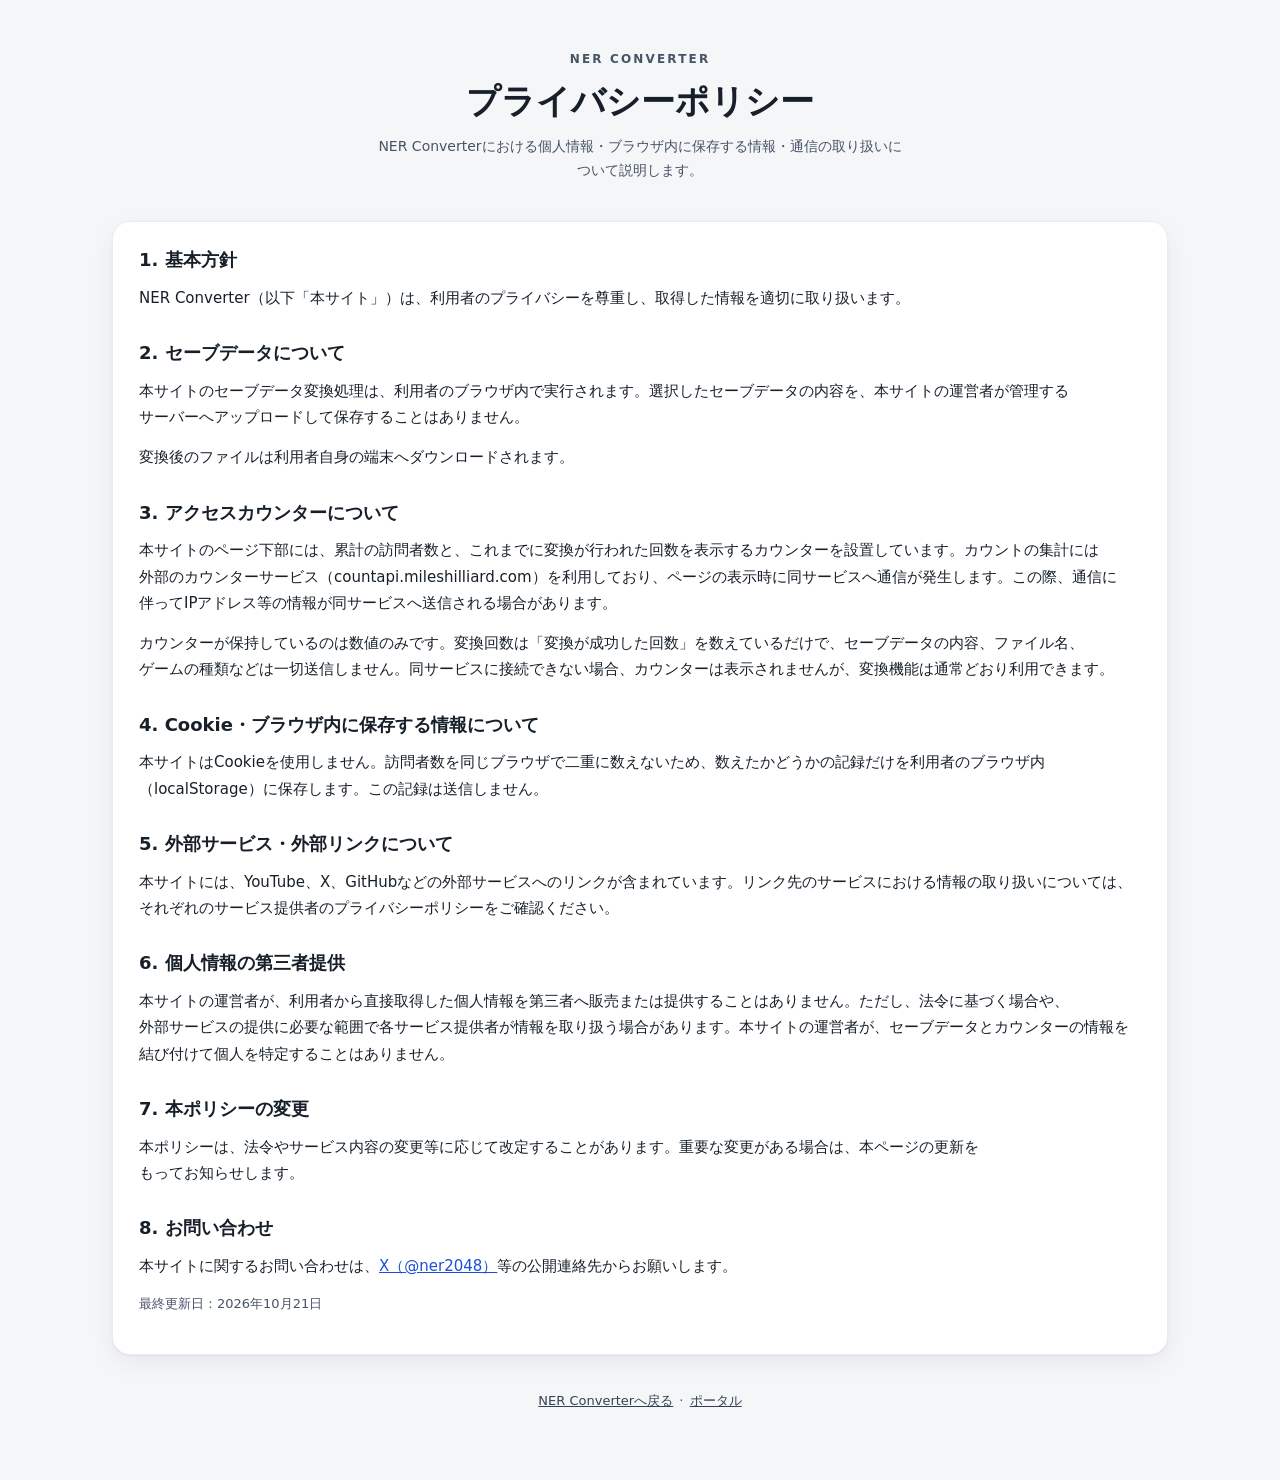
<file: privacy.html>
<!doctype html>
<html lang="ja">
<head>
<meta charset="utf-8">
<meta name="viewport" content="width=device-width, initial-scale=1">
<title>移動しました</title>
<meta name="robots" content="noindex">
<link rel="canonical" href="https://noctis1008-wq.github.io/converter/privacy.html">
<meta http-equiv="refresh" content="0; url=converter/privacy.html">
<script>location.replace("converter/privacy.html"+location.hash);</script>
</head>
<body style="font-family:system-ui,sans-serif;padding:24px">
<p>このページは移動しました。<a href="converter/privacy.html">こちら</a>から開いてください。</p>
</body>
</html>
</file>
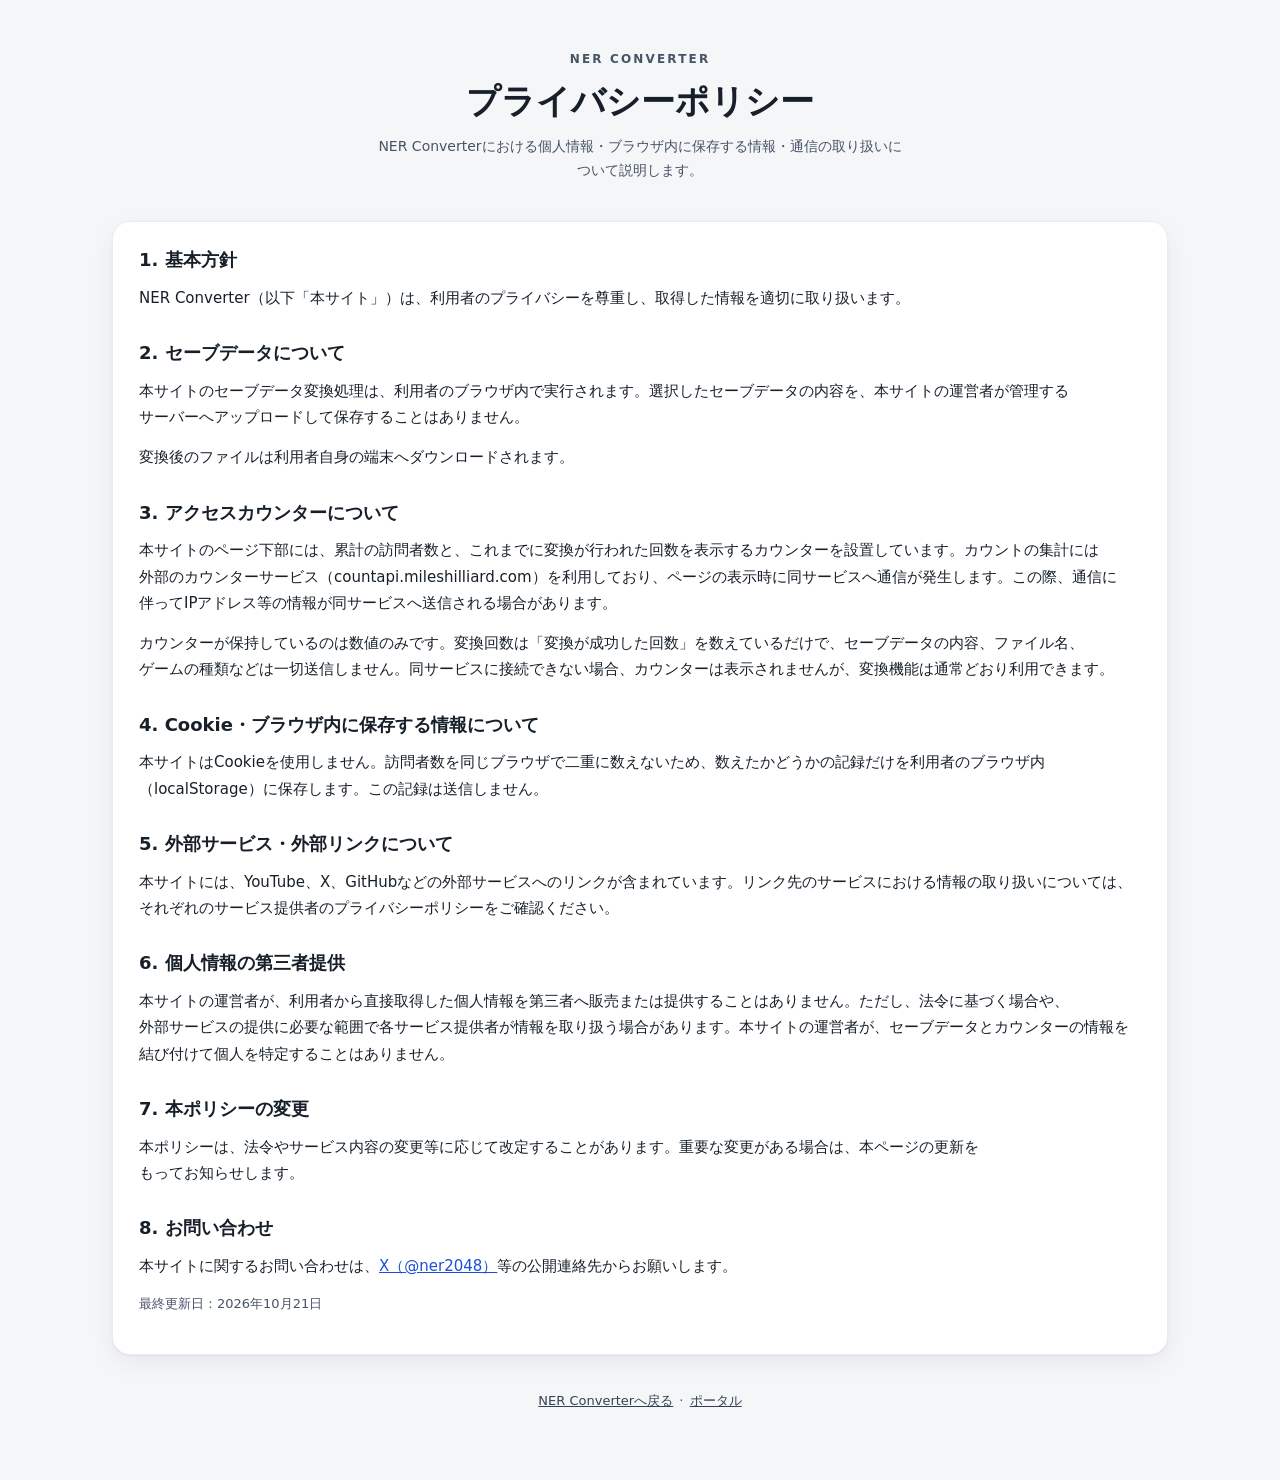
<file: converter/privacy.html>
<!doctype html>
<html lang="ja">
<head>
  <meta charset="utf-8">
  <meta name="viewport" content="width=device-width, initial-scale=1">
  <title>プライバシーポリシー | NER Converter</title>
  <!-- ?v= は index.html と同じ値に揃えること -->
  <link rel="stylesheet" href="style.css?v=18">
</head>
<body>
  <main class="wrap">
    <section class="hero">
      <p class="eyebrow">NER CONVERTER</p>
      <h1>プライバシーポリシー</h1>
      <p class="lead">NER Converterにおける個人情報・ブラウザ内に保存する情報・通信の取り扱いについて説明します。</p>
    </section>

    <section class="info policy">
      <h2>1. 基本方針</h2>
      <p>NER Converter（以下「本サイト」）は、利用者のプライバシーを尊重し、取得した情報を適切に取り扱います。</p>

      <h2>2. セーブデータについて</h2>
      <p>本サイトのセーブデータ変換処理は、利用者のブラウザ内で実行されます。選択したセーブデータの内容を、本サイトの運営者が管理するサーバーへアップロードして保存することはありません。</p>
      <p>変換後のファイルは利用者自身の端末へダウンロードされます。</p>

      <h2>3. アクセスカウンターについて</h2>
      <p>本サイトのページ下部には、累計の訪問者数と、これまでに変換が行われた回数を表示するカウンターを設置しています。カウントの集計には外部のカウンターサービス（countapi.mileshilliard.com）を利用しており、ページの表示時に同サービスへ通信が発生します。この際、通信に伴ってIPアドレス等の情報が同サービスへ送信される場合があります。</p>
      <p>カウンターが保持しているのは数値のみです。変換回数は「変換が成功した回数」を数えているだけで、セーブデータの内容、ファイル名、ゲームの種類などは一切送信しません。同サービスに接続できない場合、カウンターは表示されませんが、変換機能は通常どおり利用できます。</p>

      <h2>4. Cookie・ブラウザ内に保存する情報について</h2>
      <p>本サイトはCookieを使用しません。訪問者数を同じブラウザで二重に数えないため、数えたかどうかの記録だけを利用者のブラウザ内（localStorage）に保存します。この記録は送信しません。</p>

      <h2>5. 外部サービス・外部リンクについて</h2>
      <p>本サイトには、YouTube、X、GitHubなどの外部サービスへのリンクが含まれています。リンク先のサービスにおける情報の取り扱いについては、それぞれのサービス提供者のプライバシーポリシーをご確認ください。</p>

      <h2>6. 個人情報の第三者提供</h2>
      <p>本サイトの運営者が、利用者から直接取得した個人情報を第三者へ販売または提供することはありません。ただし、法令に基づく場合や、外部サービスの提供に必要な範囲で各サービス提供者が情報を取り扱う場合があります。本サイトの運営者が、セーブデータとカウンターの情報を結び付けて個人を特定することはありません。</p>

      <h2>7. 本ポリシーの変更</h2>
      <p>本ポリシーは、法令やサービス内容の変更等に応じて改定することがあります。重要な変更がある場合は、本ページの更新をもってお知らせします。</p>

      <h2>8. お問い合わせ</h2>
      <p>本サイトに関するお問い合わせは、<a href="https://x.com/ner2048" target="_blank" rel="noopener noreferrer">X（@ner2048）</a>等の公開連絡先からお願いします。</p>

      <p class="note">最終更新日：2026年10月21日</p>
    </section>

    <footer>
      <a href="index.html">NER Converterへ戻る</a> · <a href="../">ポータル</a>
    </footer>
  </main>
</body>
</html>
</file>
<file: converter/style.css>
/* ===========================================================================
   NER Converter — style.css
   v17 で画面を作り直した(NER Pokémon Recovery v76 と同じ上部バー・手順・カード)。
   上部バー(YouTube・X・NER PORTAL)/ 手順 1 選ぶ → 2 変換 → 3 ダウンロード /
   スマホではダウンロードボタンを画面下に固定 / パソコン(960px 以上)は左に選ぶ枠と結果、右に安心表示と手順。
   色: ブランドの青(--blue)を主ボタンと選択中に使う。文字色は #475467 以上の濃さ(AA)。
   小さいアイコンは見た目の大きさを変えず、押せる範囲だけ透明な ::after で 44px にする。
   =========================================================================== */
*{box-sizing:border-box}
:root{--bg:#f4f6f8;--card:#fff;--ink:#17202a;--sub:#475467;--mute:#5d6b82;--line:#e4e7ec;--line2:#d0d5dd;--blue:#2563eb;--blue2:#1d4ed8;--blue-soft:#eaf1ff;--ok:#067647;--ok-soft:#e7f8ef;--warn:#b54708;--warn-soft:#fff4e5;--ng:#b42318;--ng-soft:#fef3f2;--r:18px;
  font-family:system-ui,-apple-system,BlinkMacSystemFont,"Hiragino Sans","Noto Sans JP","Segoe UI",sans-serif;color:var(--ink);background:var(--bg);-webkit-text-size-adjust:100%}
body{margin:0;font-size:15px;line-height:1.6;word-break:auto-phrase;text-wrap:pretty}
a{color:var(--blue2)}
code{background:#eef2f7;border-radius:5px;padding:1px 5px;font-size:.92em}
.hidden{display:none!important}
[hidden]{display:none!important}
.skip-link{position:absolute;left:8px;top:-60px;z-index:3000;background:var(--blue);color:#fff;padding:10px 14px;border-radius:10px;font-weight:800}
.skip-link:focus{top:8px}
:focus-visible{outline:3px solid #84adff;outline-offset:2px}
svg{flex:none}

/* ---- 上部のバー(Recovery と同じ) ---- */
.topbar{position:sticky;top:0;z-index:50;display:flex;align-items:center;justify-content:space-between;gap:10px;padding:8px max(14px,env(safe-area-inset-left));background:rgba(244,246,248,.94);backdrop-filter:saturate(1.4) blur(8px);-webkit-backdrop-filter:saturate(1.4) blur(8px);border-bottom:1px solid var(--line)}
.brand{display:flex;align-items:center;min-height:44px;gap:8px;min-width:0;color:var(--ink);text-decoration:none;font-weight:800;font-size:15px;white-space:nowrap}
.brand img{height:30px;width:auto;display:block}
.brand span{overflow:hidden;text-overflow:ellipsis}
.topbar-links{display:flex;align-items:center;gap:8px;flex:none}
.social-icon{position:relative;width:42px;height:42px;display:grid;place-items:center;border-radius:50%;text-decoration:none;box-shadow:0 3px 12px rgba(0,0,0,.22);transition:transform .15s ease,opacity .15s ease}
.social-icon::after,.portal-badge::after{content:"";position:absolute;inset:-1px}
.social-icon:hover{transform:translateY(-2px) scale(1.05);opacity:.88}
.youtube-icon{background:#ff0000}
.youtube-play{width:0;height:0;margin-left:3px;border-top:7px solid transparent;border-bottom:7px solid transparent;border-left:11px solid #fff}
.x-icon{background:#000;color:#fff}
.x-icon svg{width:18px;height:18px}
.portal-badge{position:relative;height:42px;display:inline-flex;align-items:center;gap:7px;padding:0 14px 0 6px;border-radius:999px;text-decoration:none;color:#fff;background:linear-gradient(120deg,#1ec8d8 0%,#2563eb 50%,#7c3aed 100%);font:800 14px/1 system-ui,-apple-system,"Hiragino Sans",sans-serif;letter-spacing:.04em;white-space:nowrap;transition:transform .15s ease,opacity .15s ease;box-shadow:0 3px 12px rgba(0,0,0,.22)}
.portal-badge svg{width:30px;height:30px;flex:none;border-radius:50%;background:rgba(255,255,255,.14)}
.portal-badge:hover{transform:translateY(-2px) scale(1.03);opacity:.92}
@media(max-width:600px){.brand img{height:34px}.brand>span{position:absolute;width:1px;height:1px;overflow:hidden;clip:rect(0 0 0 0)}.topbar-links{gap:6px}.social-icon{width:38px;height:38px}.portal-badge{height:38px;padding:0 12px 0 5px;gap:6px;font-size:12px}.social-icon::after,.portal-badge::after{inset:-3px}.portal-badge svg{width:28px;height:28px}}
@media(max-width:360px){.brand img{height:28px}.portal-badge>span{display:none}.portal-badge{padding:0 6px}}

/* ---- 手順 ---- */
.steps{list-style:none;display:flex;gap:6px;max-width:1120px;margin:12px auto 0;padding:0 16px}
.step{flex:1;text-align:center;font-size:14px;font-weight:700;color:var(--mute);line-height:1.3}
.step .bar{display:block;height:5px;border-radius:5px;background:#dfe3ea;margin-bottom:7px;transition:background .2s}
.step b{display:inline-grid;place-items:center;width:24px;height:24px;border-radius:50%;background:#667085;color:#fff;font-size:14px;margin-right:4px;vertical-align:-4px}
.step.done{color:var(--sub)}.step.done .bar{background:#7aa2ff}.step.done b{background:var(--blue2)}
.step.now{color:var(--blue2)}.step.now .bar,.step.now b{background:var(--blue)}
.step.error{color:var(--ng)}.step.error .bar,.step.error b{background:#f04438}
.s-long{display:none}

/* ---- 全体 ---- */
.wrap{max-width:720px;margin:0 auto;padding:12px 16px 40px}
.card{background:var(--card);border:1px solid #e9edf2;border-radius:var(--r);box-shadow:0 1px 2px rgba(16,24,40,.05),0 8px 24px rgba(16,24,40,.06)}
.card+.card,.col-side>.card{margin-top:14px}
.hero{text-align:center;padding:4px 4px 0}
.brand-h1{margin:0;line-height:0}
.brand-logo{display:block;width:100%;max-width:240px;height:auto;margin:0 auto}
.hero-title{margin:4px 0 0;font-size:20px;line-height:1.45;font-weight:900}
.lead{margin:6px 0 0;font-size:14px;color:var(--sub);line-height:1.7}
.games{display:flex;justify-content:center;flex-wrap:wrap;gap:6px;margin:10px 0 0}
.games span{padding:5px 10px;border-radius:999px;background:var(--blue-soft);color:var(--blue2);font-size:13px;font-weight:800}
.m-br{display:inline}

/* ---- ボタン ---- */
.button{display:flex;align-items:center;justify-content:center;gap:8px;width:100%;min-height:52px;margin-top:14px;border:0;border-radius:14px;padding:12px 18px;background:var(--blue);color:#fff;font:inherit;font-size:17px;font-weight:800;cursor:pointer;box-shadow:0 6px 16px rgba(37,99,235,.25);text-decoration:none}
.button:hover{background:var(--blue2)}
.button svg{width:20px;height:20px}
.pick-again{display:none}
.has-file .pick-first{display:none}.has-file .pick-again{display:inline}
.has-file .drop-button{background:#fff;color:var(--ink);border:1.5px solid var(--line2);box-shadow:none;font-size:15px;min-height:48px}

/* ---- ファイルを選ぶ枠 ---- */
.upload-card{margin-top:14px;padding:14px;display:flex;flex-direction:column}
.drop{display:block;border:2px dashed #9db8f5;background:linear-gradient(180deg,#f5f8ff,#fff);border-radius:14px;padding:16px 14px 14px;text-align:center;cursor:pointer;transition:.15s}
.drop:hover,.drop.drag{border-color:var(--blue);background:var(--blue-soft)}
.drop input{display:none}
.drop-icon{width:48px;height:48px;margin:0 auto 8px;display:grid;place-items:center;border-radius:16px;background:var(--blue-soft);color:var(--blue)}
.drop-icon svg{width:30px;height:30px}
.drop-title{display:block;font-size:18px;font-weight:900}
.drop-sub{display:block;margin-top:4px;color:var(--sub);font-size:13px;line-height:1.6}
.drop-fmt{display:block;margin-top:10px;color:var(--sub);font-size:13px}
.when-mouse{display:none}
@media(hover:hover) and (pointer:fine){.when-touch{display:none}.when-mouse{display:inline}}
.trust{display:flex;gap:10px;align-items:flex-start;margin-top:12px;padding:12px 14px;border-radius:12px;background:var(--ok-soft);color:#05603a;font-size:13px;line-height:1.6}
.trust svg{width:20px;height:20px;margin-top:1px}
.trust p{margin:0}
.trust b{display:block;font-size:14px}
.trust-plain{margin:0;padding:0;background:none}
.status{margin-top:12px;padding:12px 14px;border-radius:12px;background:#f2f4f7;line-height:1.6;font-size:14.5px}
.status.error{background:var(--ng-soft);color:var(--ng)}
.has-result .status,.has-error .status{display:none}

/* ---- 変換できなかったとき ---- */
.error-card{order:-1}
.error-title{display:flex;gap:10px;align-items:center;margin:0;font-size:19px;font-weight:900;line-height:1.4}
.error-title span{flex:none;width:36px;height:36px;border-radius:12px;background:var(--ng-soft);display:grid;place-items:center;font-size:18px}
.errbox{margin-top:12px;padding:14px;border-radius:12px;background:var(--ng-soft);color:var(--ng);font-size:14px;line-height:1.6;border:1px solid #fecdca}
.chk{list-style:none;margin:6px 0 0;padding:0}
.chk li{display:flex;gap:10px;padding:10px 0;border-top:1px solid #f0f2f5;font-size:14px;line-height:1.6}
.chk li:first-child{border-top:0}
.chk li::before{content:"";flex:none;width:8px;height:8px;border-radius:50%;background:var(--blue);margin-top:8px}
.error-card .sec-h{margin-top:16px}

/* ---- 変換できたとき ---- */
.result{order:-1}
.result-head{display:flex;gap:12px;align-items:center}
.ok-big{flex:none;width:44px;height:44px;border-radius:14px;background:var(--ok-soft);color:var(--ok);display:grid;place-items:center}
.ok-big svg{width:26px;height:26px}
.result-head-text{flex:1;min-width:0}
.result-head h2{margin:0;font-size:19px;font-weight:900;line-height:1.35}
.result-head p{margin:2px 0 0;font-size:14px;color:var(--sub)}
.again{flex:none;display:inline-flex;align-items:center;min-height:44px;padding:0 4px;font-size:14px;font-weight:800;color:var(--blue2);cursor:pointer}
.file-row{display:flex;align-items:center;gap:12px;margin:14px 0 4px;padding:12px;border-radius:12px;background:#f7f9fc;border:1px solid var(--line)}
.file-row .fi{width:40px;height:40px;border-radius:10px;background:var(--blue-soft);color:var(--blue);display:grid;place-items:center;flex:none}
.file-row .fi svg{width:22px;height:22px}
.file-row b{font-size:16px}.file-row small{display:block;font-size:13px;color:var(--sub)}
.kv{margin-top:6px}
.result-row{display:flex;justify-content:space-between;gap:12px;padding:11px 0;border-top:1px solid #f0f2f5;font-size:14px}
.result-row:first-child{border-top:0}
.result-row span{color:var(--sub);flex:none}
.result-row strong{text-align:right;font-weight:800;display:inline-flex;align-items:center;justify-content:flex-end;gap:4px;flex-wrap:wrap}
.result-row strong span{color:inherit}
.ok-ic{display:inline-grid;place-items:center;width:20px;height:20px;border-radius:50%;background:var(--ok);color:#fff;font-size:12px;font-weight:900;font-style:normal;flex:none}
.dock{margin-top:6px}
.dock-meta{display:none;justify-content:space-between;gap:10px;margin:0 0 8px;font-size:13px;color:var(--sub)}
.dock-meta b{color:var(--ink)}
.dock .button{margin-top:10px}
.note{color:var(--sub);font-size:13px;line-height:1.6;margin:8px 0 0}

/* ---- 右側(スマホでは下) ---- */
.side-card{padding:16px}
.trust-card{display:none}
.sec-h{display:flex;align-items:center;gap:8px;font-size:16px;font-weight:800;margin:0 0 8px}
.sec-h::before{content:"";width:4px;height:18px;border-radius:3px;background:var(--blue)}
.how{list-style:none;counter-reset:s;margin:0;padding:0}
.how li{counter-increment:s;display:flex;gap:10px;font-size:14px;line-height:1.65;padding:9px 0;border-top:1px solid #f0f2f5}
.how li:first-child{border-top:0}
.how li::before{content:counter(s);flex:none;display:grid;place-items:center;width:24px;height:24px;margin-top:1px;border-radius:7px;background:var(--blue-soft);color:var(--blue2);font-weight:800;font-size:13px}
.warnbox{display:flex;gap:10px;margin:12px 0 0;padding:12px 14px;border-radius:12px;background:var(--warn-soft);color:#93370d;font-size:13.5px;line-height:1.6}

footer{text-align:center;padding:24px 0 8px;font-size:13px;color:var(--sub);line-height:1.9}
footer a{color:#344054;display:inline-block;padding:10px 2px}  /* 押せる範囲を 44px に */
.app-version{color:var(--sub)}
.visitor-counter{margin-top:4px;font-size:12px;font-variant-numeric:tabular-nums;color:var(--sub)}

/* ---- スマホ・タブレット(959px まで) ---- */
@media(max-width:959px){
  /* 結果・エラーが出たら、上の説明と選ぶ枠をしまう(「別のファイル」で選び直せる) */
  .has-result .hero,.has-error .hero,.has-result .drop,.has-error .drop,.has-result .trust-m{display:none}
  .has-result .upload-card{margin-top:14px}
  .has-error .trust-m{margin-top:14px}
  /* ダウンロードボタンは画面の下に固定 */
  .has-result{padding-bottom:calc(132px + env(safe-area-inset-bottom))}
  .has-result .dock{position:fixed;left:0;right:0;bottom:0;z-index:60;margin:0;padding:10px 16px calc(12px + env(safe-area-inset-bottom));background:rgba(255,255,255,.97);border-top:1px solid var(--line);box-shadow:0 -6px 20px rgba(16,24,40,.08)}
  .has-result .dock>*{max-width:688px;margin-left:auto;margin-right:auto}
  .has-result .dock-meta{display:flex}
  .has-result .dock .button{margin-top:0}
}

/* ---- パソコン(960px 以上): 左に選ぶ枠と結果、右に安心表示と手順 ---- */
@media(min-width:960px){
  .steps{padding:0 32px;margin-top:18px}
  .s-short{display:none}.s-long{display:inline}
  .wrap{max-width:1120px;padding:16px 32px 48px}
  .layout{display:grid;grid-template-columns:minmax(0,1fr) 380px;gap:22px;align-items:start}
  .col-side>.card:first-child{margin-top:0}
  .card-d{background:var(--card);border:1px solid #e9edf2;border-radius:var(--r);box-shadow:0 1px 2px rgba(16,24,40,.05),0 8px 24px rgba(16,24,40,.06)}
  .hero{display:flex;align-items:center;gap:20px;padding:18px 22px;text-align:left}
  .brand-h1{flex:none;width:230px}
  .brand-logo{max-width:none}
  .hero-title{font-size:22px;margin:0}
  .m-br{display:none}
  .games{justify-content:flex-start}
  .upload-card{margin-top:16px;padding:18px}
  .drop{padding:28px 18px 18px}
  .trust-m{display:none}
  .trust-card{display:block}
  .has-result .upload-card,.has-error .upload-card{display:grid;grid-template-columns:1fr 1fr;gap:18px;align-items:start}
  .has-result .drop,.has-error .drop{grid-column:1;grid-row:1;align-self:stretch;display:flex;flex-direction:column;justify-content:center}
  .has-result .result,.has-error .error-card{grid-column:2;grid-row:1}
  .result-head .again{display:none}
  .file-row{display:none}
  .result .note{display:block}
}
@media(max-width:959px){.result .note{display:none}}

/* privacy.html */
.policy{padding:24px 26px}
.policy h2{font-size:18px;margin:28px 0 10px}
.policy h2:first-child{margin-top:0}
.policy p{line-height:1.75;margin:0 0 14px}
body:not(:has(.topbar)) .wrap{padding-top:32px}
body:not(:has(.topbar)) .hero{display:block;text-align:center;margin-bottom:20px}
.eyebrow{font-size:12px;font-weight:800;letter-spacing:.18em;margin:0 0 10px;color:var(--sub)}
body:not(:has(.topbar)) .hero h1{margin:0;font-size:clamp(26px,7vw,34px);line-height:1.3}
body:not(:has(.topbar)) .hero .lead{max-width:620px;margin:12px auto 0}
.info.policy{background:var(--card);border:1px solid #e9edf2;border-radius:var(--r);box-shadow:0 1px 2px rgba(16,24,40,.05),0 8px 24px rgba(16,24,40,.06)}
</file>
